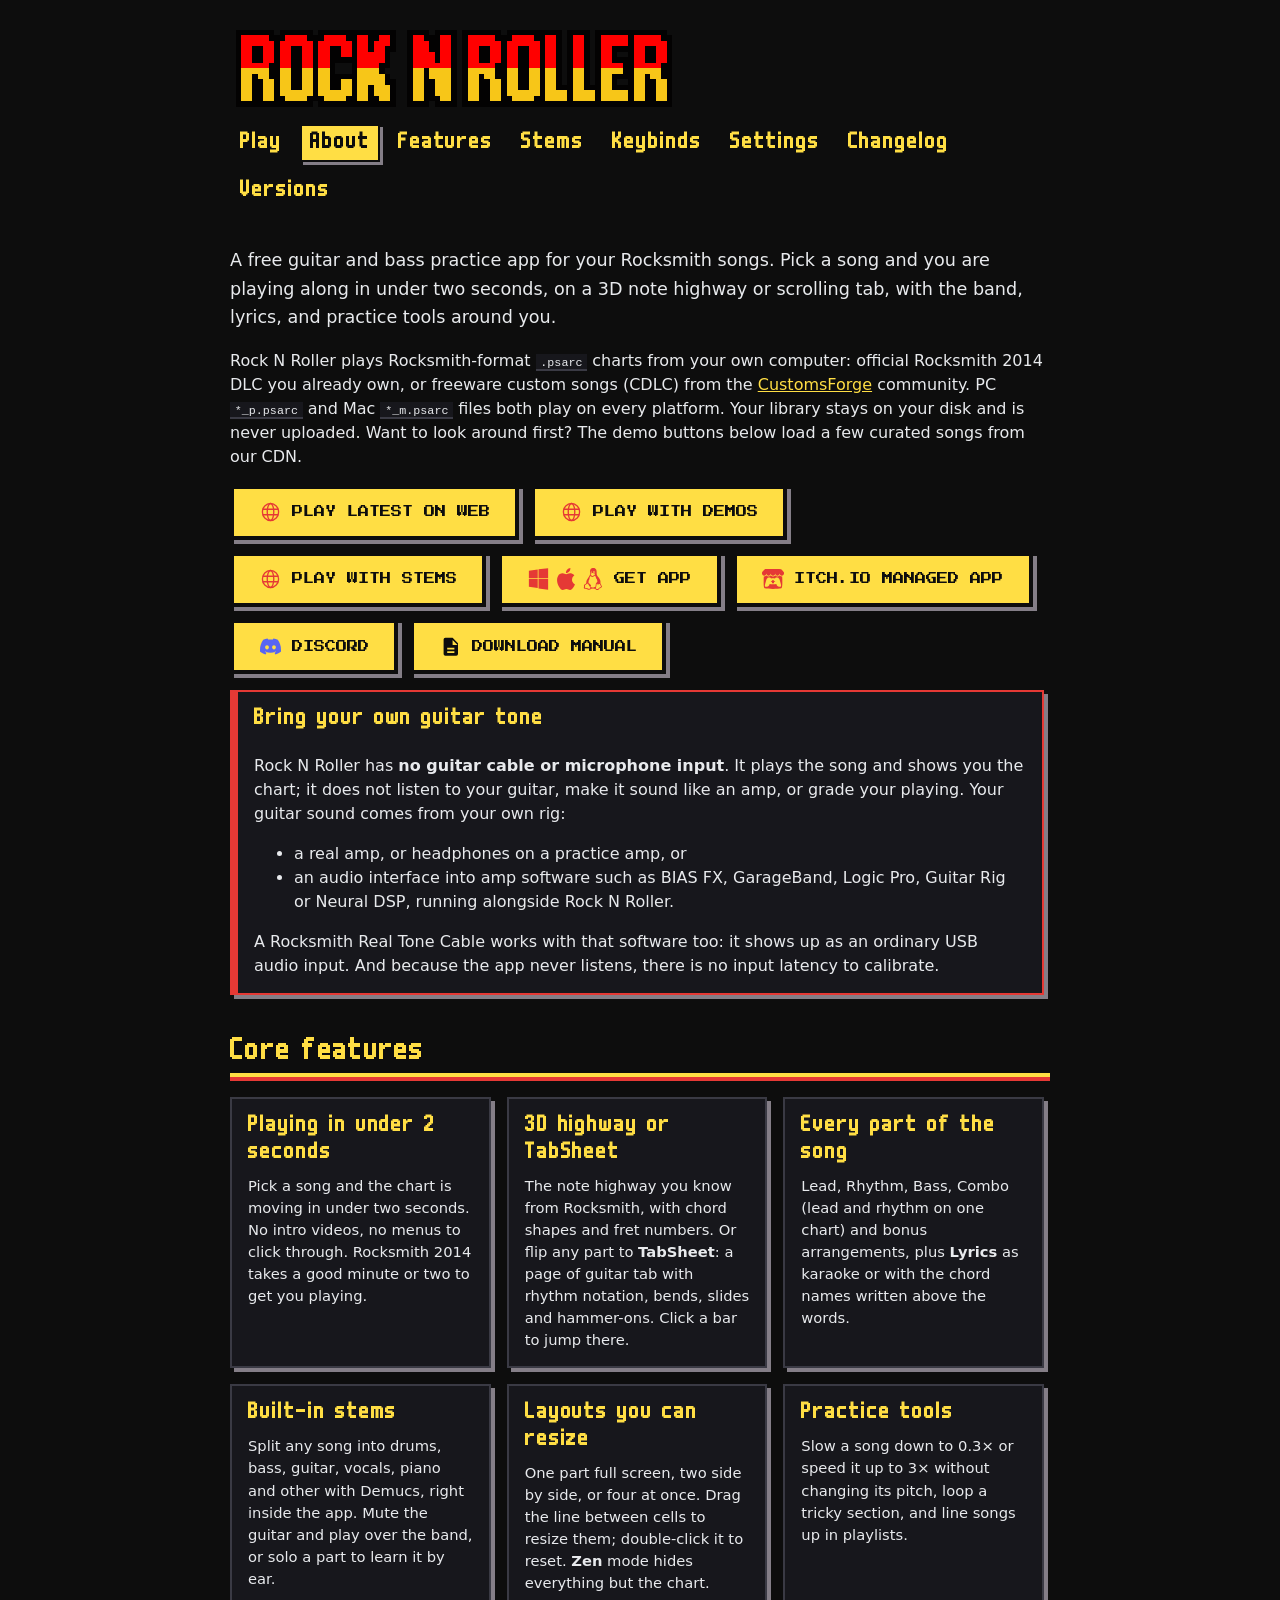
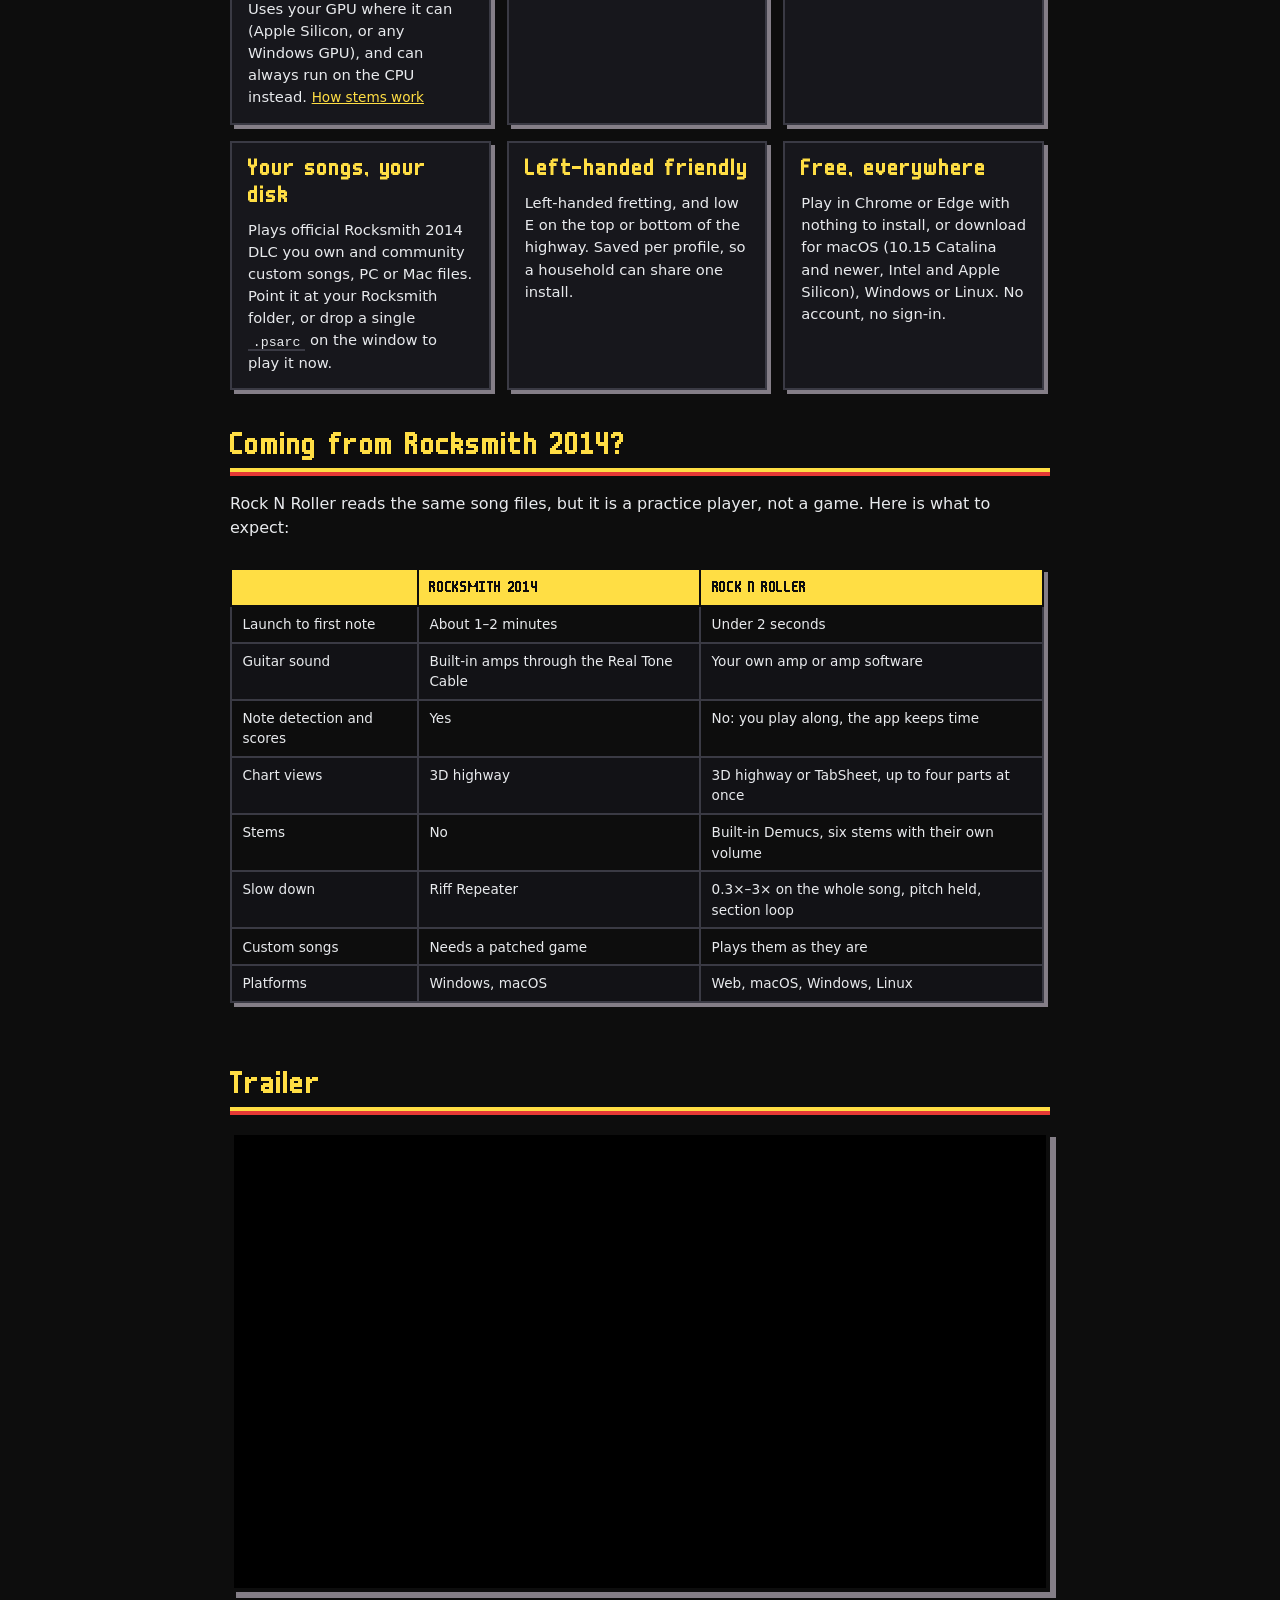
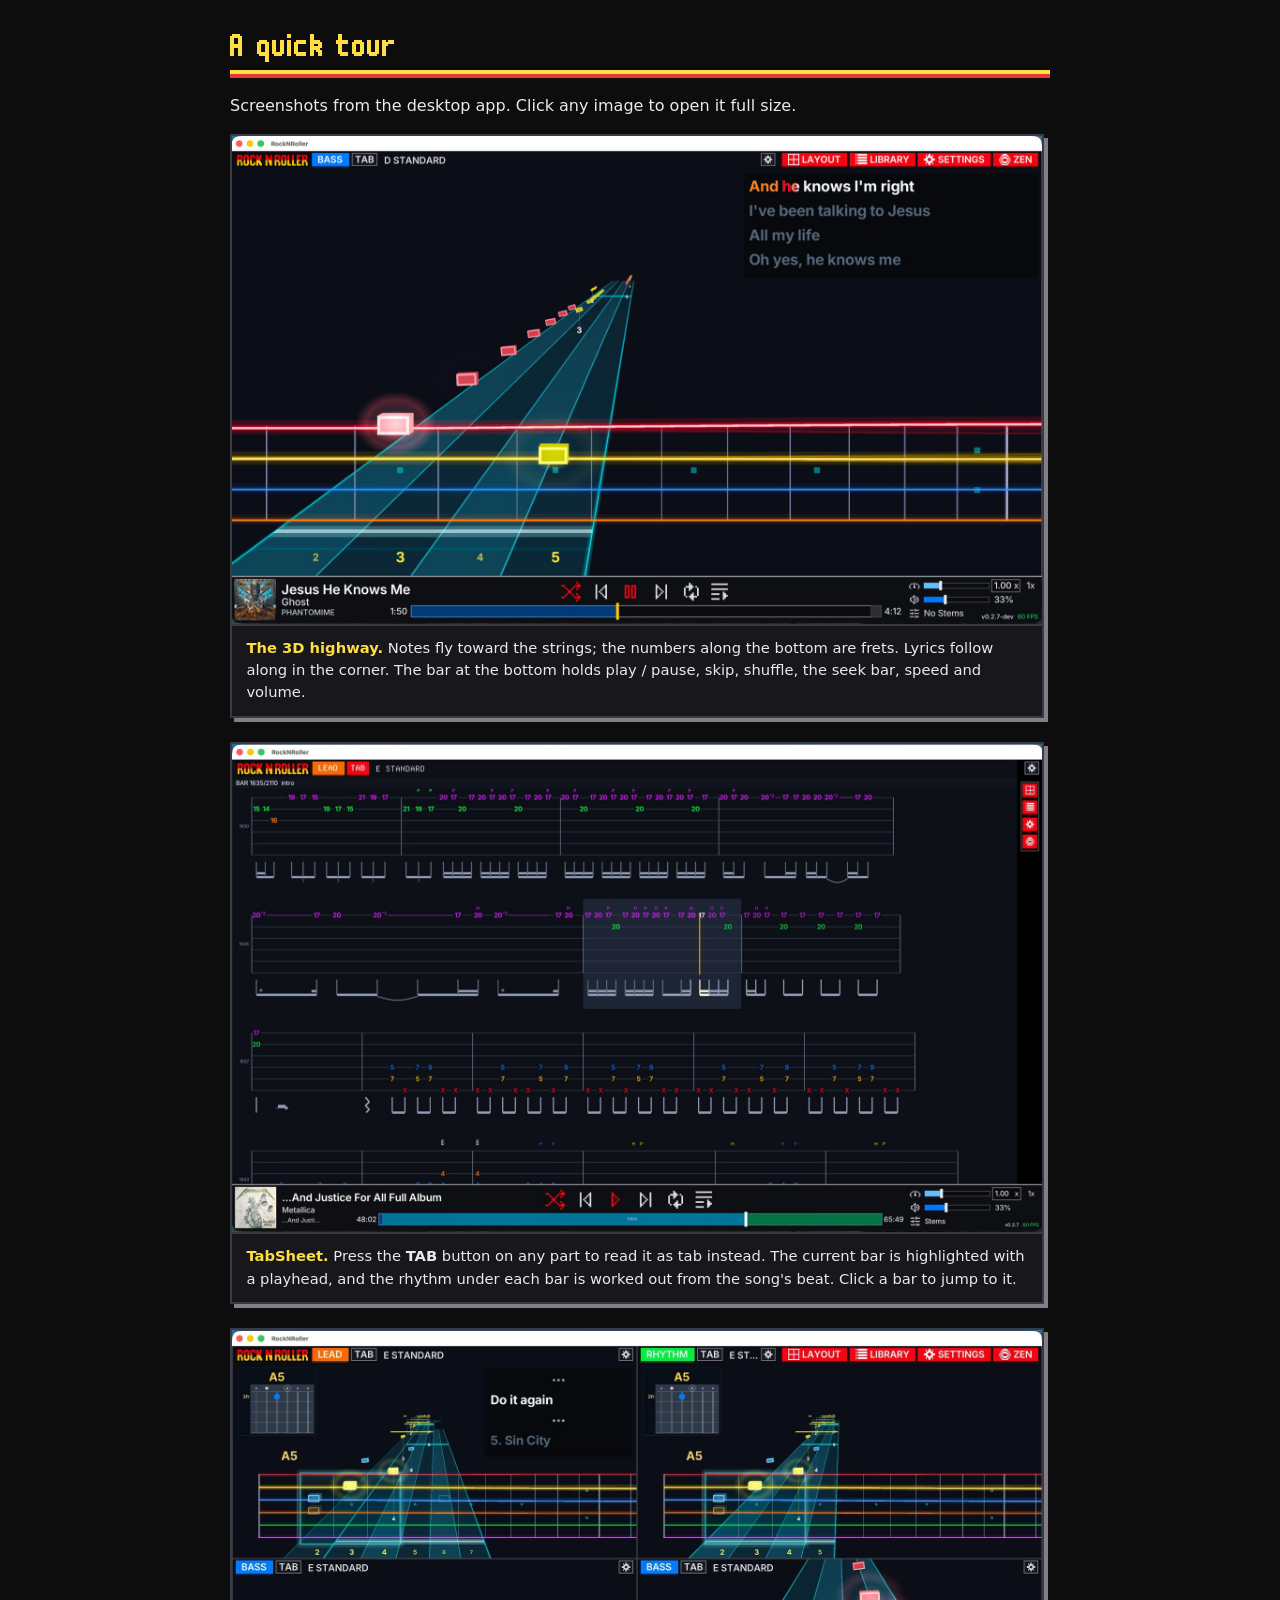
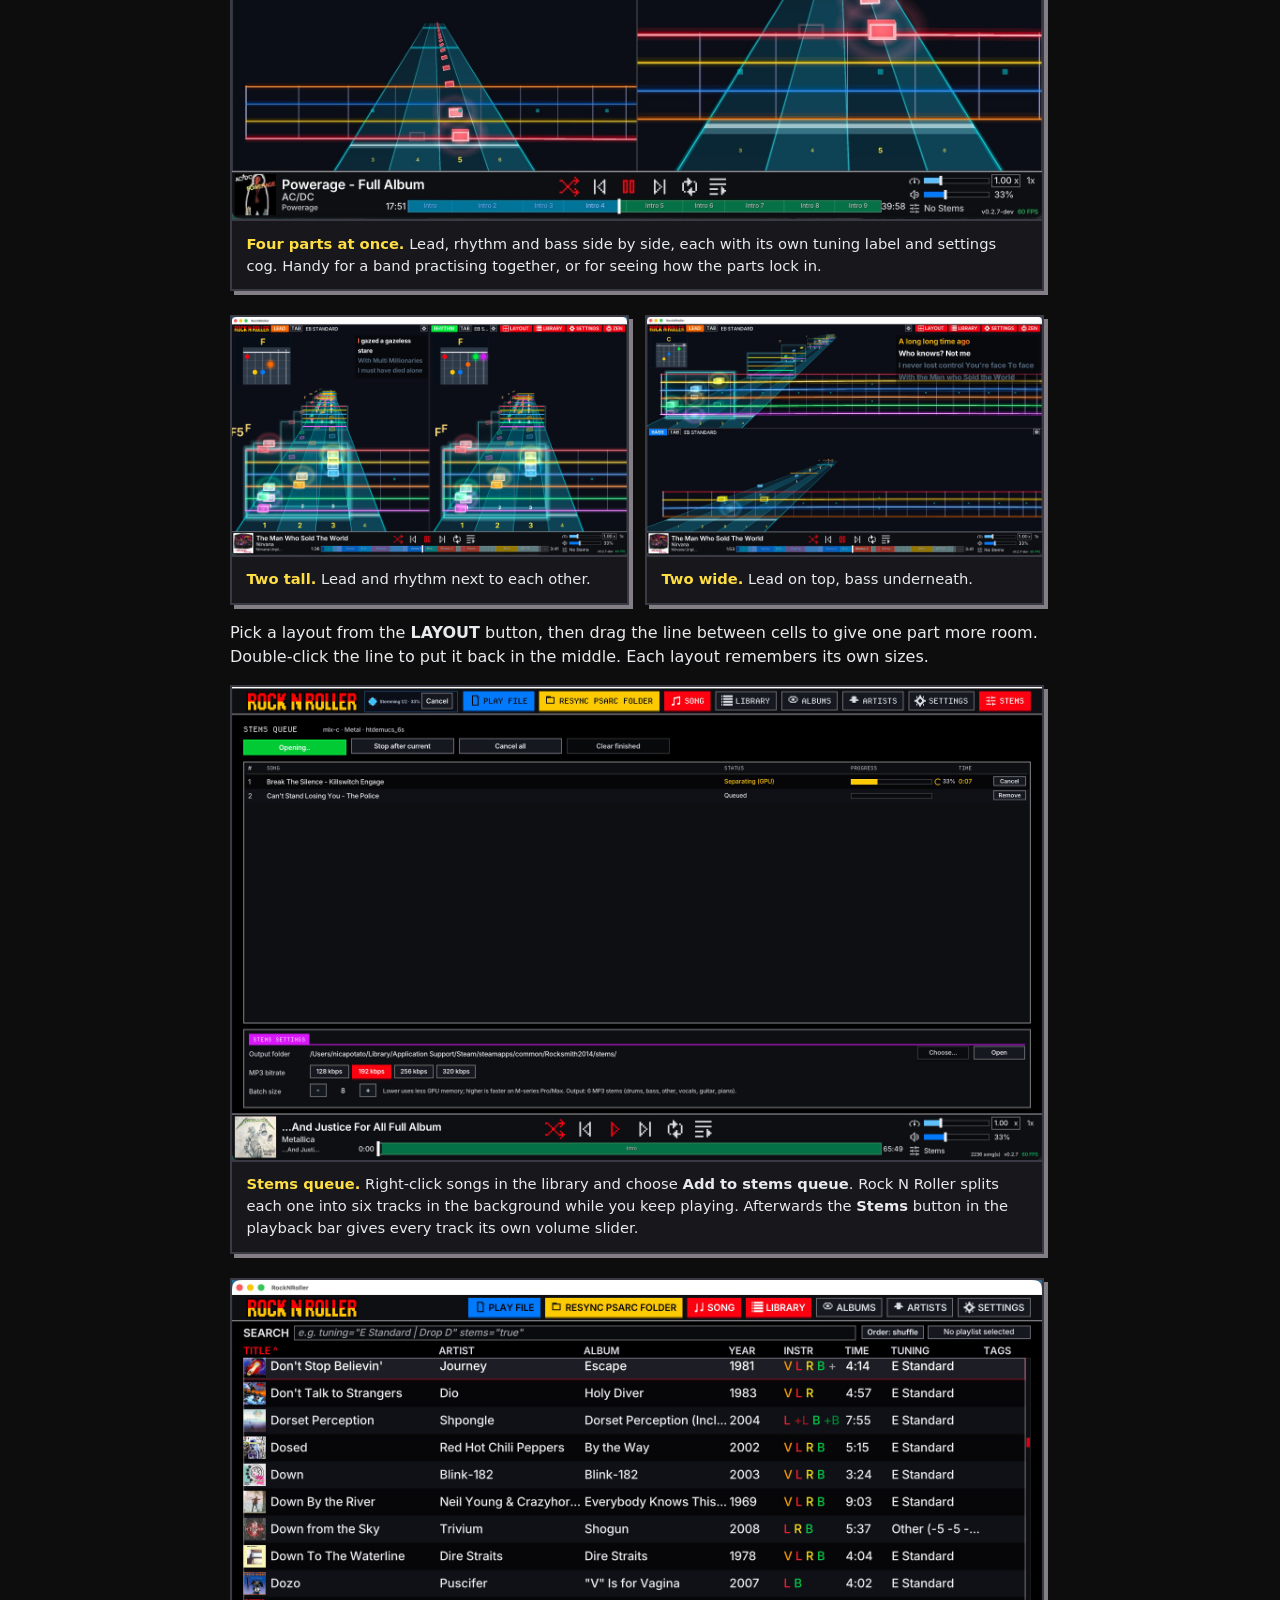
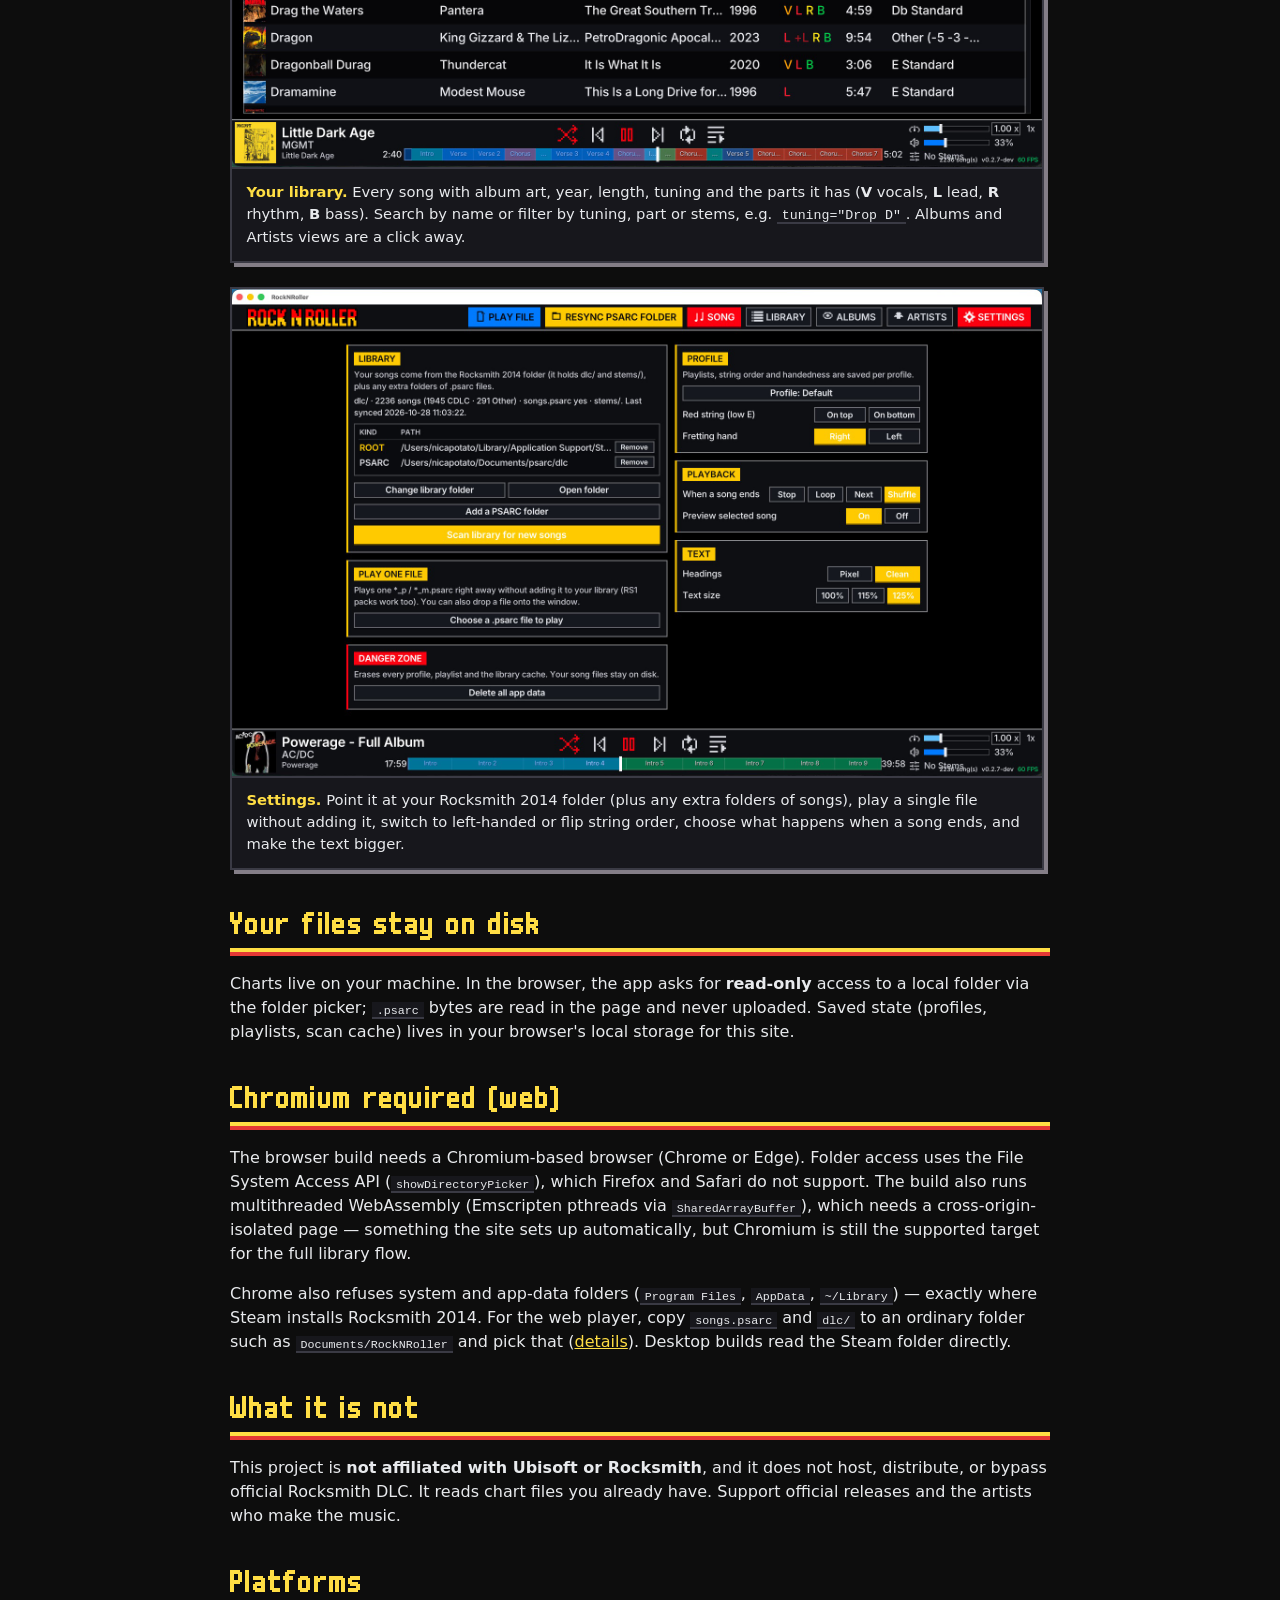
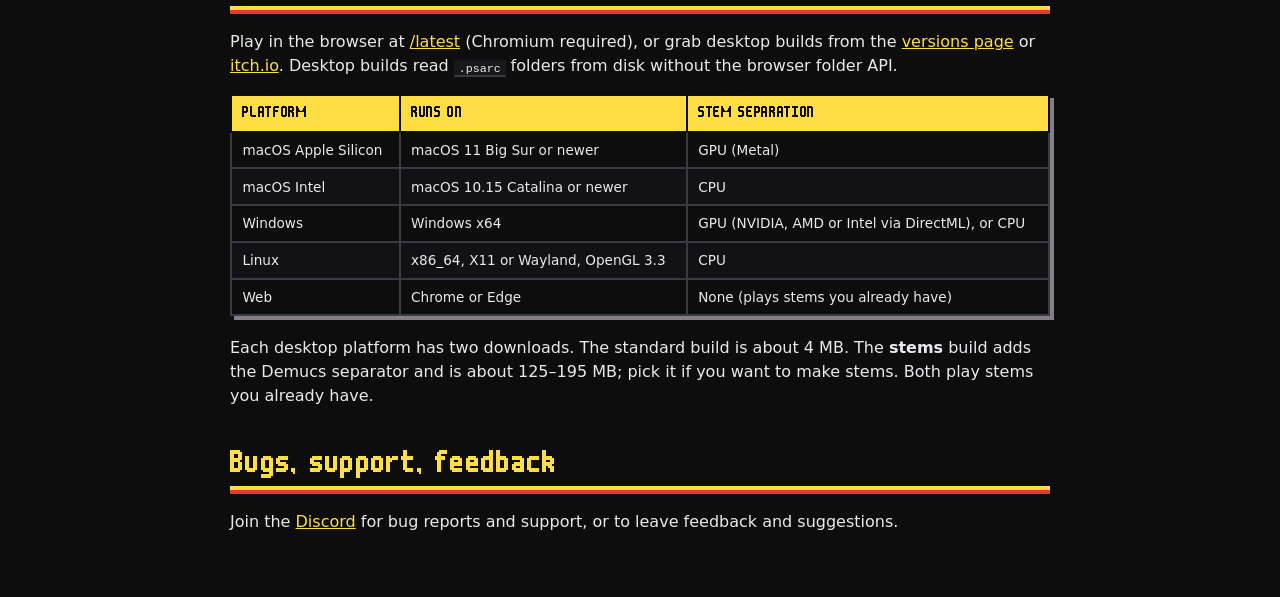
<file: index.html>
<!doctype html>
<html lang="en">
  <head>
    <meta charset="utf-8" />
    <meta name="viewport" content="width=device-width, initial-scale=1" />
    <title>Rock N Roller</title>
    <meta
      name="description"
      content="Free guitar and bass practice app for Rocksmith 2014 songs and CDLC: 3D highway, TabSheet, built-in Demucs stems, resizable layouts. Web, macOS, Windows, Linux."
    />
    <link rel="icon" type="image/png" href="/rocknroller-icon.png" />
    <link rel="preconnect" href="https://fonts.googleapis.com" />
    <link rel="preconnect" href="https://fonts.gstatic.com" crossorigin />
    <link
      href="https://fonts.googleapis.com/css2?family=Press+Start+2P&display=swap"
      rel="stylesheet"
    />
    <link rel="stylesheet" href="/assets/site.css" />
  </head>
  <body>
    <main class="page">
      <h1 class="page__title">
        <img
          class="page__logo"
          src="/rocknroller-logo.png"
          alt="Rock N Roller"
          width="810"
          height="160"
        />
      </h1>
      <nav class="page__nav">
        <a href="/latest/">Play</a>
        <a href="/" aria-current="page">About</a>
        <a href="/features/">Features</a>
        <a href="/demucs-stems/">Stems</a>
        <a href="/keybinds/">Keybinds</a>
        <a href="/configurations/">Settings</a>
        <a href="/changelog/">Changelog</a>
        <a href="/versions/">Versions</a>
      </nav>

      <p class="lede">
        A free guitar and bass practice app for your Rocksmith songs. Pick a
        song and you are playing along in under two seconds, on a 3D note
        highway or scrolling tab, with the band, lyrics, and practice tools
        around you.
      </p>
      <p>
        Rock N Roller plays Rocksmith-format <code>.psarc</code> charts from
        your own computer: official Rocksmith 2014 DLC you already own, or
        freeware custom songs (CDLC) from the
        <a href="https://customsforge.com" rel="noopener">CustomsForge</a>
        community. PC <code>*_p.psarc</code> and Mac <code>*_m.psarc</code>
        files both play on every platform. Your library stays on your disk and
        is never uploaded. Want to look around first? The demo buttons below
        load a few curated songs from our CDN.
      </p>

      <div class="btn-row">
        <a class="btn" href="/latest/">
          <img
            class="btn__icon"
            src="/assets/icons/web.svg"
            alt=""
            width="24"
            height="24"
          />
          Play latest on web
        </a>
        <a class="btn" href="/latest/?demo=songs">
          <img
            class="btn__icon"
            src="/assets/icons/web.svg"
            alt=""
            width="24"
            height="24"
          />
          Play with demos
        </a>
        <a class="btn" href="/latest/?demo=stems">
          <img
            class="btn__icon"
            src="/assets/icons/web.svg"
            alt=""
            width="24"
            height="24"
          />
          Play with stems
        </a>
        <a class="btn" href="/versions/">
          <span class="btn__icons" aria-hidden="true">
            <img
              class="btn__icon"
              src="/assets/icons/windows.svg"
              alt=""
              width="24"
              height="24"
            />
            <img
              class="btn__icon"
              src="/assets/icons/apple.svg"
              alt=""
              width="24"
              height="24"
            />
            <img
              class="btn__icon"
              src="/assets/icons/linux.svg"
              alt=""
              width="24"
              height="24"
            />
          </span>
          Get app
        </a>
        <a
          class="btn"
          href="https://nicapotato.itch.io/rocknroller"
          rel="noopener"
        >
          <img
            class="btn__icon"
            src="/assets/icons/itchdotio.svg"
            alt=""
            width="24"
            height="24"
          />
          Itch.io managed app
        </a>
        <a
          class="btn"
          href="https://discord.gg/RdxyMHs3XQ"
          rel="noopener"
        >
          <img
            class="btn__icon"
            src="/assets/icons/discord.svg"
            alt=""
            width="24"
            height="24"
          />
          Discord
        </a>
        <a class="btn" href="/rocknroller-manual.pdf" download="rocknroller-manual.pdf">
          <svg
            class="btn__icon"
            viewBox="0 0 24 24"
            width="24"
            height="24"
            aria-hidden="true"
            focusable="false"
          >
            <path
              fill="currentColor"
              d="M14 2H6a2 2 0 0 0-2 2v16a2 2 0 0 0 2 2h12a2 2 0 0 0 2-2V8zm0 2.5L19.5 10H14zM8 13h8v2H8zm0 4h8v2H8z"
            />
          </svg>
          Download manual
        </a>
      </div>

      <div class="callout">
        <p class="callout__title">Bring your own guitar tone</p>
        <p>
          Rock N Roller has <strong>no guitar cable or microphone input</strong>.
          It plays the song and shows you the chart; it does not listen to
          your guitar, make it sound like an amp, or grade your playing. Your
          guitar sound comes from your own rig:
        </p>
        <ul>
          <li>a real amp, or headphones on a practice amp, or</li>
          <li>
            an audio interface into amp software such as BIAS FX, GarageBand,
            Logic Pro, Guitar Rig or Neural DSP, running alongside Rock N
            Roller.
          </li>
        </ul>
        <p>
          A Rocksmith Real Tone Cable works with that software too: it shows
          up as an ordinary USB audio input. And because the app never
          listens, there is no input latency to calibrate.
        </p>
      </div>

      <h2 id="core-features">Core features</h2>
      <div class="feature-grid">
        <div class="feature-card">
          <h3>Playing in under 2 seconds</h3>
          <p>
            Pick a song and the chart is moving in under two seconds. No
            intro videos, no menus to click through. Rocksmith 2014 takes a
            good minute or two to get you playing.
          </p>
        </div>
        <div class="feature-card">
          <h3>3D highway or TabSheet</h3>
          <p>
            The note highway you know from Rocksmith, with chord shapes and
            fret numbers. Or flip any part to <strong>TabSheet</strong>: a
            page of guitar tab with rhythm notation, bends, slides and
            hammer-ons. Click a bar to jump there.
          </p>
        </div>
        <div class="feature-card">
          <h3>Every part of the song</h3>
          <p>
            Lead, Rhythm, Bass, Combo (lead and rhythm on one chart) and
            bonus arrangements, plus <strong>Lyrics</strong> as karaoke or
            with the chord names written above the words.
          </p>
        </div>
        <div class="feature-card">
          <h3>Built-in stems</h3>
          <p>
            Split any song into drums, bass, guitar, vocals, piano and other
            with Demucs, right inside the app. Mute the guitar and play over
            the band, or solo a part to learn it by ear.
          </p>
          <p>
            Uses your GPU where it can (Apple Silicon, or any Windows GPU),
            and can always run on the CPU instead.
            <a class="more" href="/demucs-stems/">How stems work</a>
          </p>
        </div>
        <div class="feature-card">
          <h3>Layouts you can resize</h3>
          <p>
            One part full screen, two side by side, or four at once. Drag the
            line between cells to resize them; double-click it to reset.
            <strong>Zen</strong> mode hides everything but the chart.
          </p>
        </div>
        <div class="feature-card">
          <h3>Practice tools</h3>
          <p>
            Slow a song down to 0.3× or speed it up to 3× without changing
            its pitch, loop a tricky section, and line songs up in playlists.
          </p>
        </div>
        <div class="feature-card">
          <h3>Your songs, your disk</h3>
          <p>
            Plays official Rocksmith 2014 DLC you own and community custom
            songs, PC or Mac files. Point it at your Rocksmith folder, or
            drop a single <code>.psarc</code> on the window to play it now.
          </p>
        </div>
        <div class="feature-card">
          <h3>Left-handed friendly</h3>
          <p>
            Left-handed fretting, and low E on the top or bottom of the
            highway. Saved per profile, so a household can share one install.
          </p>
        </div>
        <div class="feature-card">
          <h3>Free, everywhere</h3>
          <p>
            Play in Chrome or Edge with nothing to install, or download for
            macOS (10.15 Catalina and newer, Intel and Apple Silicon),
            Windows or Linux. No account, no sign-in.
          </p>
        </div>
      </div>

      <h2 id="vs-rocksmith">Coming from Rocksmith 2014?</h2>
      <p>
        Rock N Roller reads the same song files, but it is a practice player,
        not a game. Here is what to expect:
      </p>
      <div class="versions-scroll">
        <table class="specs">
          <thead>
            <tr>
              <th></th>
              <th>Rocksmith 2014</th>
              <th>Rock N Roller</th>
            </tr>
          </thead>
          <tbody>
            <tr>
              <td>Launch to first note</td>
              <td>About 1–2 minutes</td>
              <td>Under 2 seconds</td>
            </tr>
            <tr>
              <td>Guitar sound</td>
              <td>Built-in amps through the Real Tone Cable</td>
              <td>Your own amp or amp software</td>
            </tr>
            <tr>
              <td>Note detection and scores</td>
              <td>Yes</td>
              <td>No: you play along, the app keeps time</td>
            </tr>
            <tr>
              <td>Chart views</td>
              <td>3D highway</td>
              <td>3D highway or TabSheet, up to four parts at once</td>
            </tr>
            <tr>
              <td>Stems</td>
              <td>No</td>
              <td>Built-in Demucs, six stems with their own volume</td>
            </tr>
            <tr>
              <td>Slow down</td>
              <td>Riff Repeater</td>
              <td>0.3×–3× on the whole song, pitch held, section loop</td>
            </tr>
            <tr>
              <td>Custom songs</td>
              <td>Needs a patched game</td>
              <td>Plays them as they are</td>
            </tr>
            <tr>
              <td>Platforms</td>
              <td>Windows, macOS</td>
              <td>Web, macOS, Windows, Linux</td>
            </tr>
          </tbody>
        </table>
      </div>

      <h2>Trailer</h2>
      <div class="video-embed">
        <iframe
          src="https://www.youtube.com/embed/mZiZ-eMecio"
          title="RocknRoller PSARC CDLC Player Freeware - Beta 0.2.2"
          allow="accelerometer; autoplay; clipboard-write; encrypted-media; gyroscope; picture-in-picture; web-share"
          allowfullscreen
          referrerpolicy="strict-origin-when-cross-origin"
        ></iframe>
      </div>

      <h2 id="tour">A quick tour</h2>
      <p>
        Screenshots from the desktop app. Click any image to open it full
        size.
      </p>

      <figure class="shot">
        <a href="/assets/promo/full-layout.jpg">
          <img
            src="/assets/promo/full-layout.jpg"
            alt="One 3D bass highway filling the window, with karaoke lyrics in the top-right corner and the playback bar along the bottom"
            width="1728"
            height="1040"
            loading="lazy"
          />
        </a>
        <figcaption>
          <strong>The 3D highway.</strong> Notes fly toward the strings; the
          numbers along the bottom are frets. Lyrics follow along in the
          corner. The bar at the bottom holds play / pause, skip, shuffle, the
          seek bar, speed and volume.
        </figcaption>
      </figure>

      <figure class="shot">
        <a href="/assets/promo/tabsheet.jpg">
          <img
            src="/assets/promo/tabsheet.jpg"
            alt="TabSheet view: rows of guitar tab with coloured fret numbers, hammer-on and pull-off marks, and rhythm notation under each bar"
            width="1728"
            height="1042"
            loading="lazy"
          />
        </a>
        <figcaption>
          <strong>TabSheet.</strong> Press the <strong>TAB</strong> button on
          any part to read it as tab instead. The current bar is highlighted
          with a playhead, and the rhythm under each bar is worked out from
          the song's beat. Click a bar to jump to it.
        </figcaption>
      </figure>

      <figure class="shot">
        <a href="/assets/promo/4-cell-layout.jpg">
          <img
            src="/assets/promo/4-cell-layout.jpg"
            alt="Four highways in a two-by-two grid: lead, rhythm and two bass views, with chord diagrams and lyrics"
            width="1728"
            height="1043"
            loading="lazy"
          />
        </a>
        <figcaption>
          <strong>Four parts at once.</strong> Lead, rhythm and bass side by
          side, each with its own tuning label and settings cog. Handy for a
          band practising together, or for seeing how the parts lock in.
        </figcaption>
      </figure>

      <div class="shot-grid">
        <figure class="shot">
          <a href="/assets/promo/2-tall-layout.jpg">
            <img
              src="/assets/promo/2-tall-layout.jpg"
              alt="Two tall cells side by side: lead and rhythm highways with chord diagrams"
              width="1728"
              height="1040"
              loading="lazy"
            />
          </a>
          <figcaption>
            <strong>Two tall.</strong> Lead and rhythm next to each other.
          </figcaption>
        </figure>
        <figure class="shot">
          <a href="/assets/promo/2-wide-layout.jpg">
            <img
              src="/assets/promo/2-wide-layout.jpg"
              alt="Two wide cells stacked: lead highway with lyrics on top, bass highway below"
              width="1728"
              height="1038"
              loading="lazy"
            />
          </a>
          <figcaption>
            <strong>Two wide.</strong> Lead on top, bass underneath.
          </figcaption>
        </figure>
      </div>
      <p>
        Pick a layout from the <strong>LAYOUT</strong> button, then drag the
        line between cells to give one part more room. Double-click the line
        to put it back in the middle. Each layout remembers its own sizes.
      </p>

      <figure class="shot">
        <a href="/assets/promo/stems.jpg">
          <img
            src="/assets/promo/stems.jpg"
            alt="Stems queue screen: one song separating on the GPU at 33 percent, another queued, with output folder and MP3 bitrate settings below"
            width="1728"
            height="1008"
            loading="lazy"
          />
        </a>
        <figcaption>
          <strong>Stems queue.</strong> Right-click songs in the library and
          choose <strong>Add to stems queue</strong>. Rock N Roller splits
          each one into six tracks in the background while you keep playing.
          Afterwards the <strong>Stems</strong> button in the playback bar
          gives every track its own volume slider.
        </figcaption>
      </figure>

      <figure class="shot">
        <a href="/assets/promo/catalog.jpg">
          <img
            src="/assets/promo/catalog.jpg"
            alt="Song library: rows with album art, title, artist, album, year, available parts, length and tuning, under a search bar"
            width="1728"
            height="1040"
            loading="lazy"
          />
        </a>
        <figcaption>
          <strong>Your library.</strong> Every song with album art, year,
          length, tuning and the parts it has (<strong>V</strong> vocals,
          <strong>L</strong> lead, <strong>R</strong> rhythm,
          <strong>B</strong> bass). Search by name or filter by tuning, part
          or stems, e.g. <code>tuning="Drop D"</code>. Albums and Artists
          views are a click away.
        </figcaption>
      </figure>

      <figure class="shot">
        <a href="/assets/promo/settings.jpg">
          <img
            src="/assets/promo/settings.jpg"
            alt="Settings screen with Library, Play one file, Profile, Playback and Text panels"
            width="1728"
            height="1040"
            loading="lazy"
          />
        </a>
        <figcaption>
          <strong>Settings.</strong> Point it at your Rocksmith 2014 folder
          (plus any extra folders of songs), play a single file without
          adding it, switch to left-handed or flip string order, choose what
          happens when a song ends, and make the text bigger.
        </figcaption>
      </figure>

      <h2>Your files stay on disk</h2>
      <p>
        Charts live on your machine. In the browser, the app asks for
        <strong>read-only</strong> access to a local folder via the folder
        picker; <code>.psarc</code> bytes are read in the page and never
        uploaded. Saved state (profiles, playlists, scan cache) lives in your
        browser's local storage for this site.
      </p>

      <h2>Chromium required (web)</h2>
      <p>
        The browser build needs a Chromium-based browser (Chrome or Edge).
        Folder access uses the File System Access API
        (<code>showDirectoryPicker</code>), which Firefox and Safari do not
        support. The build also runs multithreaded WebAssembly (Emscripten
        pthreads via <code>SharedArrayBuffer</code>), which needs a
        cross-origin-isolated page — something the site sets up automatically,
        but Chromium is still the supported target for the full library flow.
      </p>
      <p>
        Chrome also refuses system and app-data folders
        (<code>Program Files</code>, <code>AppData</code>,
        <code>~/Library</code>) — exactly where Steam installs Rocksmith 2014.
        For the web player, copy <code>songs.psarc</code> and
        <code>dlc/</code> to an ordinary folder such as
        <code>Documents/RockNRoller</code> and pick that
        (<a href="/features/#web-blocked-folders">details</a>). Desktop builds
        read the Steam folder directly.
      </p>

      <h2>What it is not</h2>
      <p>
        This project is <strong>not affiliated with Ubisoft or Rocksmith</strong>,
        and it does not host, distribute, or bypass official Rocksmith DLC. It
        reads chart files you already have. Support official releases and the
        artists who make the music.
      </p>

      <h2>Platforms</h2>
      <p>
        Play in the browser at <a href="/latest/">/latest</a> (Chromium
        required), or grab desktop builds from the
        <a href="/versions/">versions page</a> or
        <a href="https://nicapotato.itch.io/rocknroller" rel="noopener">itch.io</a>.
        Desktop builds read <code>.psarc</code> folders from disk without the
        browser folder API.
      </p>
      <table class="specs">
        <thead>
          <tr>
            <th>Platform</th>
            <th>Runs on</th>
            <th>Stem separation</th>
          </tr>
        </thead>
        <tbody>
          <tr>
            <td>macOS Apple Silicon</td>
            <td>macOS 11 Big Sur or newer</td>
            <td>GPU (Metal)</td>
          </tr>
          <tr>
            <td>macOS Intel</td>
            <td>macOS 10.15 Catalina or newer</td>
            <td>CPU</td>
          </tr>
          <tr>
            <td>Windows</td>
            <td>Windows x64</td>
            <td>GPU (NVIDIA, AMD or Intel via DirectML), or CPU</td>
          </tr>
          <tr>
            <td>Linux</td>
            <td>x86_64, X11 or Wayland, OpenGL 3.3</td>
            <td>CPU</td>
          </tr>
          <tr>
            <td>Web</td>
            <td>Chrome or Edge</td>
            <td>None (plays stems you already have)</td>
          </tr>
        </tbody>
      </table>
      <p>
        Each desktop platform has two downloads. The standard build is about
        4&nbsp;MB. The <strong>stems</strong> build adds the Demucs separator
        and is about 125–195&nbsp;MB; pick it if you want to make stems. Both
        play stems you already have.
      </p>

      <h2>Bugs, support, feedback</h2>
      <p>
        Join the
        <a href="https://discord.gg/RdxyMHs3XQ" rel="noopener">Discord</a>
        for bug reports and support, or to leave feedback and suggestions.
      </p>

    </main>
    <script src="/assets/content-pages.js"></script>
    <!-- Cloudflare Web Analytics --><script type='module' src='https://static.cloudflareinsights.com/beacon.min.js' data-cf-beacon='{"token": "a7234cc8c2b3478aa4cf798bf9eefd95"}'></script><!-- End Cloudflare Web Analytics -->
  </body>
</html>
</file>
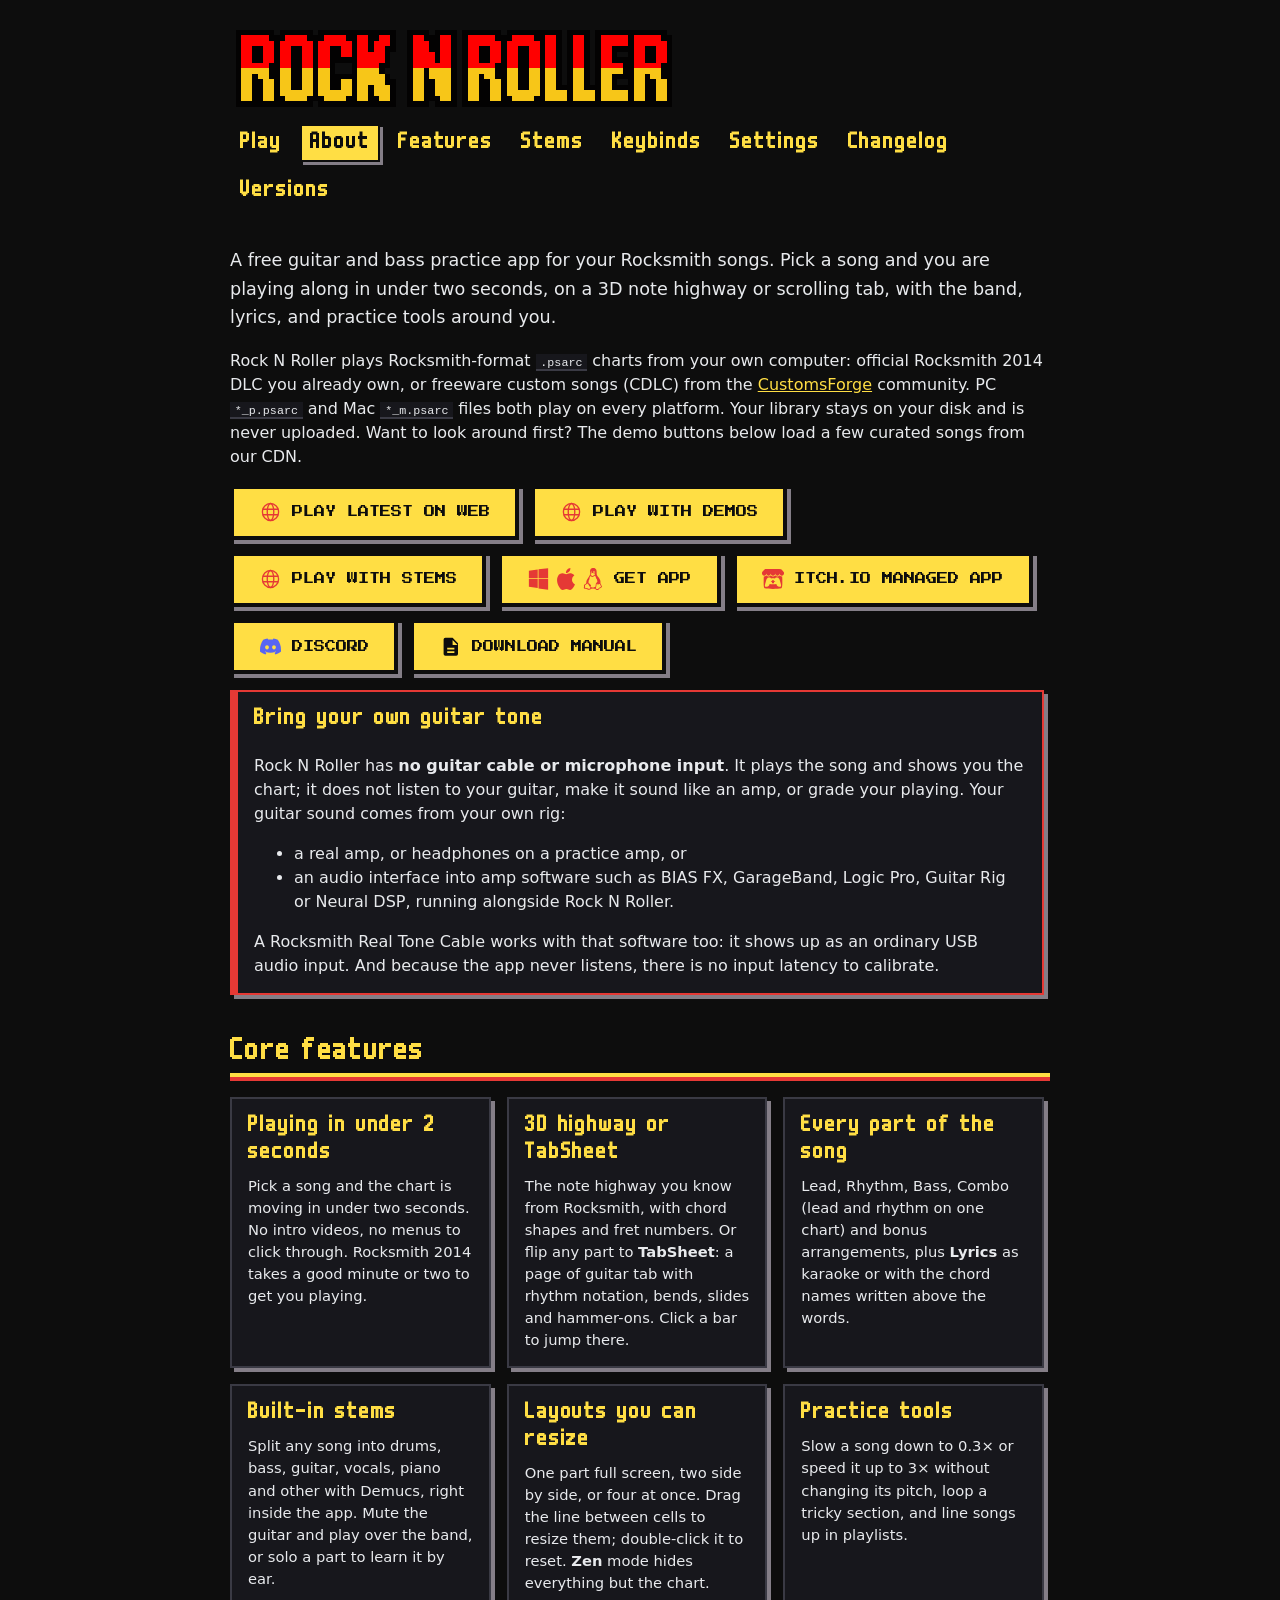
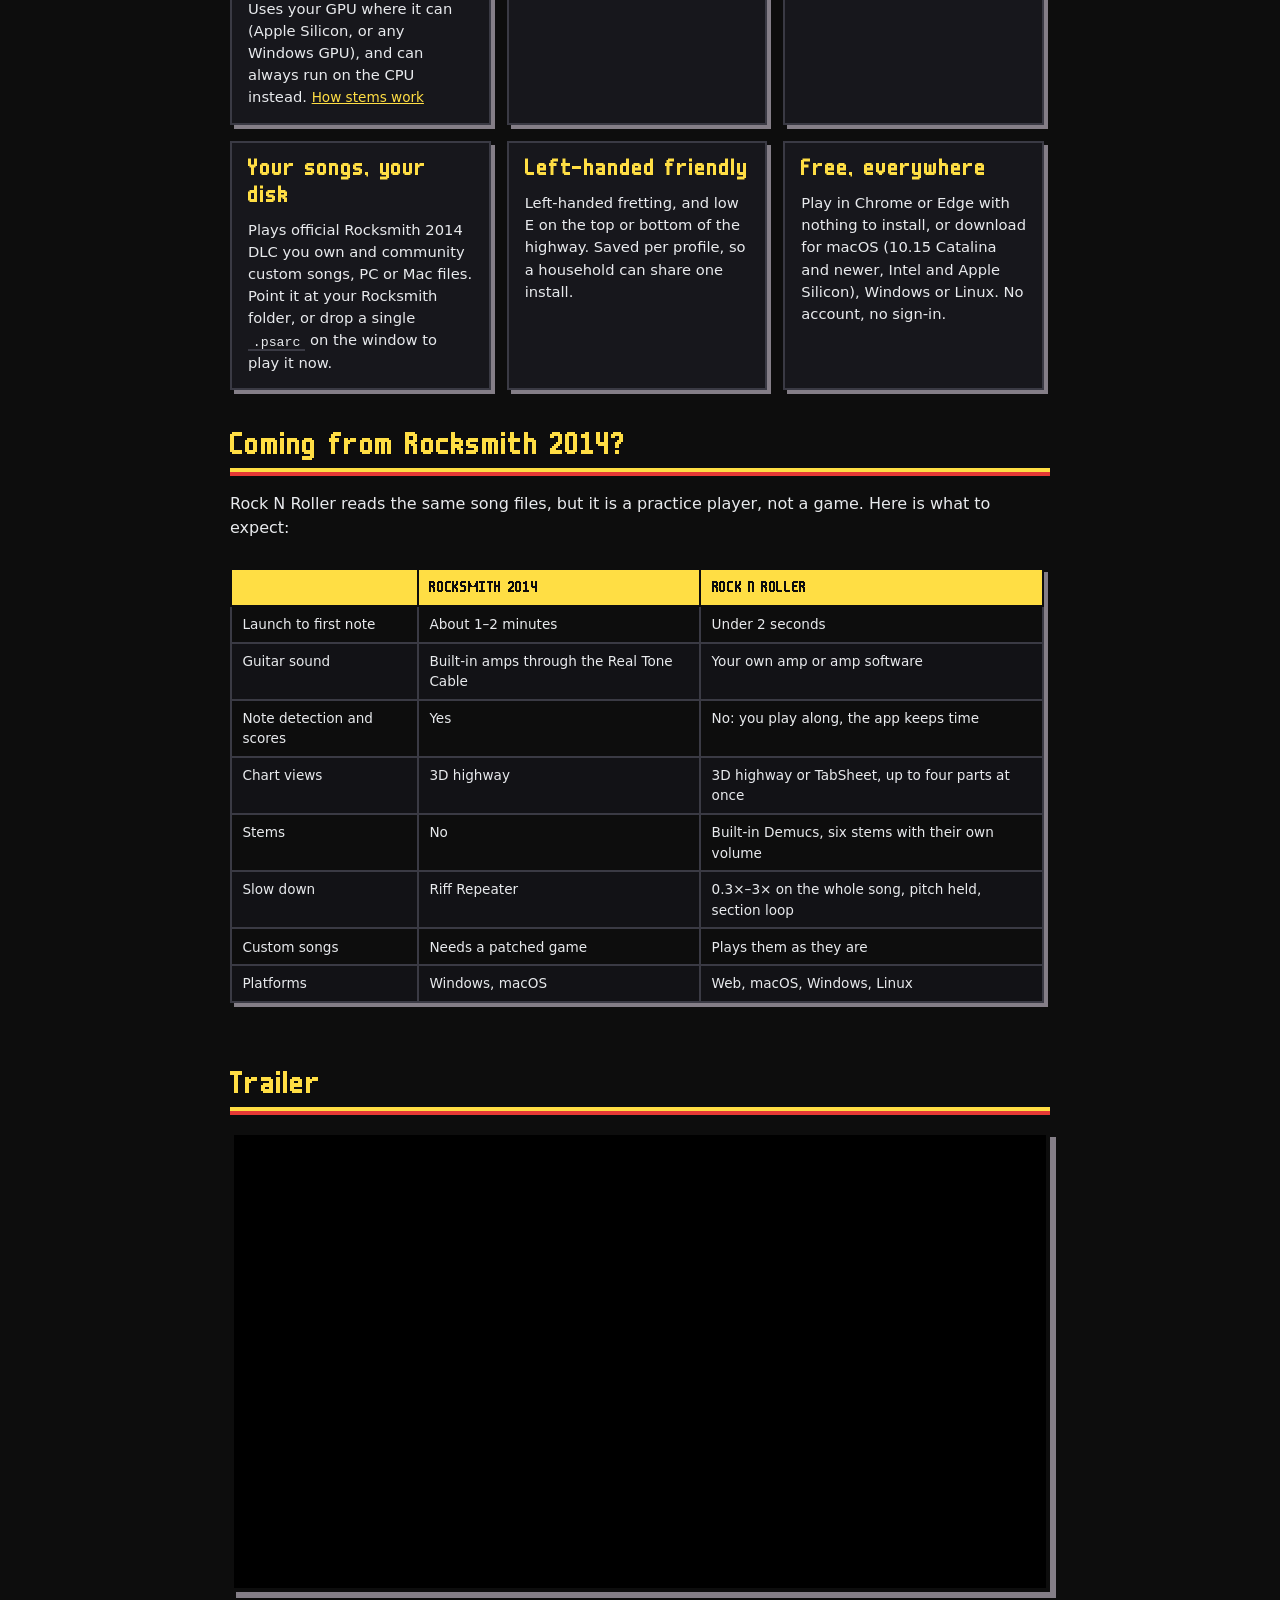
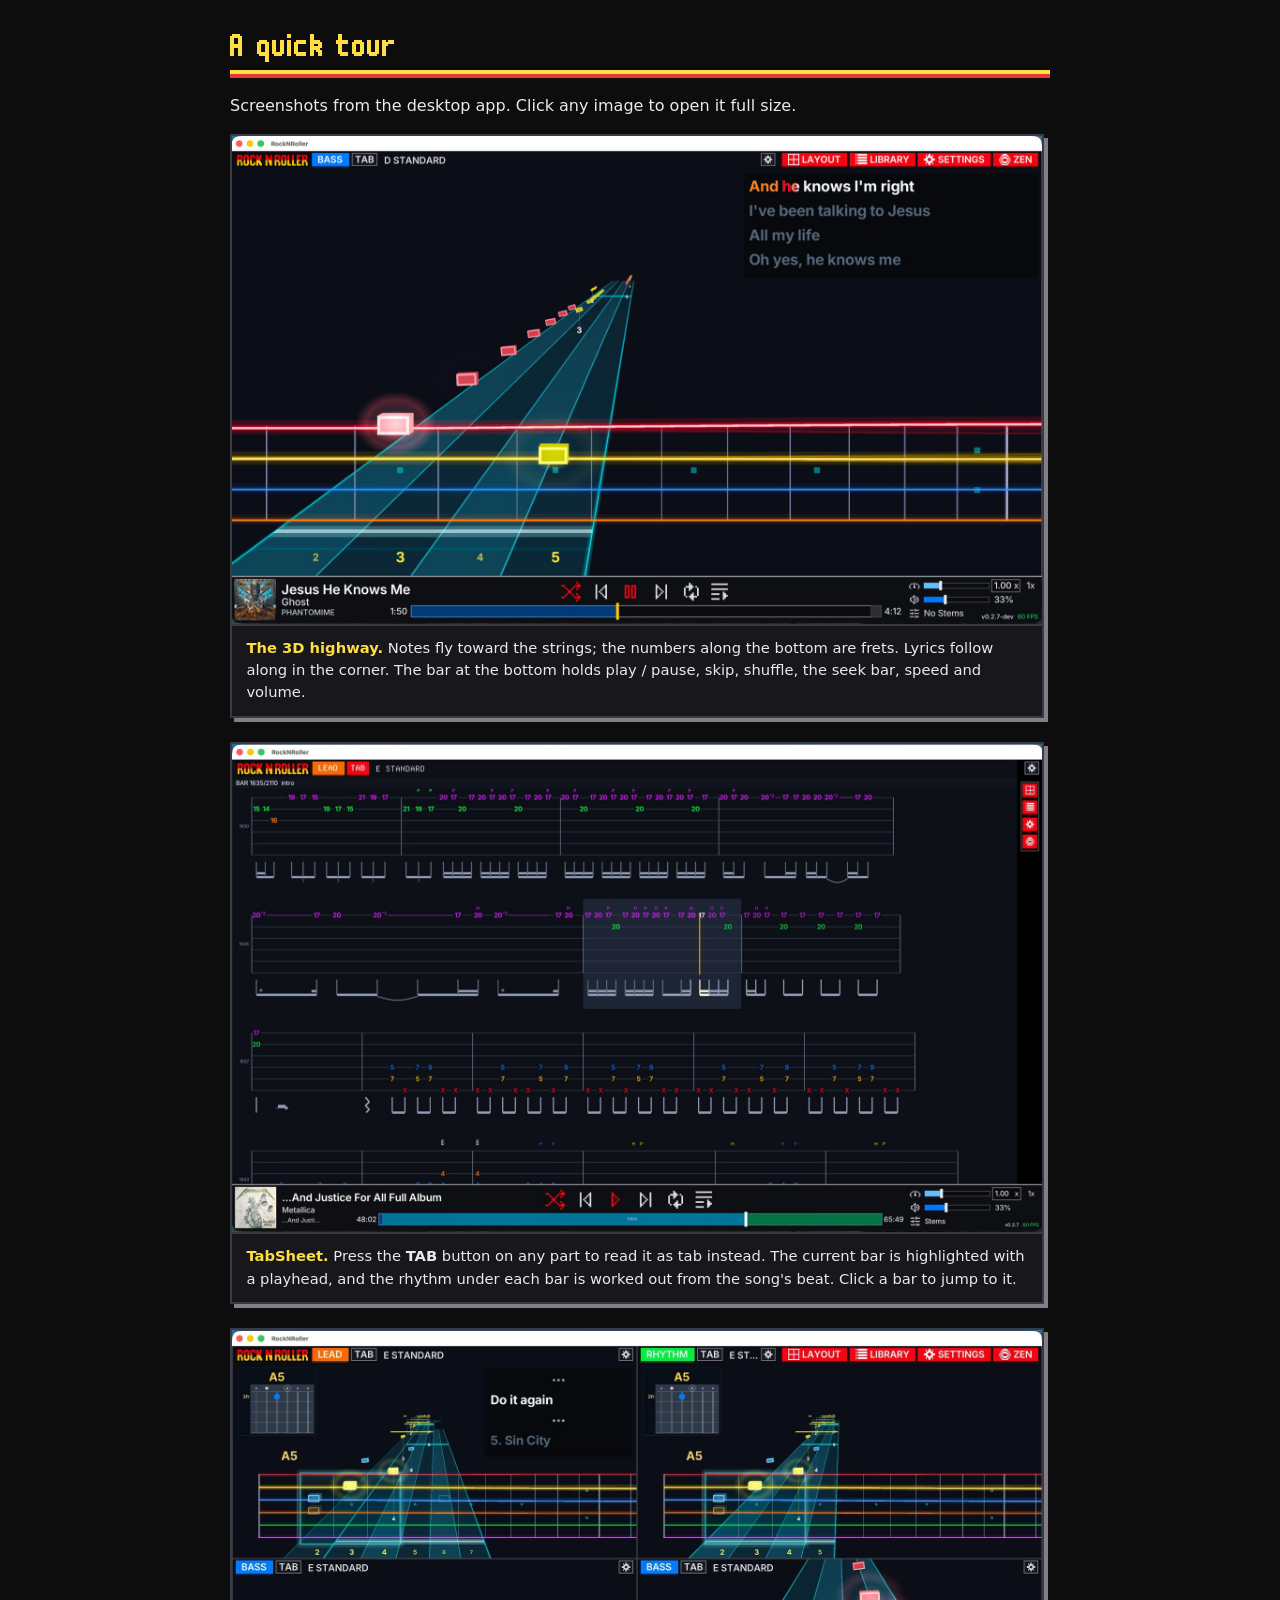
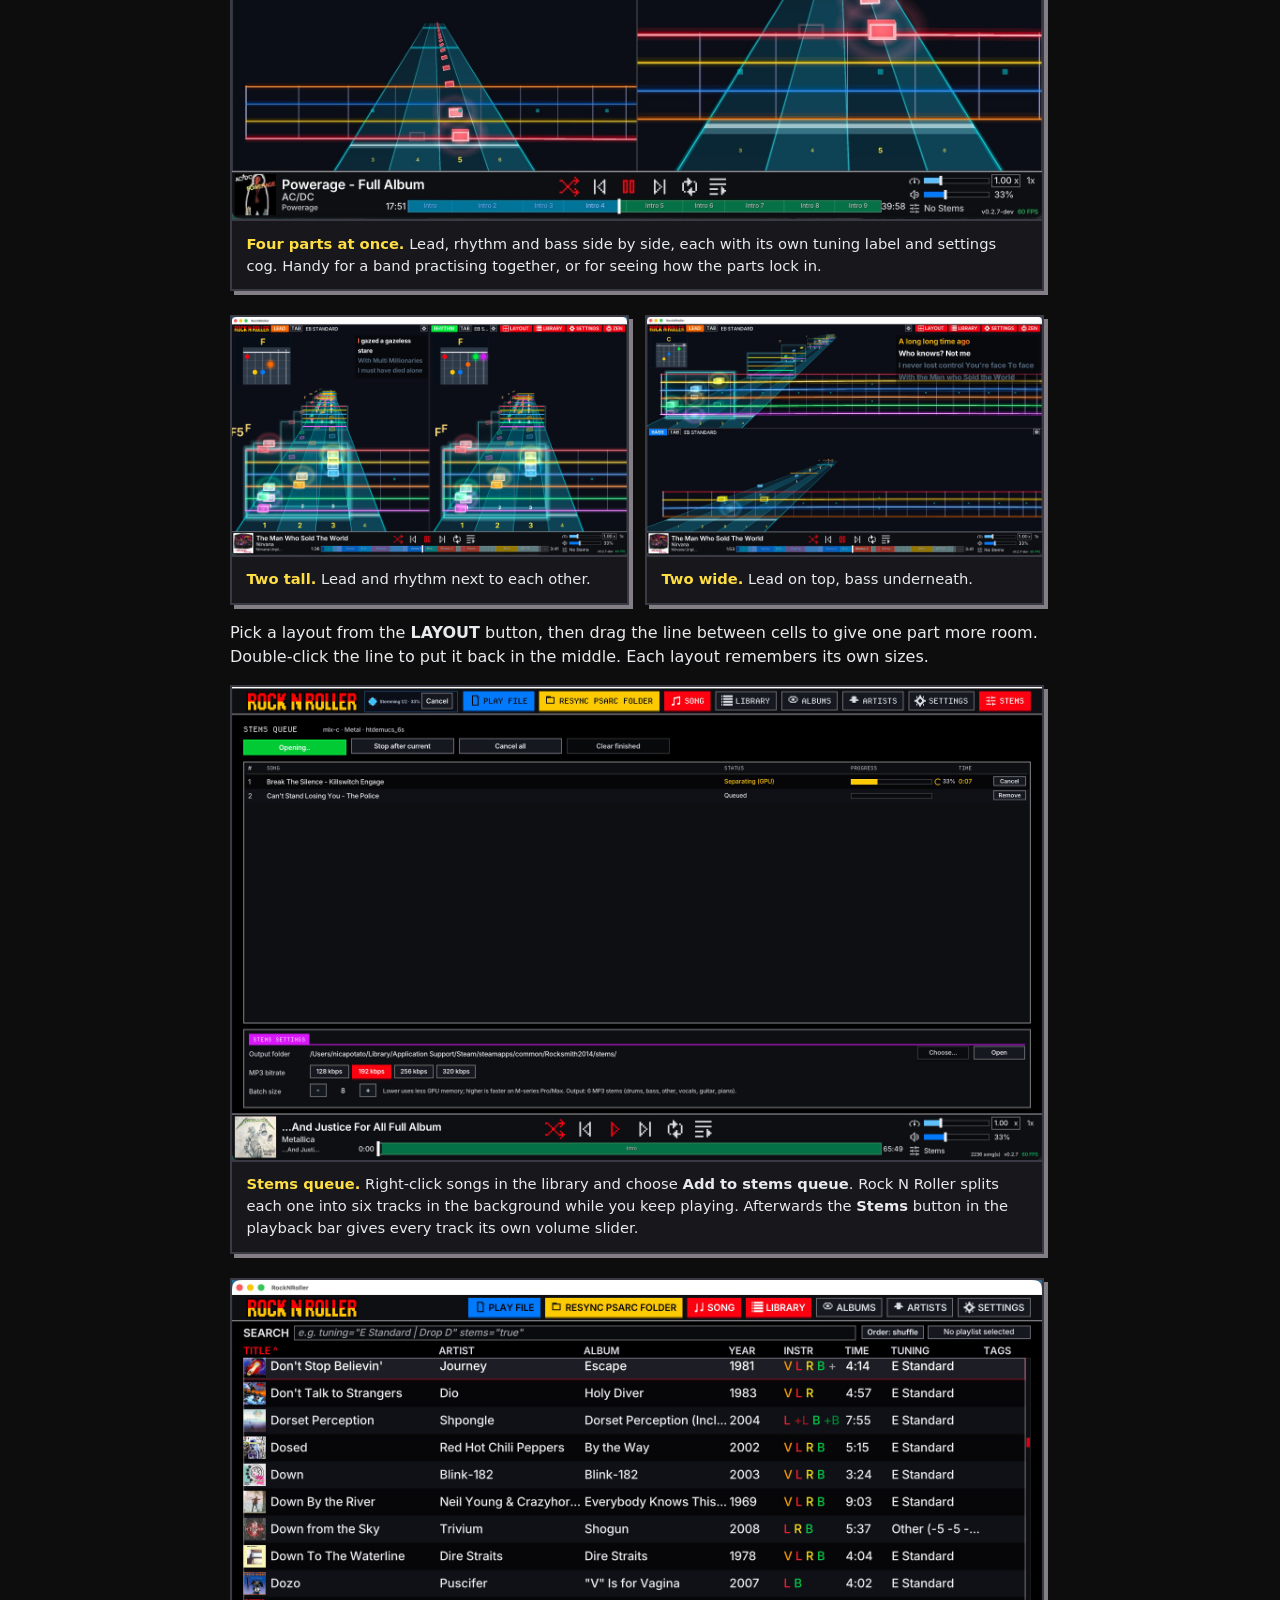
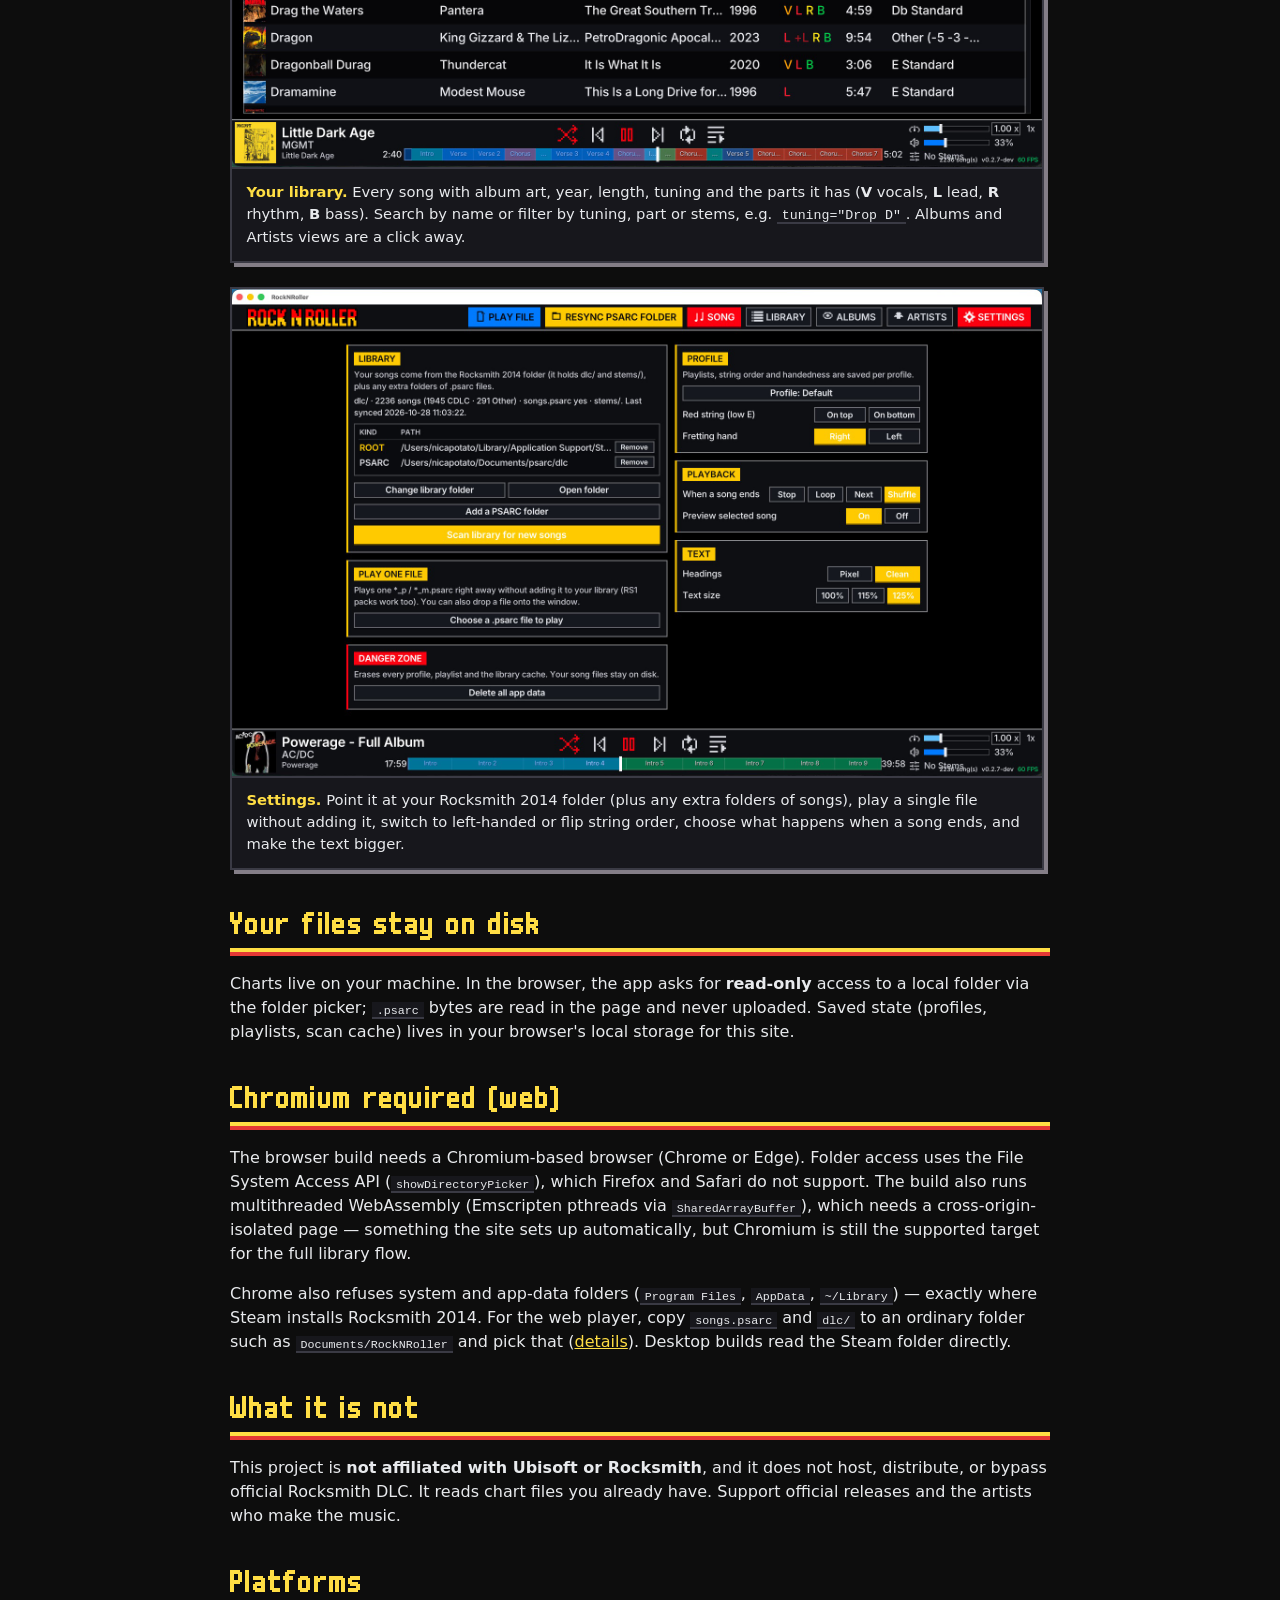
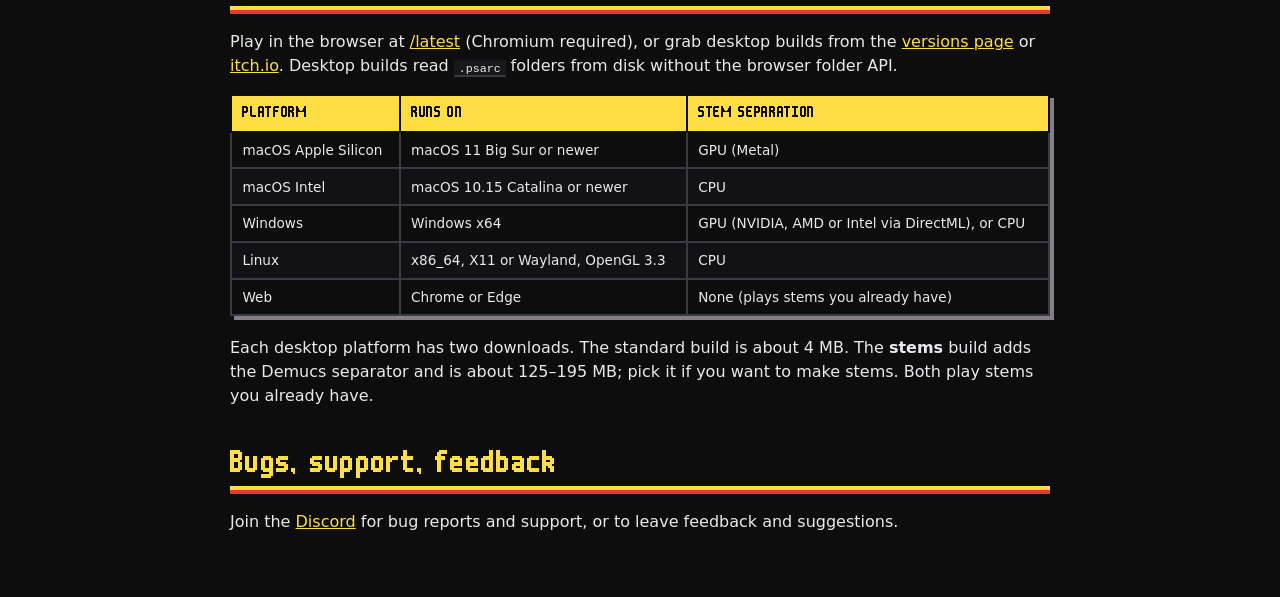
<file: about/index.html>
<!doctype html>
<html lang="en">
  <head>
    <meta charset="utf-8" />
    <meta http-equiv="refresh" content="0; url=/" />
    <title>Redirecting…</title>
    <script>
      window.location.replace("/");
    </script>
  </head>
  <body>
    <p style="color: #e8eaed; background: #0d0d0d; font-family: monospace; padding: 2rem">
      Redirecting to <a href="/" style="color: #ffde44">/</a>…
    </p>
  </body>
</html>
</file>
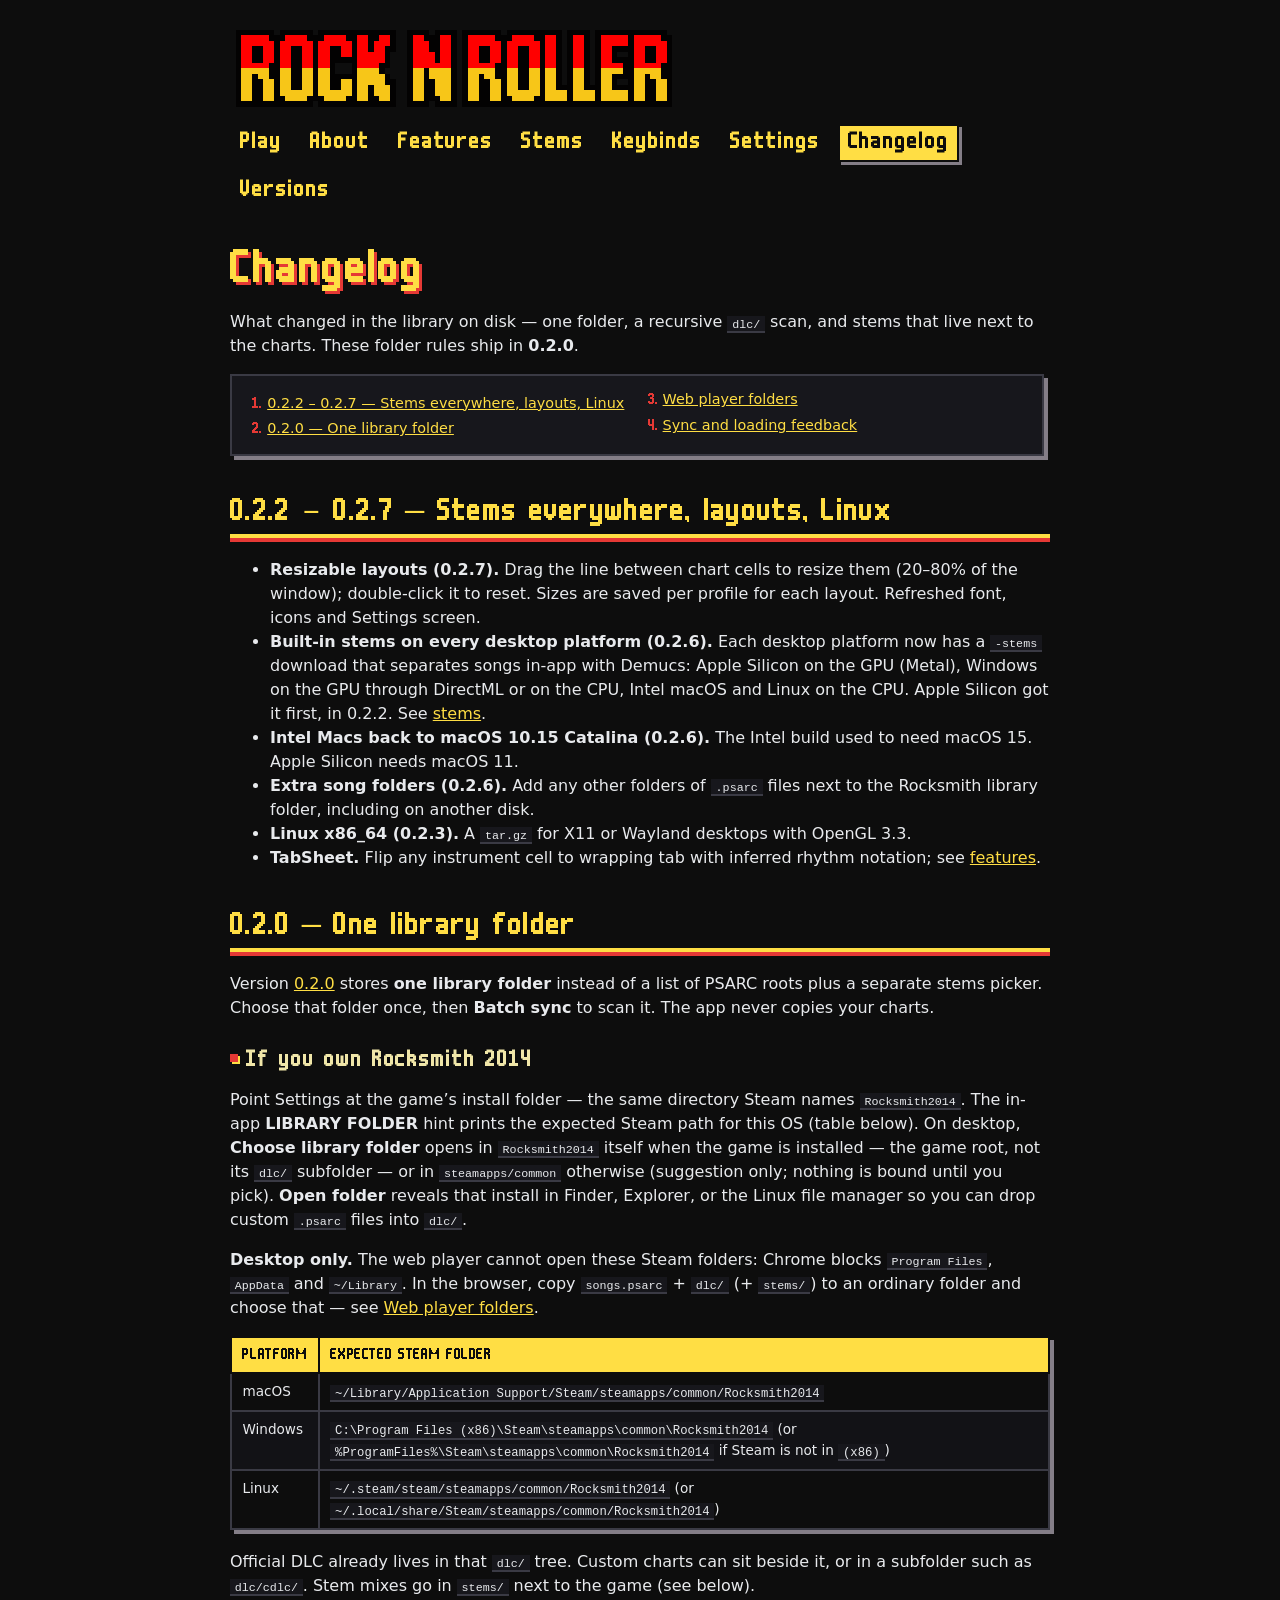
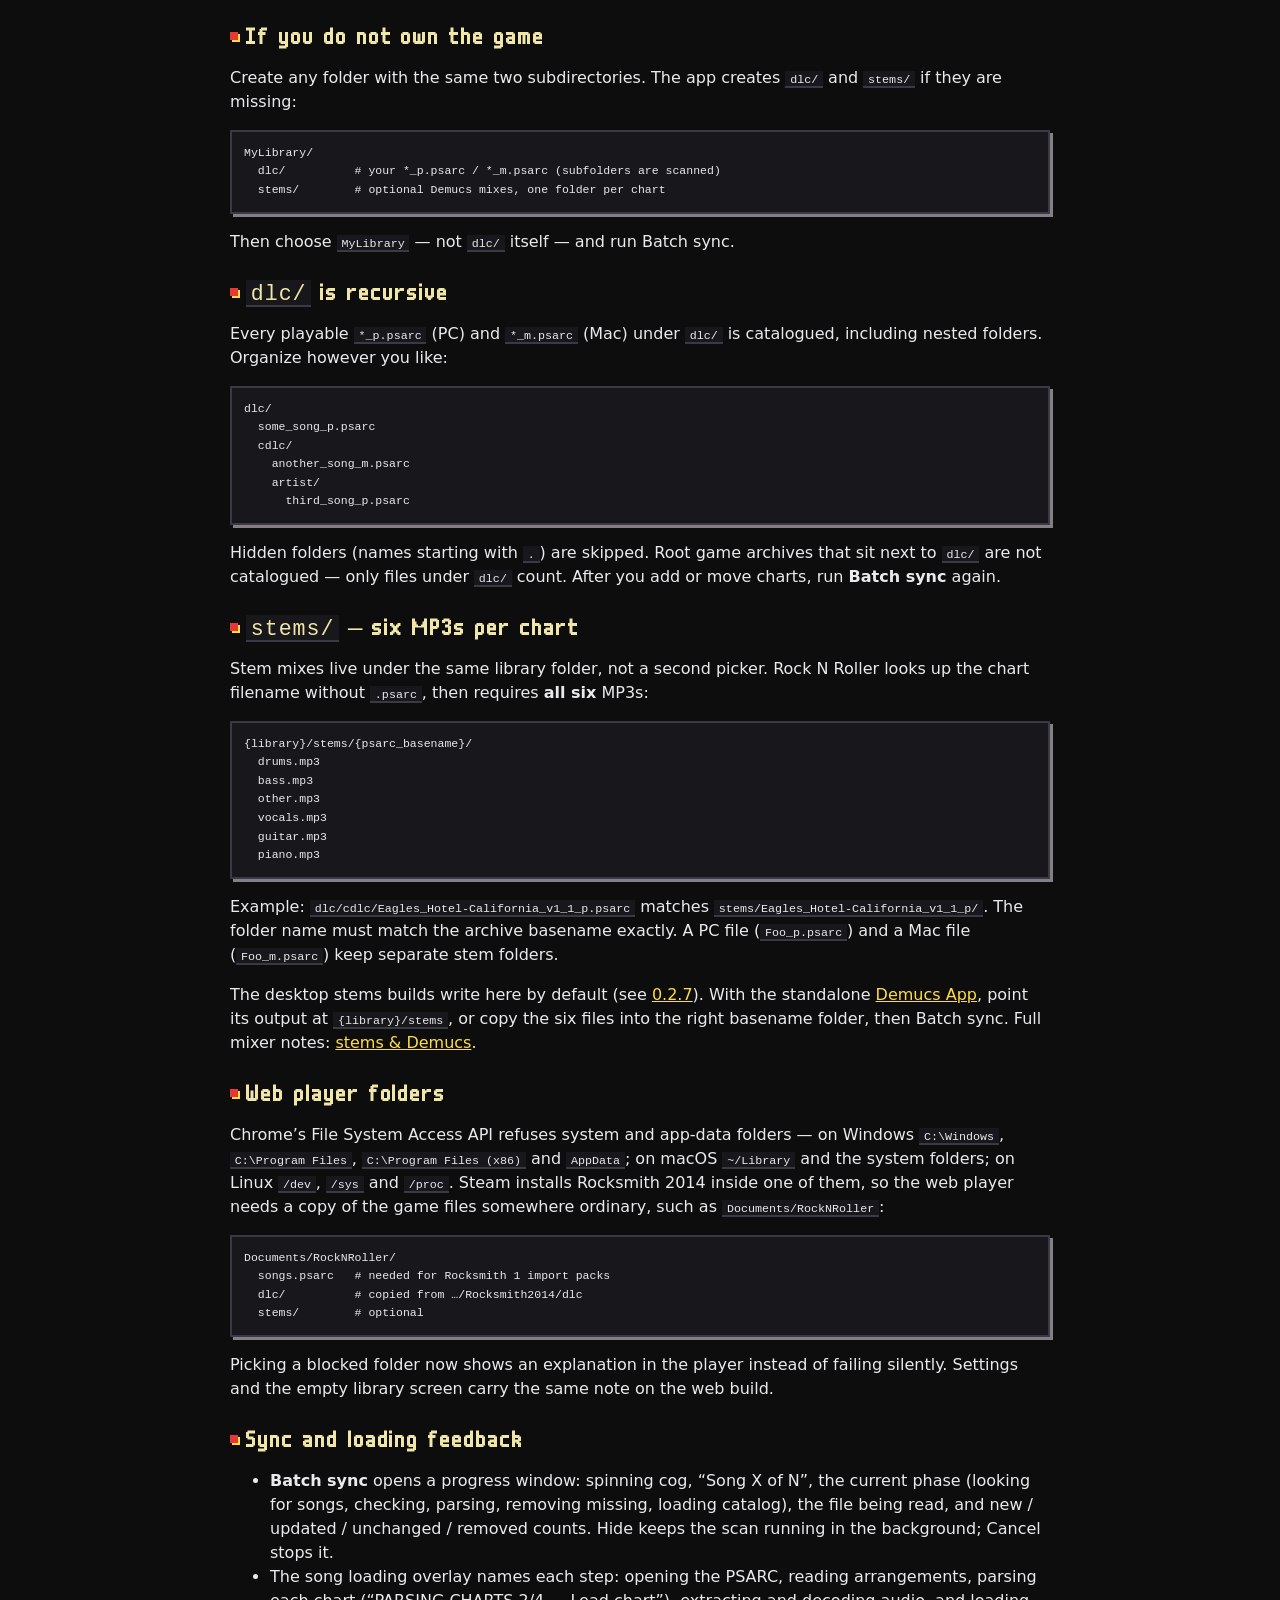
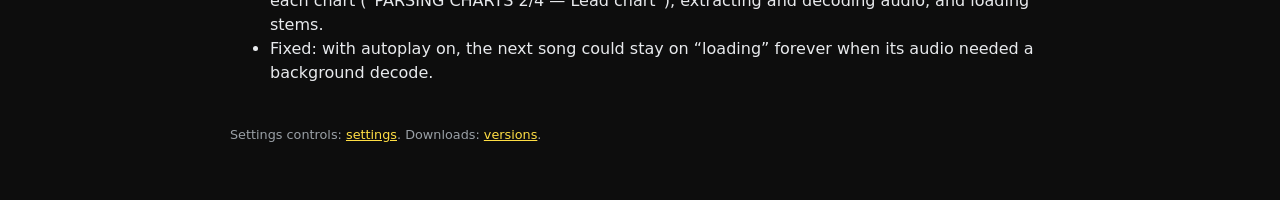
<file: changelog/index.html>
<!doctype html>
<html lang="en">
  <head>
    <meta charset="utf-8" />
    <meta name="viewport" content="width=device-width, initial-scale=1" />
    <title>Changelog — Rock N Roller</title>
    <meta
      name="description"
      content="Rock N Roller library folder: use a Rocksmith 2014 install, or any folder with dlc/ and stems/."
    />
    <link rel="icon" type="image/png" href="/rocknroller-icon.png" />
    <link rel="preconnect" href="https://fonts.googleapis.com" />
    <link rel="preconnect" href="https://fonts.gstatic.com" crossorigin />
    <link
      href="https://fonts.googleapis.com/css2?family=Press+Start+2P&display=swap"
      rel="stylesheet"
    />
    <link rel="stylesheet" href="/assets/site.css" />
  </head>
  <body>
    <main class="page">
      <h1 class="page__title">
        <img
          class="page__logo"
          src="/rocknroller-logo.png"
          alt="Rock N Roller"
          width="810"
          height="160"
        />
      </h1>
      <nav class="page__nav">
        <a href="/latest/">Play</a>
        <a href="/">About</a>
        <a href="/features/">Features</a>
        <a href="/demucs-stems/">Stems</a>
        <a href="/keybinds/">Keybinds</a>
        <a href="/configurations/">Settings</a>
        <a href="/changelog/" aria-current="page">Changelog</a>
        <a href="/versions/">Versions</a>
      </nav>

      <h1>Changelog</h1>
      <p>
        What changed in the library on disk — one folder, a recursive
        <code>dlc/</code> scan, and stems that live next to the charts.
        These folder rules ship in <strong>0.2.0</strong>.
      </p>

      <ol class="toc">
        <li><a href="#0.2.7">0.2.2 – 0.2.7 — Stems everywhere, layouts, Linux</a></li>
        <li><a href="#0.2.0">0.2.0 — One library folder</a></li>
        <li><a href="#web-folders">Web player folders</a></li>
        <li><a href="#sync-feedback">Sync and loading feedback</a></li>
      </ol>

      <h2 id="0.2.7">0.2.2 – 0.2.7 — Stems everywhere, layouts, Linux</h2>
      <ul>
        <li>
          <strong>Resizable layouts (0.2.7).</strong> Drag the line between
          chart cells to resize them (20–80% of the window); double-click it
          to reset. Sizes are saved per profile for each layout. Refreshed
          font, icons and Settings screen.
        </li>
        <li>
          <strong>Built-in stems on every desktop platform (0.2.6).</strong>
          Each desktop platform now has a <code>-stems</code> download that
          separates songs in-app with Demucs: Apple Silicon on the GPU
          (Metal), Windows on the GPU through DirectML or on the CPU, Intel
          macOS and Linux on the CPU. Apple Silicon got it first, in 0.2.2.
          See <a href="/demucs-stems/#built-in">stems</a>.
        </li>
        <li>
          <strong>Intel Macs back to macOS 10.15 Catalina (0.2.6).</strong>
          The Intel build used to need macOS 15. Apple Silicon needs
          macOS 11.
        </li>
        <li>
          <strong>Extra song folders (0.2.6).</strong> Add any other folders
          of <code>.psarc</code> files next to the Rocksmith library folder,
          including on another disk.
        </li>
        <li>
          <strong>Linux x86_64 (0.2.3).</strong> A <code>tar.gz</code> for
          X11 or Wayland desktops with OpenGL 3.3.
        </li>
        <li>
          <strong>TabSheet.</strong> Flip any instrument cell to wrapping tab
          with inferred rhythm notation; see
          <a href="/features/#tabsheet">features</a>.
        </li>
      </ul>

      <h2 id="0.2.0">0.2.0 — One library folder</h2>
      <p>
        Version <a href="/0.2.0/">0.2.0</a> stores
        <strong>one library folder</strong> instead of a list of PSARC roots
        plus a separate stems picker. Choose that folder once, then
        <strong>Batch sync</strong> to scan it. The app never copies your
        charts.
      </p>

      <h3 id="own-rs">If you own Rocksmith 2014</h3>
      <p>
        Point Settings at the game’s install folder — the same directory
        Steam names <code>Rocksmith2014</code>. The in-app
        <strong>LIBRARY FOLDER</strong> hint prints the expected Steam path
        for this OS (table below). On desktop, <strong>Choose library
        folder</strong> opens in <code>Rocksmith2014</code> itself when the
        game is installed — the game root, not its <code>dlc/</code>
        subfolder — or in <code>steamapps/common</code> otherwise
        (suggestion only; nothing is bound until you pick).
        <strong>Open folder</strong> reveals that install in Finder,
        Explorer, or the Linux file manager so you can drop custom <code>.psarc</code> files into
        <code>dlc/</code>.
      </p>
      <p>
        <strong>Desktop only.</strong> The web player cannot open these
        Steam folders: Chrome blocks <code>Program Files</code>,
        <code>AppData</code> and <code>~/Library</code>. In the browser, copy
        <code>songs.psarc</code> + <code>dlc/</code> (+ <code>stems/</code>)
        to an ordinary folder and choose that — see
        <a href="#web-folders">Web player folders</a>.
      </p>
      <table class="specs">
        <thead>
          <tr>
            <th>Platform</th>
            <th>Expected Steam folder</th>
          </tr>
        </thead>
        <tbody>
          <tr>
            <td>macOS</td>
            <td>
              <code>~/Library/Application Support/Steam/steamapps/common/Rocksmith2014</code>
            </td>
          </tr>
          <tr>
            <td>Windows</td>
            <td>
              <code>C:\Program Files (x86)\Steam\steamapps\common\Rocksmith2014</code>
              (or <code>%ProgramFiles%\Steam\steamapps\common\Rocksmith2014</code>
              if Steam is not in <code>(x86)</code>)
            </td>
          </tr>
          <tr>
            <td>Linux</td>
            <td>
              <code>~/.steam/steam/steamapps/common/Rocksmith2014</code>
              (or
              <code>~/.local/share/Steam/steamapps/common/Rocksmith2014</code>)
            </td>
          </tr>
        </tbody>
      </table>
      <p>
        Official DLC already lives in that <code>dlc/</code> tree. Custom
        charts can sit beside it, or in a subfolder such as
        <code>dlc/cdlc/</code>. Stem mixes go in <code>stems/</code> next to
        the game (see below).
      </p>

      <h3 id="own-folder">If you do not own the game</h3>
      <p>
        Create any folder with the same two subdirectories. The app creates
        <code>dlc/</code> and <code>stems/</code> if they are missing:
      </p>
      <pre class="codeblock"><code>MyLibrary/
  dlc/          # your *_p.psarc / *_m.psarc (subfolders are scanned)
  stems/        # optional Demucs mixes, one folder per chart</code></pre>
      <p>
        Then choose <code>MyLibrary</code> — not <code>dlc/</code> itself — and
        run Batch sync.
      </p>

      <h3 id="dlc"><code>dlc/</code> is recursive</h3>
      <p>
        Every playable <code>*_p.psarc</code> (PC) and
        <code>*_m.psarc</code> (Mac) under <code>dlc/</code> is catalogued,
        including nested folders. Organize however you like:
      </p>
      <pre class="codeblock"><code>dlc/
  some_song_p.psarc
  cdlc/
    another_song_m.psarc
    artist/
      third_song_p.psarc</code></pre>
      <p>
        Hidden folders (names starting with <code>.</code>) are skipped. Root
        game archives that sit next to <code>dlc/</code> are not catalogued —
        only files under <code>dlc/</code> count. After you add or move
        charts, run <strong>Batch sync</strong> again.
      </p>

      <h3 id="stems"><code>stems/</code> — six MP3s per chart</h3>
      <p>
        Stem mixes live under the same library folder, not a second picker.
        Rock N Roller looks up the chart filename without
        <code>.psarc</code>, then requires <strong>all six</strong> MP3s:
      </p>
      <pre class="codeblock"><code>{library}/stems/{psarc_basename}/
  drums.mp3
  bass.mp3
  other.mp3
  vocals.mp3
  guitar.mp3
  piano.mp3</code></pre>
      <p>
        Example: <code>dlc/cdlc/Eagles_Hotel-California_v1_1_p.psarc</code>
        matches
        <code>stems/Eagles_Hotel-California_v1_1_p/</code>. The folder name
        must match the archive basename exactly. A PC file
        (<code>Foo_p.psarc</code>) and a Mac file (<code>Foo_m.psarc</code>)
        keep separate stem folders.
      </p>
      <p>
        The desktop stems builds write here by default (see
        <a href="#0.2.7">0.2.7</a>). With the standalone
        <a href="https://nicapotato.itch.io/demucs-app" rel="noopener"
          >Demucs App</a
        >, point its output at <code>{library}/stems</code>, or copy the
        six files into the right basename folder, then Batch sync. Full mixer
        notes: <a href="/demucs-stems/">stems &amp; Demucs</a>.
      </p>

      <h3 id="web-folders">Web player folders</h3>
      <p>
        Chrome’s File System Access API refuses system and app-data
        folders — on Windows <code>C:\Windows</code>,
        <code>C:\Program Files</code>, <code>C:\Program Files (x86)</code>
        and <code>AppData</code>; on macOS <code>~/Library</code> and the
        system folders; on Linux <code>/dev</code>, <code>/sys</code> and
        <code>/proc</code>. Steam installs Rocksmith 2014 inside one of
        them, so the web player needs a copy of the game files somewhere
        ordinary, such as <code>Documents/RockNRoller</code>:
      </p>
      <pre class="codeblock"><code>Documents/RockNRoller/
  songs.psarc   # needed for Rocksmith 1 import packs
  dlc/          # copied from …/Rocksmith2014/dlc
  stems/        # optional</code></pre>
      <p>
        Picking a blocked folder now shows an explanation in the player
        instead of failing silently. Settings and the empty library screen
        carry the same note on the web build.
      </p>

      <h3 id="sync-feedback">Sync and loading feedback</h3>
      <ul>
        <li>
          <strong>Batch sync</strong> opens a progress window: spinning cog,
          “Song X of N”, the current phase (looking for songs, checking,
          parsing, removing missing, loading catalog), the file being read,
          and new / updated / unchanged / removed counts. Hide keeps the
          scan running in the background; Cancel stops it.
        </li>
        <li>
          The song loading overlay names each step: opening the PSARC,
          reading arrangements, parsing each chart (“PARSING CHARTS 2/4 —
          Lead chart”), extracting and decoding audio, and loading stems.
        </li>
        <li>
          Fixed: with autoplay on, the next song could stay on “loading”
          forever when its audio needed a background decode.
        </li>
      </ul>

      <p class="fineprint">
        Settings controls:
        <a href="/configurations/#library">settings</a>. Downloads:
        <a href="/versions/">versions</a>.
      </p>
    </main>
    <script src="/assets/content-pages.js"></script>
    <!-- Cloudflare Web Analytics --><script type='module' src='https://static.cloudflareinsights.com/beacon.min.js' data-cf-beacon='{"token": "a7234cc8c2b3478aa4cf798bf9eefd95"}'></script><!-- End Cloudflare Web Analytics -->
  </body>
</html>
</file>
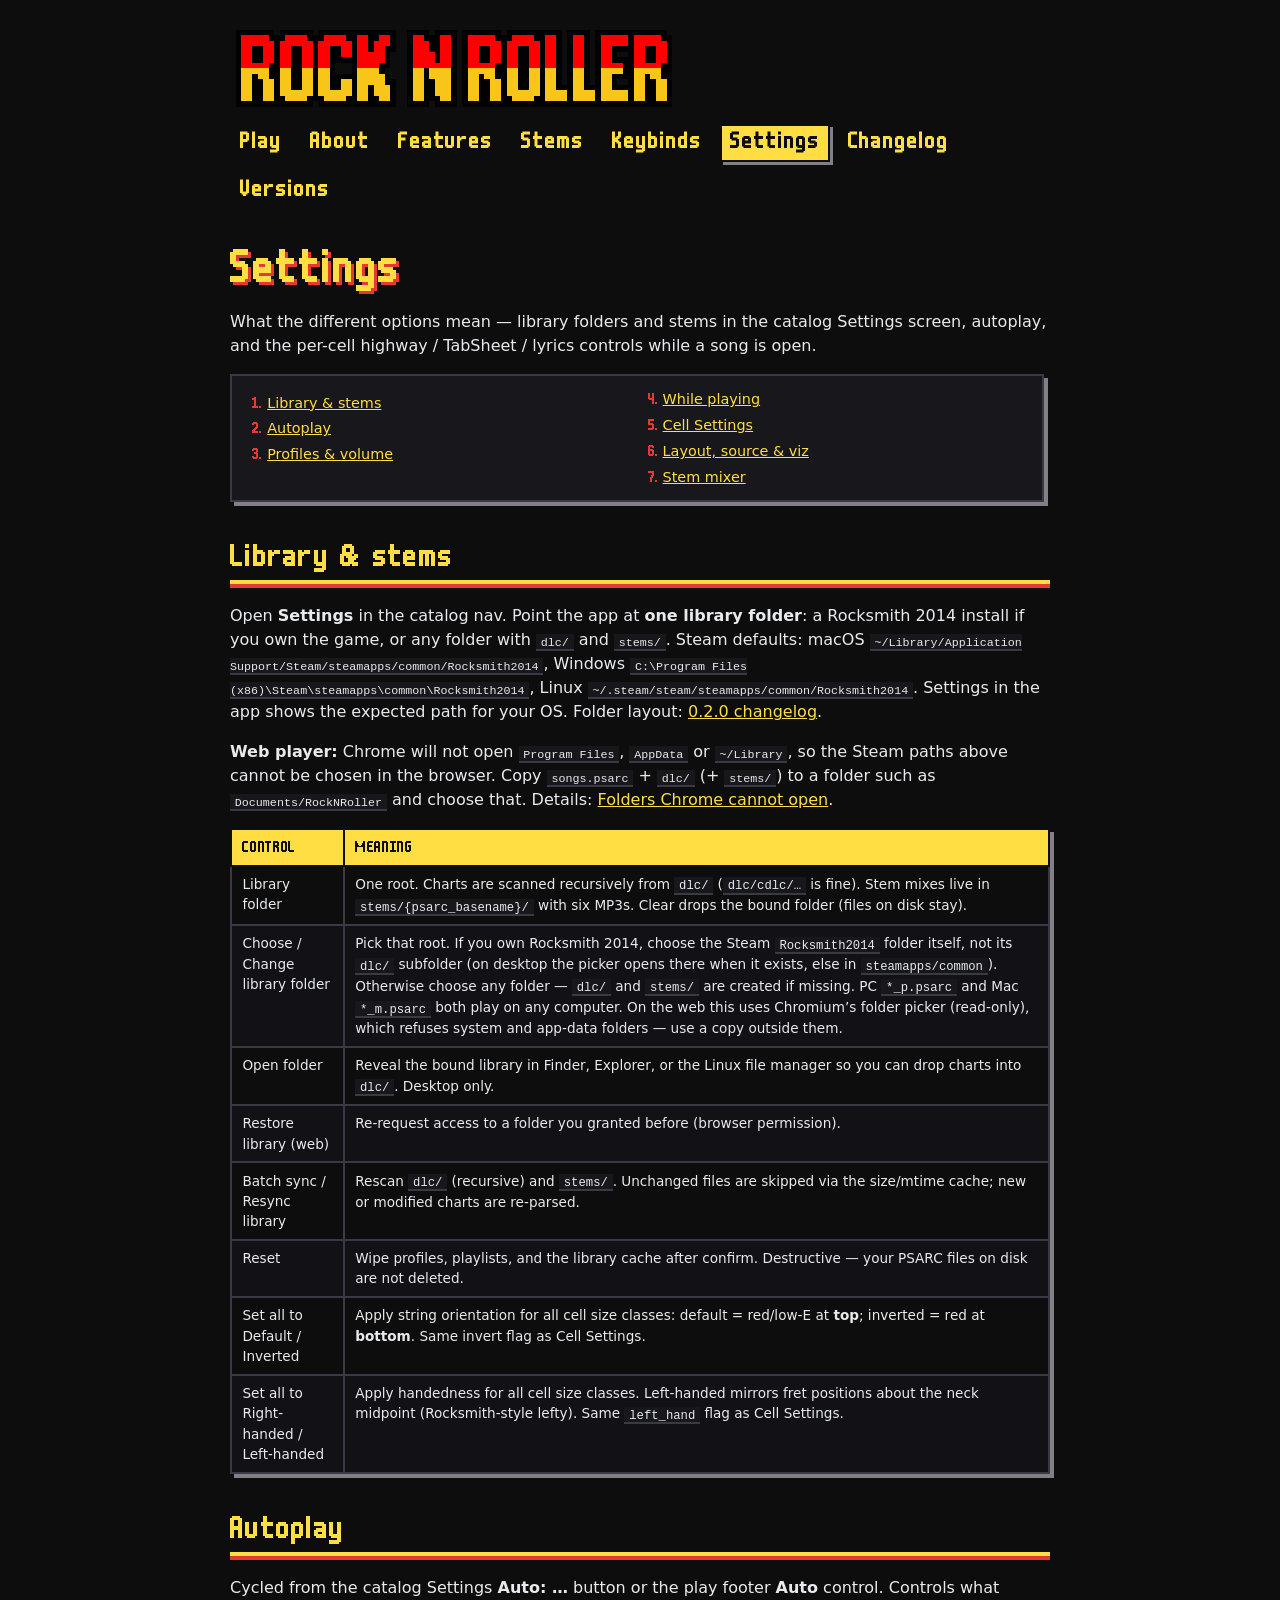
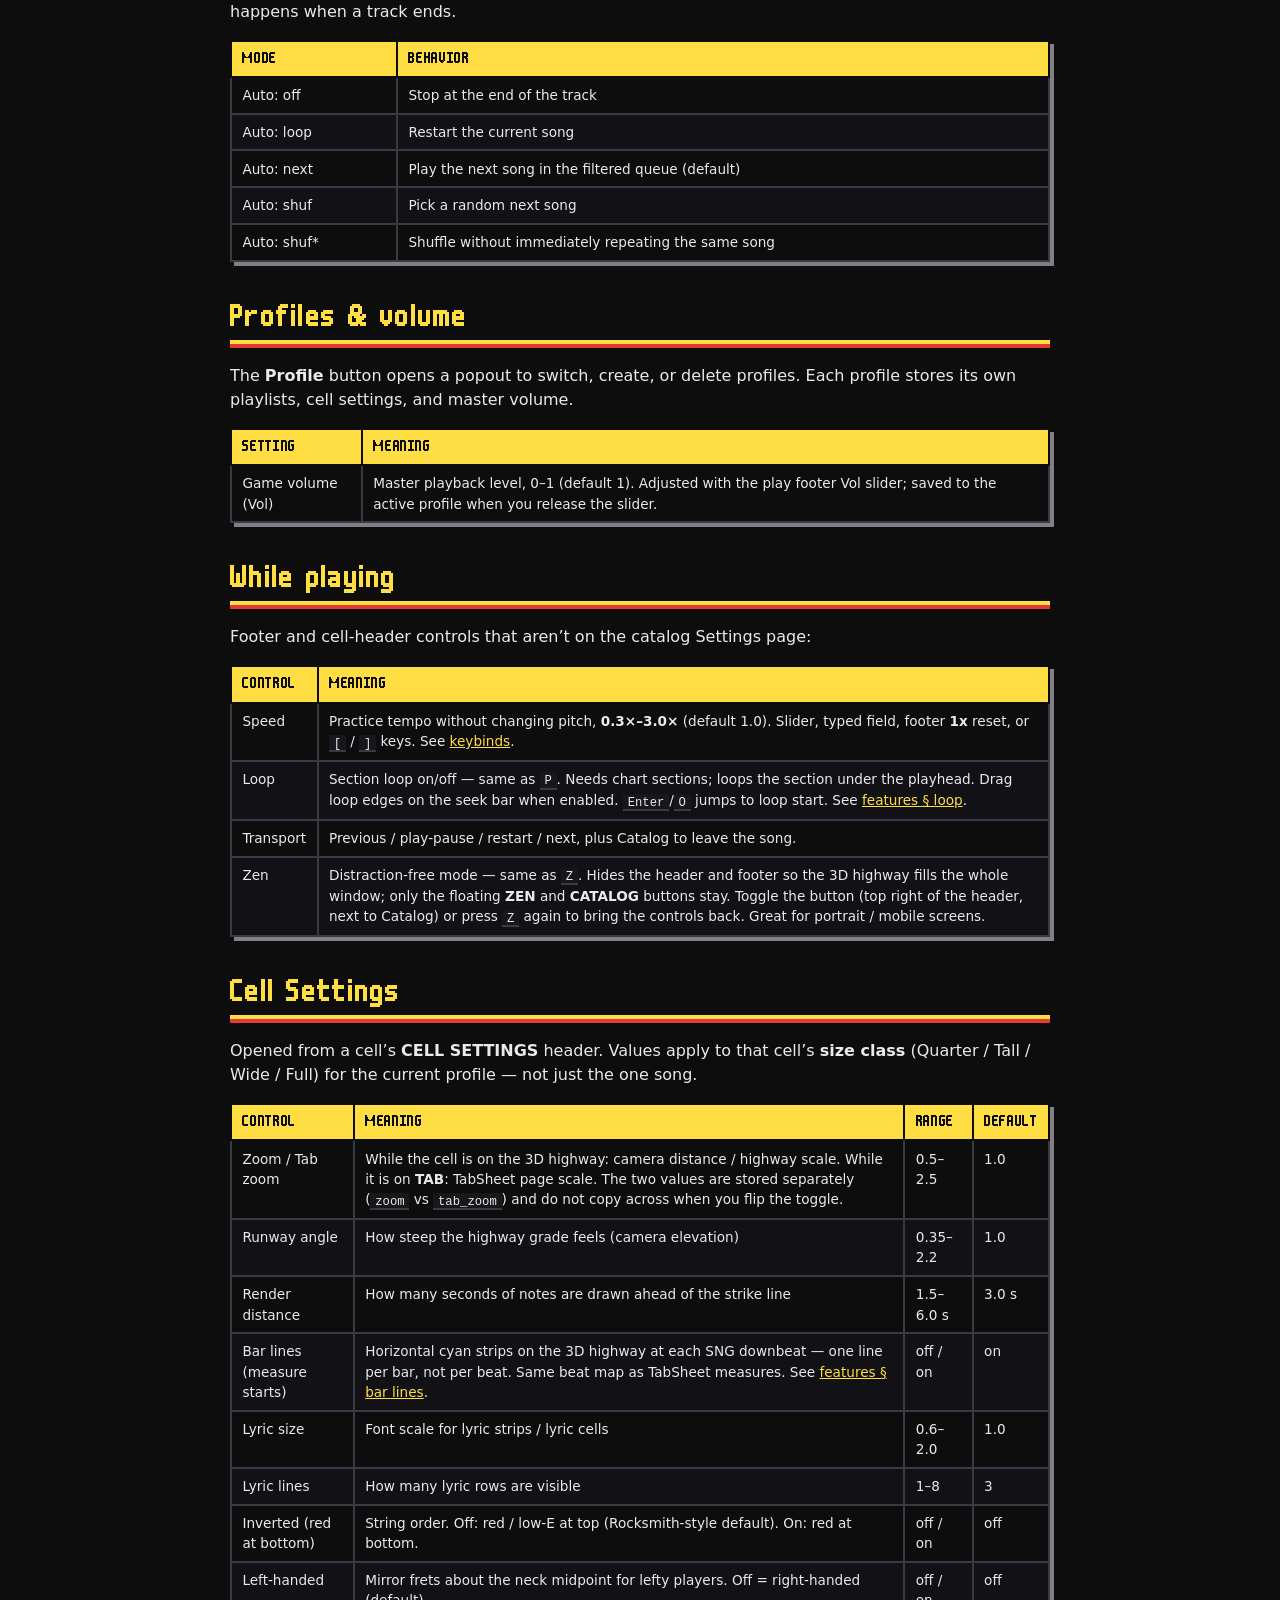
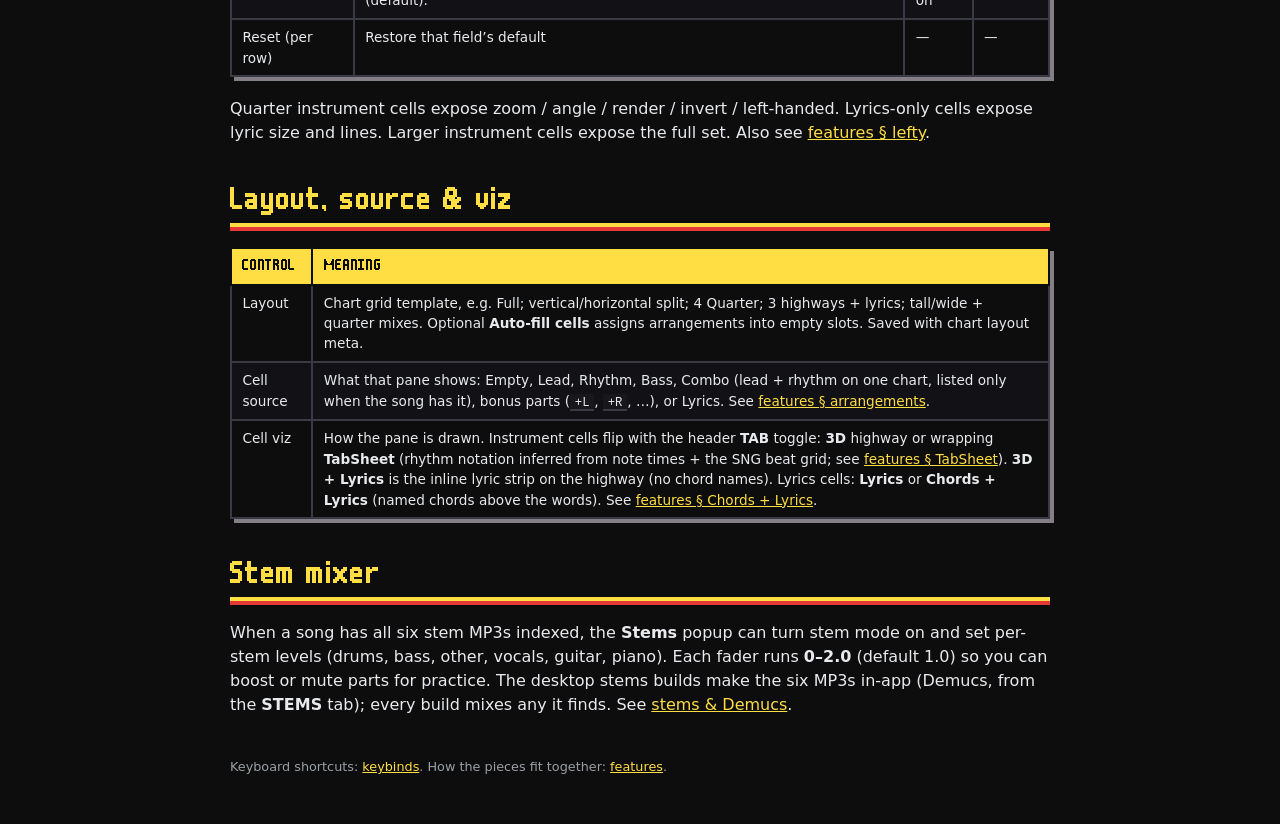
<file: configurations/index.html>
<!doctype html>
<html lang="en">
  <head>
    <meta charset="utf-8" />
    <meta name="viewport" content="width=device-width, initial-scale=1" />
    <title>Settings — Rock N Roller</title>
    <link rel="icon" type="image/png" href="/rocknroller-icon.png" />
    <link rel="preconnect" href="https://fonts.googleapis.com" />
    <link rel="preconnect" href="https://fonts.gstatic.com" crossorigin />
    <link
      href="https://fonts.googleapis.com/css2?family=Press+Start+2P&display=swap"
      rel="stylesheet"
    />
    <link rel="stylesheet" href="/assets/site.css" />
  </head>
  <body>
    <main class="page">
      <h1 class="page__title">
        <img
          class="page__logo"
          src="/rocknroller-logo.png"
          alt="Rock N Roller"
          width="810"
          height="160"
        />
      </h1>
      <nav class="page__nav">
        <a href="/latest/">Play</a>
        <a href="/">About</a>
        <a href="/features/">Features</a>
        <a href="/demucs-stems/">Stems</a>
        <a href="/keybinds/">Keybinds</a>
        <a href="/configurations/" aria-current="page">Settings</a>
        <a href="/changelog/">Changelog</a>
        <a href="/versions/">Versions</a>
      </nav>

      <h1>Settings</h1>
      <p>
        What the different options mean — library folders and stems in the
        catalog Settings screen, autoplay, and the per-cell highway /
        TabSheet / lyrics controls while a song is open.
      </p>

      <ol class="toc">
        <li><a href="#library">Library &amp; stems</a></li>
        <li><a href="#autoplay">Autoplay</a></li>
        <li><a href="#profiles">Profiles &amp; volume</a></li>
        <li><a href="#play">While playing</a></li>
        <li><a href="#cell">Cell Settings</a></li>
        <li><a href="#layout">Layout, source &amp; viz</a></li>
        <li><a href="#stems-mix">Stem mixer</a></li>
      </ol>

      <h2 id="library">Library &amp; stems</h2>
      <p>
        Open <strong>Settings</strong> in the catalog nav. Point the app at
        <strong>one library folder</strong>: a Rocksmith 2014 install if you
        own the game, or any folder with <code>dlc/</code> and
        <code>stems/</code>.         Steam defaults:
        macOS
        <code>~/Library/Application Support/Steam/steamapps/common/Rocksmith2014</code>,
        Windows
        <code>C:\Program Files (x86)\Steam\steamapps\common\Rocksmith2014</code>,
        Linux
        <code>~/.steam/steam/steamapps/common/Rocksmith2014</code>.
        Settings in the app shows the expected path for your OS. Folder
        layout:
        <a href="/changelog/#0.2.0">0.2.0 changelog</a>.
      </p>
      <p>
        <strong>Web player:</strong> Chrome will not open
        <code>Program Files</code>, <code>AppData</code> or
        <code>~/Library</code>, so the Steam paths above cannot be chosen in
        the browser. Copy <code>songs.psarc</code> + <code>dlc/</code> (+
        <code>stems/</code>) to a folder such as
        <code>Documents/RockNRoller</code> and choose that. Details:
        <a href="/features/#web-blocked-folders">Folders Chrome cannot
        open</a>.
      </p>
      <table class="specs">
        <thead>
          <tr>
            <th>Control</th>
            <th>Meaning</th>
          </tr>
        </thead>
        <tbody>
          <tr>
            <td>Library folder</td>
            <td>
              One root. Charts are scanned recursively from
              <code>dlc/</code> (<code>dlc/cdlc/…</code> is fine). Stem mixes
              live in <code>stems/{psarc_basename}/</code> with six MP3s.
              Clear drops the bound folder (files on disk stay).
            </td>
          </tr>
          <tr>
            <td>Choose / Change library folder</td>
            <td>
              Pick that root. If you own Rocksmith 2014, choose the Steam
              <code>Rocksmith2014</code> folder itself, not its
              <code>dlc/</code> subfolder (on desktop the picker opens there
              when it exists, else in <code>steamapps/common</code>).
              Otherwise choose any folder — <code>dlc/</code> and
              <code>stems/</code> are created if missing. PC
              <code>*_p.psarc</code> and Mac <code>*_m.psarc</code> both play
              on any computer. On the web this uses Chromium’s folder picker
              (read-only), which refuses system and app-data folders — use a
              copy outside them.
            </td>
          </tr>
          <tr>
            <td>Open folder</td>
            <td>
              Reveal the bound library in Finder, Explorer, or the Linux file manager so you can drop
              charts into <code>dlc/</code>. Desktop only.
            </td>
          </tr>
          <tr>
            <td>Restore library (web)</td>
            <td>
              Re-request access to a folder you granted before (browser
              permission).
            </td>
          </tr>
          <tr>
            <td>Batch sync / Resync library</td>
            <td>
              Rescan <code>dlc/</code> (recursive) and <code>stems/</code>.
              Unchanged files are skipped via the size/mtime cache; new or
              modified charts are re-parsed.
            </td>
          </tr>
          <tr>
            <td>Reset</td>
            <td>
              Wipe profiles, playlists, and the library cache after confirm.
              Destructive — your PSARC files on disk are not deleted.
            </td>
          </tr>
          <tr>
            <td>Set all to Default / Inverted</td>
            <td>
              Apply string orientation for all cell size classes: default =
              red/low-E at <strong>top</strong>; inverted = red at
              <strong>bottom</strong>. Same invert flag as Cell Settings.
            </td>
          </tr>
          <tr>
            <td>Set all to Right-handed / Left-handed</td>
            <td>
              Apply handedness for all cell size classes. Left-handed mirrors
              fret positions about the neck midpoint (Rocksmith-style lefty).
              Same <code>left_hand</code> flag as Cell Settings.
            </td>
          </tr>
        </tbody>
      </table>

      <h2 id="autoplay">Autoplay</h2>
      <p>
        Cycled from the catalog Settings <strong>Auto: …</strong> button or
        the play footer <strong>Auto</strong> control. Controls what happens
        when a track ends.
      </p>
      <table class="specs">
        <thead>
          <tr>
            <th>Mode</th>
            <th>Behavior</th>
          </tr>
        </thead>
        <tbody>
          <tr>
            <td>Auto: off</td>
            <td>Stop at the end of the track</td>
          </tr>
          <tr>
            <td>Auto: loop</td>
            <td>Restart the current song</td>
          </tr>
          <tr>
            <td>Auto: next</td>
            <td>Play the next song in the filtered queue (default)</td>
          </tr>
          <tr>
            <td>Auto: shuf</td>
            <td>Pick a random next song</td>
          </tr>
          <tr>
            <td>Auto: shuf*</td>
            <td>Shuffle without immediately repeating the same song</td>
          </tr>
        </tbody>
      </table>

      <h2 id="profiles">Profiles &amp; volume</h2>
      <p>
        The <strong>Profile</strong> button opens a popout to switch, create,
        or delete profiles. Each profile stores its own playlists, cell
        settings, and master volume.
      </p>
      <table class="specs">
        <thead>
          <tr>
            <th>Setting</th>
            <th>Meaning</th>
          </tr>
        </thead>
        <tbody>
          <tr>
            <td>Game volume (Vol)</td>
            <td>
              Master playback level, 0–1 (default 1). Adjusted with the play
              footer Vol slider; saved to the active profile when you release
              the slider.
            </td>
          </tr>
        </tbody>
      </table>

      <h2 id="play">While playing</h2>
      <p>
        Footer and cell-header controls that aren’t on the catalog Settings
        page:
      </p>
      <table class="specs">
        <thead>
          <tr>
            <th>Control</th>
            <th>Meaning</th>
          </tr>
        </thead>
        <tbody>
          <tr>
            <td>Speed</td>
            <td>
              Practice tempo without changing pitch, <strong>0.3×–3.0×</strong>
              (default 1.0). Slider, typed field, footer <strong>1x</strong>
              reset, or <code>[</code> / <code>]</code> keys. See
              <a href="/keybinds/">keybinds</a>.
            </td>
          </tr>
          <tr>
            <td>Loop</td>
            <td>
              Section loop on/off — same as <code>P</code>. Needs chart
              sections; loops the section under the playhead. Drag loop edges
              on the seek bar when enabled. <code>Enter</code>/<code>O</code>
              jumps to loop start. See <a href="/features/#loop">features § loop</a>.
            </td>
          </tr>
          <tr>
            <td>Transport</td>
            <td>
              Previous / play-pause / restart / next, plus Catalog to leave
              the song.
            </td>
          </tr>
          <tr>
            <td>Zen</td>
            <td>
              Distraction-free mode — same as <code>Z</code>. Hides the
              header and footer so the 3D highway fills the whole window;
              only the floating <strong>ZEN</strong> and
              <strong>CATALOG</strong> buttons stay. Toggle the button (top
              right of the header, next to Catalog) or press <code>Z</code>
              again to bring the controls back. Great for portrait / mobile
              screens.
            </td>
          </tr>
        </tbody>
      </table>

      <h2 id="cell">Cell Settings</h2>
      <p>
        Opened from a cell’s <strong>CELL SETTINGS</strong> header. Values
        apply to that cell’s <strong>size class</strong> (Quarter / Tall /
        Wide / Full) for the current profile — not just the one song.
      </p>
      <table class="specs">
        <thead>
          <tr>
            <th>Control</th>
            <th>Meaning</th>
            <th>Range</th>
            <th>Default</th>
          </tr>
        </thead>
        <tbody>
          <tr>
            <td>Zoom / Tab zoom</td>
            <td>
              While the cell is on the 3D highway: camera distance / highway
              scale. While it is on <strong>TAB</strong>: TabSheet page
              scale. The two values are stored separately
              (<code>zoom</code> vs <code>tab_zoom</code>) and do not copy
              across when you flip the toggle.
            </td>
            <td>0.5–2.5</td>
            <td>1.0</td>
          </tr>
          <tr>
            <td>Runway angle</td>
            <td>How steep the highway grade feels (camera elevation)</td>
            <td>0.35–2.2</td>
            <td>1.0</td>
          </tr>
          <tr>
            <td>Render distance</td>
            <td>How many seconds of notes are drawn ahead of the strike line</td>
            <td>1.5–6.0 s</td>
            <td>3.0 s</td>
          </tr>
          <tr>
            <td>Bar lines (measure starts)</td>
            <td>
              Horizontal cyan strips on the 3D highway at each SNG
              downbeat — one line per bar, not per beat. Same beat map
              as TabSheet measures. See
              <a href="/features/#highway-bars">features § bar lines</a>.
            </td>
            <td>off / on</td>
            <td>on</td>
          </tr>
          <tr>
            <td>Lyric size</td>
            <td>Font scale for lyric strips / lyric cells</td>
            <td>0.6–2.0</td>
            <td>1.0</td>
          </tr>
          <tr>
            <td>Lyric lines</td>
            <td>How many lyric rows are visible</td>
            <td>1–8</td>
            <td>3</td>
          </tr>
          <tr>
            <td>Inverted (red at bottom)</td>
            <td>
              String order. Off: red / low-E at top (Rocksmith-style default).
              On: red at bottom.
            </td>
            <td>off / on</td>
            <td>off</td>
          </tr>
          <tr>
            <td>Left-handed</td>
            <td>
              Mirror frets about the neck midpoint for lefty players. Off =
              right-handed (default).
            </td>
            <td>off / on</td>
            <td>off</td>
          </tr>
          <tr>
            <td>Reset (per row)</td>
            <td>Restore that field’s default</td>
            <td>—</td>
            <td>—</td>
          </tr>
        </tbody>
      </table>
      <p>
        Quarter instrument cells expose zoom / angle / render / invert /
        left-handed. Lyrics-only cells expose lyric size and lines. Larger
        instrument cells expose the full set. Also see
        <a href="/features/#lefty">features § lefty</a>.
      </p>

      <h2 id="layout">Layout, source &amp; viz</h2>
      <table class="specs">
        <thead>
          <tr>
            <th>Control</th>
            <th>Meaning</th>
          </tr>
        </thead>
        <tbody>
          <tr>
            <td>Layout</td>
            <td>
              Chart grid template, e.g. Full; vertical/horizontal split; 4
              Quarter; 3 highways + lyrics; tall/wide + quarter mixes. Optional
              <strong>Auto-fill cells</strong> assigns arrangements into empty
              slots. Saved with chart layout meta.
            </td>
          </tr>
          <tr>
            <td>Cell source</td>
            <td>
              What that pane shows: Empty, Lead, Rhythm, Bass, Combo
              (lead + rhythm on one chart, listed only when the song has
              it), bonus parts (<code>+L</code>, <code>+R</code>, …), or
              Lyrics. See
              <a href="/features/#arrangements">features § arrangements</a>.
            </td>
          </tr>
          <tr>
            <td>Cell viz</td>
            <td>
              How the pane is drawn. Instrument cells flip with the
              header <strong>TAB</strong> toggle: <strong>3D</strong>
              highway or wrapping <strong>TabSheet</strong> (rhythm
              notation inferred from note times + the SNG beat grid;
              see <a href="/features/#tabsheet">features § TabSheet</a>).
              <strong>3D + Lyrics</strong> is the inline lyric strip on
              the highway (no chord names). Lyrics cells:
              <strong>Lyrics</strong> or
              <strong>Chords + Lyrics</strong> (named chords above the
              words). See
              <a href="/features/#chords-lyrics">features § Chords + Lyrics</a>.
            </td>
          </tr>
        </tbody>
      </table>

      <h2 id="stems-mix">Stem mixer</h2>
      <p>
        When a song has all six stem MP3s indexed, the <strong>Stems</strong>
        popup can turn stem mode on and set per-stem levels
        (drums, bass, other, vocals, guitar, piano). Each fader runs
        <strong>0–2.0</strong> (default 1.0) so you can boost or mute parts
        for practice. The desktop stems builds make the six MP3s in-app
        (Demucs, from the <strong>STEMS</strong> tab); every build mixes any
        it finds. See <a href="/demucs-stems/">stems &amp; Demucs</a>.
      </p>

      <p class="fineprint">
        Keyboard shortcuts:
        <a href="/keybinds/">keybinds</a>. How the pieces fit together:
        <a href="/features/">features</a>.
      </p>
    </main>
    <script src="/assets/content-pages.js"></script>
    <!-- Cloudflare Web Analytics --><script type='module' src='https://static.cloudflareinsights.com/beacon.min.js' data-cf-beacon='{"token": "a7234cc8c2b3478aa4cf798bf9eefd95"}'></script><!-- End Cloudflare Web Analytics -->
  </body>
</html>
</file>
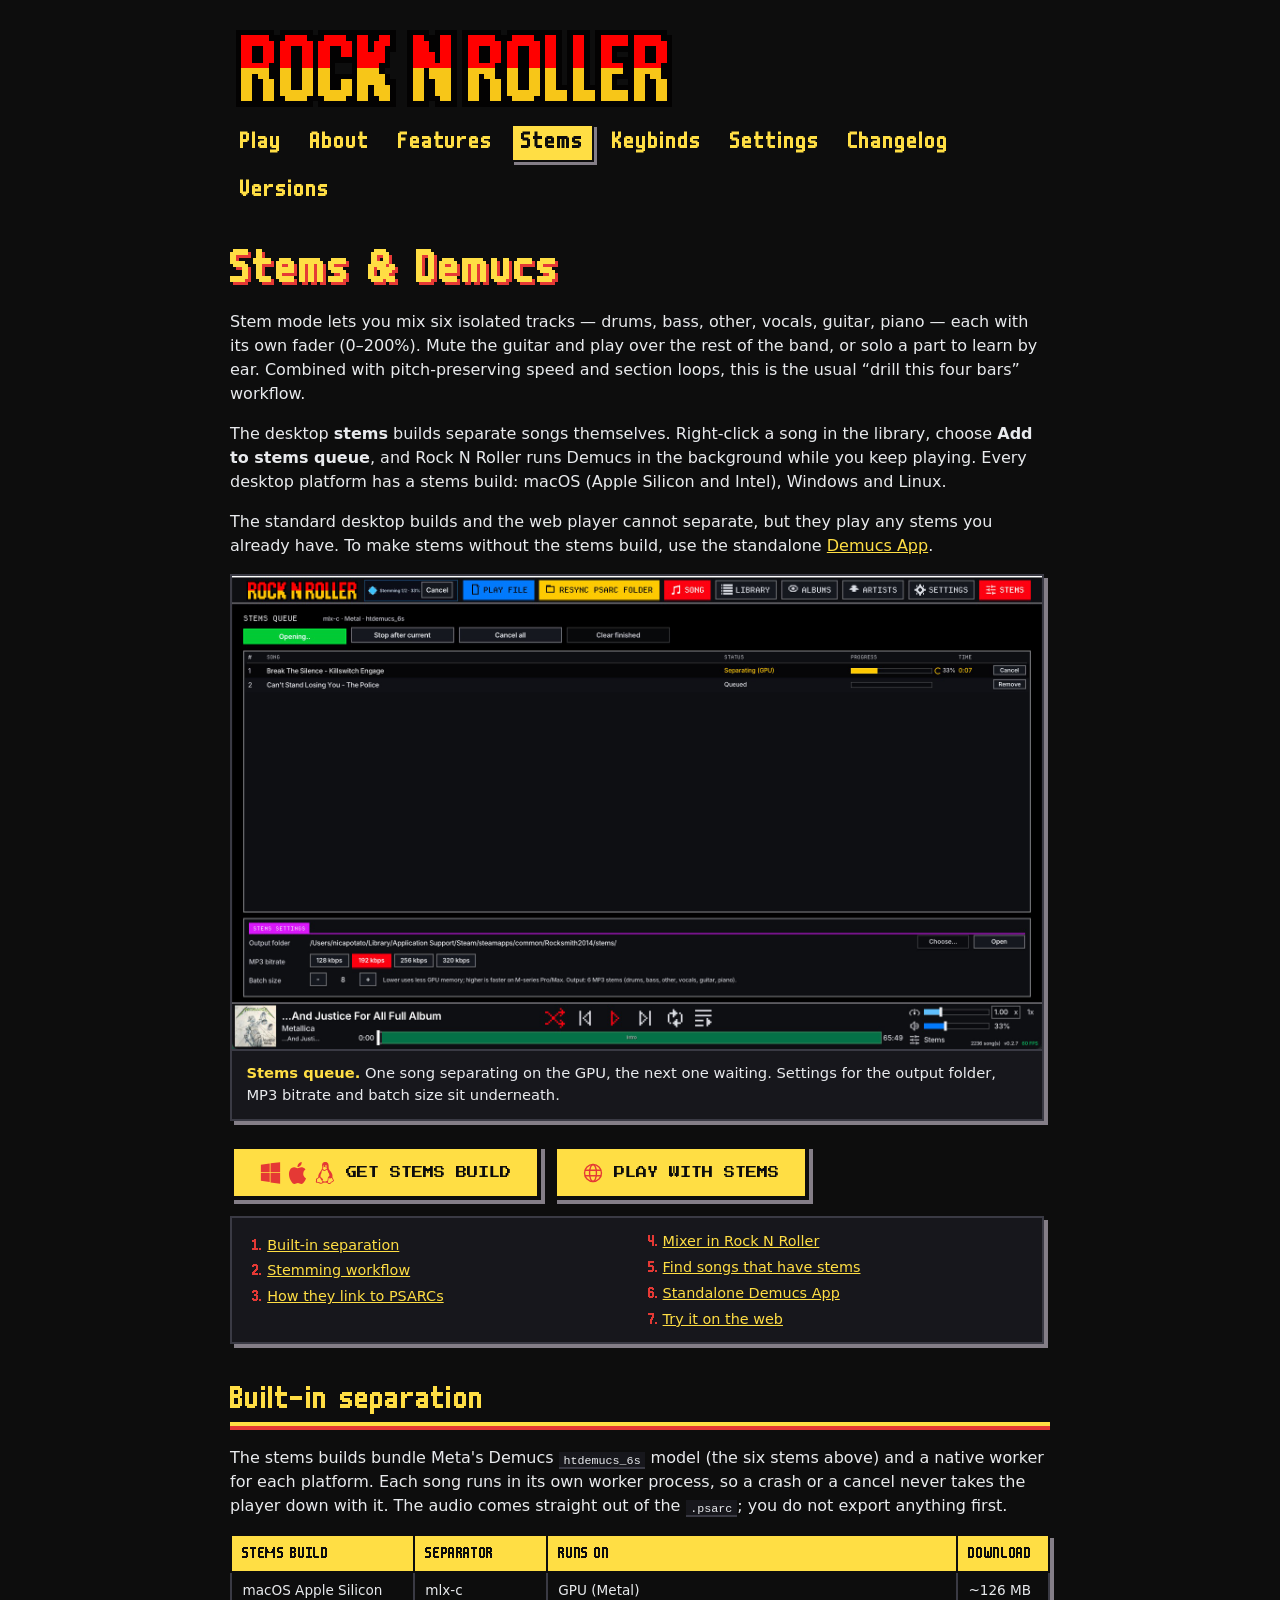
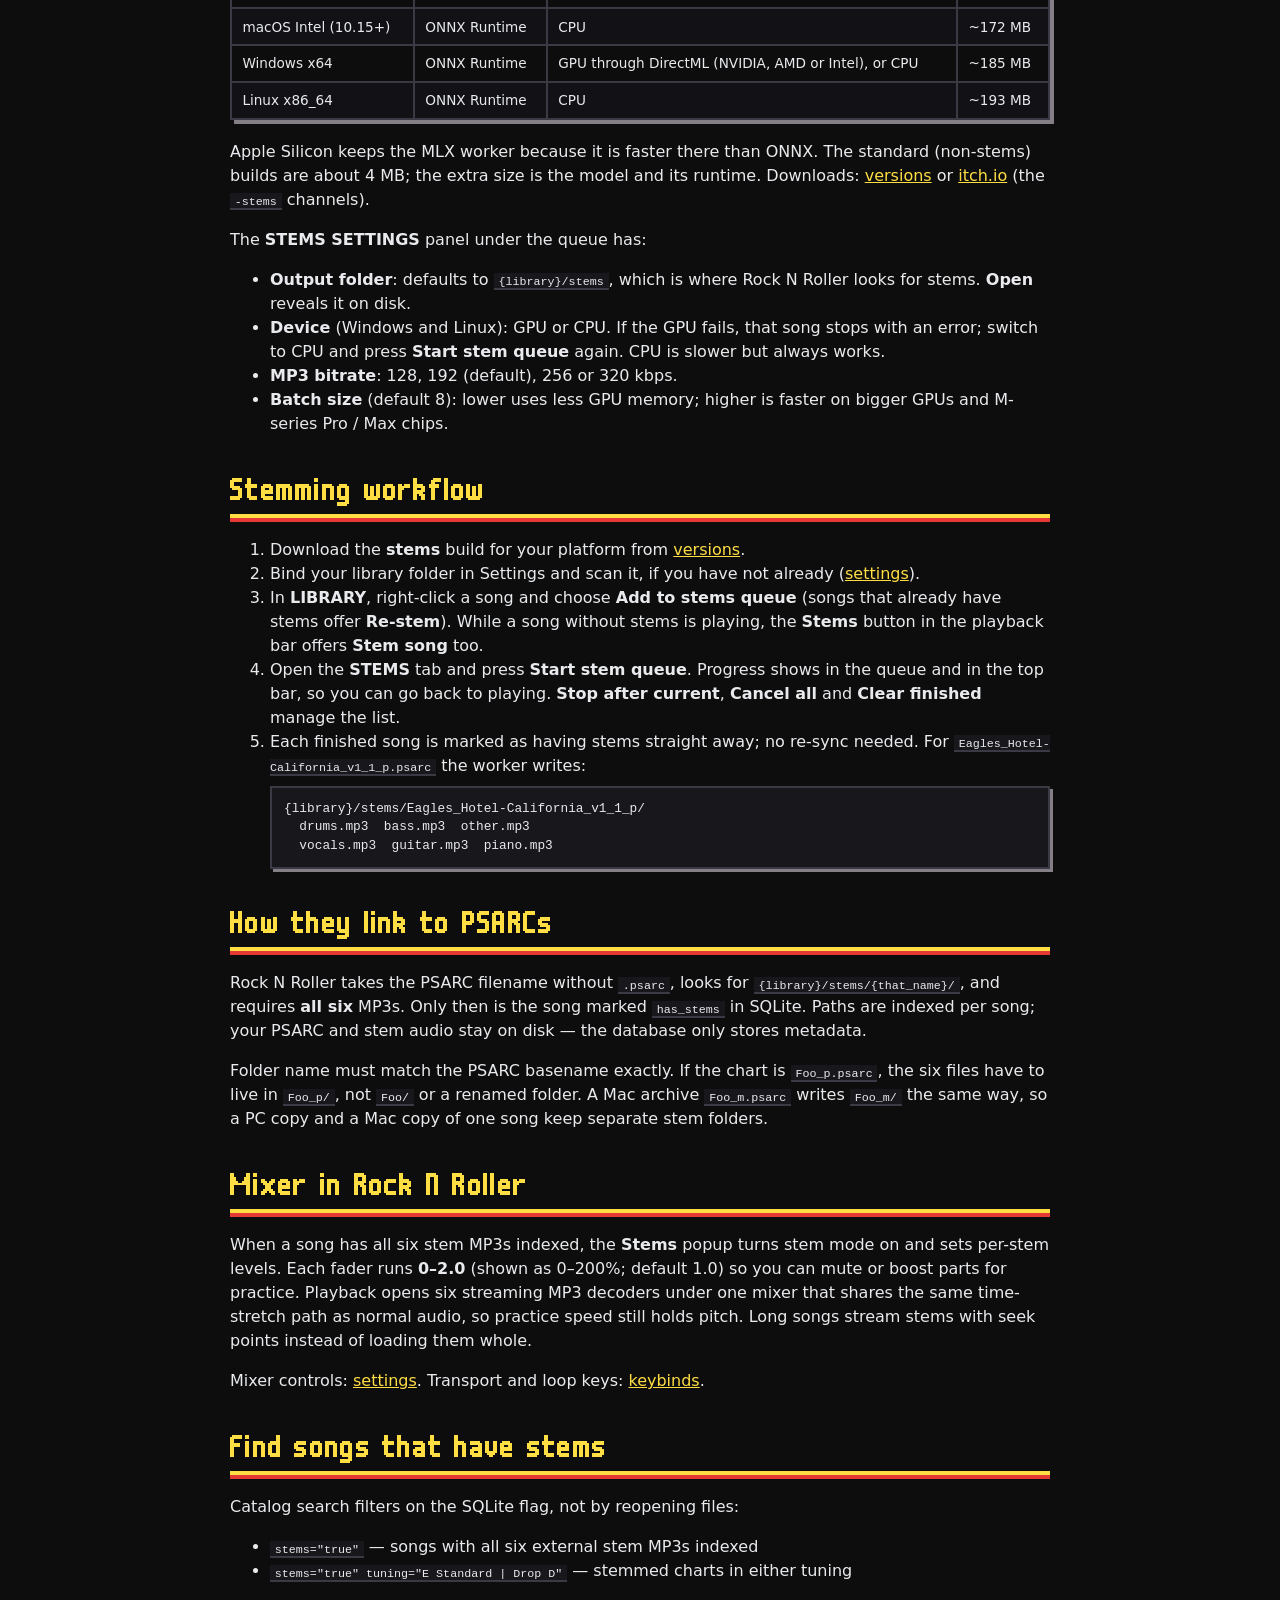
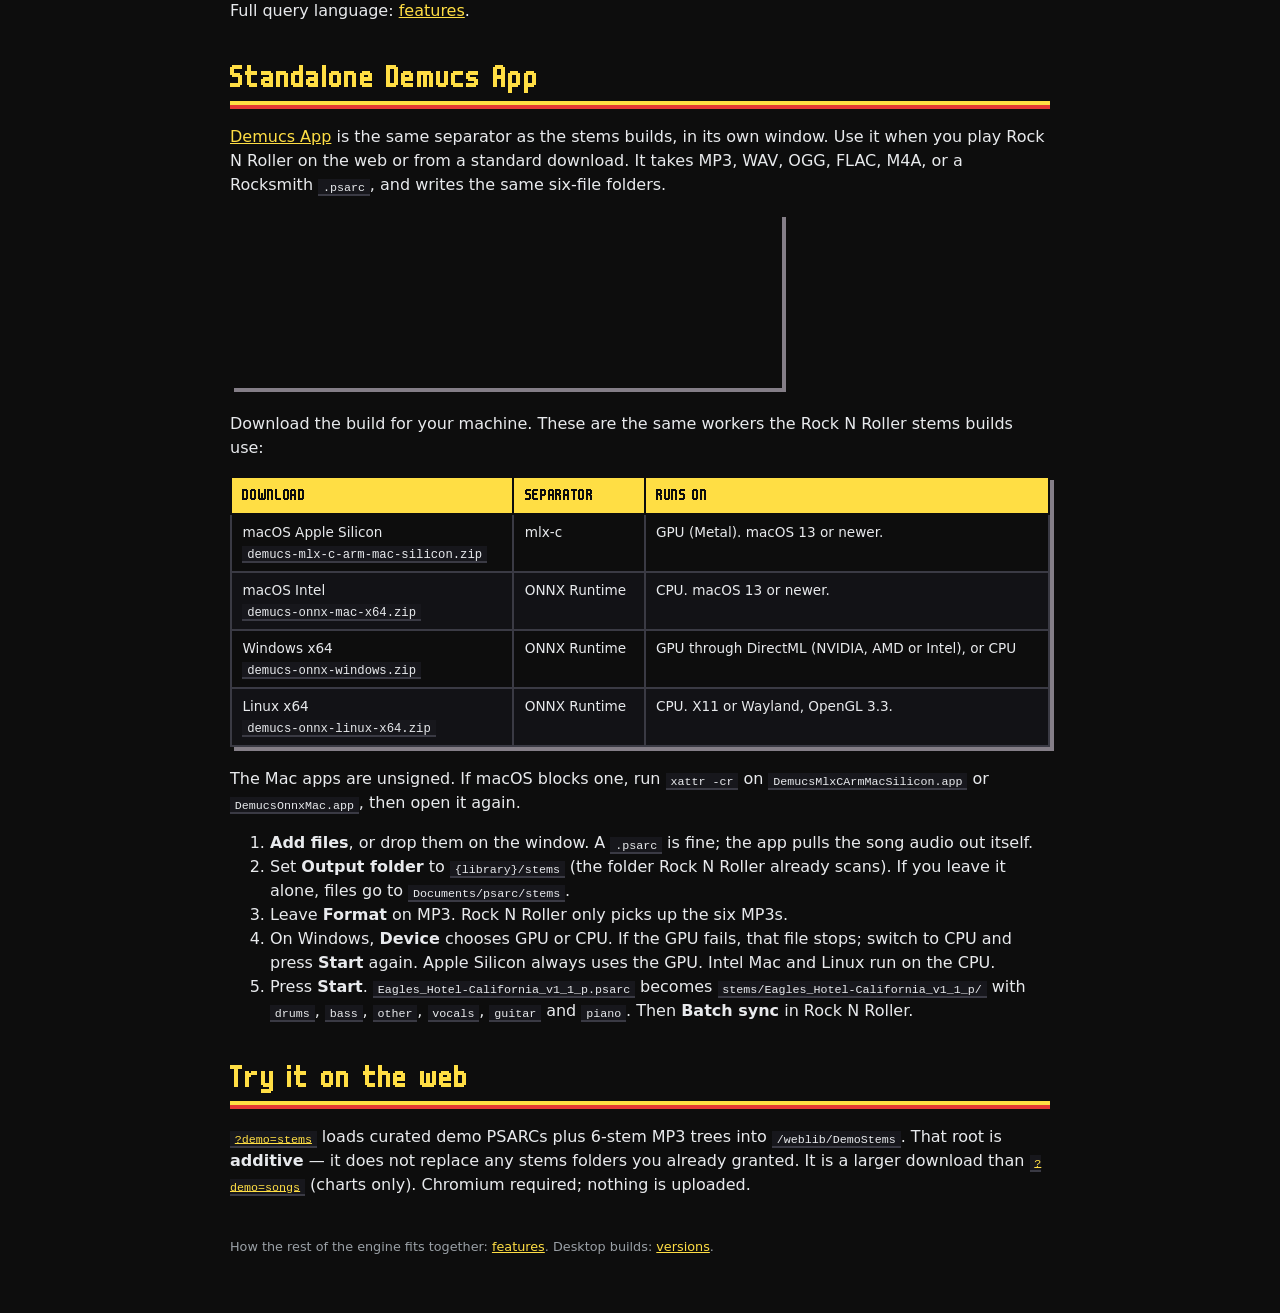
<file: demucs-stems/index.html>
<!doctype html>
<html lang="en">
  <head>
    <meta charset="utf-8" />
    <meta name="viewport" content="width=device-width, initial-scale=1" />
    <title>Stems &amp; Demucs — Rock N Roller</title>
    <meta
      name="description"
      content="Split Rocksmith songs into six Demucs stems inside Rock N Roller on macOS, Windows and Linux, then mix them while you play."
    />
    <link rel="icon" type="image/png" href="/rocknroller-icon.png" />
    <link rel="preconnect" href="https://fonts.googleapis.com" />
    <link rel="preconnect" href="https://fonts.gstatic.com" crossorigin />
    <link
      href="https://fonts.googleapis.com/css2?family=Press+Start+2P&display=swap"
      rel="stylesheet"
    />
    <link rel="stylesheet" href="/assets/site.css" />
  </head>
  <body>
    <main class="page">
      <h1 class="page__title">
        <img
          class="page__logo"
          src="/rocknroller-logo.png"
          alt="Rock N Roller"
          width="810"
          height="160"
        />
      </h1>
      <nav class="page__nav">
        <a href="/latest/">Play</a>
        <a href="/">About</a>
        <a href="/features/">Features</a>
        <a href="/demucs-stems/" aria-current="page">Stems</a>
        <a href="/keybinds/">Keybinds</a>
        <a href="/configurations/">Settings</a>
        <a href="/changelog/">Changelog</a>
        <a href="/versions/">Versions</a>
      </nav>

      <h1>Stems &amp; Demucs</h1>
      <p>
        Stem mode lets you mix six isolated tracks — drums, bass, other,
        vocals, guitar, piano — each with its own fader (0–200%). Mute the
        guitar and play over the rest of the band, or solo a part to learn by
        ear. Combined with pitch-preserving speed and section loops, this is
        the usual “drill this four bars” workflow.
      </p>
      <p>
        The desktop <strong>stems</strong> builds separate songs themselves.
        Right-click a song in the library, choose
        <strong>Add to stems queue</strong>, and Rock N Roller runs Demucs in
        the background while you keep playing. Every desktop platform has a
        stems build: macOS (Apple Silicon and Intel), Windows and Linux.
      </p>
      <p>
        The standard desktop builds and the web player cannot separate, but
        they play any stems you already have. To make stems without the
        stems build, use the standalone
        <a href="#standalone">Demucs App</a>.
      </p>

      <figure class="shot">
        <a href="/assets/promo/stems.jpg">
          <img
            src="/assets/promo/stems.jpg"
            alt="Stems queue screen: one song separating on the GPU at 33 percent, another queued, with output folder and MP3 bitrate settings below"
            width="1728"
            height="1008"
            loading="lazy"
          />
        </a>
        <figcaption>
          <strong>Stems queue.</strong> One song separating on the GPU, the
          next one waiting. Settings for the output folder, MP3 bitrate and
          batch size sit underneath.
        </figcaption>
      </figure>

      <div class="btn-row">
        <a class="btn" href="/versions/">
          <span class="btn__icons" aria-hidden="true">
            <img
              class="btn__icon"
              src="/assets/icons/windows.svg"
              alt=""
              width="24"
              height="24"
            />
            <img
              class="btn__icon"
              src="/assets/icons/apple.svg"
              alt=""
              width="24"
              height="24"
            />
            <img
              class="btn__icon"
              src="/assets/icons/linux.svg"
              alt=""
              width="24"
              height="24"
            />
          </span>
          Get stems build
        </a>
        <a class="btn" href="/latest/?demo=stems">
          <img
            class="btn__icon"
            src="/assets/icons/web.svg"
            alt=""
            width="24"
            height="24"
          />
          Play with stems
        </a>
      </div>

      <ol class="toc">
        <li><a href="#built-in">Built-in separation</a></li>
        <li><a href="#workflow">Stemming workflow</a></li>
        <li><a href="#layout">How they link to PSARCs</a></li>
        <li><a href="#mixer">Mixer in Rock N Roller</a></li>
        <li><a href="#search">Find songs that have stems</a></li>
        <li><a href="#standalone">Standalone Demucs App</a></li>
        <li><a href="#web">Try it on the web</a></li>
      </ol>

      <h2 id="built-in">Built-in separation</h2>
      <p>
        The stems builds bundle Meta's Demucs <code>htdemucs_6s</code> model
        (the six stems above) and a native worker for each platform. Each
        song runs in its own worker process, so a crash or a cancel never
        takes the player down with it. The audio comes straight out of the
        <code>.psarc</code>; you do not export anything first.
      </p>
      <table class="specs">
        <thead>
          <tr>
            <th>Stems build</th>
            <th>Separator</th>
            <th>Runs on</th>
            <th>Download</th>
          </tr>
        </thead>
        <tbody>
          <tr>
            <td>macOS Apple Silicon</td>
            <td>mlx-c</td>
            <td>GPU (Metal)</td>
            <td>~126&nbsp;MB</td>
          </tr>
          <tr>
            <td>macOS Intel (10.15+)</td>
            <td>ONNX Runtime</td>
            <td>CPU</td>
            <td>~172&nbsp;MB</td>
          </tr>
          <tr>
            <td>Windows x64</td>
            <td>ONNX Runtime</td>
            <td>
              GPU through DirectML (NVIDIA, AMD or Intel), or CPU
            </td>
            <td>~185&nbsp;MB</td>
          </tr>
          <tr>
            <td>Linux x86_64</td>
            <td>ONNX Runtime</td>
            <td>CPU</td>
            <td>~193&nbsp;MB</td>
          </tr>
        </tbody>
      </table>
      <p>
        Apple Silicon keeps the MLX worker because it is faster there than
        ONNX. The standard (non-stems) builds are about 4&nbsp;MB; the extra
        size is the model and its runtime. Downloads:
        <a href="/versions/">versions</a> or
        <a href="https://nicapotato.itch.io/rocknroller" rel="noopener">itch.io</a>
        (the <code>-stems</code> channels).
      </p>
      <p>
        The <strong>STEMS SETTINGS</strong> panel under the queue has:
      </p>
      <ul>
        <li>
          <strong>Output folder</strong>: defaults to
          <code>{library}/stems</code>, which is where Rock N Roller looks for
          stems. <strong>Open</strong> reveals it on disk.
        </li>
        <li>
          <strong>Device</strong> (Windows and Linux): GPU or CPU. If the GPU
          fails, that song stops with an error; switch to CPU and press
          <strong>Start stem queue</strong> again. CPU is slower but always
          works.
        </li>
        <li>
          <strong>MP3 bitrate</strong>: 128, 192 (default), 256 or 320&nbsp;kbps.
        </li>
        <li>
          <strong>Batch size</strong> (default 8): lower uses less GPU
          memory; higher is faster on bigger GPUs and M-series Pro / Max chips.
        </li>
      </ul>

      <h2 id="workflow">Stemming workflow</h2>
      <ol>
        <li>
          Download the <strong>stems</strong> build for your platform from
          <a href="/versions/">versions</a>.
        </li>
        <li>
          Bind your library folder in Settings and scan it, if you have not
          already (<a href="/configurations/#library">settings</a>).
        </li>
        <li>
          In <strong>LIBRARY</strong>, right-click a song and choose
          <strong>Add to stems queue</strong> (songs that already have stems
          offer <strong>Re-stem</strong>). While a song without stems is
          playing, the <strong>Stems</strong> button in the playback bar
          offers <strong>Stem song</strong> too.
        </li>
        <li>
          Open the <strong>STEMS</strong> tab and press
          <strong>Start stem queue</strong>. Progress shows in the queue and
          in the top bar, so you can go back to playing. <strong>Stop after
          current</strong>, <strong>Cancel all</strong> and
          <strong>Clear finished</strong> manage the list.
        </li>
        <li>
          Each finished song is marked as having stems straight away; no
          re-sync needed. For
          <code>Eagles_Hotel-California_v1_1_p.psarc</code> the worker writes:
          <pre class="codeblock">
{library}/stems/Eagles_Hotel-California_v1_1_p/
  drums.mp3  bass.mp3  other.mp3
  vocals.mp3  guitar.mp3  piano.mp3</pre>
        </li>
      </ol>

      <h2 id="layout">How they link to PSARCs</h2>
      <p>
        Rock N Roller takes the PSARC filename without <code>.psarc</code>,
        looks for <code>{library}/stems/{that_name}/</code>, and requires
        <strong>all six</strong> MP3s. Only then is the song marked
        <code>has_stems</code> in SQLite. Paths are indexed per song; your
        PSARC and stem audio stay on disk — the database only stores
        metadata.
      </p>
      <p>
        Folder name must match the PSARC basename exactly. If the chart is
        <code>Foo_p.psarc</code>, the six files have to live in
        <code>Foo_p/</code>, not <code>Foo/</code> or a renamed folder. A Mac
        archive <code>Foo_m.psarc</code> writes <code>Foo_m/</code> the same
        way, so a PC copy and a Mac copy of one song keep separate stem
        folders.
      </p>

      <h2 id="mixer">Mixer in Rock N Roller</h2>
      <p>
        When a song has all six stem MP3s indexed, the <strong>Stems</strong>
        popup turns stem mode on and sets per-stem levels. Each fader runs
        <strong>0–2.0</strong> (shown as 0–200%; default 1.0) so you can mute
        or boost parts for practice. Playback opens six streaming MP3 decoders
        under one mixer that shares the same time-stretch path as normal audio,
        so practice speed still holds pitch. Long songs stream stems with seek
        points instead of loading them whole.
      </p>
      <p>
        Mixer controls:
        <a href="/configurations/#stems-mix">settings</a>. Transport and loop
        keys: <a href="/keybinds/">keybinds</a>.
      </p>

      <h2 id="search">Find songs that have stems</h2>
      <p>
        Catalog search filters on the SQLite flag, not by reopening files:
      </p>
      <ul>
        <li>
          <code>stems="true"</code> — songs with all six external stem MP3s
          indexed
        </li>
        <li>
          <code>stems="true" tuning="E Standard | Drop D"</code> — stemmed
          charts in either tuning
        </li>
      </ul>
      <p>
        Full query language:
        <a href="/features/#search">features</a>.
      </p>

      <h2 id="standalone">Standalone Demucs App</h2>
      <p>
        <a href="https://nicapotato.itch.io/demucs-app" rel="noopener"
          >Demucs App</a
        >
        is the same separator as the stems builds, in its own window. Use it
        when you play Rock N Roller on the web or from a standard download.
        It takes MP3, WAV, OGG, FLAC, M4A, or a Rocksmith
        <code>.psarc</code>, and writes the same six-file folders.
      </p>
      <div class="itch-embed">
        <iframe
          title="Demucs App on itch.io"
          loading="lazy"
          frameborder="0"
          src="https://itch.io/embed/4869317?bg_color=0d0d0d&amp;fg_color=e8eaed&amp;link_color=ffde44&amp;border_color=0d0d0d"
          width="552"
          height="167"
          ><a href="https://nicapotato.itch.io/demucs-app">Demucs App by nicapotato</a></iframe
        >
      </div>
      <p>
        Download the build for your machine. These are the same workers the
        Rock N Roller stems builds use:
      </p>
      <table class="specs">
        <thead>
          <tr>
            <th>Download</th>
            <th>Separator</th>
            <th>Runs on</th>
          </tr>
        </thead>
        <tbody>
          <tr>
            <td>
              macOS Apple Silicon<br />
              <code>demucs-mlx-c-arm-mac-silicon.zip</code>
            </td>
            <td>mlx-c</td>
            <td>GPU (Metal). macOS 13 or newer.</td>
          </tr>
          <tr>
            <td>
              macOS Intel<br />
              <code>demucs-onnx-mac-x64.zip</code>
            </td>
            <td>ONNX Runtime</td>
            <td>CPU. macOS 13 or newer.</td>
          </tr>
          <tr>
            <td>
              Windows x64<br />
              <code>demucs-onnx-windows.zip</code>
            </td>
            <td>ONNX Runtime</td>
            <td>GPU through DirectML (NVIDIA, AMD or Intel), or CPU</td>
          </tr>
          <tr>
            <td>
              Linux x64<br />
              <code>demucs-onnx-linux-x64.zip</code>
            </td>
            <td>ONNX Runtime</td>
            <td>CPU. X11 or Wayland, OpenGL 3.3.</td>
          </tr>
        </tbody>
      </table>
      <p>
        The Mac apps are unsigned. If macOS blocks one, run
        <code>xattr -cr</code> on
        <code>DemucsMlxCArmMacSilicon.app</code> or
        <code>DemucsOnnxMac.app</code>, then open it again.
      </p>
      <ol>
        <li>
          <strong>Add files</strong>, or drop them on the window. A
          <code>.psarc</code> is fine; the app pulls the song audio out itself.
        </li>
        <li>
          Set <strong>Output folder</strong> to
          <code>{library}/stems</code> (the folder Rock N Roller already
          scans). If you leave it alone, files go to
          <code>Documents/psarc/stems</code>.
        </li>
        <li>
          Leave <strong>Format</strong> on MP3. Rock N Roller only picks up
          the six MP3s.
        </li>
        <li>
          On Windows, <strong>Device</strong> chooses GPU or CPU. If the GPU
          fails, that file stops; switch to CPU and press <strong>Start</strong>
          again. Apple Silicon always uses the GPU. Intel Mac and Linux run
          on the CPU.
        </li>
        <li>
          Press <strong>Start</strong>.
          <code>Eagles_Hotel-California_v1_1_p.psarc</code> becomes
          <code>stems/Eagles_Hotel-California_v1_1_p/</code> with
          <code>drums</code>, <code>bass</code>, <code>other</code>,
          <code>vocals</code>, <code>guitar</code> and <code>piano</code>.
          Then <strong>Batch sync</strong> in Rock N Roller.
        </li>
      </ol>

      <h2 id="web">Try it on the web</h2>
      <p>
        <a href="/latest/?demo=stems"><code>?demo=stems</code></a> loads curated
        demo PSARCs plus 6-stem MP3 trees into
        <code>/weblib/DemoStems</code>. That root is
        <strong>additive</strong> — it does not replace any stems folders you
        already granted. It is a larger download than
        <a href="/latest/?demo=songs"><code>?demo=songs</code></a> (charts
        only). Chromium required; nothing is uploaded.
      </p>

      <p class="fineprint">
        How the rest of the engine fits together:
        <a href="/features/">features</a>. Desktop builds:
        <a href="/versions/">versions</a>.
      </p>
    </main>
    <script src="/assets/content-pages.js"></script>
    <!-- Cloudflare Web Analytics --><script type='module' src='https://static.cloudflareinsights.com/beacon.min.js' data-cf-beacon='{"token": "a7234cc8c2b3478aa4cf798bf9eefd95"}'></script><!-- End Cloudflare Web Analytics -->
  </body>
</html>
</file>
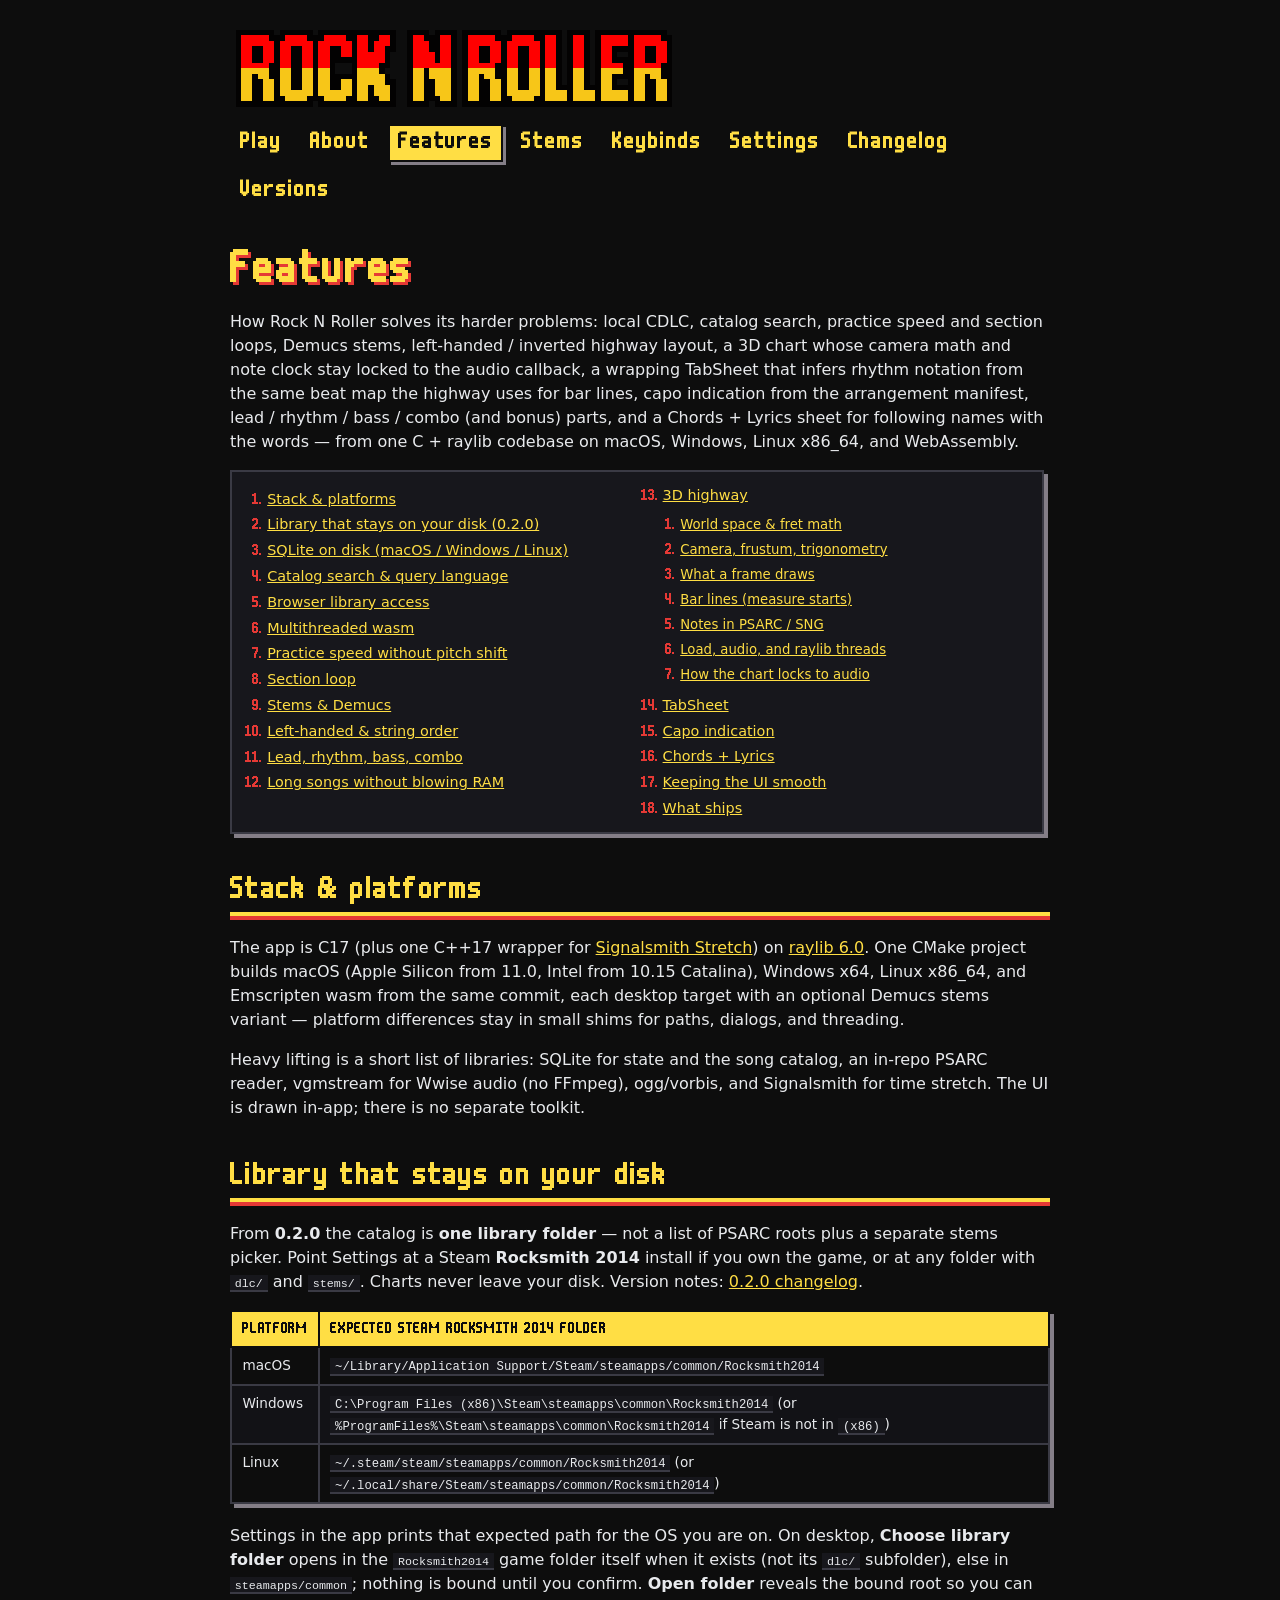
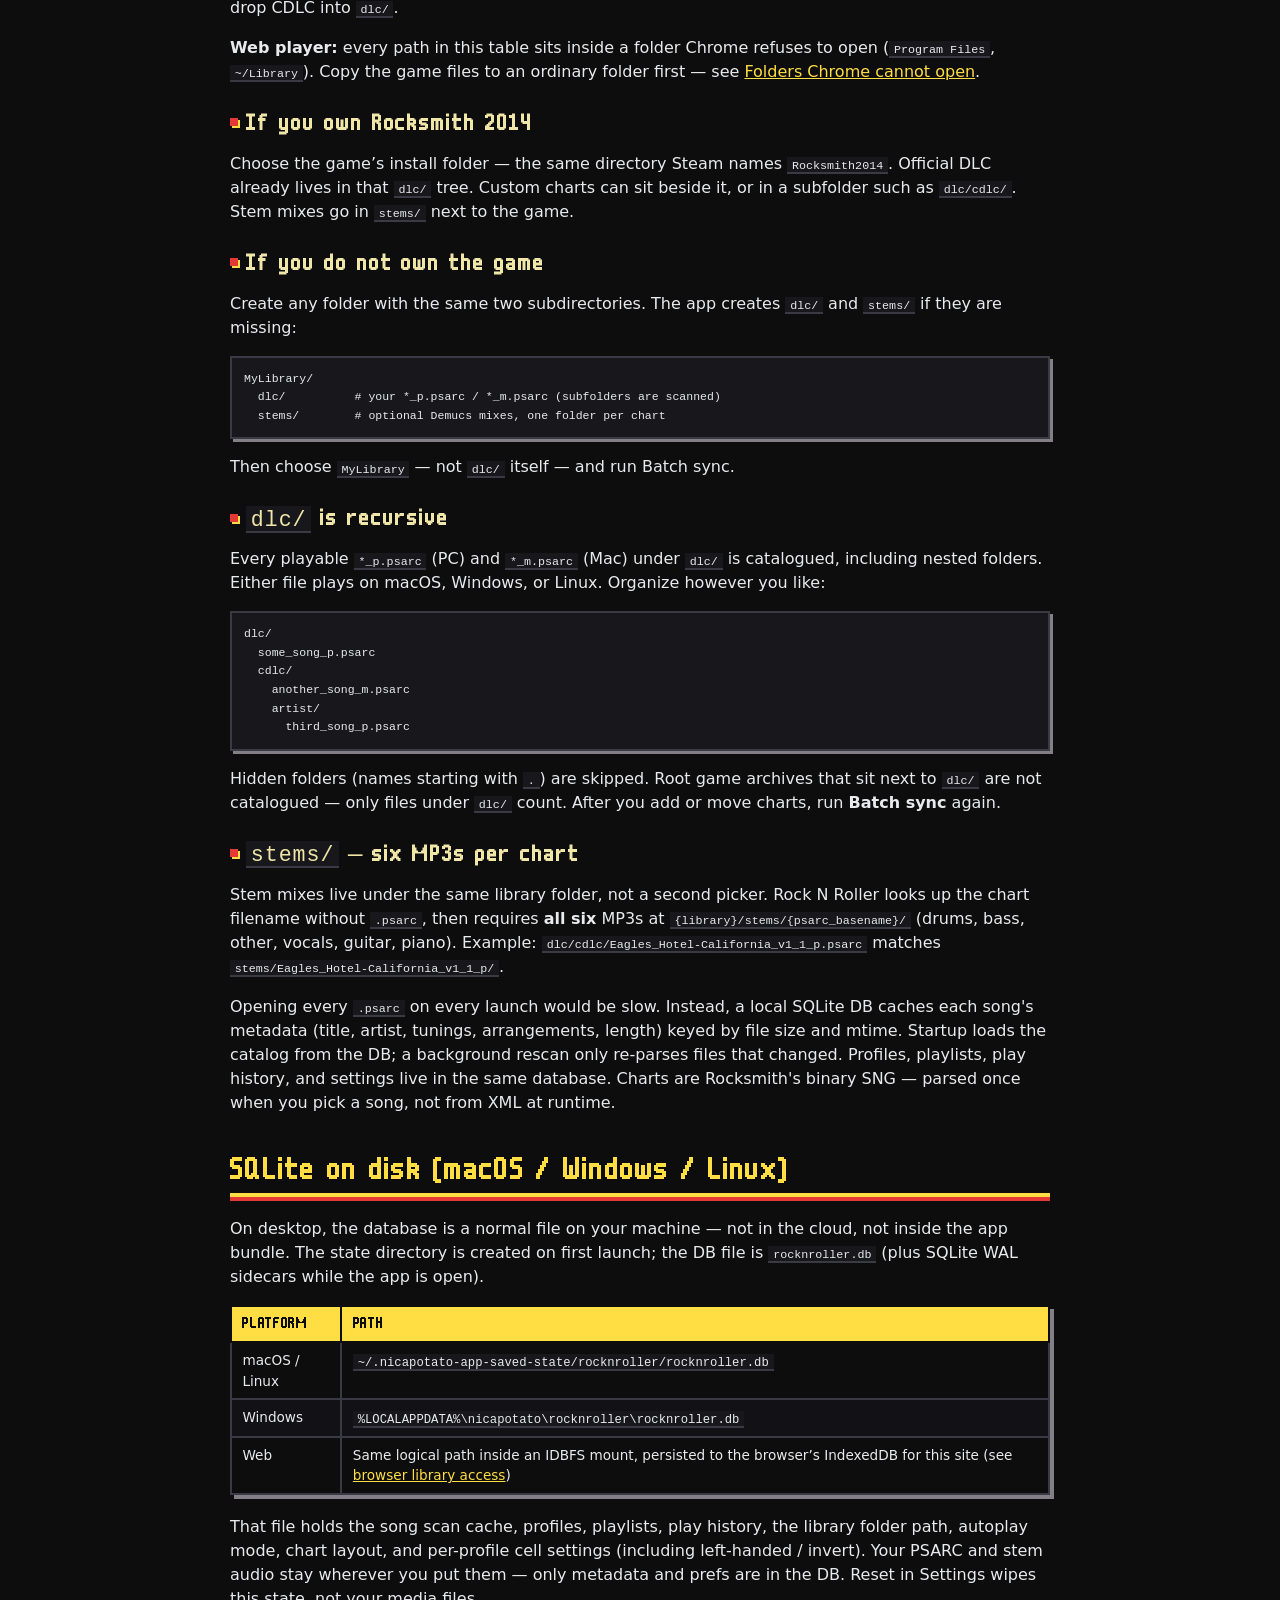
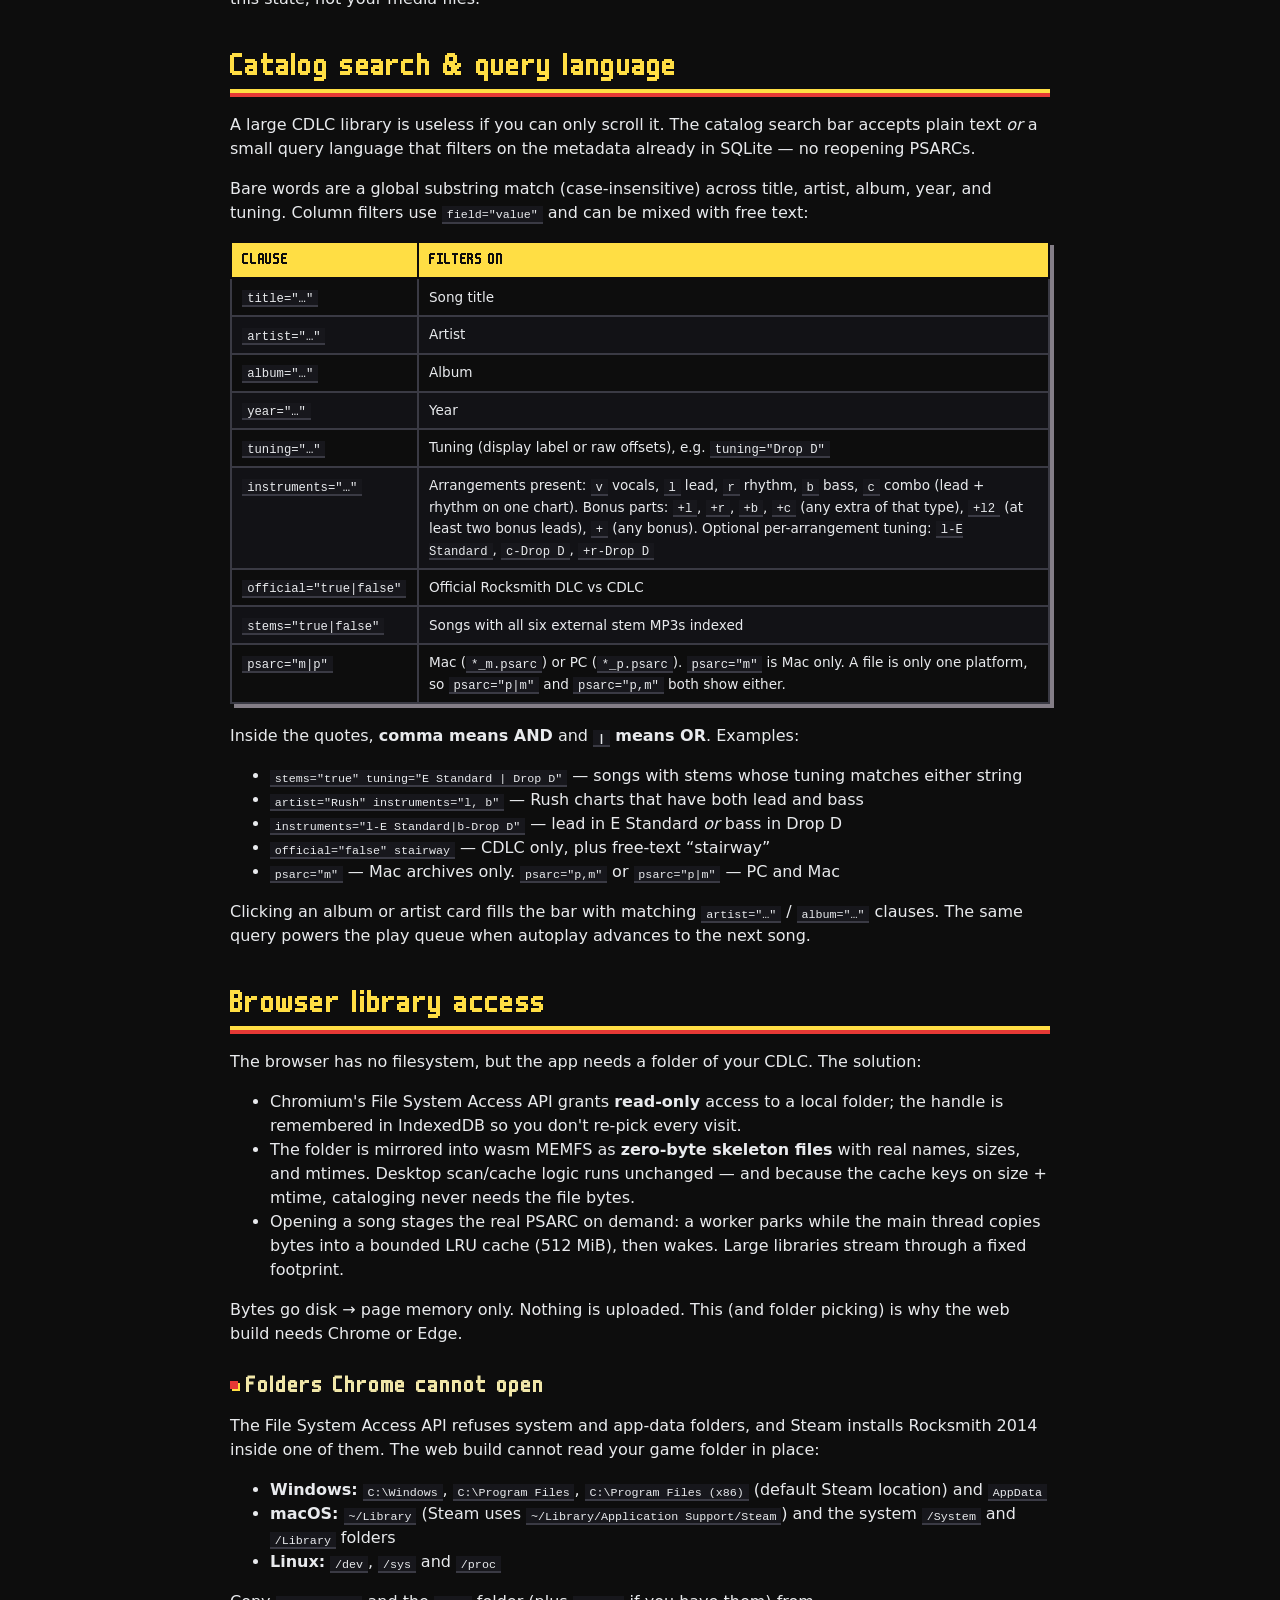
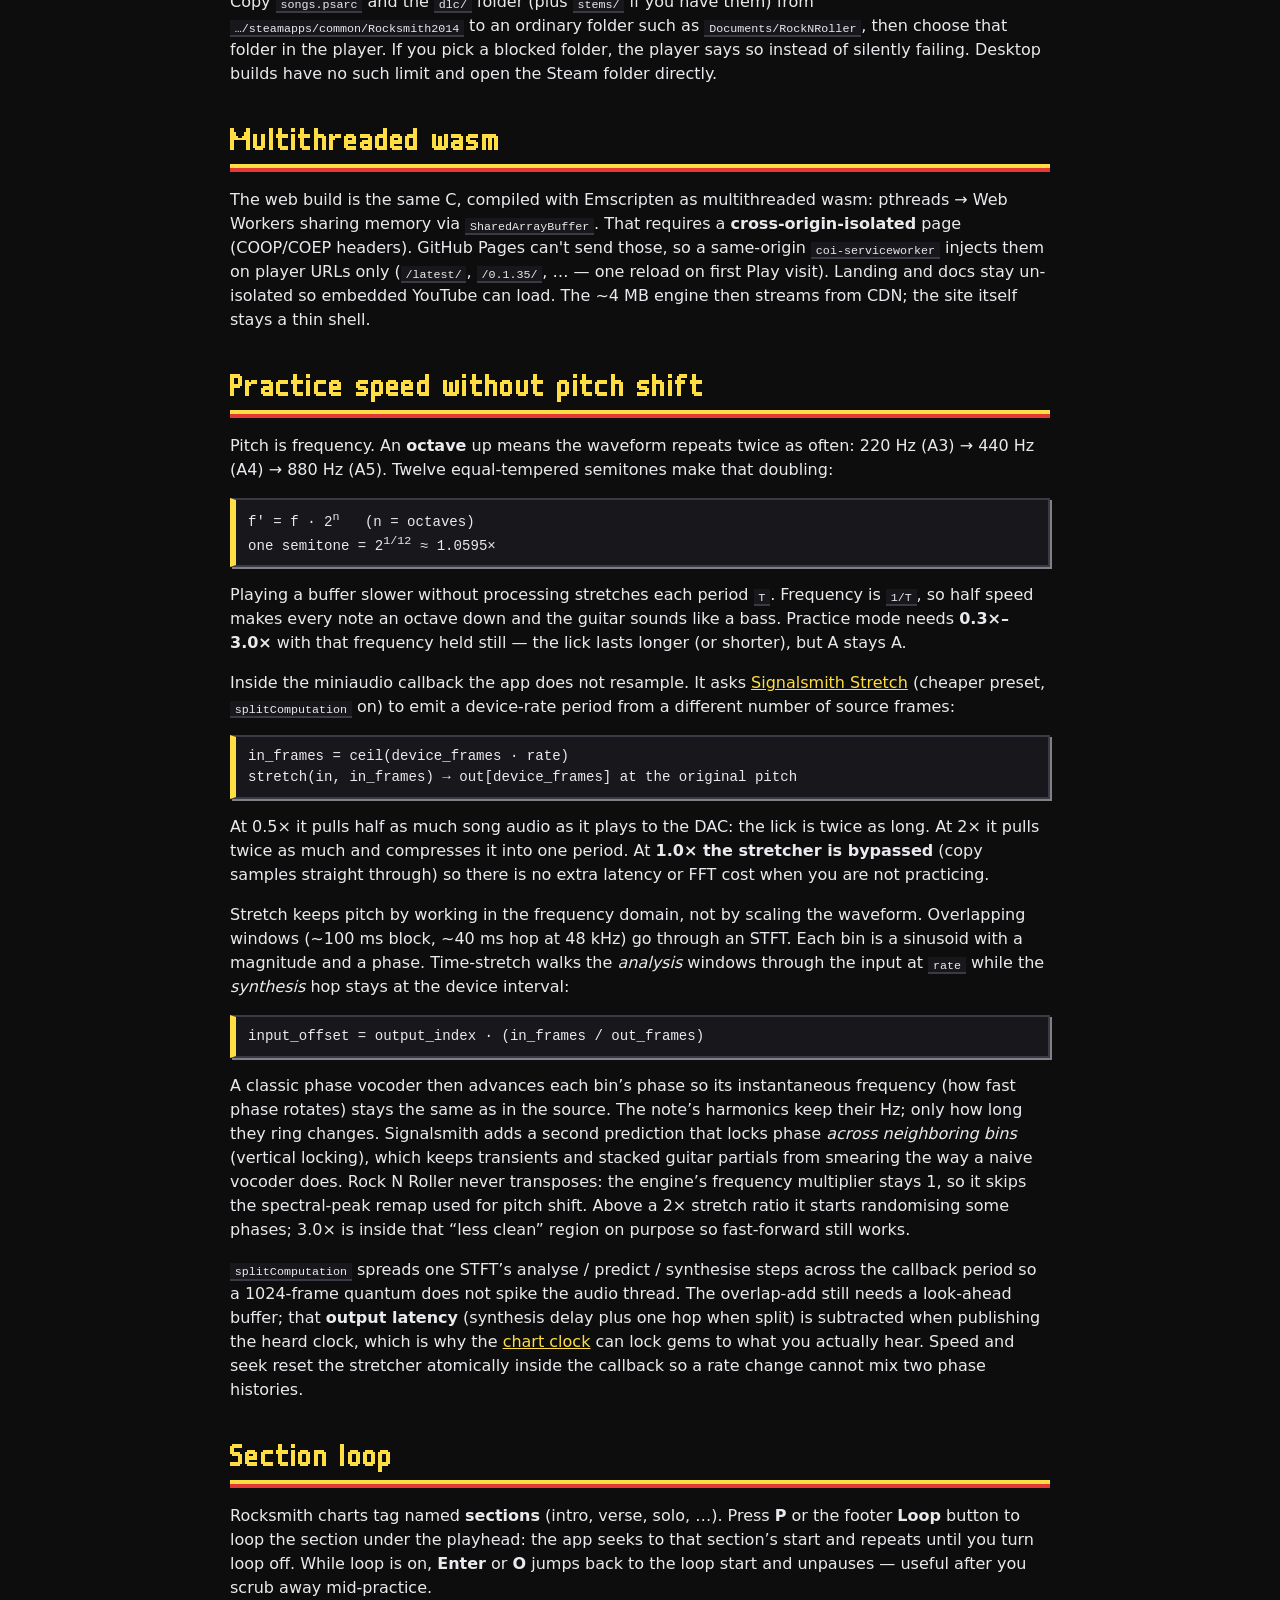
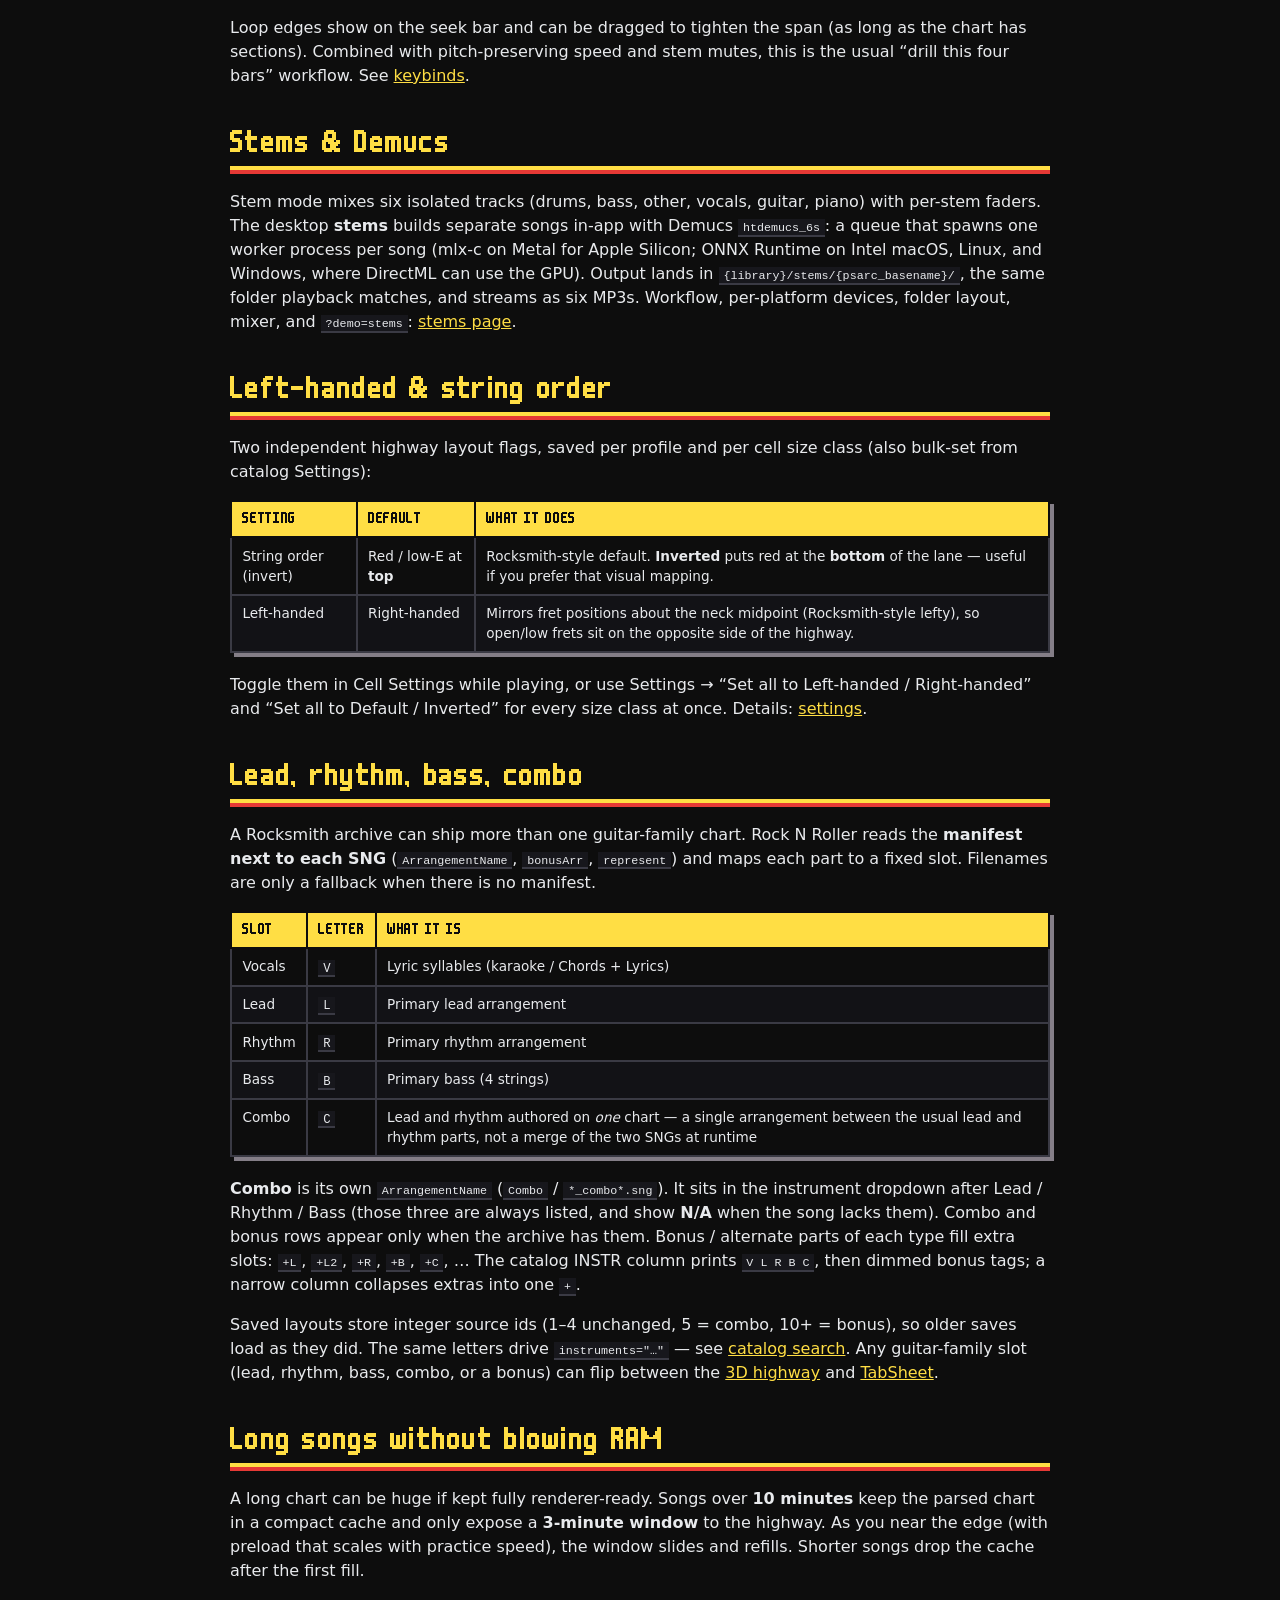
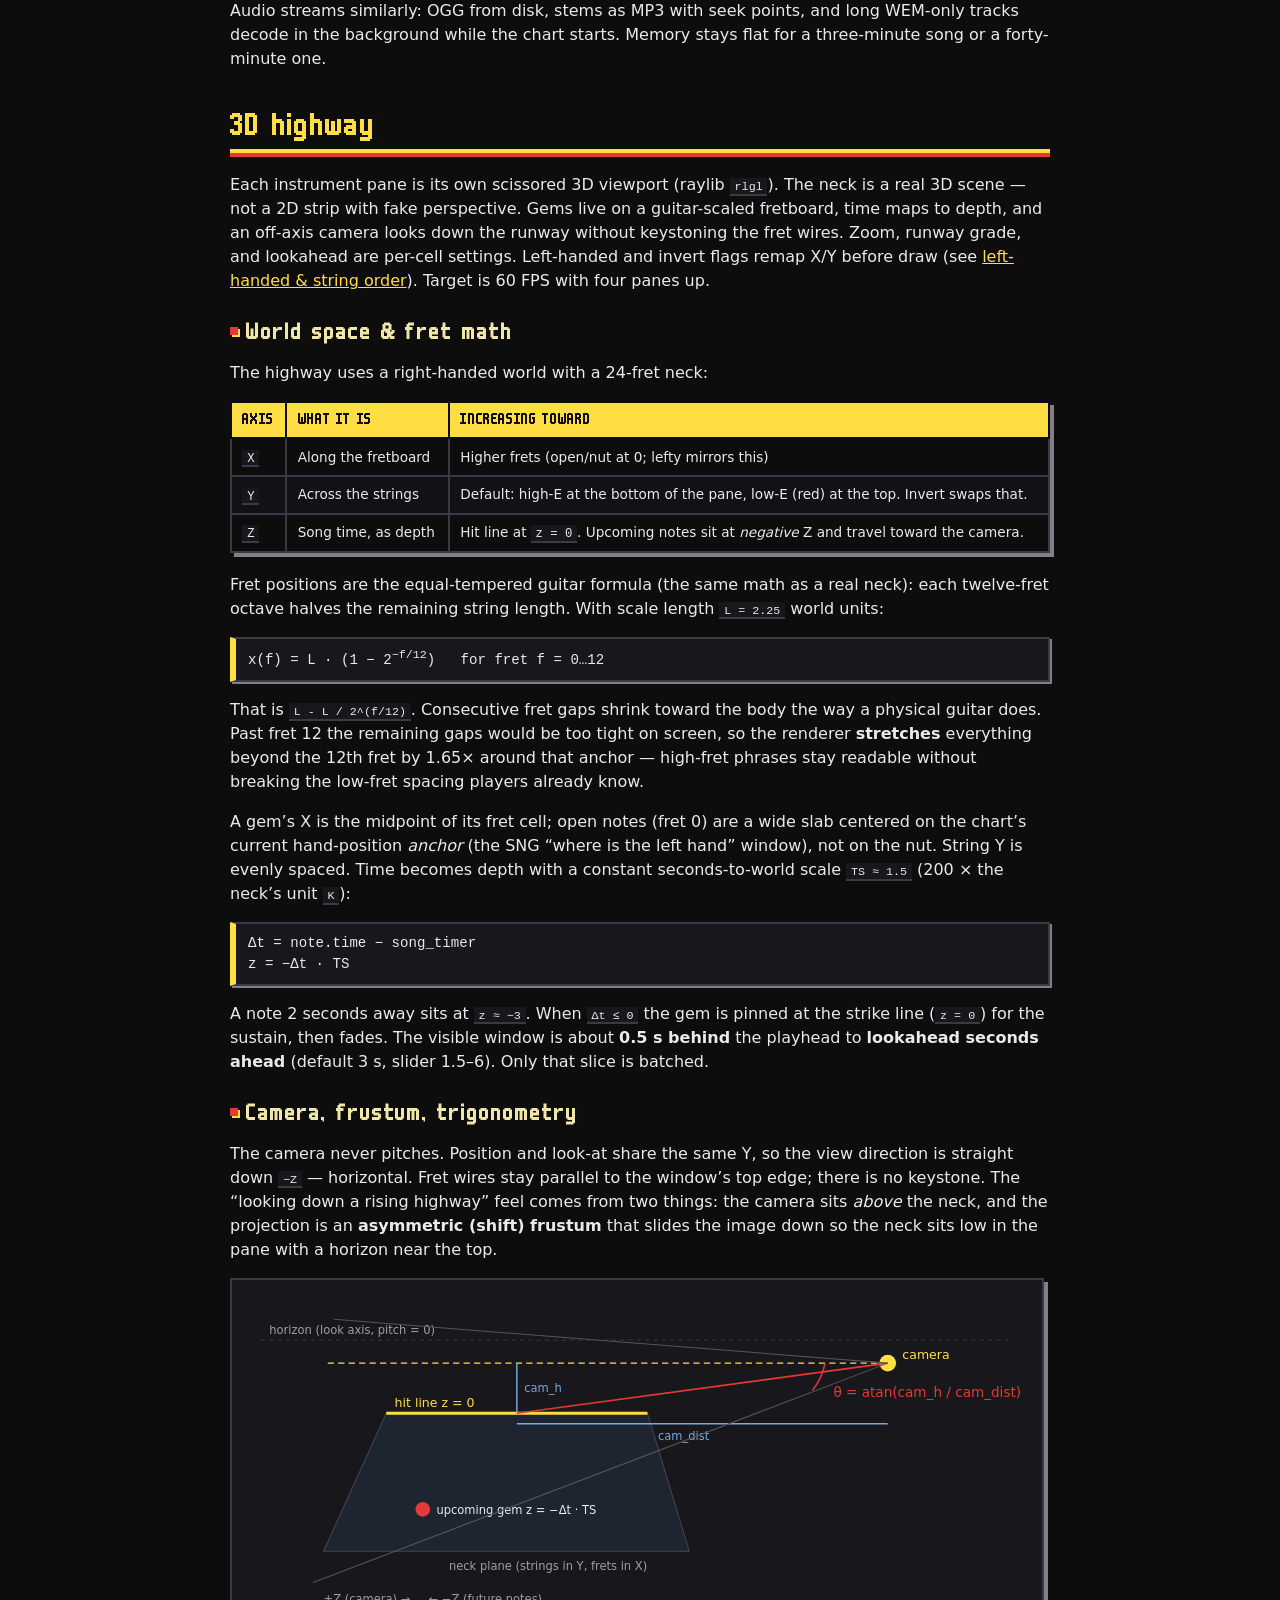
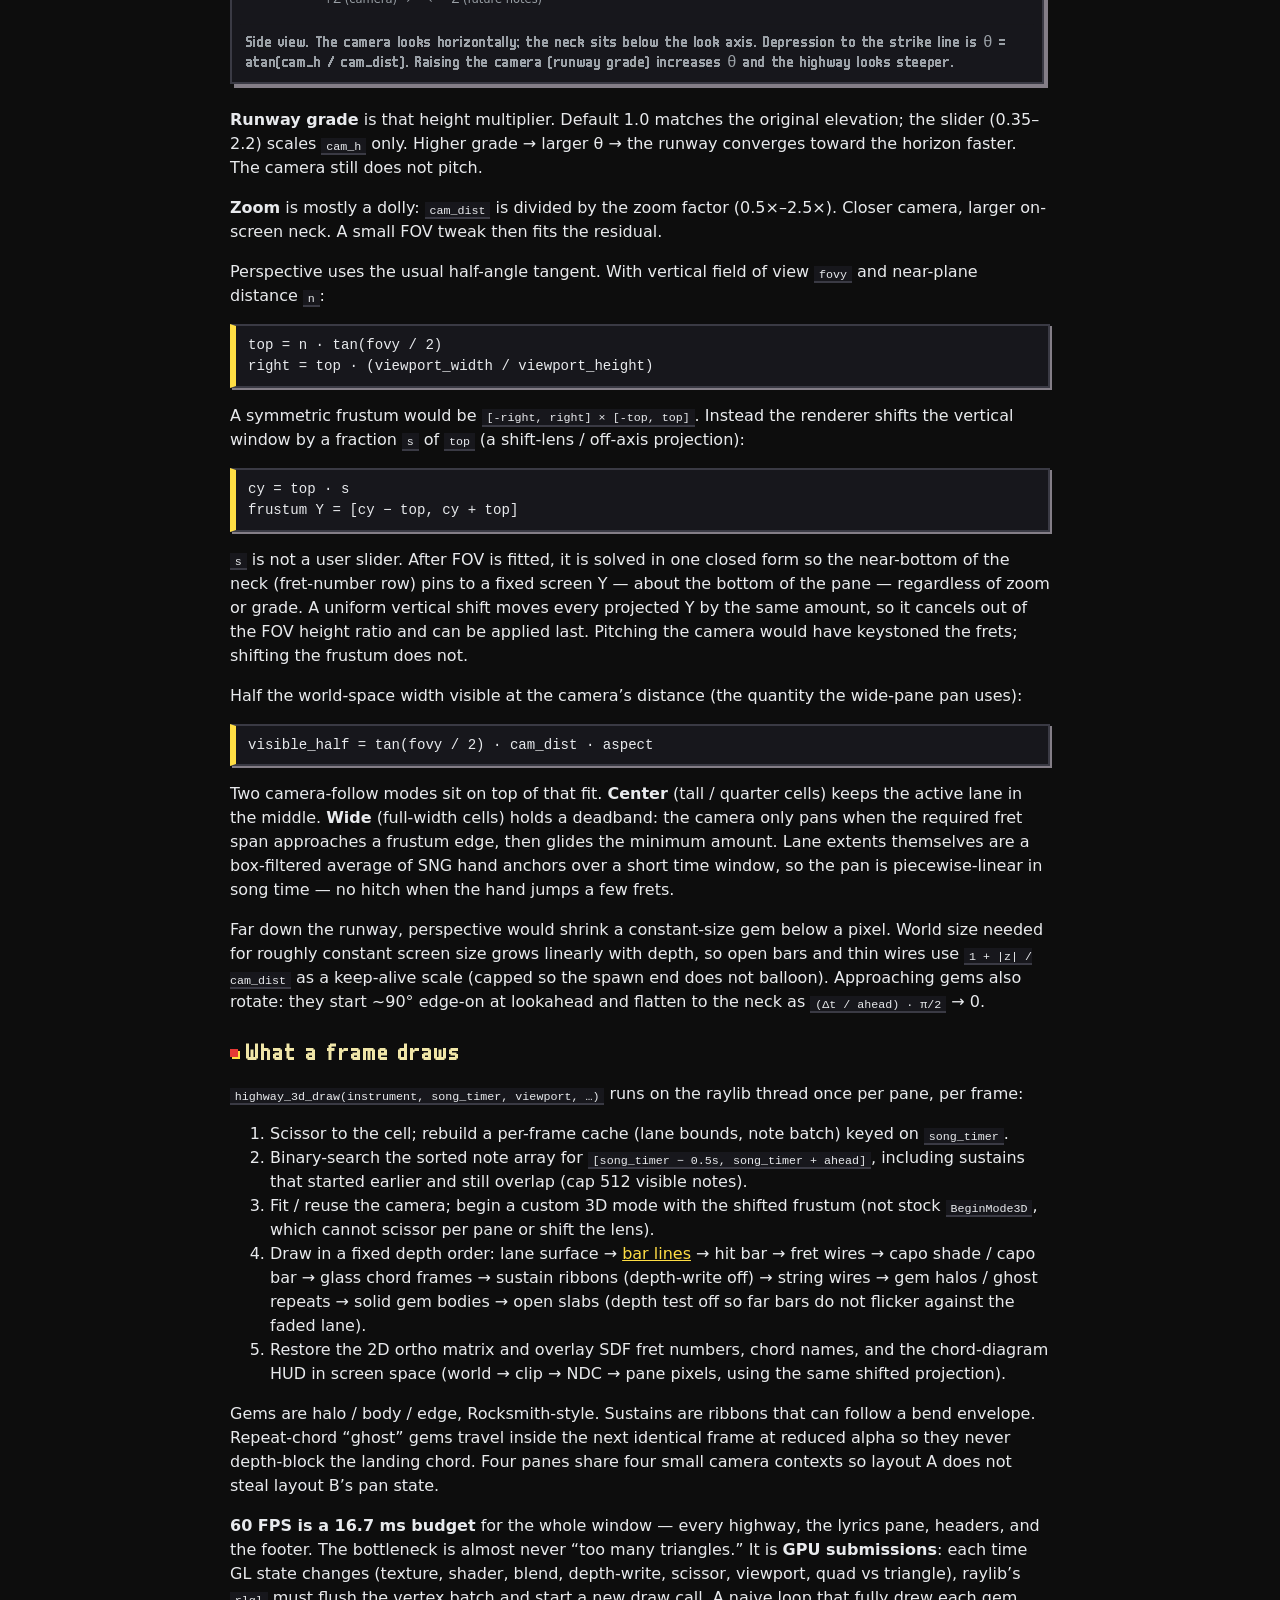
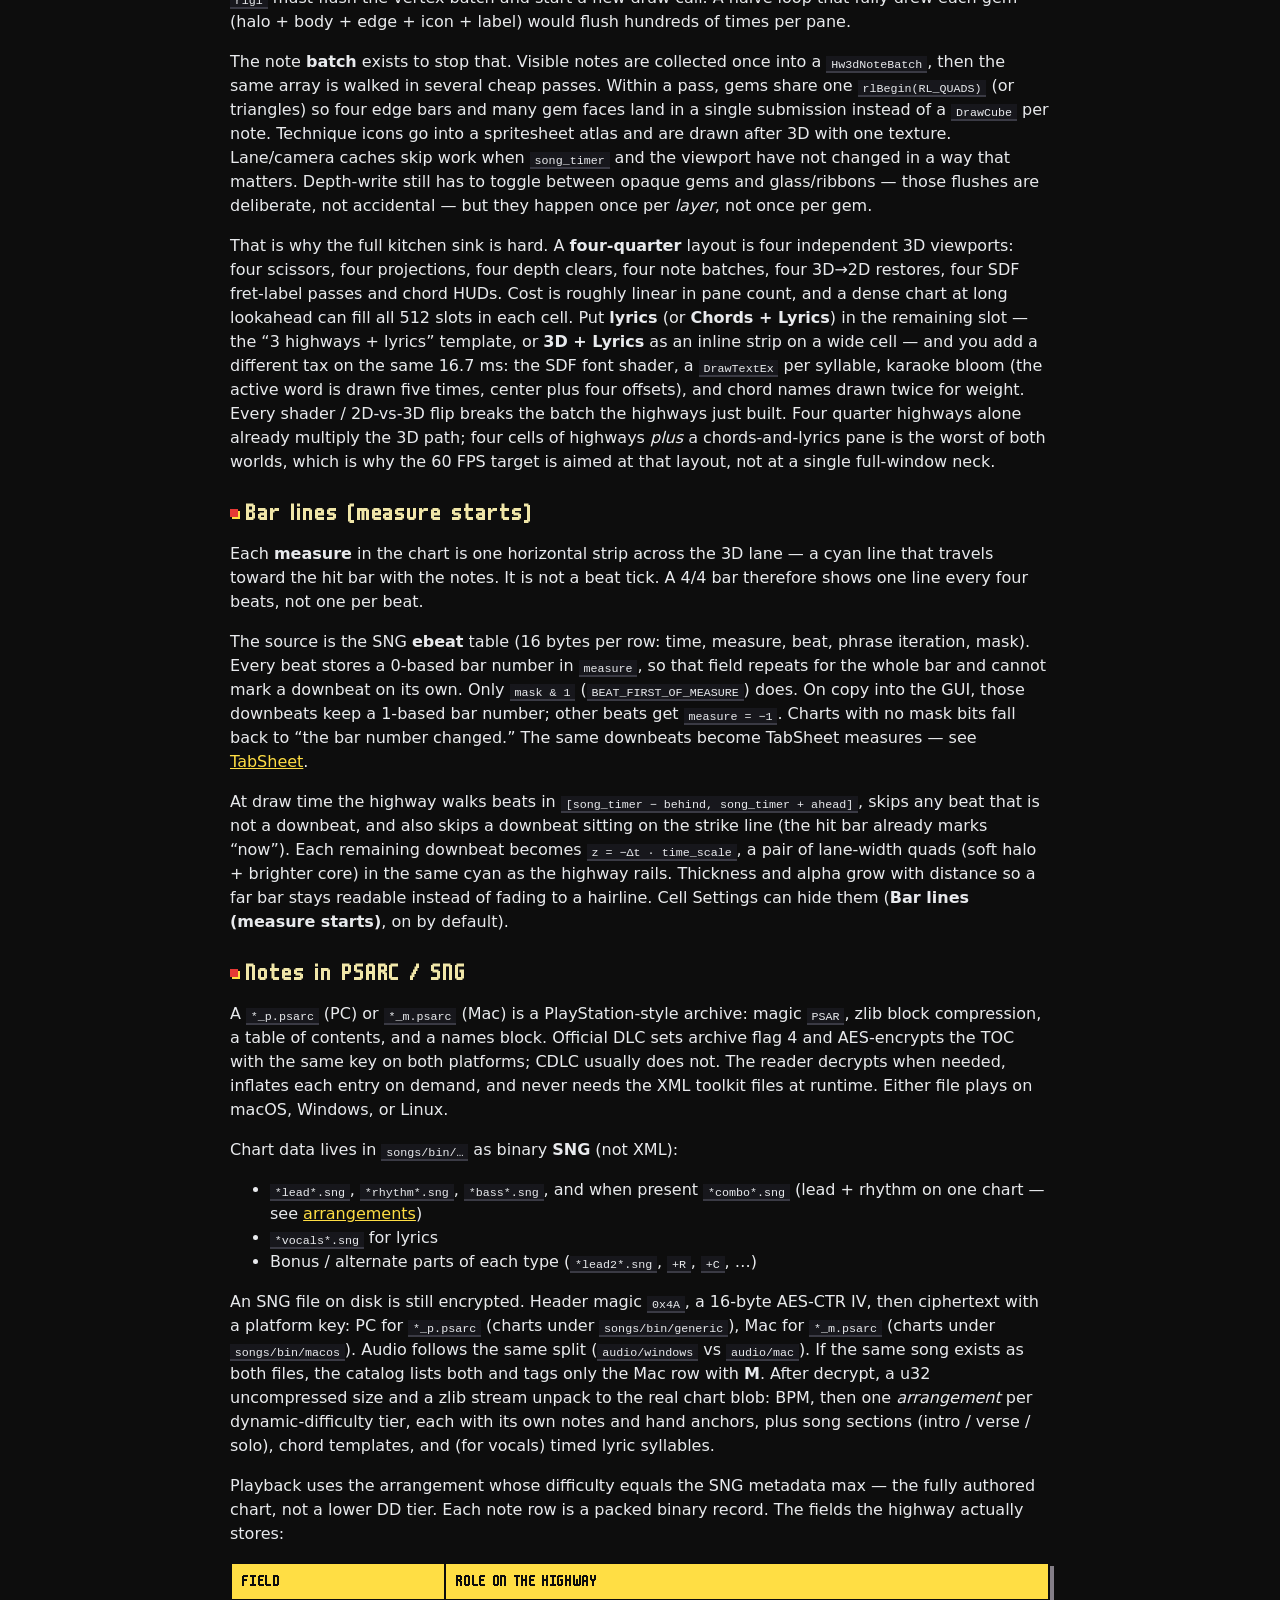
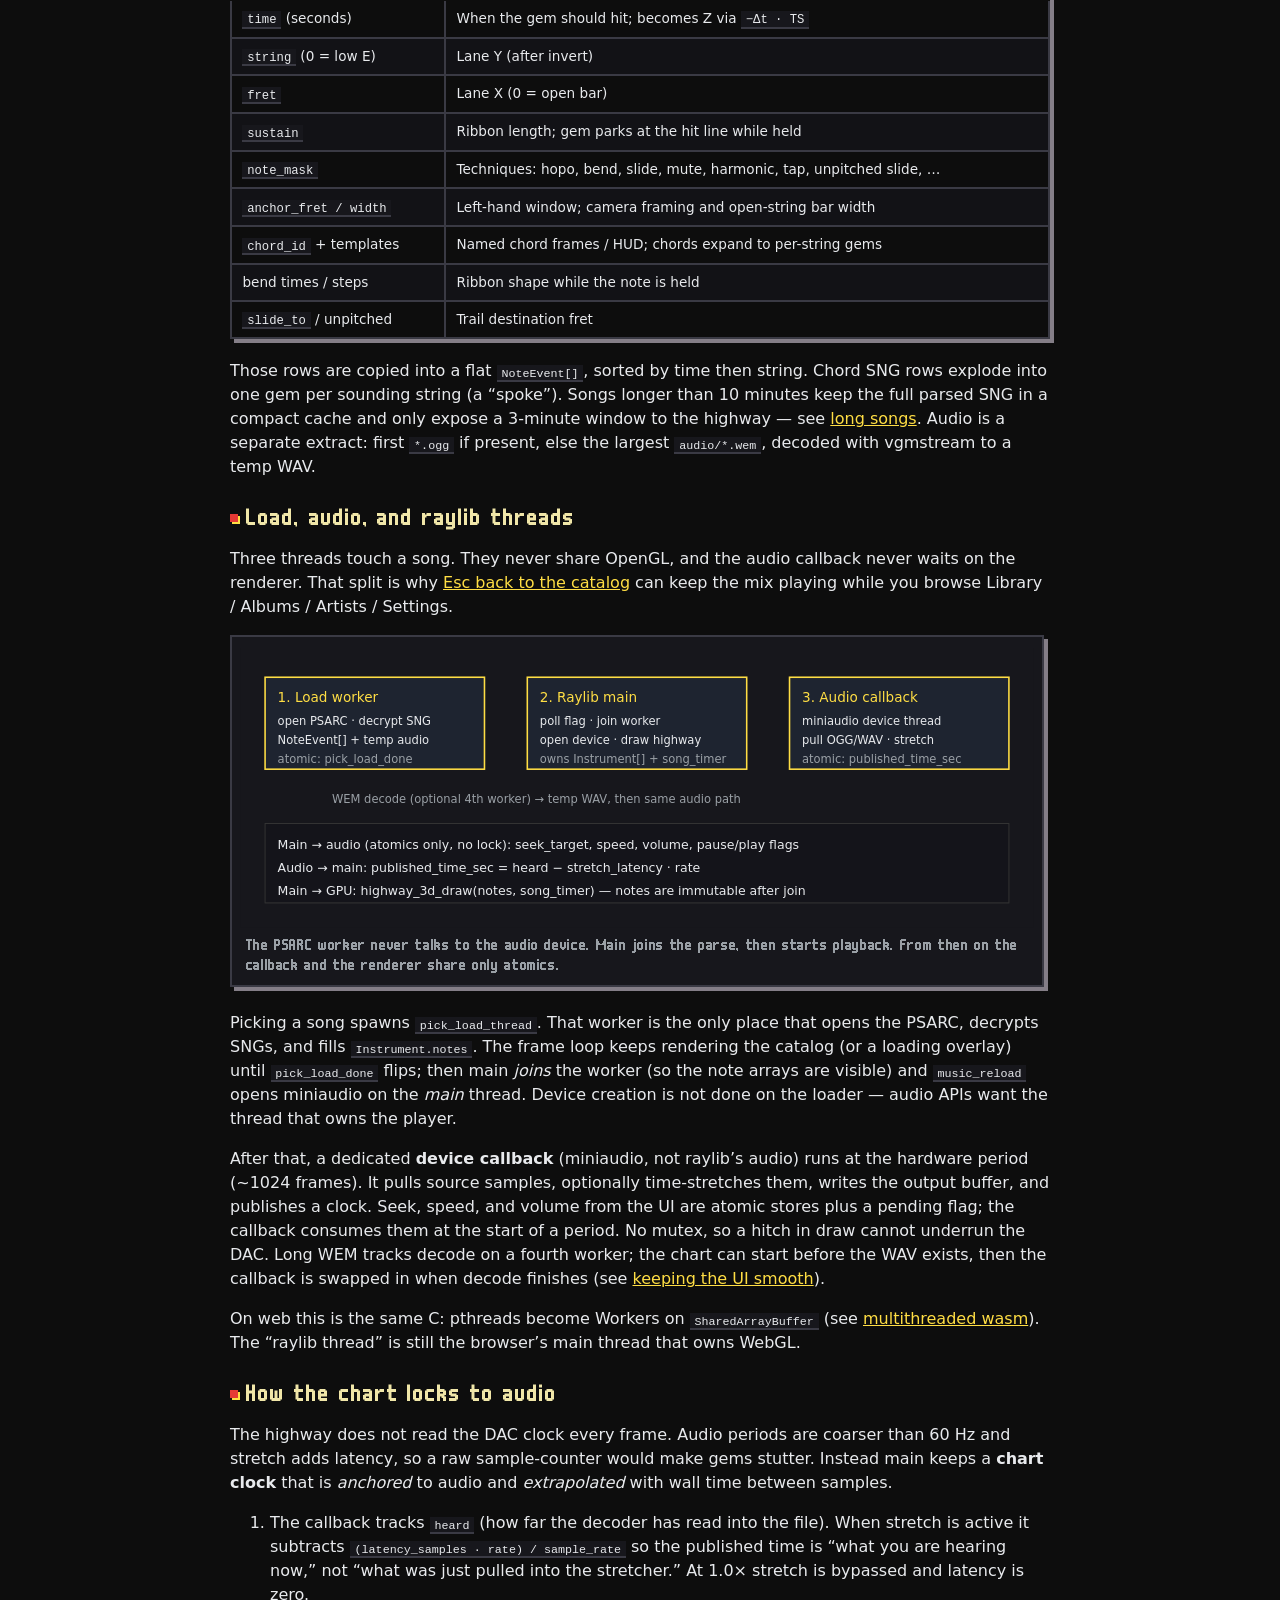
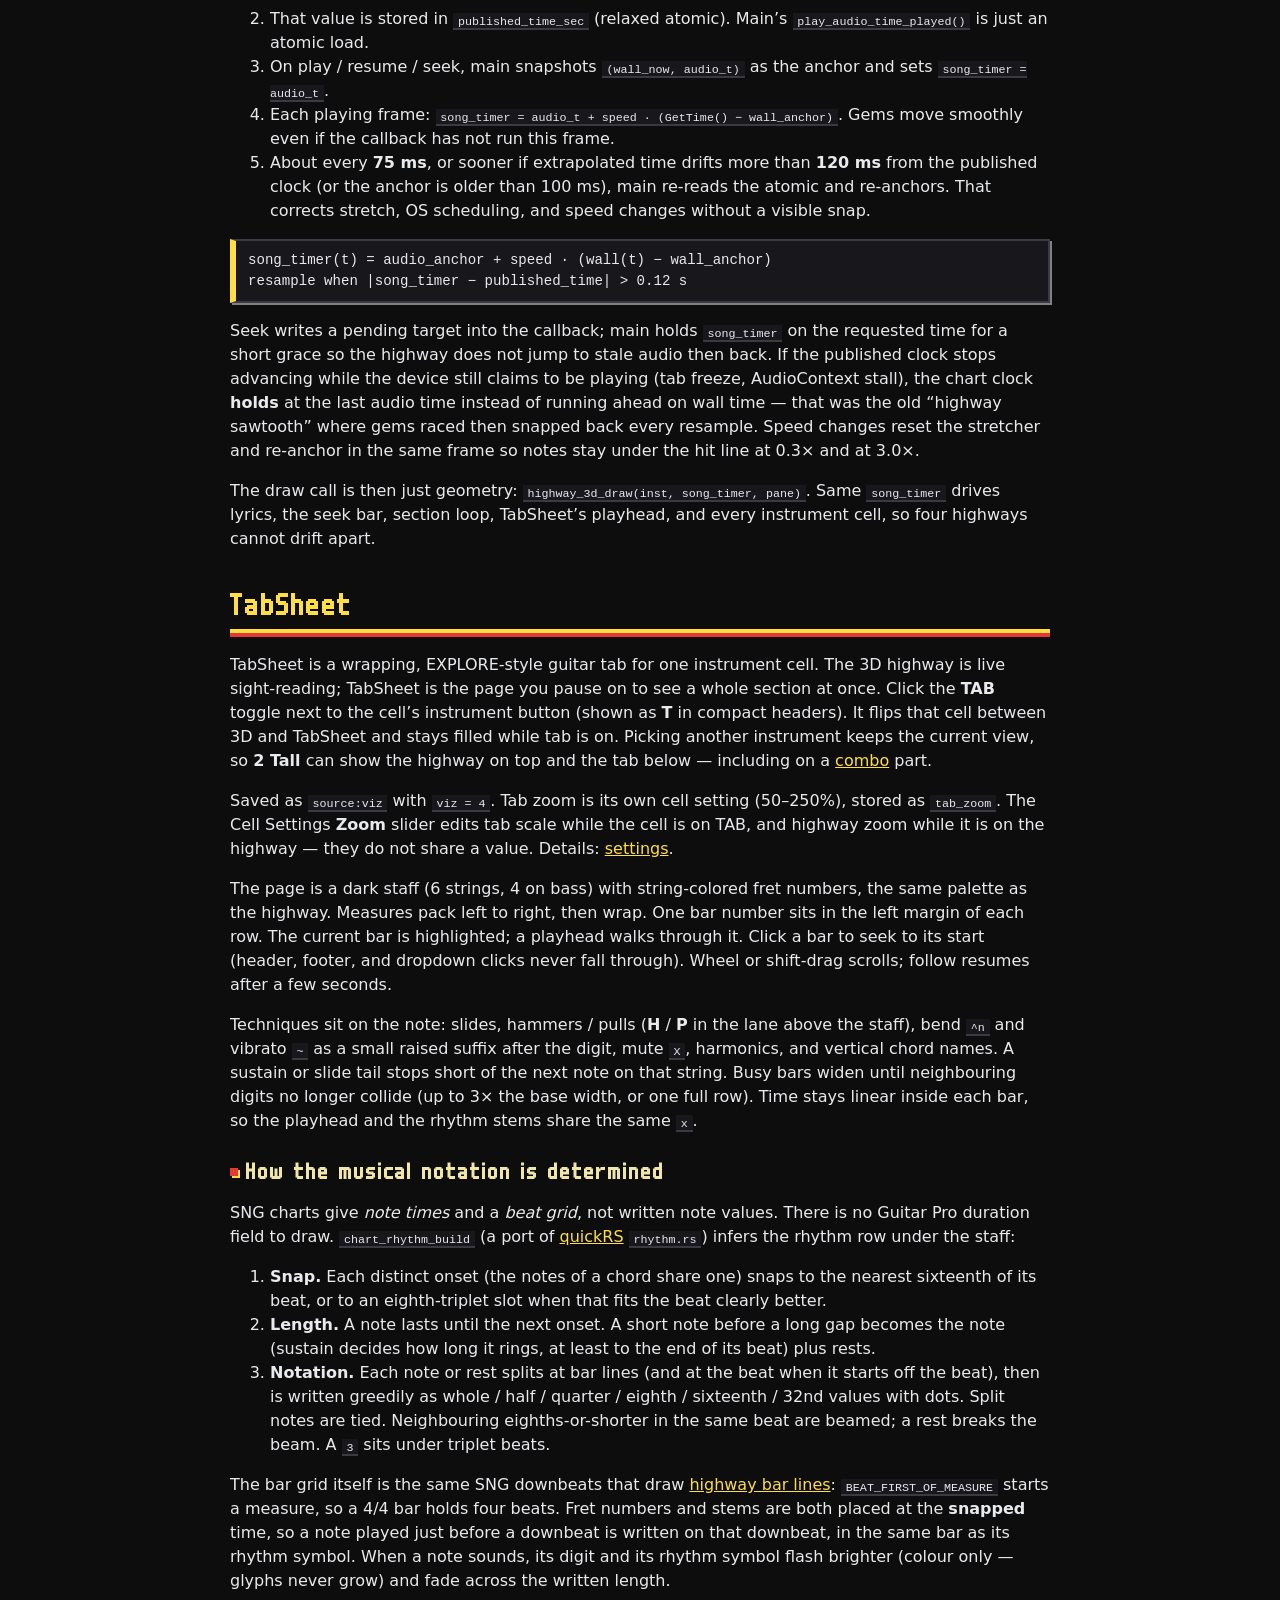
<file: features/index.html>
<!doctype html>
<html lang="en">
  <head>
    <meta charset="utf-8" />
    <meta name="viewport" content="width=device-width, initial-scale=1" />
    <title>Features — Rock N Roller</title>
    <link rel="icon" type="image/png" href="/rocknroller-icon.png" />
    <link rel="preconnect" href="https://fonts.googleapis.com" />
    <link rel="preconnect" href="https://fonts.gstatic.com" crossorigin />
    <link
      href="https://fonts.googleapis.com/css2?family=Press+Start+2P&display=swap"
      rel="stylesheet"
    />
    <link rel="stylesheet" href="/assets/site.css" />
  </head>
  <body>
    <main class="page">
      <h1 class="page__title">
        <img
          class="page__logo"
          src="/rocknroller-logo.png"
          alt="Rock N Roller"
          width="810"
          height="160"
        />
      </h1>
      <nav class="page__nav">
        <a href="/latest/">Play</a>
        <a href="/">About</a>
        <a href="/features/" aria-current="page">Features</a>
        <a href="/demucs-stems/">Stems</a>
        <a href="/keybinds/">Keybinds</a>
        <a href="/configurations/">Settings</a>
        <a href="/changelog/">Changelog</a>
        <a href="/versions/">Versions</a>
      </nav>

      <h1>Features</h1>
      <p>
        How Rock N Roller solves its harder problems: local CDLC, catalog
        search, practice speed and section loops, Demucs stems, left-handed /
        inverted highway layout, a 3D chart whose camera math and note clock
        stay locked to the audio callback, a wrapping TabSheet that infers
        rhythm notation from the same beat map the highway uses for bar
        lines, capo indication from the arrangement manifest, lead / rhythm /
        bass / combo (and bonus) parts, and a Chords + Lyrics sheet for
        following names with the words — from one C + raylib codebase on macOS,
        Windows, Linux x86_64, and WebAssembly.
      </p>

      <ol class="toc">
        <li><a href="#stack">Stack &amp; platforms</a></li>
        <li><a href="#library">Library that stays on your disk (0.2.0)</a></li>
        <li><a href="#sqlite">SQLite on disk (macOS / Windows / Linux)</a></li>
        <li><a href="#search">Catalog search &amp; query language</a></li>
        <li><a href="#web-files">Browser library access</a></li>
        <li><a href="#wasm">Multithreaded wasm</a></li>
        <li><a href="#speed">Practice speed without pitch shift</a></li>
        <li><a href="#loop">Section loop</a></li>
        <li><a href="/demucs-stems/">Stems &amp; Demucs</a></li>
        <li><a href="#lefty">Left-handed &amp; string order</a></li>
        <li><a href="#arrangements">Lead, rhythm, bass, combo</a></li>
        <li><a href="#long-songs">Long songs without blowing RAM</a></li>
        <li>
          <a href="#highway">3D highway</a>
          <ol>
            <li><a href="#highway-world">World space &amp; fret math</a></li>
            <li><a href="#highway-trig">Camera, frustum, trigonometry</a></li>
            <li><a href="#highway-draw">What a frame draws</a></li>
            <li><a href="#highway-bars">Bar lines (measure starts)</a></li>
            <li><a href="#highway-psarc">Notes in PSARC / SNG</a></li>
            <li><a href="#highway-threads">Load, audio, and raylib threads</a></li>
            <li><a href="#highway-sync">How the chart locks to audio</a></li>
          </ol>
        </li>
        <li><a href="#tabsheet">TabSheet</a></li>
        <li><a href="#capo">Capo indication</a></li>
        <li><a href="#chords-lyrics">Chords + Lyrics</a></li>
        <li><a href="#threading">Keeping the UI smooth</a></li>
        <li><a href="#size">What ships</a></li>
      </ol>

      <h2 id="stack">Stack &amp; platforms</h2>
      <p>
        The app is C17 (plus one C++17 wrapper for
        <a href="https://signalsmith-audio.co.uk/code/stretch/" rel="noopener">Signalsmith Stretch</a>)
        on <a href="https://www.raylib.com" rel="noopener">raylib 6.0</a>.
        One CMake project builds macOS (Apple Silicon from 11.0, Intel from
        10.15 Catalina), Windows x64, Linux x86_64, and Emscripten wasm from
        the same commit, each desktop target with an optional Demucs stems
        variant — platform differences stay
        in small shims for paths, dialogs, and threading.
      </p>
      <p>
        Heavy lifting is a short list of libraries: SQLite for state and the
        song catalog, an in-repo PSARC reader, vgmstream for Wwise audio
        (no FFmpeg), ogg/vorbis, and Signalsmith for time stretch. The UI is
        drawn in-app; there is no separate toolkit.
      </p>

      <h2 id="library">Library that stays on your disk</h2>
      <p>
        From <strong>0.2.0</strong> the catalog is <strong>one library
        folder</strong> — not a list of PSARC roots plus a separate stems
        picker. Point Settings at a Steam <strong>Rocksmith 2014</strong>
        install if you own the game, or at any folder with
        <code>dlc/</code> and <code>stems/</code>. Charts never leave your
        disk. Version notes:
        <a href="/changelog/#0.2.0">0.2.0 changelog</a>.
      </p>
      <table class="specs">
        <thead>
          <tr>
            <th>Platform</th>
            <th>Expected Steam Rocksmith 2014 folder</th>
          </tr>
        </thead>
        <tbody>
          <tr>
            <td>macOS</td>
            <td>
              <code>~/Library/Application Support/Steam/steamapps/common/Rocksmith2014</code>
            </td>
          </tr>
          <tr>
            <td>Windows</td>
            <td>
              <code>C:\Program Files (x86)\Steam\steamapps\common\Rocksmith2014</code>
              (or <code>%ProgramFiles%\Steam\steamapps\common\Rocksmith2014</code>
              if Steam is not in <code>(x86)</code>)
            </td>
          </tr>
          <tr>
            <td>Linux</td>
            <td>
              <code>~/.steam/steam/steamapps/common/Rocksmith2014</code>
              (or
              <code>~/.local/share/Steam/steamapps/common/Rocksmith2014</code>)
            </td>
          </tr>
        </tbody>
      </table>
      <p>
        Settings in the app prints that expected path for the OS you are
        on. On desktop, <strong>Choose library folder</strong> opens in the
        <code>Rocksmith2014</code> game folder itself when it exists (not
        its <code>dlc/</code> subfolder), else in
        <code>steamapps/common</code>; nothing is bound until you confirm.
        <strong>Open folder</strong> reveals the bound root so you can drop
        CDLC into <code>dlc/</code>.
      </p>
      <p>
        <strong>Web player:</strong> every path in this table sits inside a
        folder Chrome refuses to open (<code>Program Files</code>,
        <code>~/Library</code>). Copy the game files to an ordinary folder
        first — see <a href="#web-blocked-folders">Folders Chrome cannot
        open</a>.
      </p>
      <h3 id="library-own">If you own Rocksmith 2014</h3>
      <p>
        Choose the game’s install folder — the same directory Steam names
        <code>Rocksmith2014</code>. Official DLC already lives in that
        <code>dlc/</code> tree. Custom charts can sit beside it, or in a
        subfolder such as <code>dlc/cdlc/</code>. Stem mixes go in
        <code>stems/</code> next to the game.
      </p>
      <h3 id="library-custom">If you do not own the game</h3>
      <p>
        Create any folder with the same two subdirectories. The app creates
        <code>dlc/</code> and <code>stems/</code> if they are missing:
      </p>
      <pre class="codeblock"><code>MyLibrary/
  dlc/          # your *_p.psarc / *_m.psarc (subfolders are scanned)
  stems/        # optional Demucs mixes, one folder per chart</code></pre>
      <p>
        Then choose <code>MyLibrary</code> — not <code>dlc/</code> itself —
        and run Batch sync.
      </p>
      <h3 id="library-dlc"><code>dlc/</code> is recursive</h3>
      <p>
        Every playable <code>*_p.psarc</code> (PC) and
        <code>*_m.psarc</code> (Mac) under <code>dlc/</code> is catalogued,
        including nested folders. Either file plays on macOS, Windows, or Linux.
        Organize however you like:
      </p>
      <pre class="codeblock"><code>dlc/
  some_song_p.psarc
  cdlc/
    another_song_m.psarc
    artist/
      third_song_p.psarc</code></pre>
      <p>
        Hidden folders (names starting with <code>.</code>) are skipped.
        Root game archives that sit next to <code>dlc/</code> are not
        catalogued — only files under <code>dlc/</code> count. After you
        add or move charts, run <strong>Batch sync</strong> again.
      </p>
      <h3 id="library-stems"><code>stems/</code> — six MP3s per chart</h3>
      <p>
        Stem mixes live under the same library folder, not a second picker.
        Rock N Roller looks up the chart filename without
        <code>.psarc</code>, then requires <strong>all six</strong> MP3s
        at <code>{library}/stems/{psarc_basename}/</code> (drums, bass,
        other, vocals, guitar, piano). Example:
        <code>dlc/cdlc/Eagles_Hotel-California_v1_1_p.psarc</code> matches
        <code>stems/Eagles_Hotel-California_v1_1_p/</code>.
      </p>
      <p>
        Opening every <code>.psarc</code> on every launch would be slow. Instead,
        a local SQLite DB caches each song's metadata (title, artist, tunings,
        arrangements, length) keyed by file size and mtime. Startup loads the
        catalog from the DB; a background rescan only re-parses files that
        changed. Profiles, playlists, play history, and settings live in the
        same database. Charts are Rocksmith's binary SNG — parsed once when you
        pick a song, not from XML at runtime.
      </p>

      <h2 id="sqlite">SQLite on disk (macOS / Windows / Linux)</h2>
      <p>
        On desktop, the database is a normal file on your machine — not in the
        cloud, not inside the app bundle. The state directory is created on
        first launch; the DB file is <code>rocknroller.db</code> (plus SQLite
        WAL sidecars while the app is open).
      </p>
      <table class="specs">
        <thead>
          <tr>
            <th>Platform</th>
            <th>Path</th>
          </tr>
        </thead>
        <tbody>
          <tr>
            <td>macOS / Linux</td>
            <td>
              <code>~/.nicapotato-app-saved-state/rocknroller/rocknroller.db</code>
            </td>
          </tr>
          <tr>
            <td>Windows</td>
            <td>
              <code>%LOCALAPPDATA%\nicapotato\rocknroller\rocknroller.db</code>
            </td>
          </tr>
          <tr>
            <td>Web</td>
            <td>
              Same logical path inside an IDBFS mount, persisted to the
              browser’s IndexedDB for this site (see
              <a href="#web-files">browser library access</a>)
            </td>
          </tr>
        </tbody>
      </table>
      <p>
        That file holds the song scan cache, profiles, playlists, play history,
        the library folder path, autoplay mode, chart layout, and
        per-profile cell settings (including left-handed / invert). Your PSARC
        and stem audio stay wherever you put them — only metadata and prefs are
        in the DB. Reset in Settings wipes this state, not your media files.
      </p>

      <h2 id="search">Catalog search &amp; query language</h2>
      <p>
        A large CDLC library is useless if you can only scroll it. The catalog
        search bar accepts plain text <em>or</em> a small query language that
        filters on the metadata already in SQLite — no reopening PSARCs.
      </p>
      <p>
        Bare words are a global substring match (case-insensitive) across
        title, artist, album, year, and tuning. Column filters use
        <code>field="value"</code> and can be mixed with free text:
      </p>
      <table class="specs">
        <thead>
          <tr>
            <th>Clause</th>
            <th>Filters on</th>
          </tr>
        </thead>
        <tbody>
          <tr>
            <td><code>title="…"</code></td>
            <td>Song title</td>
          </tr>
          <tr>
            <td><code>artist="…"</code></td>
            <td>Artist</td>
          </tr>
          <tr>
            <td><code>album="…"</code></td>
            <td>Album</td>
          </tr>
          <tr>
            <td><code>year="…"</code></td>
            <td>Year</td>
          </tr>
          <tr>
            <td><code>tuning="…"</code></td>
            <td>
              Tuning (display label or raw offsets), e.g.
              <code>tuning="Drop D"</code>
            </td>
          </tr>
          <tr>
            <td><code>instruments="…"</code></td>
            <td>
              Arrangements present: <code>v</code> vocals, <code>l</code> lead,
              <code>r</code> rhythm, <code>b</code> bass, <code>c</code> combo
              (lead + rhythm on one chart). Bonus parts: <code>+l</code>,
              <code>+r</code>, <code>+b</code>, <code>+c</code> (any extra of
              that type), <code>+l2</code> (at least two bonus leads),
              <code>+</code> (any bonus). Optional per-arrangement tuning:
              <code>l-E Standard</code>, <code>c-Drop D</code>,
              <code>+r-Drop D</code>
            </td>
          </tr>
          <tr>
            <td><code>official="true|false"</code></td>
            <td>Official Rocksmith DLC vs CDLC</td>
          </tr>
          <tr>
            <td><code>stems="true|false"</code></td>
            <td>Songs with all six external stem MP3s indexed</td>
          </tr>
          <tr>
            <td><code>psarc="m|p"</code></td>
            <td>
              Mac (<code>*_m.psarc</code>) or PC (<code>*_p.psarc</code>).
              <code>psarc="m"</code> is Mac only. A file is only one platform,
              so <code>psarc="p|m"</code> and <code>psarc="p,m"</code> both
              show either.
            </td>
          </tr>
        </tbody>
      </table>
      <p>
        Inside the quotes, <strong>comma means AND</strong> and
        <strong><code>|</code> means OR</strong>. Examples:
      </p>
      <ul>
        <li>
          <code>stems="true" tuning="E Standard | Drop D"</code> — songs with
          stems whose tuning matches either string
        </li>
        <li>
          <code>artist="Rush" instruments="l, b"</code> — Rush charts that have
          both lead and bass
        </li>
        <li>
          <code>instruments="l-E Standard|b-Drop D"</code> — lead in E Standard
          <em>or</em> bass in Drop D
        </li>
        <li>
          <code>official="false" stairway</code> — CDLC only, plus free-text
          “stairway”
        </li>
        <li>
          <code>psarc="m"</code> — Mac archives only. <code>psarc="p,m"</code>
          or <code>psarc="p|m"</code> — PC and Mac
        </li>
      </ul>
      <p>
        Clicking an album or artist card fills the bar with matching
        <code>artist="…"</code> / <code>album="…"</code> clauses. The same
        query powers the play queue when autoplay advances to the next song.
      </p>

      <h2 id="web-files">Browser library access</h2>
      <p>
        The browser has no filesystem, but the app needs a folder of your CDLC.
        The solution:
      </p>
      <ul>
        <li>
          Chromium's File System Access API grants <strong>read-only</strong>
          access to a local folder; the handle is remembered in IndexedDB so
          you don't re-pick every visit.
        </li>
        <li>
          The folder is mirrored into wasm MEMFS as
          <strong>zero-byte skeleton files</strong> with real names, sizes, and
          mtimes. Desktop scan/cache logic runs unchanged — and because the
          cache keys on size + mtime, cataloging never needs the file bytes.
        </li>
        <li>
          Opening a song stages the real PSARC on demand: a worker parks while
          the main thread copies bytes into a bounded LRU cache (512&nbsp;MiB),
          then wakes. Large libraries stream through a fixed footprint.
        </li>
      </ul>
      <p>
        Bytes go disk → page memory only. Nothing is uploaded. This (and
        folder picking) is why the web build needs Chrome or Edge.
      </p>

      <h3 id="web-blocked-folders">Folders Chrome cannot open</h3>
      <p>
        The File System Access API refuses system and app-data folders, and
        Steam installs Rocksmith 2014 inside one of them. The web build cannot
        read your game folder in place:
      </p>
      <ul>
        <li>
          <strong>Windows:</strong> <code>C:\Windows</code>,
          <code>C:\Program Files</code>, <code>C:\Program Files (x86)</code>
          (default Steam location) and <code>AppData</code>
        </li>
        <li>
          <strong>macOS:</strong> <code>~/Library</code> (Steam uses
          <code>~/Library/Application Support/Steam</code>) and the system
          <code>/System</code> and <code>/Library</code> folders
        </li>
        <li>
          <strong>Linux:</strong> <code>/dev</code>, <code>/sys</code> and
          <code>/proc</code>
        </li>
      </ul>
      <p>
        Copy <code>songs.psarc</code> and the <code>dlc/</code> folder (plus
        <code>stems/</code> if you have them) from
        <code>…/steamapps/common/Rocksmith2014</code> to an ordinary folder
        such as <code>Documents/RockNRoller</code>, then choose that folder in
        the player. If you pick a blocked folder, the player says so instead of
        silently failing. Desktop builds have no such limit and open the Steam
        folder directly.
      </p>

      <h2 id="wasm">Multithreaded wasm</h2>
      <p>
        The web build is the same C, compiled with Emscripten as multithreaded
        wasm: pthreads → Web Workers sharing memory via
        <code>SharedArrayBuffer</code>. That requires a
        <strong>cross-origin-isolated</strong> page (COOP/COEP headers). GitHub
        Pages can't send those, so a same-origin
        <code>coi-serviceworker</code> injects them on player URLs only
        (<code>/latest/</code>, <code>/0.1.35/</code>, … — one reload on first
        Play visit). Landing and docs stay un-isolated so embedded YouTube
        can load. The ~4&nbsp;MB engine then streams from CDN; the site itself
        stays a thin shell.
      </p>

      <h2 id="speed">Practice speed without pitch shift</h2>
      <p>
        Pitch is frequency. An <strong>octave</strong> up means the waveform
        repeats twice as often: 220&nbsp;Hz (A3) → 440&nbsp;Hz (A4) →
        880&nbsp;Hz (A5). Twelve equal-tempered semitones make that doubling:
      </p>
      <p class="formula">
        f′ = f · 2<sup>n</sup> &nbsp; (n = octaves)<br />
        one semitone = 2<sup>1/12</sup> ≈ 1.0595×
      </p>
      <p>
        Playing a buffer slower without processing stretches each period
        <code>T</code>. Frequency is <code>1/T</code>, so half speed makes
        every note an octave down and the guitar sounds like a bass. Practice
        mode needs <strong>0.3×–3.0×</strong> with that frequency held
        still — the lick lasts longer (or shorter), but A stays A.
      </p>
      <p>
        Inside the miniaudio callback the app does not resample. It asks
        <a href="https://signalsmith-audio.co.uk/code/stretch/" rel="noopener"
          >Signalsmith Stretch</a>
        (cheaper preset, <code>splitComputation</code> on) to emit a
        device-rate period from a different number of source frames:
      </p>
      <p class="formula">
        in_frames = ceil(device_frames · rate)<br />
        stretch(in, in_frames) → out[device_frames] at the original pitch
      </p>
      <p>
        At 0.5× it pulls half as much song audio as it plays to the DAC: the
        lick is twice as long. At 2× it pulls twice as much and compresses it
        into one period. At <strong>1.0× the stretcher is bypassed</strong>
        (copy samples straight through) so there is no extra latency or FFT
        cost when you are not practicing.
      </p>
      <p>
        Stretch keeps pitch by working in the frequency domain, not by
        scaling the waveform. Overlapping windows (~100&nbsp;ms block,
        ~40&nbsp;ms hop at 48&nbsp;kHz) go through an STFT. Each bin is a
        sinusoid with a magnitude and a phase. Time-stretch walks the
        <em>analysis</em> windows through the input at
        <code>rate</code> while the <em>synthesis</em> hop stays at the
        device interval:
      </p>
      <p class="formula">
        input_offset = output_index · (in_frames / out_frames)
      </p>
      <p>
        A classic phase vocoder then advances each bin’s phase so its
        instantaneous frequency (how fast phase rotates) stays the same as
        in the source. The note’s harmonics keep their Hz; only how long
        they ring changes. Signalsmith adds a second prediction that locks
        phase <em>across neighboring bins</em> (vertical locking), which
        keeps transients and stacked guitar partials from smearing the way a
        naive vocoder does. Rock N Roller never transposes: the engine’s
        frequency multiplier stays 1, so it skips the spectral-peak remap
        used for pitch shift. Above a 2× stretch ratio it starts
        randomising some phases; 3.0× is inside that “less clean” region on
        purpose so fast-forward still works.
      </p>
      <p>
        <code>splitComputation</code> spreads one STFT’s analyse / predict /
        synthesise steps across the callback period so a 1024-frame quantum
        does not spike the audio thread. The overlap-add still needs a
        look-ahead buffer; that
        <strong>output latency</strong> (synthesis delay plus one hop when
        split) is subtracted when publishing the heard clock, which is why
        the <a href="#highway-sync">chart clock</a> can lock gems to what
        you actually hear. Speed and seek reset the stretcher atomically
        inside the callback so a rate change cannot mix two phase histories.
      </p>

      <h2 id="loop">Section loop</h2>
      <p>
        Rocksmith charts tag named <strong>sections</strong> (intro, verse,
        solo, …). Press <strong>P</strong> or the footer <strong>Loop</strong>
        button to loop the section under the playhead: the app seeks to that
        section’s start and repeats until you turn loop off. While loop is on,
        <strong>Enter</strong> or <strong>O</strong> jumps back to the loop
        start and unpauses — useful after you scrub away mid-practice.
      </p>
      <p>
        Loop edges show on the seek bar and can be dragged to tighten the
        span (as long as the chart has sections). Combined with pitch-preserving
        speed and stem mutes, this is the usual “drill this four bars” workflow.
        See <a href="/keybinds/">keybinds</a>.
      </p>

      <h2 id="stems">Stems &amp; Demucs</h2>
      <p>
        Stem mode mixes six isolated tracks (drums, bass, other, vocals,
        guitar, piano) with per-stem faders. The desktop
        <strong>stems</strong> builds separate songs in-app with Demucs
        <code>htdemucs_6s</code>: a queue that spawns one worker process per
        song (mlx-c on Metal for Apple Silicon; ONNX Runtime on Intel macOS,
        Linux, and Windows, where DirectML can use the GPU). Output lands in
        <code>{library}/stems/{psarc_basename}/</code>, the same folder
        playback matches, and streams as six MP3s. Workflow, per-platform
        devices, folder layout, mixer, and <code>?demo=stems</code>:
        <a href="/demucs-stems/">stems page</a>.
      </p>

      <h2 id="lefty">Left-handed &amp; string order</h2>
      <p>
        Two independent highway layout flags, saved per profile and per cell
        size class (also bulk-set from catalog Settings):
      </p>
      <table class="specs">
        <thead>
          <tr>
            <th>Setting</th>
            <th>Default</th>
            <th>What it does</th>
          </tr>
        </thead>
        <tbody>
          <tr>
            <td>String order (invert)</td>
            <td>Red / low-E at <strong>top</strong></td>
            <td>
              Rocksmith-style default. <strong>Inverted</strong> puts red at
              the <strong>bottom</strong> of the lane — useful if you prefer
              that visual mapping.
            </td>
          </tr>
          <tr>
            <td>Left-handed</td>
            <td>Right-handed</td>
            <td>
              Mirrors fret positions about the neck midpoint (Rocksmith-style
              lefty), so open/low frets sit on the opposite side of the highway.
            </td>
          </tr>
        </tbody>
      </table>
      <p>
        Toggle them in Cell Settings while playing, or use Settings →
        “Set all to Left-handed / Right-handed” and “Set all to Default /
        Inverted” for every size class at once. Details:
        <a href="/configurations/#cell">settings</a>.
      </p>

      <h2 id="arrangements">Lead, rhythm, bass, combo</h2>
      <p>
        A Rocksmith archive can ship more than one guitar-family chart.
        Rock N Roller reads the <strong>manifest next to each SNG</strong>
        (<code>ArrangementName</code>, <code>bonusArr</code>,
        <code>represent</code>) and maps each part to a fixed slot. Filenames
        are only a fallback when there is no manifest.
      </p>
      <table class="specs">
        <thead>
          <tr>
            <th>Slot</th>
            <th>Letter</th>
            <th>What it is</th>
          </tr>
        </thead>
        <tbody>
          <tr>
            <td>Vocals</td>
            <td><code>V</code></td>
            <td>Lyric syllables (karaoke / Chords + Lyrics)</td>
          </tr>
          <tr>
            <td>Lead</td>
            <td><code>L</code></td>
            <td>Primary lead arrangement</td>
          </tr>
          <tr>
            <td>Rhythm</td>
            <td><code>R</code></td>
            <td>Primary rhythm arrangement</td>
          </tr>
          <tr>
            <td>Bass</td>
            <td><code>B</code></td>
            <td>Primary bass (4 strings)</td>
          </tr>
          <tr>
            <td>Combo</td>
            <td><code>C</code></td>
            <td>
              Lead and rhythm authored on <em>one</em> chart — a single
              arrangement between the usual lead and rhythm parts, not a
              merge of the two SNGs at runtime
            </td>
          </tr>
        </tbody>
      </table>
      <p>
        <strong>Combo</strong> is its own <code>ArrangementName</code>
        (<code>Combo</code> / <code>*_combo*.sng</code>). It sits in the
        instrument dropdown after Lead / Rhythm / Bass (those three are
        always listed, and show <strong>N/A</strong> when the song lacks
        them). Combo and bonus rows appear only when the archive has them.
        Bonus / alternate parts of each type fill extra slots:
        <code>+L</code>, <code>+L2</code>, <code>+R</code>, <code>+B</code>,
        <code>+C</code>, … The catalog INSTR column prints
        <code>V L R B C</code>, then dimmed bonus tags; a narrow column
        collapses extras into one <code>+</code>.
      </p>
      <p>
        Saved layouts store integer source ids (1–4 unchanged, 5 = combo,
        10+ = bonus), so older saves load as they did. The same letters
        drive <code>instruments="…"</code> — see
        <a href="#search">catalog search</a>. Any guitar-family slot
        (lead, rhythm, bass, combo, or a bonus) can flip between the
        <a href="#highway">3D highway</a> and
        <a href="#tabsheet">TabSheet</a>.
      </p>

      <h2 id="long-songs">Long songs without blowing RAM</h2>
      <p>
        A long chart can be huge if kept fully renderer-ready. Songs over
        <strong>10 minutes</strong> keep the parsed chart in a compact cache
        and only expose a <strong>3-minute window</strong> to the highway. As
        you near the edge (with preload that scales with practice speed), the
        window slides and refills. Shorter songs drop the cache after the
        first fill.
      </p>
      <p>
        Audio streams similarly: OGG from disk, stems as MP3 with seek points,
        and long WEM-only tracks decode in the background while the chart
        starts. Memory stays flat for a three-minute song or a forty-minute
        one.
      </p>

      <h2 id="highway">3D highway</h2>
      <p>
        Each instrument pane is its own scissored 3D viewport (raylib
        <code>rlgl</code>). The neck is a real 3D scene — not a 2D strip with
        fake perspective. Gems live on a guitar-scaled fretboard, time maps to
        depth, and an off-axis camera looks down the runway without keystoning
        the fret wires. Zoom, runway grade, and lookahead are per-cell
        settings. Left-handed and invert flags remap X/Y before draw (see
        <a href="#lefty">left-handed &amp; string order</a>). Target is
        60&nbsp;FPS with four panes up.
      </p>

      <h3 id="highway-world">World space &amp; fret math</h3>
      <p>
        The highway uses a right-handed world with a 24-fret neck:
      </p>
      <table class="specs">
        <thead>
          <tr>
            <th>Axis</th>
            <th>What it is</th>
            <th>Increasing toward</th>
          </tr>
        </thead>
        <tbody>
          <tr>
            <td><code>X</code></td>
            <td>Along the fretboard</td>
            <td>Higher frets (open/nut at 0; lefty mirrors this)</td>
          </tr>
          <tr>
            <td><code>Y</code></td>
            <td>Across the strings</td>
            <td>
              Default: high-E at the bottom of the pane, low-E (red) at the
              top. Invert swaps that.
            </td>
          </tr>
          <tr>
            <td><code>Z</code></td>
            <td>Song time, as depth</td>
            <td>
              Hit line at <code>z = 0</code>. Upcoming notes sit at
              <em>negative</em> Z and travel toward the camera.
            </td>
          </tr>
        </tbody>
      </table>
      <p>
        Fret positions are the equal-tempered guitar formula (the same math as
        a real neck): each twelve-fret octave halves the remaining string
        length. With scale length <code>L = 2.25</code> world units:
      </p>
      <p class="formula">
        x(f) = L · (1 − 2<sup>−f/12</sup>) &nbsp; for fret f = 0…12
      </p>
      <p>
        That is <code>L - L / 2^(f/12)</code>. Consecutive fret gaps shrink
        toward the body the way a physical guitar does. Past fret 12 the
        remaining gaps would be too tight on screen, so the renderer
        <strong>stretches</strong> everything beyond the 12th fret by 1.65×
        around that anchor — high-fret phrases stay readable without breaking
        the low-fret spacing players already know.
      </p>
      <p>
        A gem’s X is the midpoint of its fret cell; open notes (fret 0) are a
        wide slab centered on the chart’s current hand-position
        <em>anchor</em> (the SNG “where is the left hand” window), not on the
        nut. String Y is evenly spaced. Time becomes depth with a constant
        seconds-to-world scale <code>TS ≈ 1.5</code> (200 × the neck’s unit
        <code>K</code>):
      </p>
      <p class="formula">
        Δt = note.time − song_timer<br />
        z = −Δt · TS
      </p>
      <p>
        A note 2 seconds away sits at <code>z ≈ −3</code>. When
        <code>Δt ≤ 0</code> the gem is pinned at the strike line
        (<code>z = 0</code>) for the sustain, then fades. The visible window
        is about <strong>0.5&nbsp;s behind</strong> the playhead to
        <strong>lookahead seconds ahead</strong> (default 3&nbsp;s, slider
        1.5–6). Only that slice is batched.
      </p>

      <h3 id="highway-trig">Camera, frustum, trigonometry</h3>
      <p>
        The camera never pitches. Position and look-at share the same Y, so
        the view direction is straight down <code>−Z</code> — horizontal. Fret
        wires stay parallel to the window’s top edge; there is no keystone.
        The “looking down a rising highway” feel comes from two things:
        the camera sits <em>above</em> the neck, and the projection is an
        <strong>asymmetric (shift) frustum</strong> that slides the image
        down so the neck sits low in the pane with a horizon near the top.
      </p>
      <figure class="hw-fig">
        <svg viewBox="0 0 760 320" role="img" aria-labelledby="hw-cam-title hw-cam-desc">
          <title id="hw-cam-title">Side view of the 3D highway camera</title>
          <desc id="hw-cam-desc">
            Camera sits at positive Z, elevated by cam_h above the neck,
            looking horizontally toward negative Z. The hit line is at z=0.
            Upcoming notes recede into −Z. Depression angle to the strike
            line is atan(cam_h / cam_dist).
          </desc>
          <rect width="760" height="320" fill="#17171c"/>
          <!-- horizon -->
          <line x1="20" y1="48" x2="740" y2="48" stroke="#333" stroke-dasharray="4 4"/>
          <text x="28" y="42" fill="#9aa0a6" font-size="11" font-family="ui-sans-serif,system-ui,sans-serif">horizon (look axis, pitch = 0)</text>
          <!-- neck plane receding -->
          <polygon points="80,250 430,250 390,118 140,118" fill="#1e2430" stroke="#445" stroke-width="1"/>
          <text x="200" y="268" fill="#9aa0a6" font-size="11" font-family="ui-sans-serif,system-ui,sans-serif">neck plane (strings in Y, frets in X)</text>
          <!-- hit line -->
          <line x1="140" y1="118" x2="390" y2="118" stroke="#ffde44" stroke-width="3"/>
          <text x="148" y="112" fill="#ffde44" font-size="12" font-family="ui-sans-serif,system-ui,sans-serif">hit line z = 0</text>
          <!-- upcoming gem -->
          <circle cx="175" cy="210" r="7" fill="#e53935"/>
          <text x="188" y="214" fill="#e8eaed" font-size="11" font-family="ui-sans-serif,system-ui,sans-serif">upcoming gem  z = −Δt · TS</text>
          <!-- camera -->
          <circle cx="620" cy="70" r="8" fill="#ffde44"/>
          <text x="634" y="66" fill="#ffde44" font-size="12" font-family="ui-sans-serif,system-ui,sans-serif">camera</text>
          <!-- look axis -->
          <line x1="620" y1="70" x2="80" y2="70" stroke="#ffde44" stroke-width="1.2" stroke-dasharray="6 4"/>
          <!-- drop to hit -->
          <line x1="265" y1="70" x2="265" y2="118" stroke="#7ad" stroke-width="1.4"/>
          <text x="272" y="98" fill="#7ad" font-size="11" font-family="ui-sans-serif,system-ui,sans-serif">cam_h</text>
          <!-- cam_dist -->
          <line x1="265" y1="128" x2="620" y2="128" stroke="#7ad" stroke-width="1.4"/>
          <text x="400" y="144" fill="#7ad" font-size="11" font-family="ui-sans-serif,system-ui,sans-serif">cam_dist</text>
          <!-- hypotenuse / view to hit -->
          <line x1="620" y1="70" x2="265" y2="118" stroke="#e53935" stroke-width="1.5"/>
          <!-- angle arc -->
          <path d="M 560 70 A 60 60 0 0 1 548 96" fill="none" stroke="#e53935" stroke-width="1.5"/>
          <text x="568" y="102" fill="#e53935" font-size="13" font-family="ui-sans-serif,system-ui,sans-serif">θ = atan(cam_h / cam_dist)</text>
          <!-- frustum hint -->
          <line x1="620" y1="70" x2="90" y2="28" stroke="#555" stroke-width="1"/>
          <line x1="620" y1="70" x2="70" y2="280" stroke="#555" stroke-width="1"/>
          <text x="80" y="300" fill="#9aa0a6" font-size="11" font-family="ui-sans-serif,system-ui,sans-serif">+Z (camera) → &nbsp;&nbsp;&nbsp; ← −Z (future notes)</text>
        </svg>
        <figcaption>
          Side view. The camera looks horizontally; the neck sits below the
          look axis. Depression to the strike line is
          θ = atan(cam_h / cam_dist). Raising the camera (runway grade)
          increases θ and the highway looks steeper.
        </figcaption>
      </figure>
      <p>
        <strong>Runway grade</strong> is that height multiplier. Default 1.0
        matches the original elevation; the slider (0.35–2.2) scales
        <code>cam_h</code> only. Higher grade → larger θ → the runway
        converges toward the horizon faster. The camera still does not pitch.
      </p>
      <p>
        <strong>Zoom</strong> is mostly a dolly: <code>cam_dist</code> is
        divided by the zoom factor (0.5×–2.5×). Closer camera, larger
        on-screen neck. A small FOV tweak then fits the residual.
      </p>
      <p>
        Perspective uses the usual half-angle tangent. With vertical field of
        view <code>fovy</code> and near-plane distance <code>n</code>:
      </p>
      <p class="formula">
        top = n · tan(fovy / 2)<br />
        right = top · (viewport_width / viewport_height)
      </p>
      <p>
        A symmetric frustum would be
        <code>[-right, right] × [-top, top]</code>. Instead the renderer
        shifts the vertical window by a fraction <code>s</code> of
        <code>top</code> (a shift-lens / off-axis projection):
      </p>
      <p class="formula">
        cy = top · s<br />
        frustum Y = [cy − top, cy + top]
      </p>
      <p>
        <code>s</code> is not a user slider. After FOV is fitted, it is
        solved in one closed form so the near-bottom of the neck (fret-number
        row) pins to a fixed screen Y — about the bottom of the pane —
        regardless of zoom or grade. A uniform vertical shift moves every
        projected Y by the same amount, so it cancels out of the FOV height
        ratio and can be applied last. Pitching the camera would have
        keystoned the frets; shifting the frustum does not.
      </p>
      <p>
        Half the world-space width visible at the camera’s distance (the
        quantity the wide-pane pan uses):
      </p>
      <p class="formula">
        visible_half = tan(fovy / 2) · cam_dist · aspect
      </p>
      <p>
        Two camera-follow modes sit on top of that fit. <strong>Center</strong>
        (tall / quarter cells) keeps the active lane in the middle.
        <strong>Wide</strong> (full-width cells) holds a deadband: the camera
        only pans when the required fret span approaches a frustum edge, then
        glides the minimum amount. Lane extents themselves are a
        box-filtered average of SNG hand anchors over a short time window, so
        the pan is piecewise-linear in song time — no hitch when the hand
        jumps a few frets.
      </p>
      <p>
        Far down the runway, perspective would shrink a constant-size gem
        below a pixel. World size needed for roughly constant screen size
        grows linearly with depth, so open bars and thin wires use
        <code>1 + |z| / cam_dist</code> as a keep-alive scale (capped so the
        spawn end does not balloon). Approaching gems also rotate: they start
        ~90° edge-on at lookahead and flatten to the neck as
        <code>(Δt / ahead) · π/2</code> → 0.
      </p>

      <h3 id="highway-draw">What a frame draws</h3>
      <p>
        <code>highway_3d_draw(instrument, song_timer, viewport, …)</code>
        runs on the raylib thread once per pane, per frame:
      </p>
      <ol>
        <li>
          Scissor to the cell; rebuild a per-frame cache (lane bounds, note
          batch) keyed on <code>song_timer</code>.
        </li>
        <li>
          Binary-search the sorted note array for
          <code>[song_timer − 0.5s, song_timer + ahead]</code>, including
          sustains that started earlier and still overlap (cap 512 visible
          notes).
        </li>
        <li>
          Fit / reuse the camera; begin a custom 3D mode with the shifted
          frustum (not stock <code>BeginMode3D</code>, which cannot scissor
          per pane or shift the lens).
        </li>
        <li>
          Draw in a fixed depth order: lane surface →
          <a href="#highway-bars">bar lines</a> → hit bar → fret wires →
          capo shade / capo bar → glass chord frames → sustain ribbons
          (depth-write off) → string wires → gem halos / ghost repeats →
          solid gem bodies → open slabs (depth test off so far bars do not
          flicker against the faded lane).
        </li>
        <li>
          Restore the 2D ortho matrix and overlay SDF fret numbers, chord
          names, and the chord-diagram HUD in screen space
          (world → clip → NDC → pane pixels, using the same shifted
          projection).
        </li>
      </ol>
      <p>
        Gems are halo / body / edge, Rocksmith-style. Sustains are ribbons
        that can follow a bend envelope. Repeat-chord “ghost” gems travel
        inside the next identical frame at reduced alpha so they never
        depth-block the landing chord. Four panes share four small camera
        contexts so layout A does not steal layout B’s pan state.
      </p>
      <p>
        <strong>60&nbsp;FPS is a 16.7&nbsp;ms budget</strong> for the whole
        window — every highway, the lyrics pane, headers, and the footer.
        The bottleneck is almost never “too many triangles.” It is
        <strong>GPU submissions</strong>: each time GL state changes
        (texture, shader, blend, depth-write, scissor, viewport, quad vs
        triangle), raylib’s <code>rlgl</code> must flush the vertex batch
        and start a new draw call. A naive loop that fully drew each gem
        (halo + body + edge + icon + label) would flush hundreds of times
        per pane.
      </p>
      <p>
        The note <strong>batch</strong> exists to stop that. Visible notes
        are collected once into a <code>Hw3dNoteBatch</code>, then the same
        array is walked in several cheap passes. Within a pass, gems share
        one <code>rlBegin(RL_QUADS)</code> (or triangles) so four edge bars
        and many gem faces land in a single submission instead of a
        <code>DrawCube</code> per note. Technique icons go into a spritesheet
        atlas and are drawn after 3D with one texture. Lane/camera caches
        skip work when <code>song_timer</code> and the viewport have not
        changed in a way that matters. Depth-write still has to toggle
        between opaque gems and glass/ribbons — those flushes are
        deliberate, not accidental — but they happen once per
        <em>layer</em>, not once per gem.
      </p>
      <p>
        That is why the full kitchen sink is hard. A
        <strong>four-quarter</strong> layout is four independent 3D
        viewports: four scissors, four projections, four depth clears, four
        note batches, four 3D→2D restores, four SDF fret-label passes and
        chord HUDs. Cost is roughly linear in pane count, and a dense chart
        at long lookahead can fill all 512 slots in each cell. Put
        <strong>lyrics</strong> (or <strong>Chords + Lyrics</strong>) in the
        remaining slot — the “3 highways + lyrics” template, or
        <strong>3D + Lyrics</strong> as an inline strip on a wide cell —
        and you add a different tax on the same 16.7&nbsp;ms: the SDF font
        shader, a <code>DrawTextEx</code> per syllable, karaoke bloom (the
        active word is drawn five times, center plus four offsets), and
        chord names drawn twice for weight. Every shader / 2D-vs-3D flip
        breaks the batch the highways just built. Four quarter highways
        alone already multiply the 3D path; four cells of highways
        <em>plus</em> a chords-and-lyrics pane is the worst of both worlds,
        which is why the 60&nbsp;FPS target is aimed at that layout, not
        at a single full-window neck.
      </p>

      <h3 id="highway-bars">Bar lines (measure starts)</h3>
      <p>
        Each <strong>measure</strong> in the chart is one horizontal strip
        across the 3D lane — a cyan line that travels toward the hit bar
        with the notes. It is not a beat tick. A 4/4 bar therefore shows
        one line every four beats, not one per beat.
      </p>
      <p>
        The source is the SNG <strong>ebeat</strong> table (16 bytes per
        row: time, measure, beat, phrase iteration, mask). Every beat
        stores a 0-based bar number in <code>measure</code>, so that field
        repeats for the whole bar and cannot mark a downbeat on its own.
        Only <code>mask &amp; 1</code>
        (<code>BEAT_FIRST_OF_MEASURE</code>) does. On copy into the GUI,
        those downbeats keep a 1-based bar number; other beats get
        <code>measure = −1</code>. Charts with no mask bits fall back to
        “the bar number changed.” The same downbeats become TabSheet
        measures — see <a href="#tabsheet">TabSheet</a>.
      </p>
      <p>
        At draw time the highway walks beats in
        <code>[song_timer − behind, song_timer + ahead]</code>, skips any
        beat that is not a downbeat, and also skips a downbeat sitting on
        the strike line (the hit bar already marks “now”). Each remaining
        downbeat becomes <code>z = −Δt · time_scale</code>, a pair of
        lane-width quads (soft halo + brighter core) in the same cyan as
        the highway rails. Thickness and alpha grow with distance so a
        far bar stays readable instead of fading to a hairline. Cell
        Settings can hide them
        (<strong>Bar lines (measure starts)</strong>, on by default).
      </p>

      <h3 id="highway-psarc">Notes in PSARC / SNG</h3>
      <p>
        A <code>*_p.psarc</code> (PC) or <code>*_m.psarc</code> (Mac) is a
        PlayStation-style archive: magic <code>PSAR</code>, zlib block
        compression, a table of contents, and a names block. Official DLC sets
        archive flag 4 and AES-encrypts the TOC with the same key on both
        platforms; CDLC usually does not. The reader decrypts when needed,
        inflates each entry on demand, and never needs the XML toolkit files
        at runtime. Either file plays on macOS, Windows, or Linux.
      </p>
      <p>
        Chart data lives in <code>songs/bin/…</code> as binary
        <strong>SNG</strong> (not XML):
      </p>
      <ul>
        <li>
          <code>*lead*.sng</code>, <code>*rhythm*.sng</code>,
          <code>*bass*.sng</code>, and when present
          <code>*combo*.sng</code> (lead + rhythm on one chart — see
          <a href="#arrangements">arrangements</a>)
        </li>
        <li><code>*vocals*.sng</code> for lyrics</li>
        <li>
          Bonus / alternate parts of each type
          (<code>*lead2*.sng</code>, <code>+R</code>, <code>+C</code>, …)
        </li>
      </ul>
      <p>
        An SNG file on disk is still encrypted. Header magic <code>0x4A</code>,
        a 16-byte AES-CTR IV, then ciphertext with a platform key: PC for
        <code>*_p.psarc</code> (charts under <code>songs/bin/generic</code>),
        Mac for <code>*_m.psarc</code> (charts under
        <code>songs/bin/macos</code>). Audio follows the same split
        (<code>audio/windows</code> vs <code>audio/mac</code>). If the same
        song exists as both files, the catalog lists both and tags only the
        Mac row with <strong>M</strong>. After decrypt, a u32 uncompressed
        size and a zlib stream unpack to the real chart blob: BPM, then one
        <em>arrangement</em> per dynamic-difficulty tier, each with its own
        notes and hand anchors, plus song sections (intro / verse / solo),
        chord templates, and (for vocals) timed lyric syllables.
      </p>
      <p>
        Playback uses the arrangement whose difficulty equals the SNG
        metadata max — the fully authored chart, not a lower DD tier. Each
        note row is a packed binary record. The fields the highway actually
        stores:
      </p>
      <table class="specs">
        <thead>
          <tr>
            <th>Field</th>
            <th>Role on the highway</th>
          </tr>
        </thead>
        <tbody>
          <tr>
            <td><code>time</code> (seconds)</td>
            <td>When the gem should hit; becomes Z via <code>−Δt · TS</code></td>
          </tr>
          <tr>
            <td><code>string</code> (0 = low E)</td>
            <td>Lane Y (after invert)</td>
          </tr>
          <tr>
            <td><code>fret</code></td>
            <td>Lane X (0 = open bar)</td>
          </tr>
          <tr>
            <td><code>sustain</code></td>
            <td>Ribbon length; gem parks at the hit line while held</td>
          </tr>
          <tr>
            <td><code>note_mask</code></td>
            <td>
              Techniques: hopo, bend, slide, mute, harmonic, tap, unpitched
              slide, …
            </td>
          </tr>
          <tr>
            <td><code>anchor_fret / width</code></td>
            <td>Left-hand window; camera framing and open-string bar width</td>
          </tr>
          <tr>
            <td><code>chord_id</code> + templates</td>
            <td>Named chord frames / HUD; chords expand to per-string gems</td>
          </tr>
          <tr>
            <td>bend times / steps</td>
            <td>Ribbon shape while the note is held</td>
          </tr>
          <tr>
            <td><code>slide_to</code> / unpitched</td>
            <td>Trail destination fret</td>
          </tr>
        </tbody>
      </table>
      <p>
        Those rows are copied into a flat <code>NoteEvent[]</code>, sorted by
        time then string. Chord SNG rows explode into one gem per sounding
        string (a “spoke”). Songs longer than 10 minutes keep the full parsed
        SNG in a compact cache and only expose a 3-minute window to the
        highway — see <a href="#long-songs">long songs</a>. Audio is a
        separate extract: first <code>*.ogg</code> if present, else the
        largest <code>audio/*.wem</code>, decoded with vgmstream to a temp
        WAV.
      </p>

      <h3 id="highway-threads">Load, audio, and raylib threads</h3>
      <p>
        Three threads touch a song. They never share OpenGL, and the audio
        callback never waits on the renderer. That split is why
        <a href="#threading">Esc back to the catalog</a> can keep the mix
        playing while you browse Library / Albums / Artists / Settings.
      </p>
      <figure class="hw-fig">
        <svg viewBox="0 0 760 268" role="img" aria-labelledby="hw-th-title hw-th-desc">
          <title id="hw-th-title">PSARC load, audio callback, and raylib main thread</title>
          <desc id="hw-th-desc">
            Load worker parses PSARC and SNG then sets an atomic done flag.
            Main thread joins, opens the audio device, and each frame reads
            published song time. The miniaudio callback pulls samples and
            stores published_time_sec with atomics.
          </desc>
          <rect width="760" height="268" fill="#17171c"/>
          <rect x="24" y="28" width="210" height="88" fill="#1e2430" stroke="#ffde44" stroke-width="1.5"/>
          <text x="36" y="52" fill="#ffde44" font-size="13" font-family="ui-sans-serif,system-ui,sans-serif">1. Load worker</text>
          <text x="36" y="74" fill="#e8eaed" font-size="11" font-family="ui-sans-serif,system-ui,sans-serif">open PSARC · decrypt SNG</text>
          <text x="36" y="92" fill="#e8eaed" font-size="11" font-family="ui-sans-serif,system-ui,sans-serif">NoteEvent[] + temp audio</text>
          <text x="36" y="110" fill="#9aa0a6" font-size="11" font-family="ui-sans-serif,system-ui,sans-serif">atomic: pick_load_done</text>

          <rect x="275" y="28" width="210" height="88" fill="#1e2430" stroke="#ffde44" stroke-width="1.5"/>
          <text x="287" y="52" fill="#ffde44" font-size="13" font-family="ui-sans-serif,system-ui,sans-serif">2. Raylib main</text>
          <text x="287" y="74" fill="#e8eaed" font-size="11" font-family="ui-sans-serif,system-ui,sans-serif">poll flag · join worker</text>
          <text x="287" y="92" fill="#e8eaed" font-size="11" font-family="ui-sans-serif,system-ui,sans-serif">open device · draw highway</text>
          <text x="287" y="110" fill="#9aa0a6" font-size="11" font-family="ui-sans-serif,system-ui,sans-serif">owns Instrument[] + song_timer</text>

          <rect x="526" y="28" width="210" height="88" fill="#1e2430" stroke="#ffde44" stroke-width="1.5"/>
          <text x="538" y="52" fill="#ffde44" font-size="13" font-family="ui-sans-serif,system-ui,sans-serif">3. Audio callback</text>
          <text x="538" y="74" fill="#e8eaed" font-size="11" font-family="ui-sans-serif,system-ui,sans-serif">miniaudio device thread</text>
          <text x="538" y="92" fill="#e8eaed" font-size="11" font-family="ui-sans-serif,system-ui,sans-serif">pull OGG/WAV · stretch</text>
          <text x="538" y="110" fill="#9aa0a6" font-size="11" font-family="ui-sans-serif,system-ui,sans-serif">atomic: published_time_sec</text>

          <text x="88" y="148" fill="#9aa0a6" font-size="11" font-family="ui-sans-serif,system-ui,sans-serif">WEM decode (optional 4th worker) → temp WAV, then same audio path</text>

          <rect x="24" y="168" width="712" height="76" fill="#14141a" stroke="#333"/>
          <text x="36" y="192" fill="#e8eaed" font-size="12" font-family="ui-sans-serif,system-ui,sans-serif">Main → audio (atomics only, no lock): seek_target, speed, volume, pause/play flags</text>
          <text x="36" y="214" fill="#e8eaed" font-size="12" font-family="ui-sans-serif,system-ui,sans-serif">Audio → main: published_time_sec = heard − stretch_latency · rate</text>
          <text x="36" y="236" fill="#e8eaed" font-size="12" font-family="ui-sans-serif,system-ui,sans-serif">Main → GPU: highway_3d_draw(notes, song_timer) — notes are immutable after join</text>
        </svg>
        <figcaption>
          The PSARC worker never talks to the audio device. Main joins the
          parse, then starts playback. From then on the callback and the
          renderer share only atomics.
        </figcaption>
      </figure>
      <p>
        Picking a song spawns <code>pick_load_thread</code>. That worker is
        the only place that opens the PSARC, decrypts SNGs, and fills
        <code>Instrument.notes</code>. The frame loop keeps rendering the
        catalog (or a loading overlay) until
        <code>pick_load_done</code> flips; then main <em>joins</em> the
        worker (so the note arrays are visible) and
        <code>music_reload</code> opens miniaudio on the <em>main</em>
        thread. Device creation is not done on the loader — audio APIs want
        the thread that owns the player.
      </p>
      <p>
        After that, a dedicated <strong>device callback</strong> (miniaudio,
        not raylib’s audio) runs at the hardware period (~1024 frames). It
        pulls source samples, optionally time-stretches them, writes the
        output buffer, and publishes a clock. Seek, speed, and volume from
        the UI are atomic stores plus a pending flag; the callback consumes
        them at the start of a period. No mutex, so a hitch in draw cannot
        underrun the DAC. Long WEM tracks decode on a fourth worker; the
        chart can start before the WAV exists, then the callback is swapped
        in when decode finishes (see <a href="#threading">keeping the UI
        smooth</a>).
      </p>
      <p>
        On web this is the same C: pthreads become Workers on
        <code>SharedArrayBuffer</code> (see <a href="#wasm">multithreaded
        wasm</a>). The “raylib thread” is still the browser’s main thread
        that owns WebGL.
      </p>

      <h3 id="highway-sync">How the chart locks to audio</h3>
      <p>
        The highway does not read the DAC clock every frame. Audio periods
        are coarser than 60&nbsp;Hz and stretch adds latency, so a raw
        sample-counter would make gems stutter. Instead main keeps a
        <strong>chart clock</strong> that is <em>anchored</em> to audio and
        <em>extrapolated</em> with wall time between samples.
      </p>
      <ol>
        <li>
          The callback tracks <code>heard</code> (how far the decoder has
          read into the file). When stretch is active it subtracts
          <code>(latency_samples · rate) / sample_rate</code> so the
          published time is “what you are hearing now,” not “what was just
          pulled into the stretcher.” At 1.0× stretch is bypassed and
          latency is zero.
        </li>
        <li>
          That value is stored in <code>published_time_sec</code> (relaxed
          atomic). Main’s <code>play_audio_time_played()</code> is just an
          atomic load.
        </li>
        <li>
          On play / resume / seek, main snapshots
          <code>(wall_now, audio_t)</code> as the anchor and sets
          <code>song_timer = audio_t</code>.
        </li>
        <li>
          Each playing frame:
          <code>song_timer = audio_t + speed · (GetTime() − wall_anchor)</code>.
          Gems move smoothly even if the callback has not run this frame.
        </li>
        <li>
          About every <strong>75&nbsp;ms</strong>, or sooner if extrapolated
          time drifts more than <strong>120&nbsp;ms</strong> from the
          published clock (or the anchor is older than 100&nbsp;ms), main
          re-reads the atomic and re-anchors. That corrects stretch,
          OS scheduling, and speed changes without a visible snap.
        </li>
      </ol>
      <p class="formula">
        song_timer(t) = audio_anchor + speed · (wall(t) − wall_anchor)<br />
        resample when |song_timer − published_time| &gt; 0.12 s
      </p>
      <p>
        Seek writes a pending target into the callback; main holds
        <code>song_timer</code> on the requested time for a short grace so
        the highway does not jump to stale audio then back. If the published
        clock stops advancing while the device still claims to be playing
        (tab freeze, AudioContext stall), the chart clock
        <strong>holds</strong> at the last audio time instead of running
        ahead on wall time — that was the old “highway sawtooth” where gems
        raced then snapped back every resample. Speed changes reset the
        stretcher and re-anchor in the same frame so notes stay under the
        hit line at 0.3× and at 3.0×.
      </p>
      <p>
        The draw call is then just geometry:
        <code>highway_3d_draw(inst, song_timer, pane)</code>. Same
        <code>song_timer</code> drives lyrics, the seek bar, section loop,
        TabSheet’s playhead, and every instrument cell, so four highways
        cannot drift apart.
      </p>

      <h2 id="tabsheet">TabSheet</h2>
      <p>
        TabSheet is a wrapping, EXPLORE-style guitar tab for one instrument
        cell. The 3D highway is live sight-reading; TabSheet is the page you
        pause on to see a whole section at once. Click the
        <strong>TAB</strong> toggle next to the cell’s instrument button
        (shown as <strong>T</strong> in compact headers). It flips that
        cell between 3D and TabSheet and stays filled while tab is on.
        Picking another instrument keeps the current view, so
        <strong>2 Tall</strong> can show the highway on top and the tab
        below — including on a <a href="#arrangements">combo</a> part.
      </p>
      <p>
        Saved as <code>source:viz</code> with <code>viz = 4</code>. Tab
        zoom is its own cell setting (50–250%), stored as
        <code>tab_zoom</code>. The Cell Settings <strong>Zoom</strong>
        slider edits tab scale while the cell is on TAB, and highway zoom
        while it is on the highway — they do not share a value. Details:
        <a href="/configurations/#cell">settings</a>.
      </p>
      <p>
        The page is a dark staff (6 strings, 4 on bass) with
        string-colored fret numbers, the same palette as the highway.
        Measures pack left to right, then wrap. One bar number sits in
        the left margin of each row. The current bar is highlighted; a
        playhead walks through it. Click a bar to seek to its start
        (header, footer, and dropdown clicks never fall through). Wheel
        or shift-drag scrolls; follow resumes after a few seconds.
      </p>
      <p>
        Techniques sit on the note: slides, hammers / pulls
        (<strong>H</strong> / <strong>P</strong> in the lane above the
        staff), bend <code>^n</code> and vibrato <code>~</code> as a
        small raised suffix after the digit, mute <code>X</code>,
        harmonics, and vertical chord names. A sustain or slide tail
        stops short of the next note on that string. Busy bars widen
        until neighbouring digits no longer collide (up to 3× the base
        width, or one full row). Time stays linear inside each bar, so
        the playhead and the rhythm stems share the same
        <code>x</code>.
      </p>

      <h3 id="tabsheet-rhythm">How the musical notation is determined</h3>
      <p>
        SNG charts give <em>note times</em> and a <em>beat grid</em>, not
        written note values. There is no Guitar Pro duration field to
        draw. <code>chart_rhythm_build</code> (a port of
        <a href="https://github.com/arpan2711/quickRS-player" rel="noopener">quickRS</a>
        <code>rhythm.rs</code>) infers the rhythm row under the staff:
      </p>
      <ol>
        <li>
          <strong>Snap.</strong> Each distinct onset (the notes of a
          chord share one) snaps to the nearest sixteenth of its beat,
          or to an eighth-triplet slot when that fits the beat clearly
          better.
        </li>
        <li>
          <strong>Length.</strong> A note lasts until the next onset. A
          short note before a long gap becomes the note (sustain decides
          how long it rings, at least to the end of its beat) plus
          rests.
        </li>
        <li>
          <strong>Notation.</strong> Each note or rest splits at bar
          lines (and at the beat when it starts off the beat), then is
          written greedily as whole / half / quarter / eighth /
          sixteenth / 32nd values with dots. Split notes are tied.
          Neighbouring eighths-or-shorter in the same beat are beamed;
          a rest breaks the beam. A <code>3</code> sits under triplet
          beats.
        </li>
      </ol>
      <p>
        The bar grid itself is the same SNG downbeats that draw
        <a href="#highway-bars">highway bar lines</a>:
        <code>BEAT_FIRST_OF_MEASURE</code> starts a measure, so a 4/4
        bar holds four beats. Fret numbers and stems are both placed at
        the <strong>snapped</strong> time, so a note played just before
        a downbeat is written on that downbeat, in the same bar as its
        rhythm symbol. When a note sounds, its digit and its rhythm
        symbol flash brighter (colour only — glyphs never grow) and fade
        across the written length.
      </p>

      <h2 id="capo">Capo indication</h2>
      <p>
        Capo fret comes from the arrangement manifest
        (<code>CapoFret</code>), per part — a bonus chart can differ
        from the primary. <code>0</code> means none. Sync stores the
        song-level value on the catalog row so the library can show it
        without reopening the PSARC.
      </p>
      <p>
        In the catalog a capo song gets a purple
        <strong>C<em>n</em></strong> pill (e.g. <code>C4</code>) next to
        the official / stems / Mac tags. On the 3D highway the same
        purple marks the neck: the stretch from the nut to the capo is
        shaded, a bar sits 72% of the way across that fret, and a
        <strong>CAPO n</strong> label rides the bar in screen space.
        Open-string pulses stop at the capo fret instead of the nut, so
        a ringing open string does not cross the clamp.
      </p>
      <p>
        TabSheet still prints the chart’s authored fret numbers (Rocksmith
        already writes them relative to the capo). The catalog pill and
        the highway bar are how you see that a clamp is on.
      </p>

      <h2 id="chords-lyrics">Chords + Lyrics</h2>
      <p>
        A lyrics pane can show the chart’s named chords sitting on the words —
        Ultimate Guitar-style changes, timed to the same vocal line cache the
        karaoke panel already uses. This is a <strong>Lyrics cell</strong>
        viz, not the 3D highway: glass chord frames on the neck stay their
        usual pale rim; only the sheet’s alphanumeric names are color-coded.
      </p>
      <p>
        Pick a layout that has a lyrics slot (e.g. 3 highways + lyrics, or
        Full with the cell source set to Lyrics). In that cell’s header, set
        viz to <strong>Chords + Lyrics</strong> (the other lyrics option is
        the plain karaoke panel). Lyric size and lyric-line count still come
        from <a href="/configurations/#cell">Cell Settings</a>.
      </p>
      <p>
        Names are the chart’s chord-template labels (e.g.
        <code>A7sus4</code>), emitted on each change and restated after a
        stretch of silence so a verse does not stay unlabeled after a break.
        The chord track prefers the <strong>rhythm</strong> arrangement, then
        <strong>lead</strong>. If the song has no named chords (or no rhythm /
        lead notes), the pane falls back to the regular lyrics panel.
      </p>
      <p>
        Each lyric row gets a chord band above the words. A change anchors
        above the first word that starts at or after that time; a chord in
        the second before a line’s first word is a pickup at the line start.
        Colors are kept apart from karaoke (yellow past / red sweep / white
        upcoming):
      </p>
      <table class="specs">
        <thead>
          <tr>
            <th>Chord name</th>
            <th>Color</th>
            <th>Meaning</th>
          </tr>
        </thead>
        <tbody>
          <tr>
            <td>Upcoming</td>
            <td>Sky blue</td>
            <td>Not yet sounding</td>
          </tr>
          <tr>
            <td>Active</td>
            <td>Bright green</td>
            <td>The last named chord whose time has passed</td>
          </tr>
          <tr>
            <td>Past</td>
            <td>Dim slate</td>
            <td>Already superseded</td>
          </tr>
        </tbody>
      </table>
      <p>
        Instrument cells can still use <strong>3D + Lyrics</strong> for an
        inline strip on the highway; that strip is lyrics only. Layout and
        viz details: <a href="/configurations/#layout">settings</a>.
      </p>

      <h2 id="threading">Keeping the UI smooth</h2>
      <p>
        The main thread renders; workers handle library sync, song load, WEM
        decode, stem mixer open, and album art. They finish via atomic flags
        the frame loop polls — no blocking joins on the hot path. Speed, seek,
        and volume cross into the audio callback with atomics only, so the UI
        can't stall playback. The same model runs on web as the pthread pool
        above. How those three threads hand a song to the 3D highway (PSARC
        parse → device callback → chart clock) is under
        <a href="#highway-threads">3D highway</a>.
      </p>
      <p>
        The callback is also why you can leave a chart and keep hearing it.
        <strong>Esc</strong> (or the catalog control) only drops the 3D
        chrome — the play session stays live, the catalog footer still seeks /
        pauses / changes speed, and you can switch
        <strong>Library</strong>, <strong>Albums</strong>,
        <strong>Artists</strong>, and <strong>Settings</strong> without pausing
        the DAC. Search, album cards, and settings are raylib-thread work;
        they never wait on audio.
      </p>
      <p>
        Picking a different song spawns <code>pick_load_thread</code> for the
        PSARC / SNG parse. Until that worker flips
        <code>pick_load_done</code> and main calls
        <code>music_reload</code>, the previous mix keeps playing. Long WEM
        tracks then decode on a fourth worker
        (<strong>DECODING AUDIO…</strong>) so a forty-minute chart does not
        hitch the catalog at 60&nbsp;FPS.
      </p>

      <h2 id="size">What ships</h2>
      <p>
        Desktop is roughly an <strong>8&nbsp;MB</strong> binary; the web
        package is about <strong>1.8&nbsp;MB zipped</strong> (~4&nbsp;MB wasm
        + JS + a ~420&nbsp;KB preload of fonts/shaders/logo — songs never
        ride along). That size is mostly “link only what Rocksmith content
        needs” and keep assets out of the download, not a separate size
        project.
      </p>
    </main>
    <script src="/assets/content-pages.js"></script>
    <!-- Cloudflare Web Analytics --><script type='module' src='https://static.cloudflareinsights.com/beacon.min.js' data-cf-beacon='{"token": "a7234cc8c2b3478aa4cf798bf9eefd95"}'></script><!-- End Cloudflare Web Analytics -->
  </body>
</html>
</file>
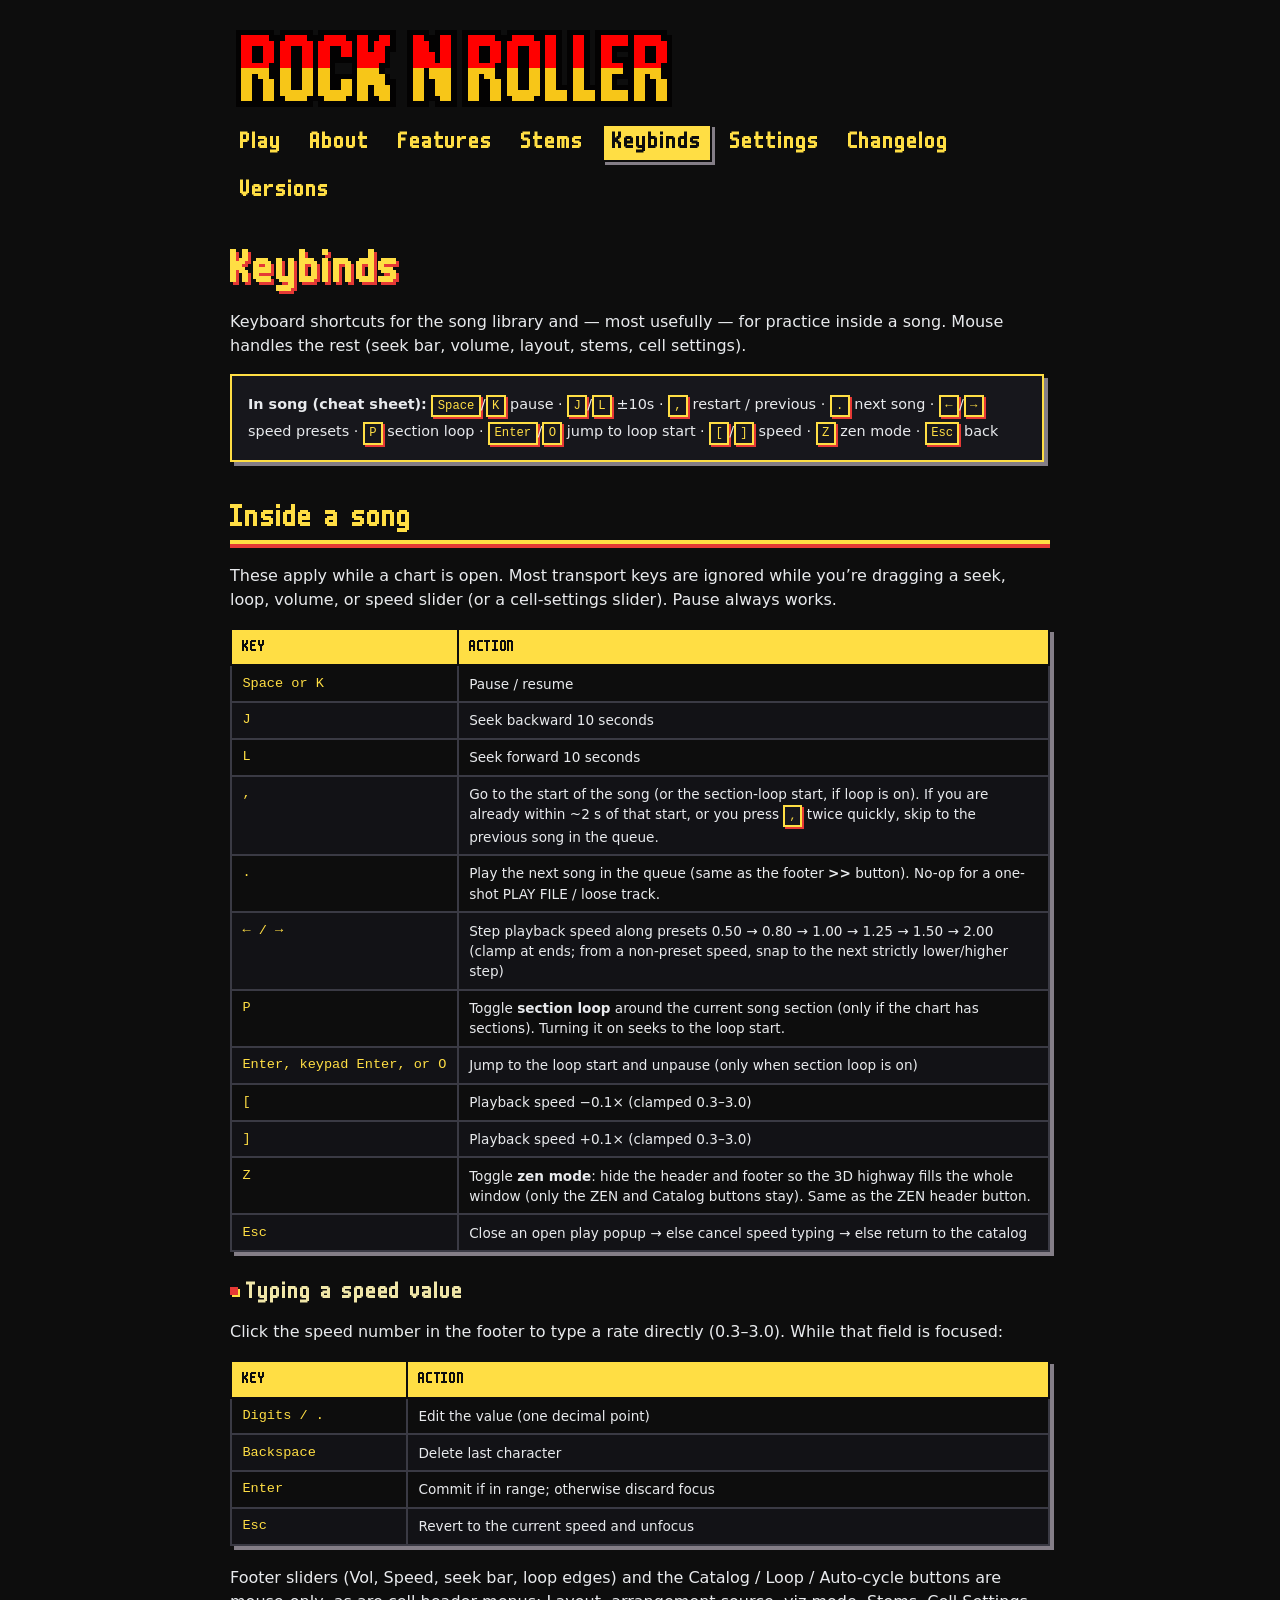
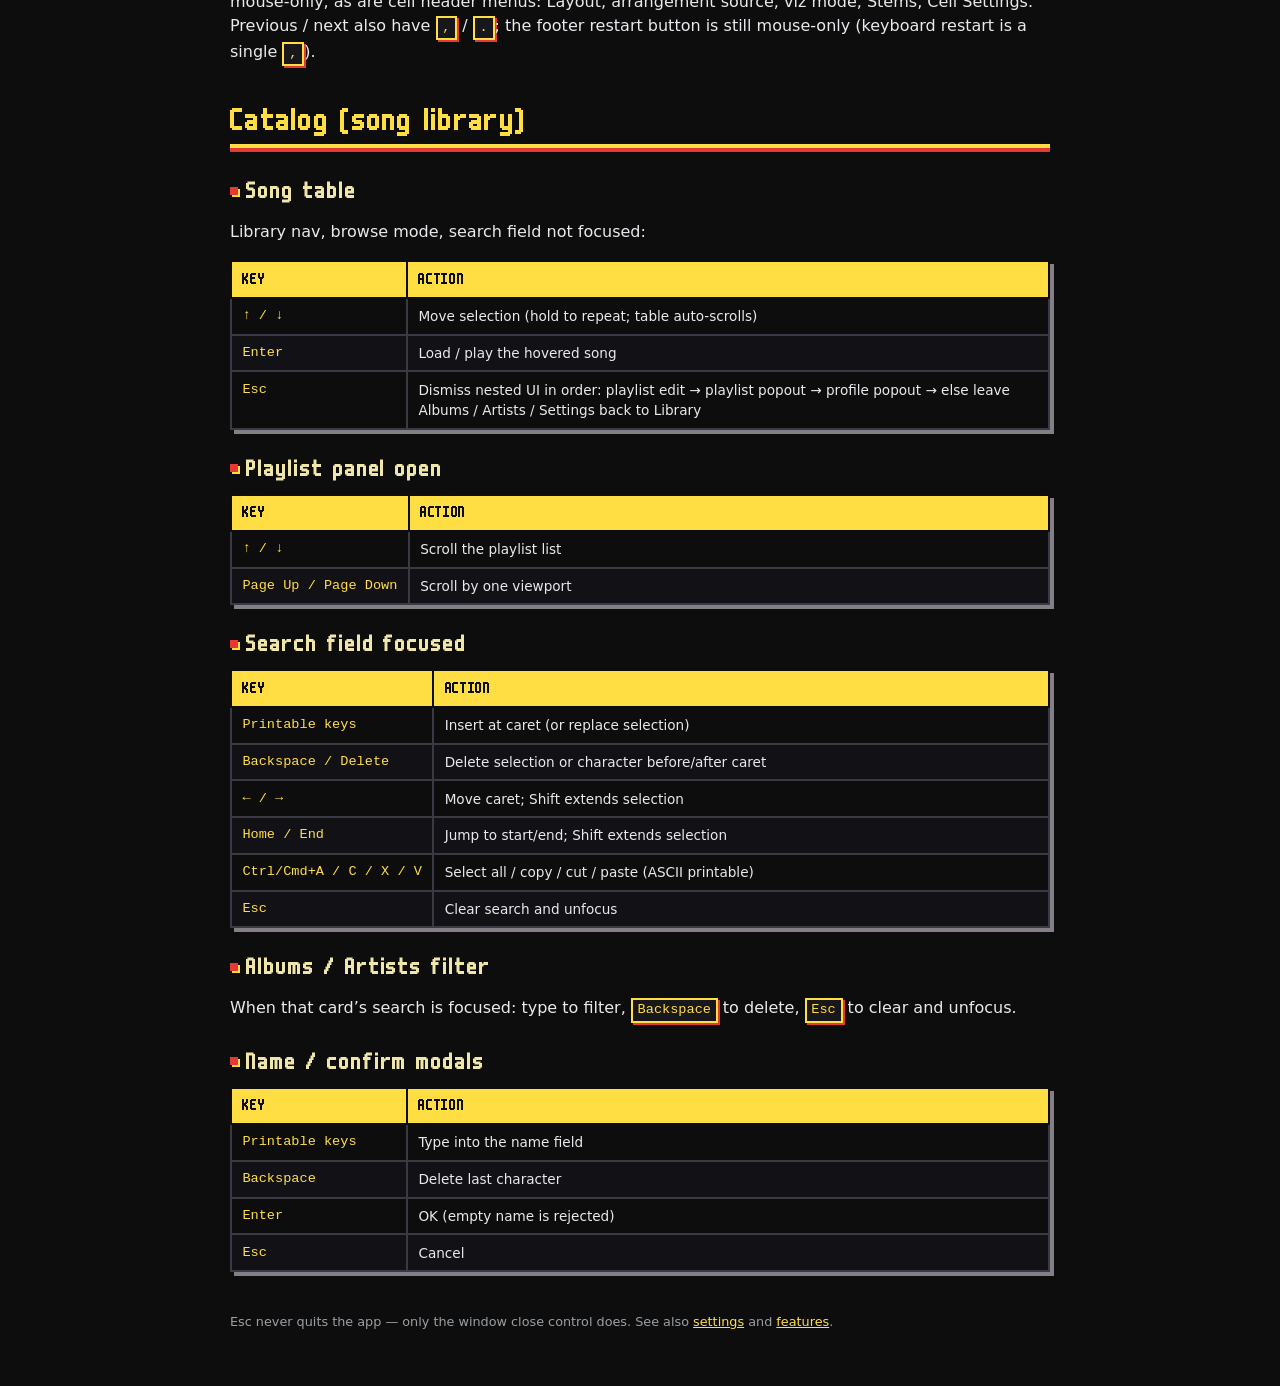
<file: keybinds/index.html>
<!doctype html>
<html lang="en">
  <head>
    <meta charset="utf-8" />
    <meta name="viewport" content="width=device-width, initial-scale=1" />
    <title>Keybinds — Rock N Roller</title>
    <link rel="icon" type="image/png" href="/rocknroller-icon.png" />
    <link rel="preconnect" href="https://fonts.googleapis.com" />
    <link rel="preconnect" href="https://fonts.gstatic.com" crossorigin />
    <link
      href="https://fonts.googleapis.com/css2?family=Press+Start+2P&display=swap"
      rel="stylesheet"
    />
    <link rel="stylesheet" href="/assets/site.css" />
  </head>
  <body>
    <main class="page">
      <h1 class="page__title">
        <img
          class="page__logo"
          src="/rocknroller-logo.png"
          alt="Rock N Roller"
          width="810"
          height="160"
        />
      </h1>
      <nav class="page__nav">
        <a href="/latest/">Play</a>
        <a href="/">About</a>
        <a href="/features/">Features</a>
        <a href="/demucs-stems/">Stems</a>
        <a href="/keybinds/" aria-current="page">Keybinds</a>
        <a href="/configurations/">Settings</a>
        <a href="/changelog/">Changelog</a>
        <a href="/versions/">Versions</a>
      </nav>

      <h1>Keybinds</h1>
      <p>
        Keyboard shortcuts for the song library and — most usefully — for
        practice inside a song. Mouse handles the rest (seek bar, volume,
        layout, stems, cell settings).
      </p>

      <div class="cheat">
        <strong>In song (cheat sheet):</strong>
        <kbd>Space</kbd>/<kbd>K</kbd> pause ·
        <kbd>J</kbd>/<kbd>L</kbd> ±10s ·
        <kbd>,</kbd> restart / previous ·
        <kbd>.</kbd> next song ·
        <kbd>←</kbd>/<kbd>→</kbd> speed presets ·
        <kbd>P</kbd> section loop ·
        <kbd>Enter</kbd>/<kbd>O</kbd> jump to loop start ·
        <kbd>[</kbd>/<kbd>]</kbd> speed ·
        <kbd>Z</kbd> zen mode ·
        <kbd>Esc</kbd> back
      </div>

      <h2 id="play">Inside a song</h2>
      <p>
        These apply while a chart is open. Most transport keys are ignored
        while you’re dragging a seek, loop, volume, or speed slider (or a
        cell-settings slider). Pause always works.
      </p>
      <table class="specs">
        <thead>
          <tr>
            <th>Key</th>
            <th>Action</th>
          </tr>
        </thead>
        <tbody>
          <tr>
            <td class="k">Space or K</td>
            <td>Pause / resume</td>
          </tr>
          <tr>
            <td class="k">J</td>
            <td>Seek backward 10 seconds</td>
          </tr>
          <tr>
            <td class="k">L</td>
            <td>Seek forward 10 seconds</td>
          </tr>
          <tr>
            <td class="k">,</td>
            <td>
              Go to the start of the song (or the section-loop start, if loop
              is on). If you are already within ~2&nbsp;s of that start, or
              you press <kbd>,</kbd> twice quickly, skip to the previous
              song in the queue.
            </td>
          </tr>
          <tr>
            <td class="k">.</td>
            <td>
              Play the next song in the queue (same as the footer
              <strong>&gt;&gt;</strong> button). No-op for a one-shot
              PLAY FILE / loose track.
            </td>
          </tr>
          <tr>
            <td class="k">← / →</td>
            <td>
              Step playback speed along presets
              0.50 → 0.80 → 1.00 → 1.25 → 1.50 → 2.00
              (clamp at ends; from a non-preset speed, snap to the next
              strictly lower/higher step)
            </td>
          </tr>
          <tr>
            <td class="k">P</td>
            <td>
              Toggle <strong>section loop</strong> around the current song
              section (only if the chart has sections). Turning it on seeks to
              the loop start.
            </td>
          </tr>
          <tr>
            <td class="k">Enter, keypad Enter, or O</td>
            <td>
              Jump to the loop start and unpause (only when section loop is
              on)
            </td>
          </tr>
          <tr>
            <td class="k">[</td>
            <td>Playback speed −0.1× (clamped 0.3–3.0)</td>
          </tr>
          <tr>
            <td class="k">]</td>
            <td>Playback speed +0.1× (clamped 0.3–3.0)</td>
          </tr>
          <tr>
            <td class="k">Z</td>
            <td>
              Toggle <strong>zen mode</strong>: hide the header and footer so
              the 3D highway fills the whole window (only the ZEN and Catalog
              buttons stay). Same as the ZEN header button.
            </td>
          </tr>
          <tr>
            <td class="k">Esc</td>
            <td>
              Close an open play popup → else cancel speed typing → else
              return to the catalog
            </td>
          </tr>
        </tbody>
      </table>

      <h3>Typing a speed value</h3>
      <p>
        Click the speed number in the footer to type a rate directly
        (0.3–3.0). While that field is focused:
      </p>
      <table class="specs">
        <thead>
          <tr>
            <th>Key</th>
            <th>Action</th>
          </tr>
        </thead>
        <tbody>
          <tr>
            <td class="k">Digits / .</td>
            <td>Edit the value (one decimal point)</td>
          </tr>
          <tr>
            <td class="k">Backspace</td>
            <td>Delete last character</td>
          </tr>
          <tr>
            <td class="k">Enter</td>
            <td>Commit if in range; otherwise discard focus</td>
          </tr>
          <tr>
            <td class="k">Esc</td>
            <td>Revert to the current speed and unfocus</td>
          </tr>
        </tbody>
      </table>
      <p>
        Footer sliders (Vol, Speed, seek bar, loop edges) and the Catalog /
        Loop / Auto-cycle buttons are mouse-only, as are cell header menus:
        Layout, arrangement source, viz mode, Stems, Cell Settings. Previous /
        next also have <kbd>,</kbd> / <kbd>.</kbd>; the footer restart
        button is still mouse-only (keyboard restart is a single
        <kbd>,</kbd>).
      </p>

      <h2 id="catalog">Catalog (song library)</h2>
      <h3>Song table</h3>
      <p>
        Library nav, browse mode, search field not focused:
      </p>
      <table class="specs">
        <thead>
          <tr>
            <th>Key</th>
            <th>Action</th>
          </tr>
        </thead>
        <tbody>
          <tr>
            <td class="k">↑ / ↓</td>
            <td>Move selection (hold to repeat; table auto-scrolls)</td>
          </tr>
          <tr>
            <td class="k">Enter</td>
            <td>Load / play the hovered song</td>
          </tr>
          <tr>
            <td class="k">Esc</td>
            <td>
              Dismiss nested UI in order: playlist edit → playlist popout →
              profile popout → else leave Albums / Artists / Settings back to
              Library
            </td>
          </tr>
        </tbody>
      </table>

      <h3>Playlist panel open</h3>
      <table class="specs">
        <thead>
          <tr>
            <th>Key</th>
            <th>Action</th>
          </tr>
        </thead>
        <tbody>
          <tr>
            <td class="k">↑ / ↓</td>
            <td>Scroll the playlist list</td>
          </tr>
          <tr>
            <td class="k">Page Up / Page Down</td>
            <td>Scroll by one viewport</td>
          </tr>
        </tbody>
      </table>

      <h3>Search field focused</h3>
      <table class="specs">
        <thead>
          <tr>
            <th>Key</th>
            <th>Action</th>
          </tr>
        </thead>
        <tbody>
          <tr>
            <td class="k">Printable keys</td>
            <td>Insert at caret (or replace selection)</td>
          </tr>
          <tr>
            <td class="k">Backspace / Delete</td>
            <td>Delete selection or character before/after caret</td>
          </tr>
          <tr>
            <td class="k">← / →</td>
            <td>Move caret; Shift extends selection</td>
          </tr>
          <tr>
            <td class="k">Home / End</td>
            <td>Jump to start/end; Shift extends selection</td>
          </tr>
          <tr>
            <td class="k">Ctrl/Cmd+A / C / X / V</td>
            <td>Select all / copy / cut / paste (ASCII printable)</td>
          </tr>
          <tr>
            <td class="k">Esc</td>
            <td>Clear search and unfocus</td>
          </tr>
        </tbody>
      </table>

      <h3>Albums / Artists filter</h3>
      <p>
        When that card’s search is focused: type to filter,
        <kbd style="color: var(--rnr-yellow)">Backspace</kbd> to delete,
        <kbd style="color: var(--rnr-yellow)">Esc</kbd> to clear and unfocus.
      </p>

      <h3>Name / confirm modals</h3>
      <table class="specs">
        <thead>
          <tr>
            <th>Key</th>
            <th>Action</th>
          </tr>
        </thead>
        <tbody>
          <tr>
            <td class="k">Printable keys</td>
            <td>Type into the name field</td>
          </tr>
          <tr>
            <td class="k">Backspace</td>
            <td>Delete last character</td>
          </tr>
          <tr>
            <td class="k">Enter</td>
            <td>OK (empty name is rejected)</td>
          </tr>
          <tr>
            <td class="k">Esc</td>
            <td>Cancel</td>
          </tr>
        </tbody>
      </table>

      <p class="fineprint">
        Esc never quits the app — only the window close control does.
        See also <a href="/configurations/">settings</a> and
        <a href="/features/">features</a>.
      </p>
    </main>
    <script src="/assets/content-pages.js"></script>
    <!-- Cloudflare Web Analytics --><script type='module' src='https://static.cloudflareinsights.com/beacon.min.js' data-cf-beacon='{"token": "a7234cc8c2b3478aa4cf798bf9eefd95"}'></script><!-- End Cloudflare Web Analytics -->
  </body>
</html>
</file>
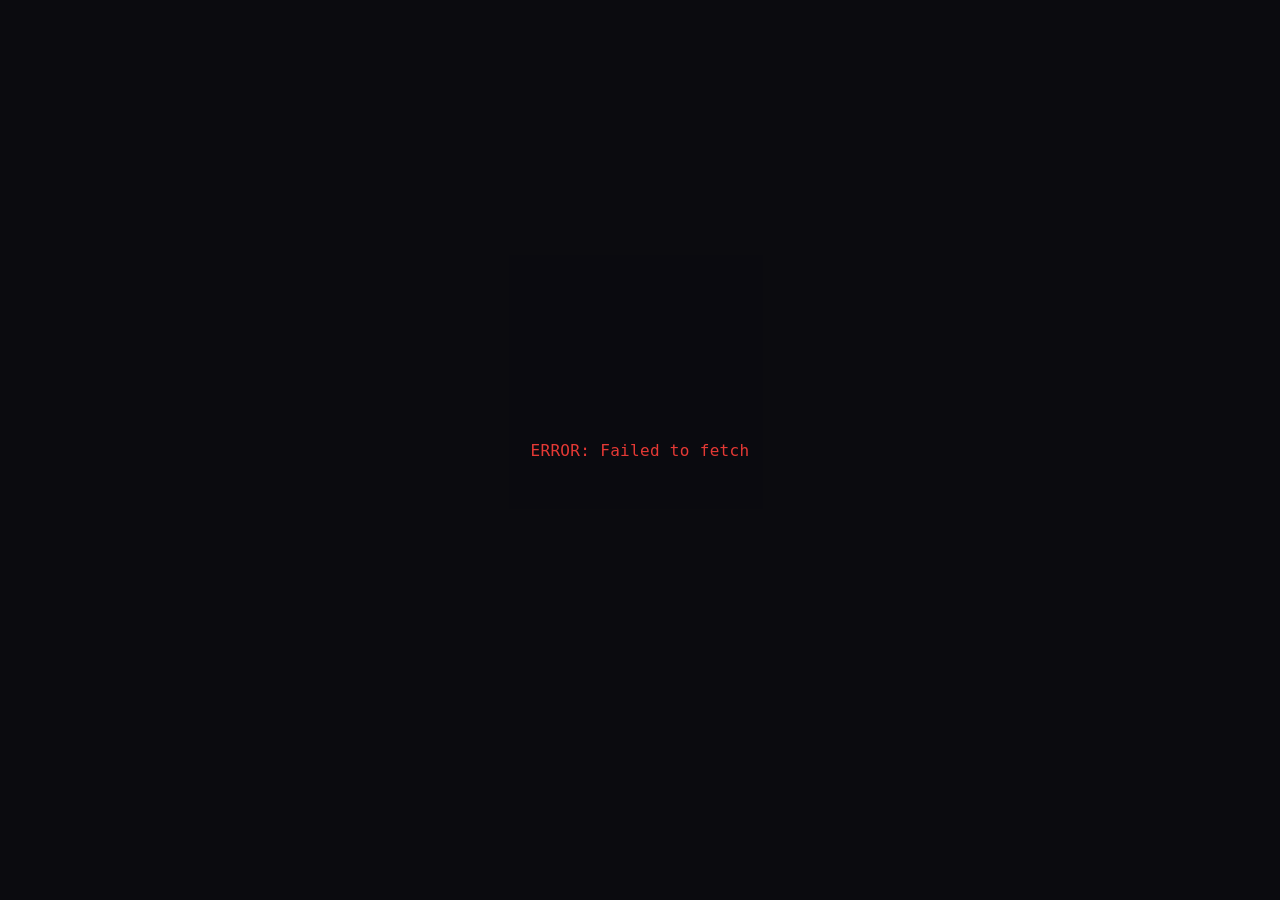
<file: latest/index.html>
<!doctype html>
<html lang="en">
  <head>
    <meta charset="utf-8" />
    <meta name="viewport" content="width=device-width, initial-scale=1" />
    <title>RockNRoller — latest</title>
    <link rel="icon" type="image/png" href="/rocknroller-icon.png" />
    <link rel="stylesheet" href="/assets/wasm-loading-wave.css" />
    <style>
      html,
      body {
        margin: 0;
        padding: 0;
        width: 100%;
        height: 100%;
        background: #0b0b0f;
        overflow: hidden;
      }
      #canvas {
        display: block;
        width: 100%;
        height: 100%;
        outline: none;
        touch-action: none;
        -webkit-user-select: none;
        user-select: none;
      }
      #status {
        position: absolute;
        inset: 0;
        z-index: 20;
        display: flex;
        align-items: center;
        justify-content: center;
        margin: 0;
        padding: 1.25rem;
        box-sizing: border-box;
        text-align: center;
        color: #eee;
        font-family: monospace;
        font-size: 16px;
        letter-spacing: 0.02em;
        pointer-events: none;
        background: rgba(11, 11, 15, 0.72);
      }
      #status:empty {
        display: none;
      }
      #status.player-status--error {
        color: #e53935;
        pointer-events: auto;
        background: rgba(11, 11, 15, 0.88);
      }
    </style>
  </head>
  <body>
    <!-- COOP/COEP via service worker: GitHub Pages cannot set response headers,
         and SharedArrayBuffer (pthreads) needs them. Root path = origin-wide
         scope. First visit reloads once after registration. -->
    <script src="/coi-serviceworker.min.js"></script>
    <div id="loading"><div class="loading-wave" id="loading-wave" aria-hidden="true"></div><div id="loading-progress" aria-live="polite"></div></div>
    <div id="status"></div>
    <canvas id="canvas" oncontextmenu="event.preventDefault()" tabindex="-1"></canvas>
    <script>
      window.RNR_VERSION = "latest";
    </script>
    <script src="/assets/wasm-loading-wave.js"></script>
    <script src="/assets/player.js"></script>
    <!-- Cloudflare Web Analytics --><script type='module' src='https://static.cloudflareinsights.com/beacon.min.js' data-cf-beacon='{"token": "a7234cc8c2b3478aa4cf798bf9eefd95"}'></script><!-- End Cloudflare Web Analytics -->
  </body>
</html>
</file>
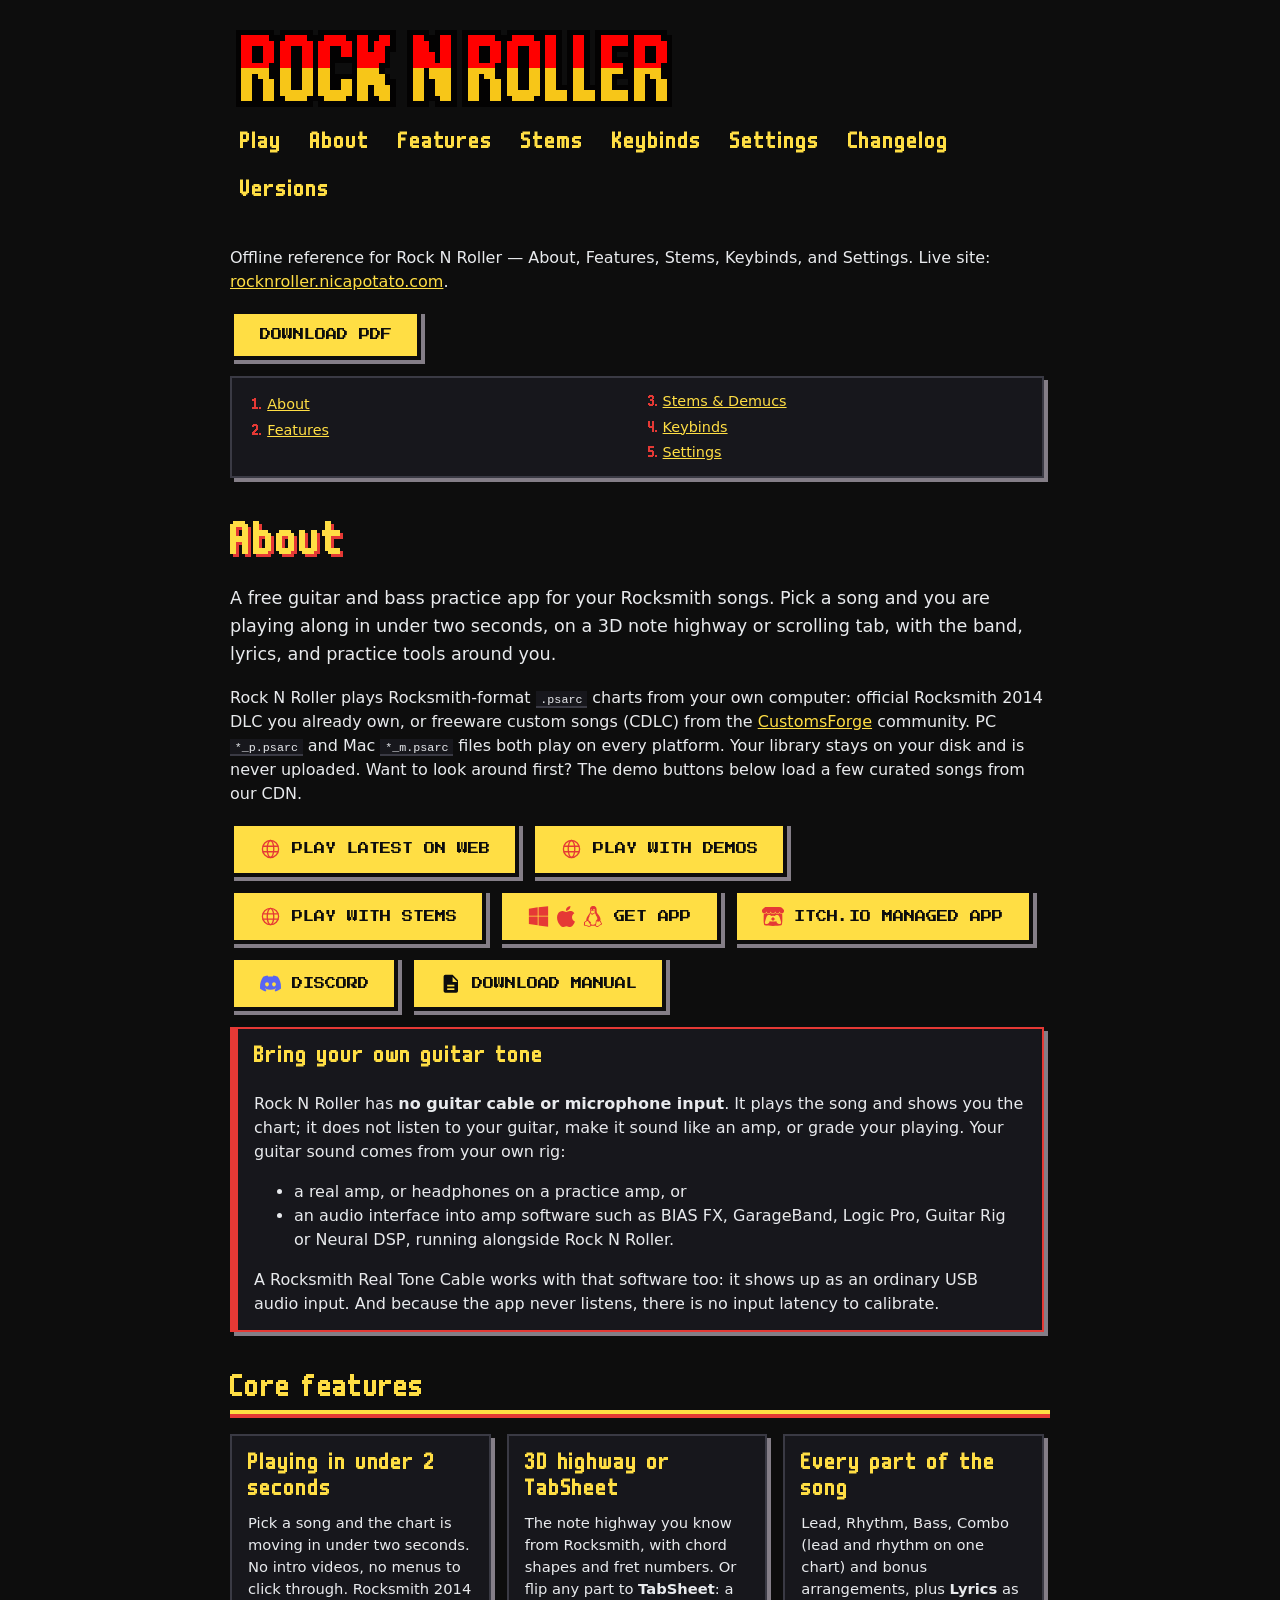
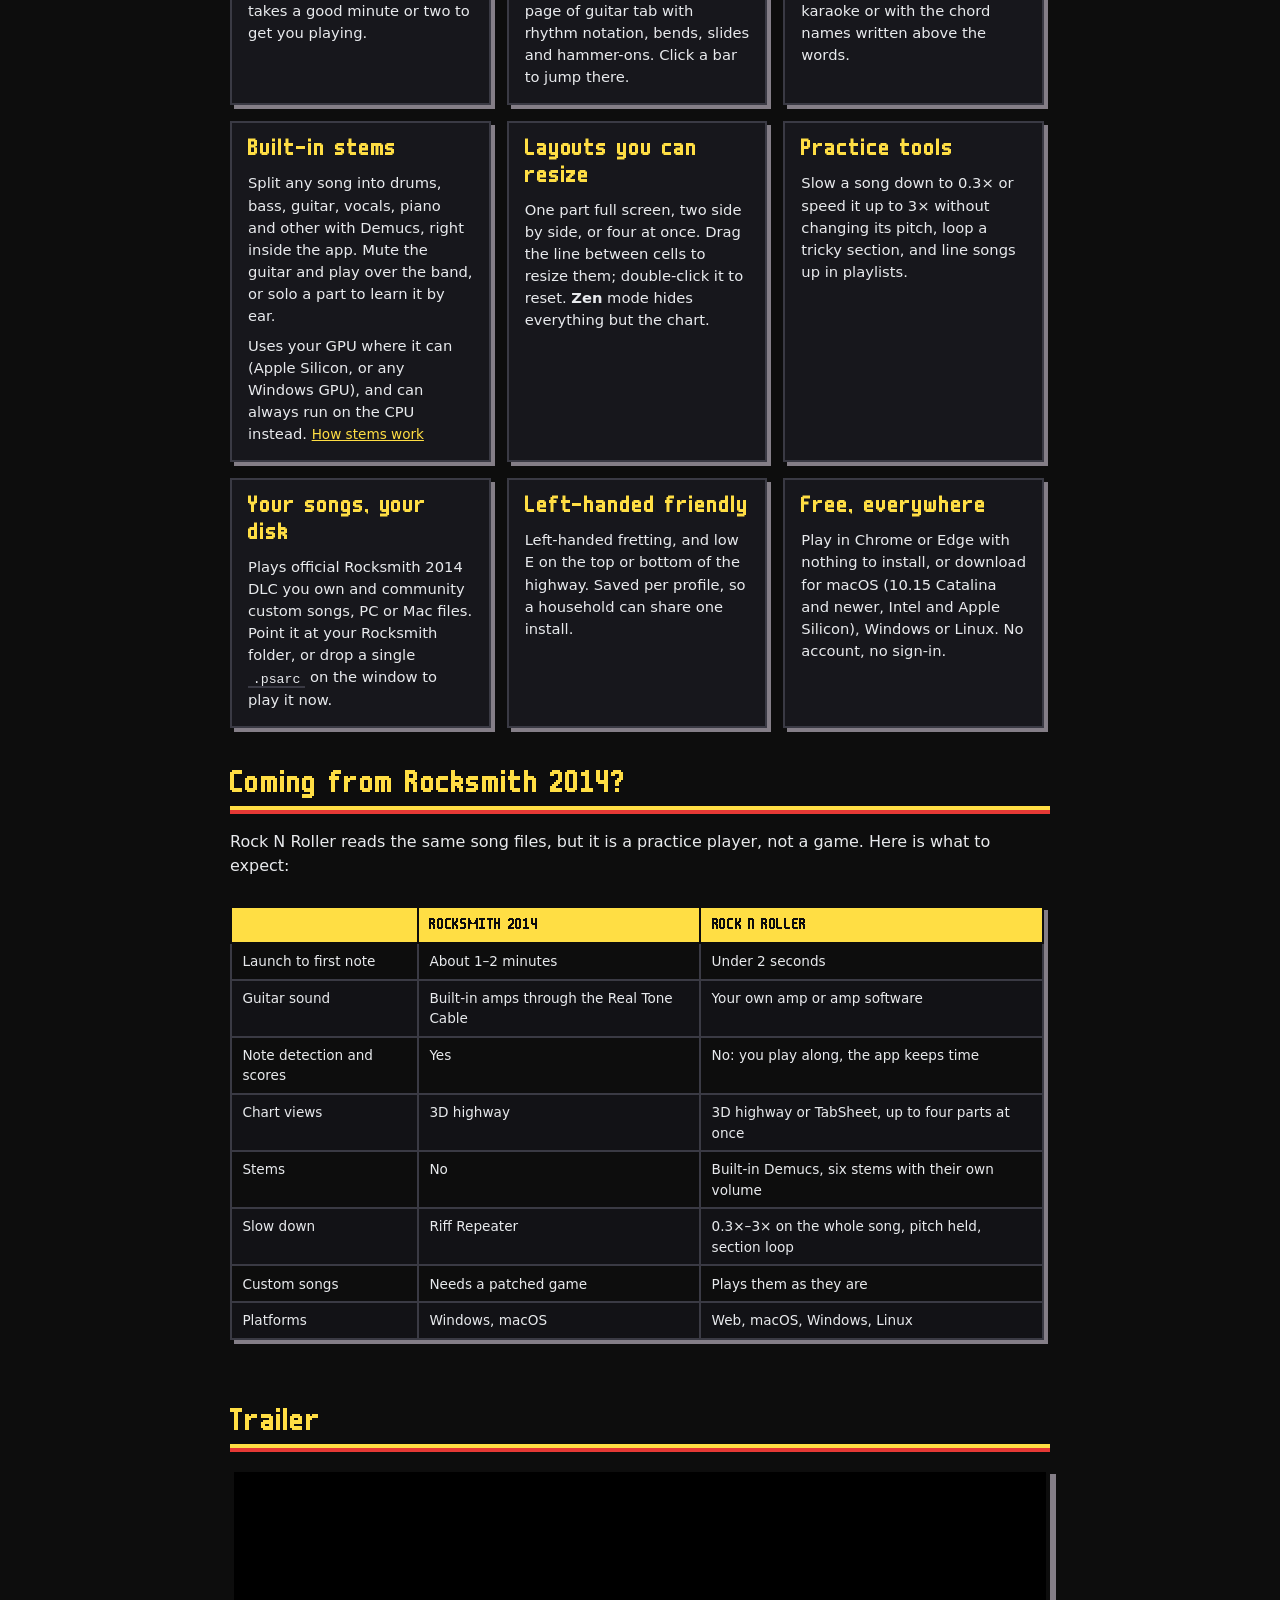
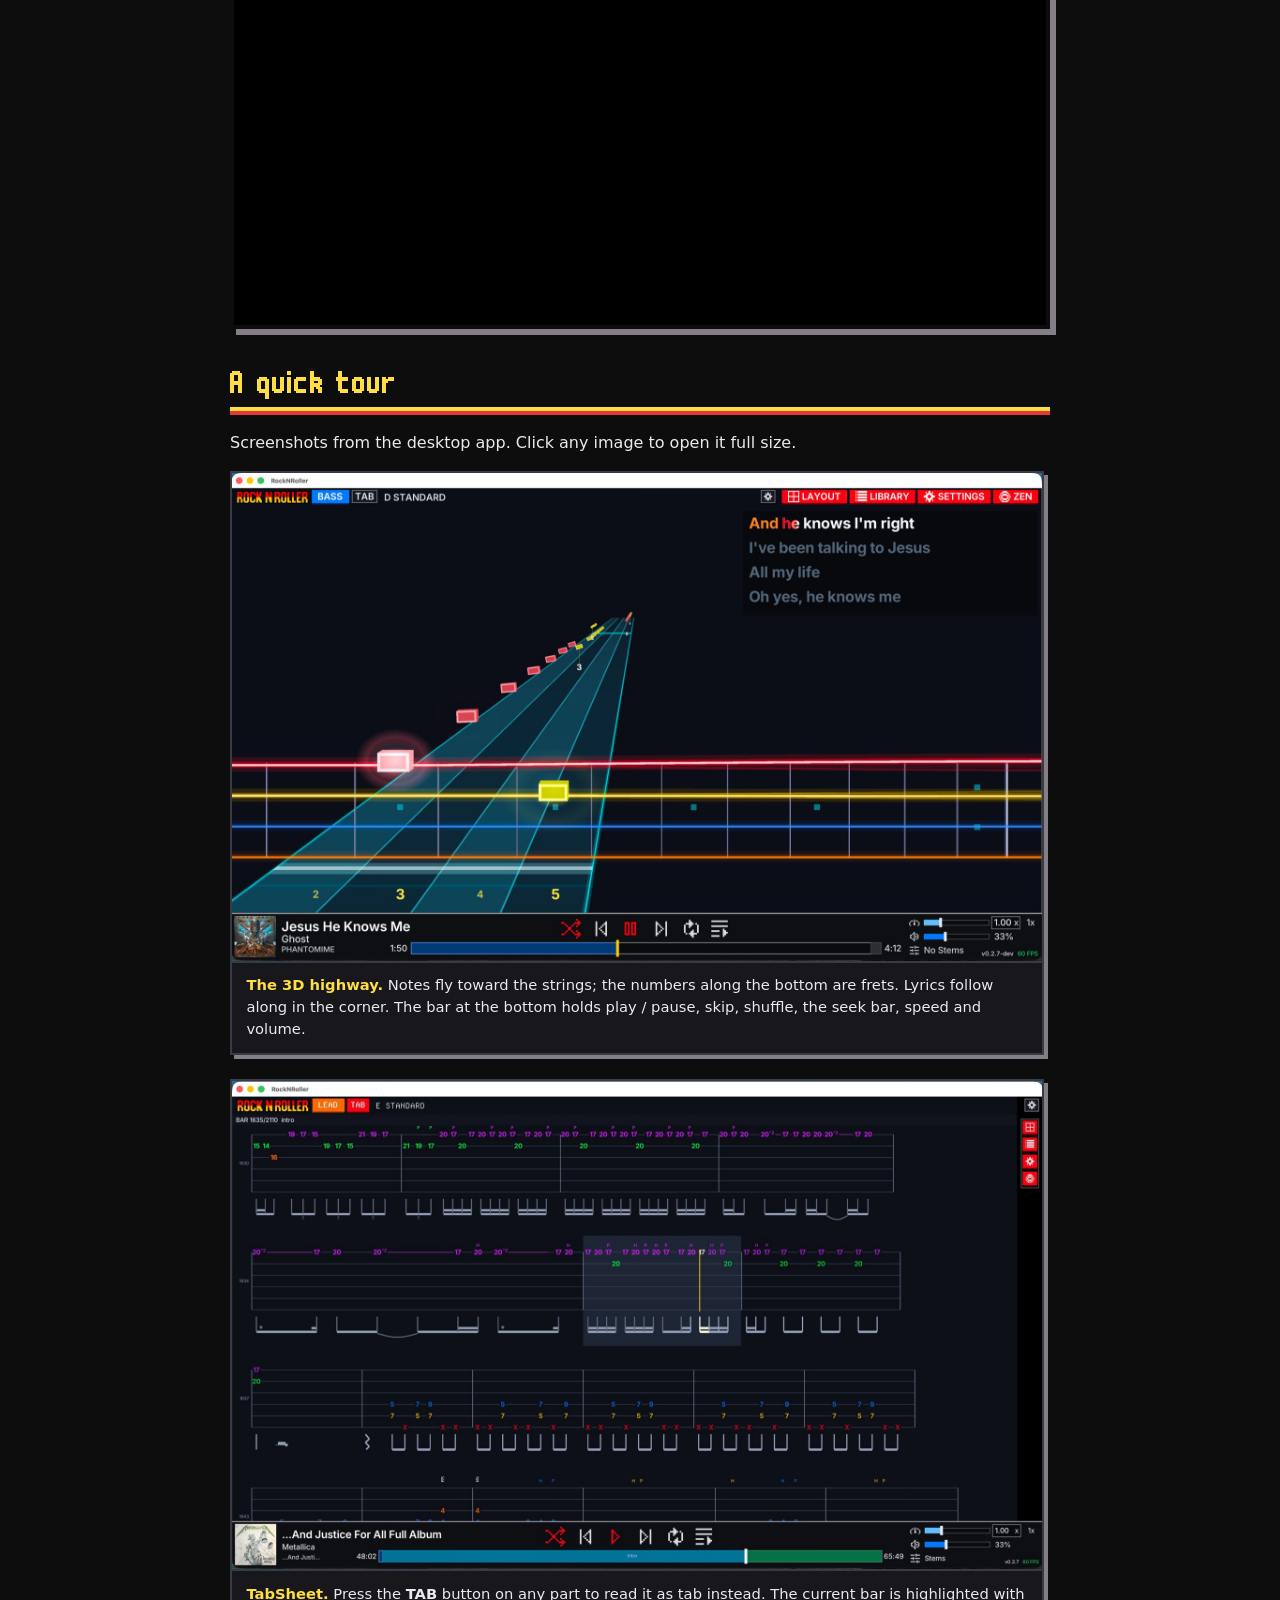
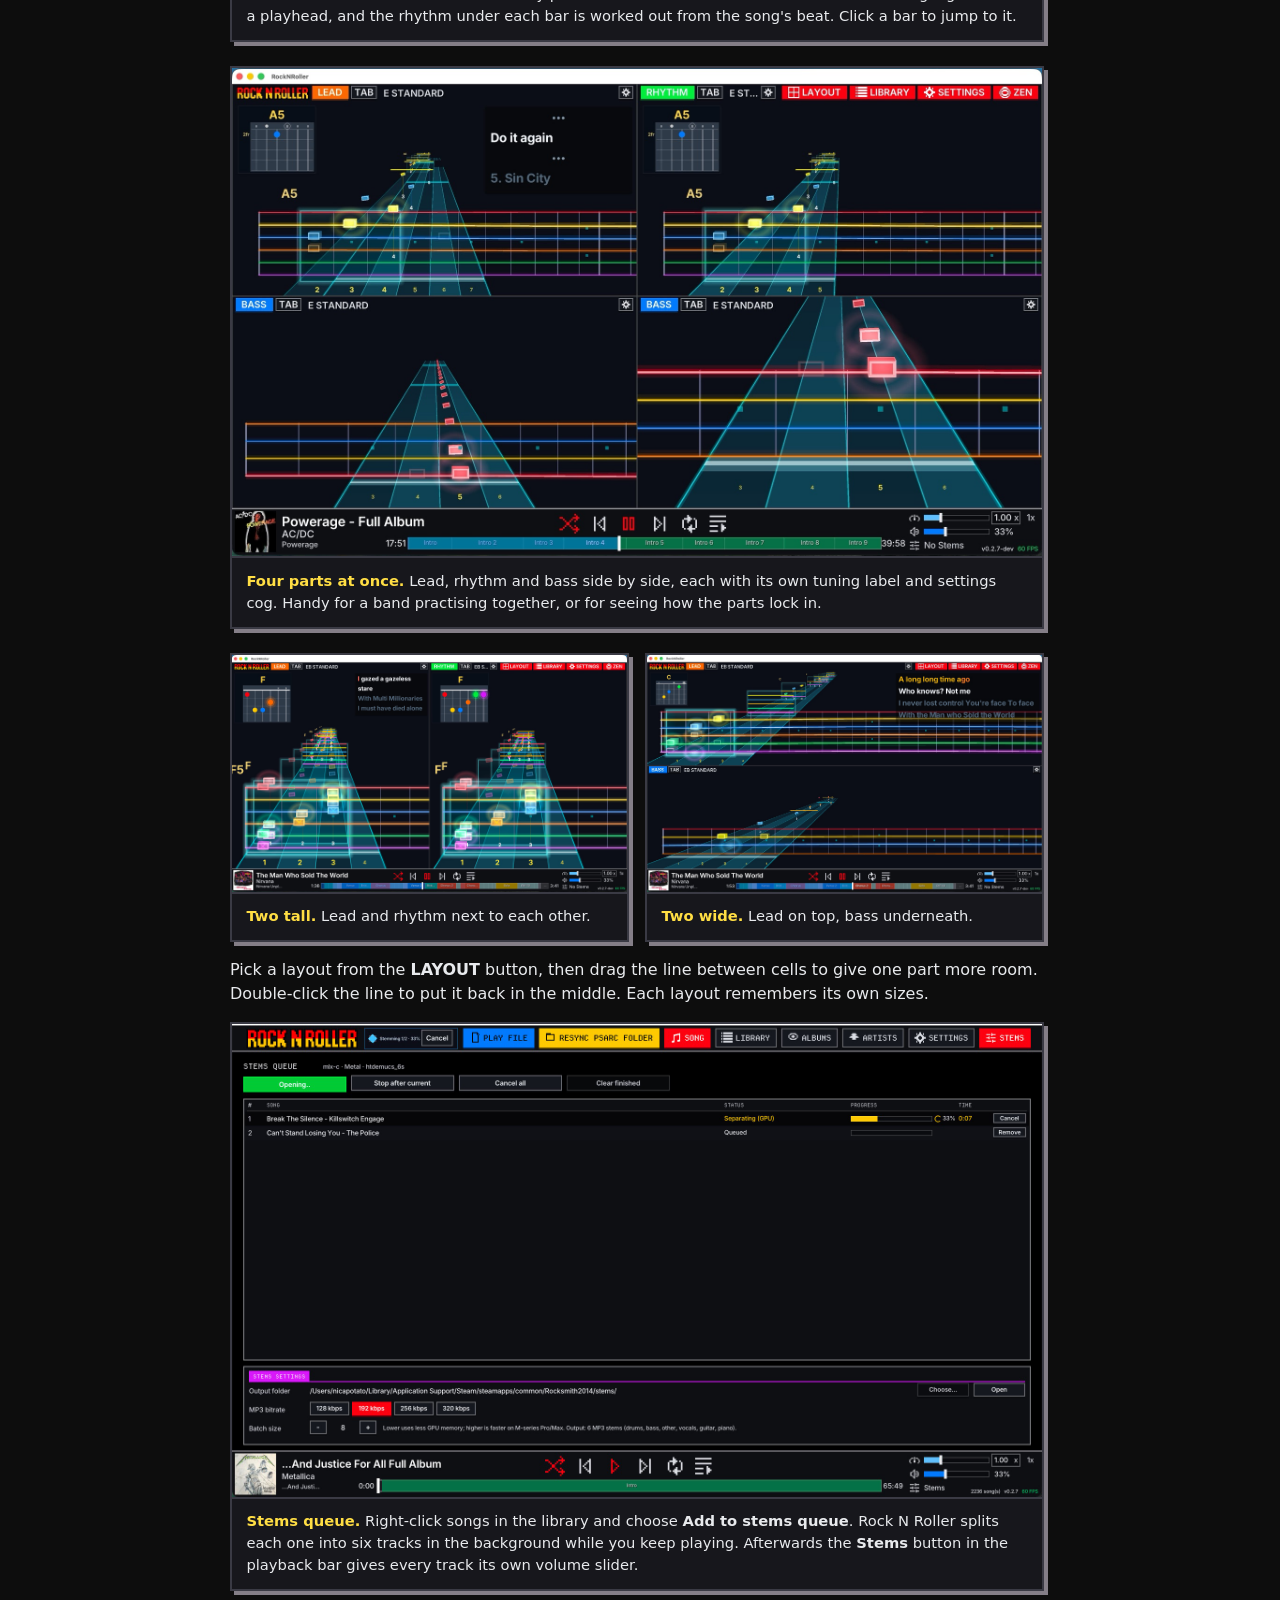
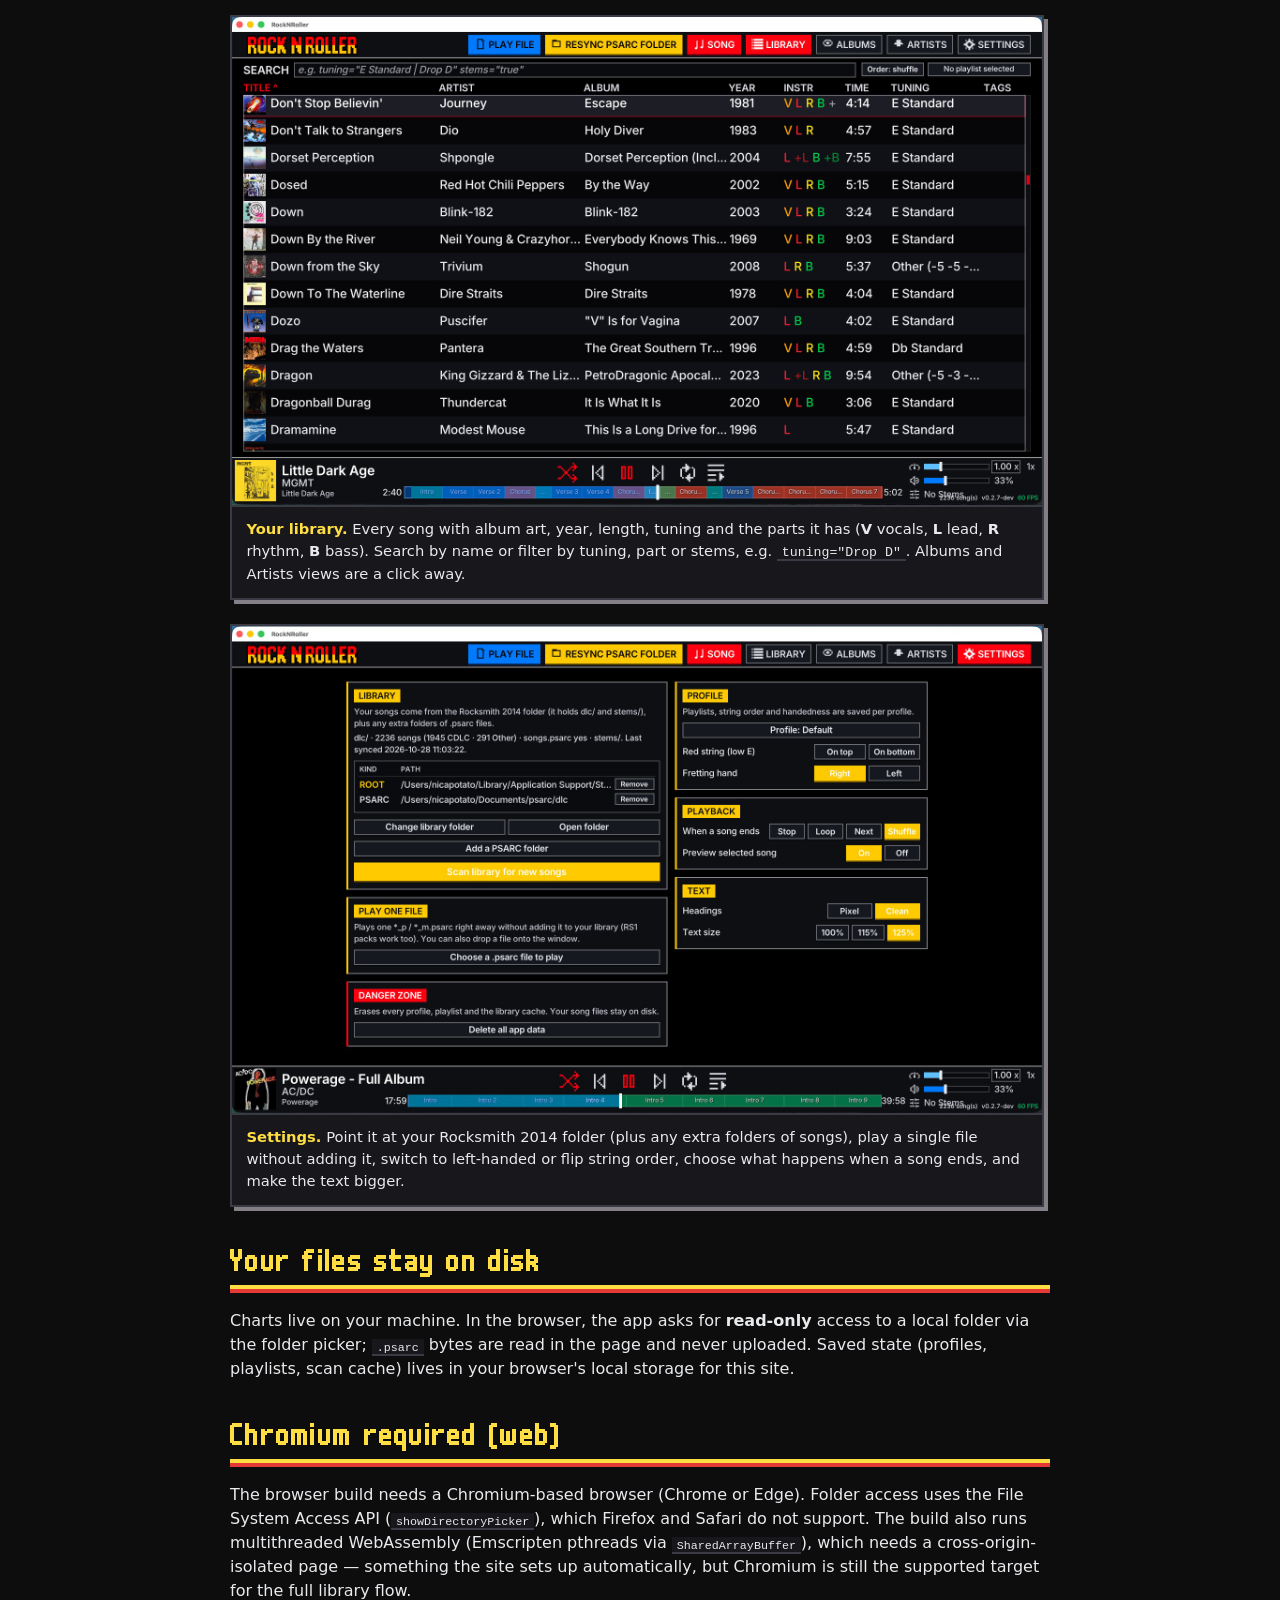
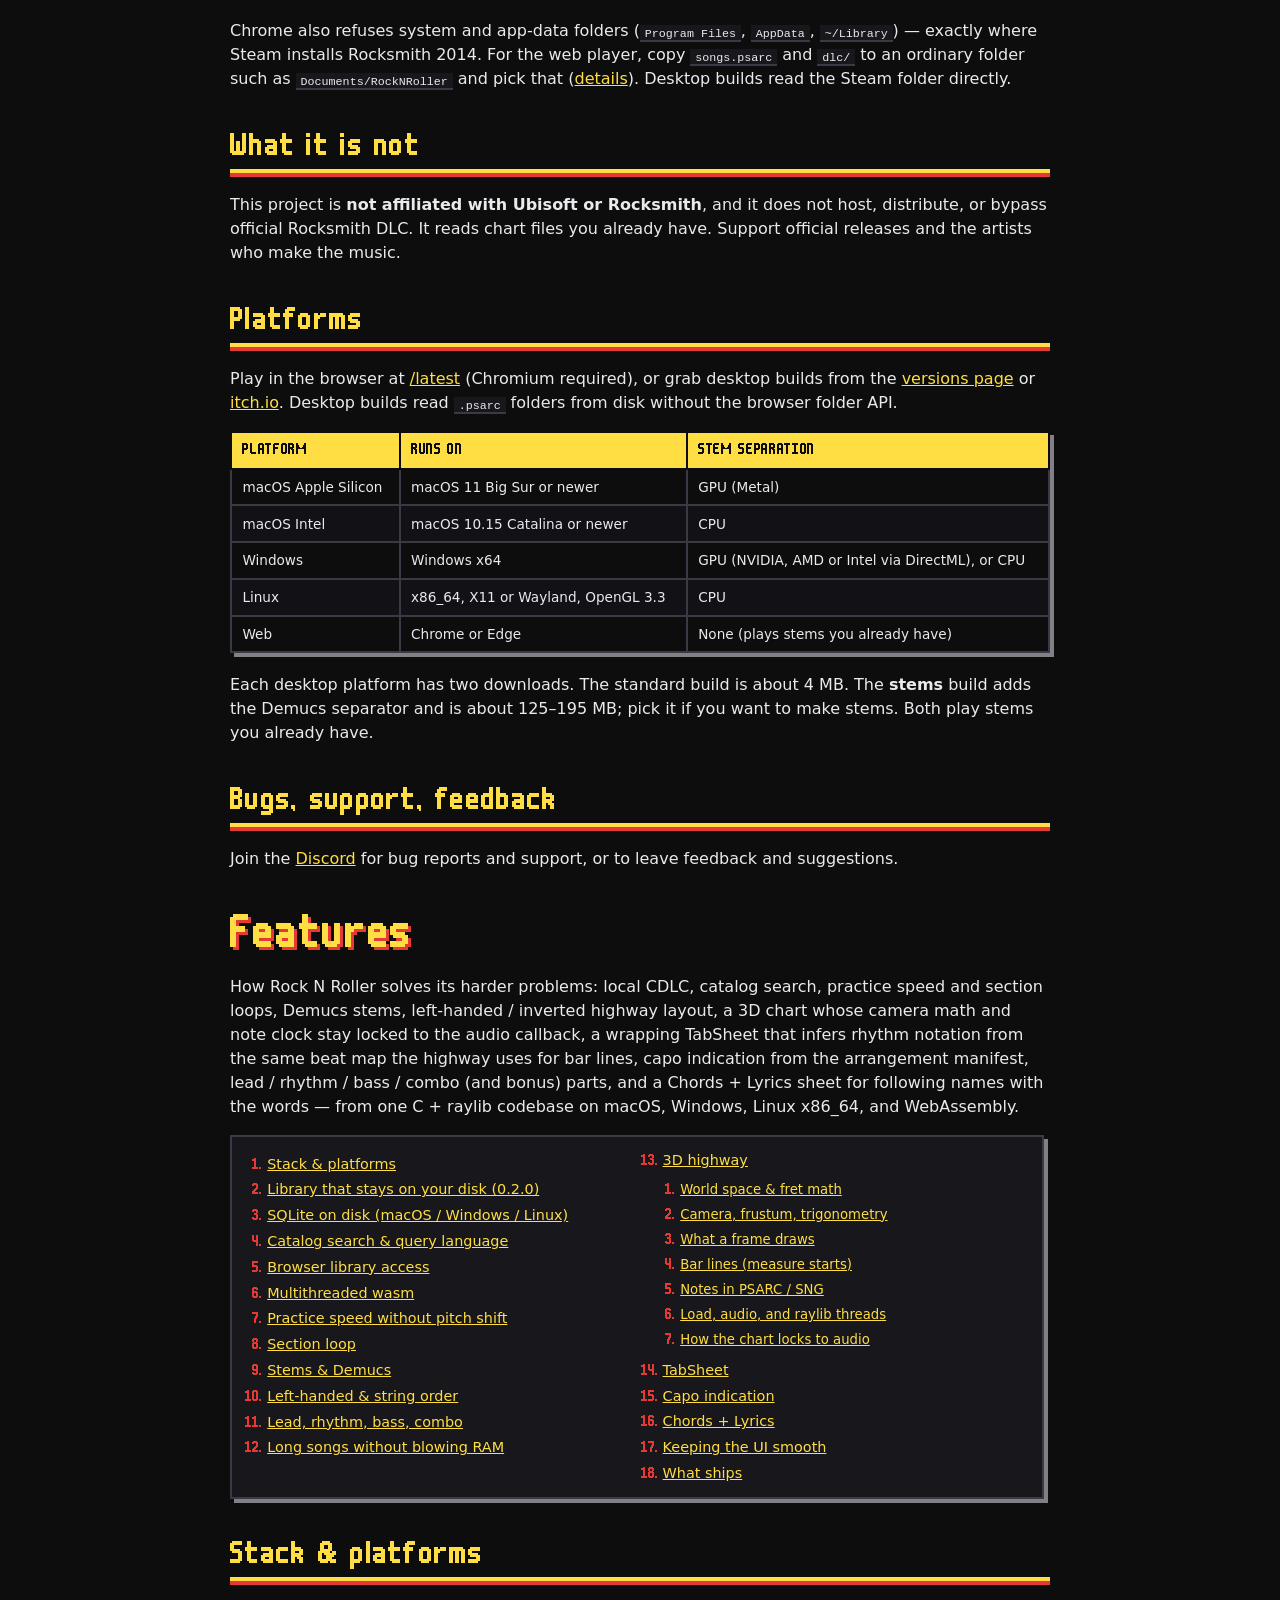
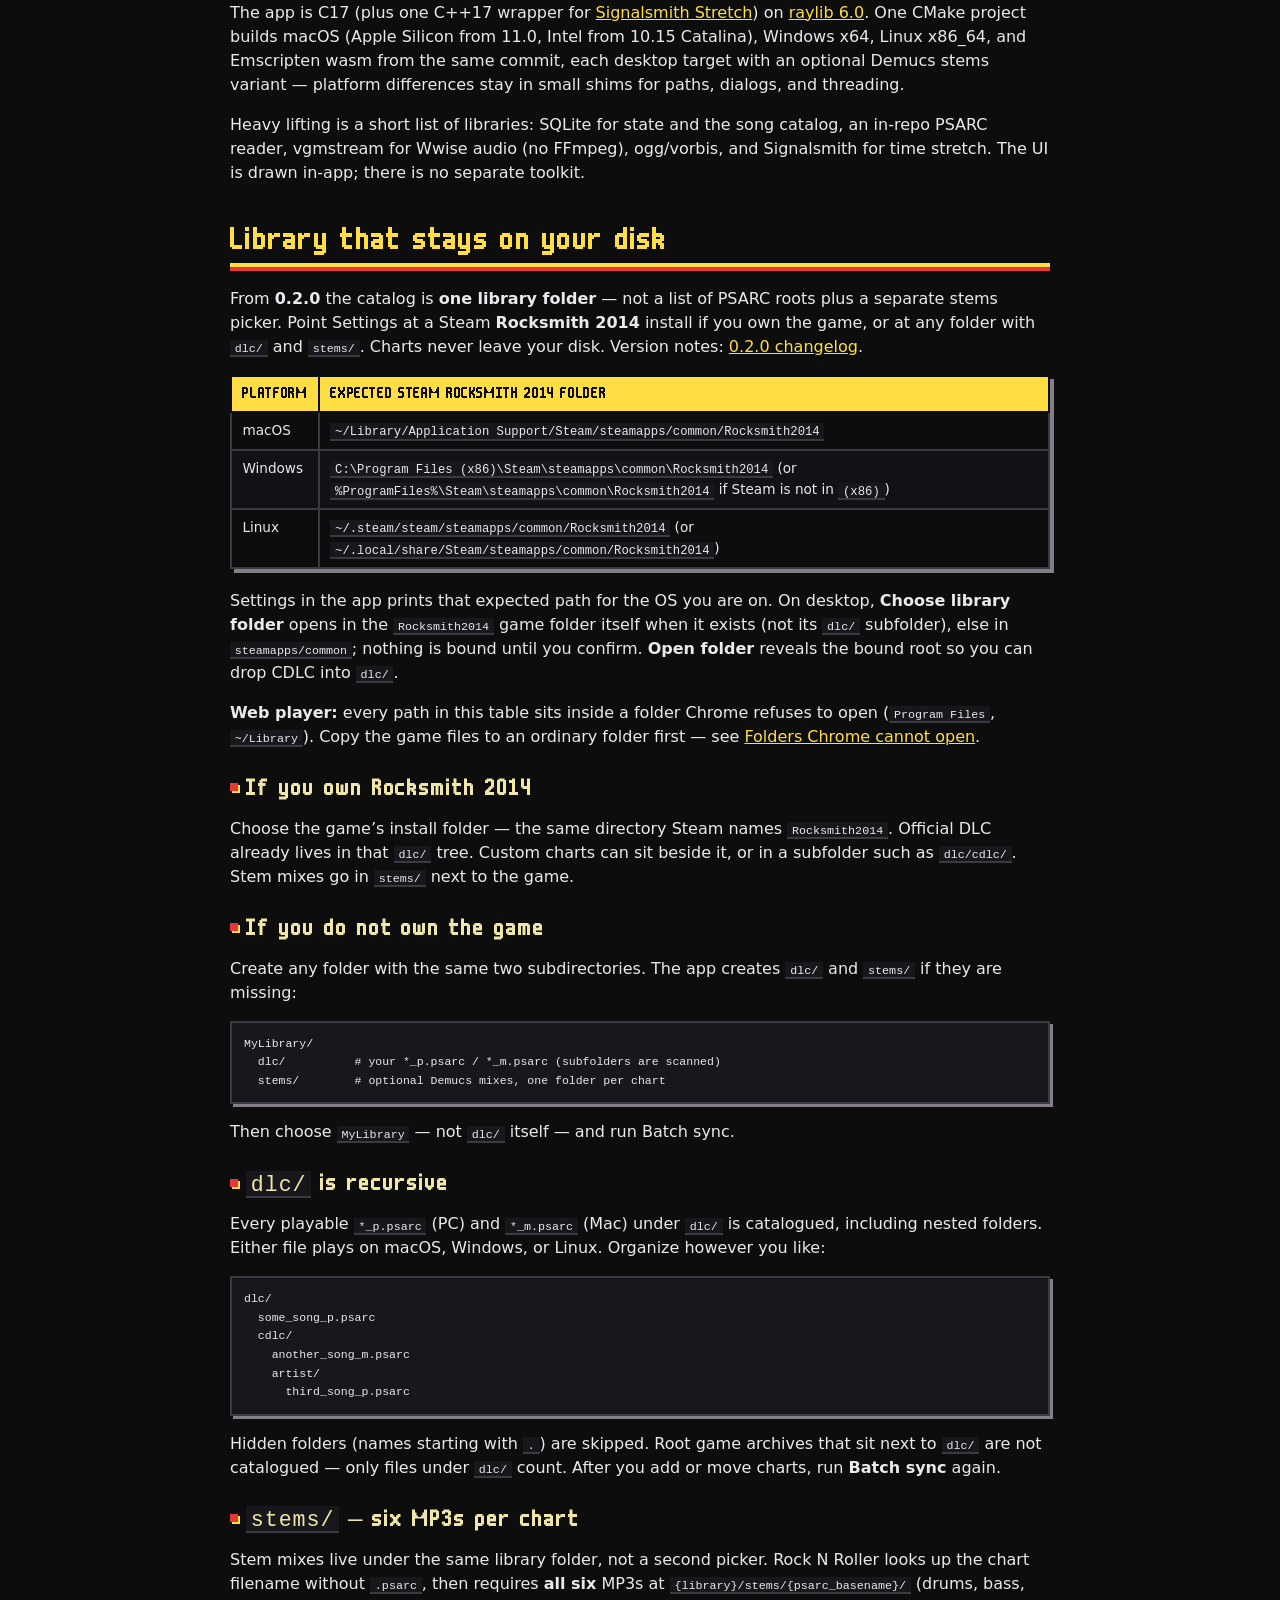
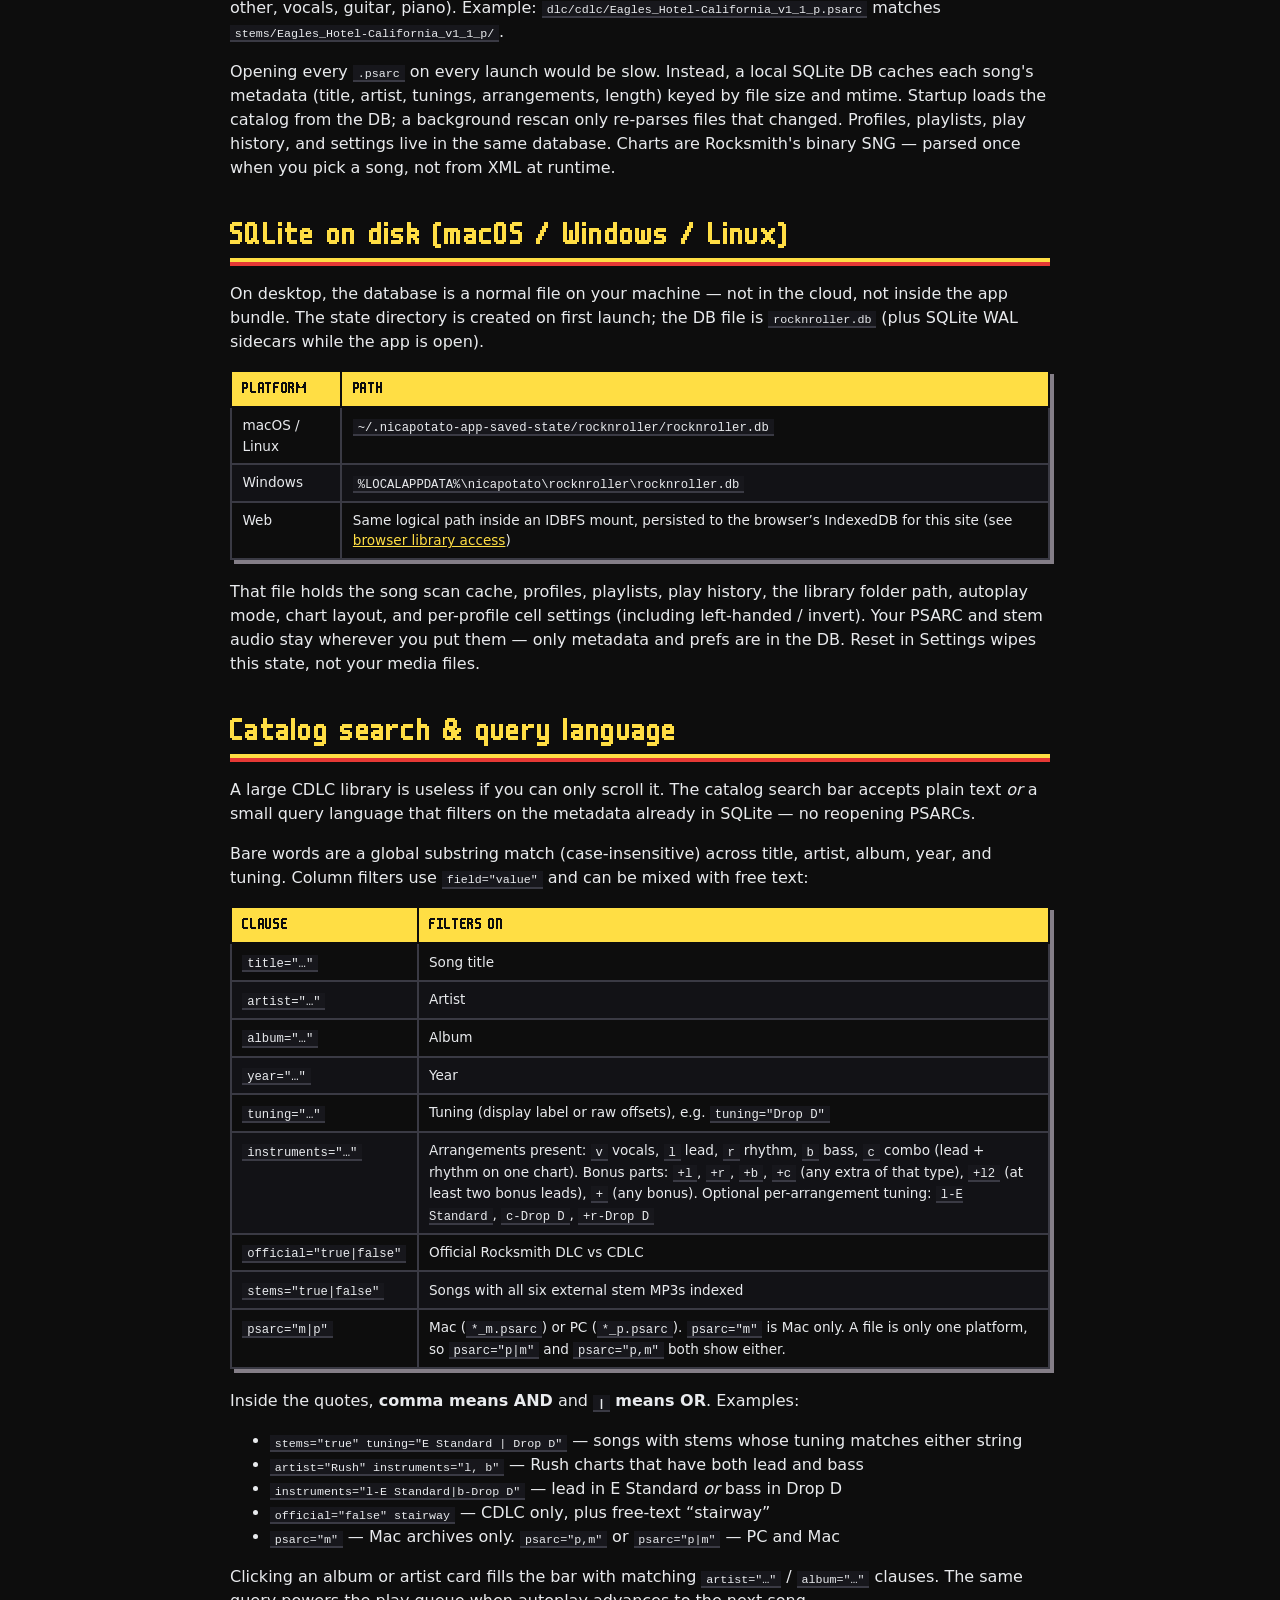
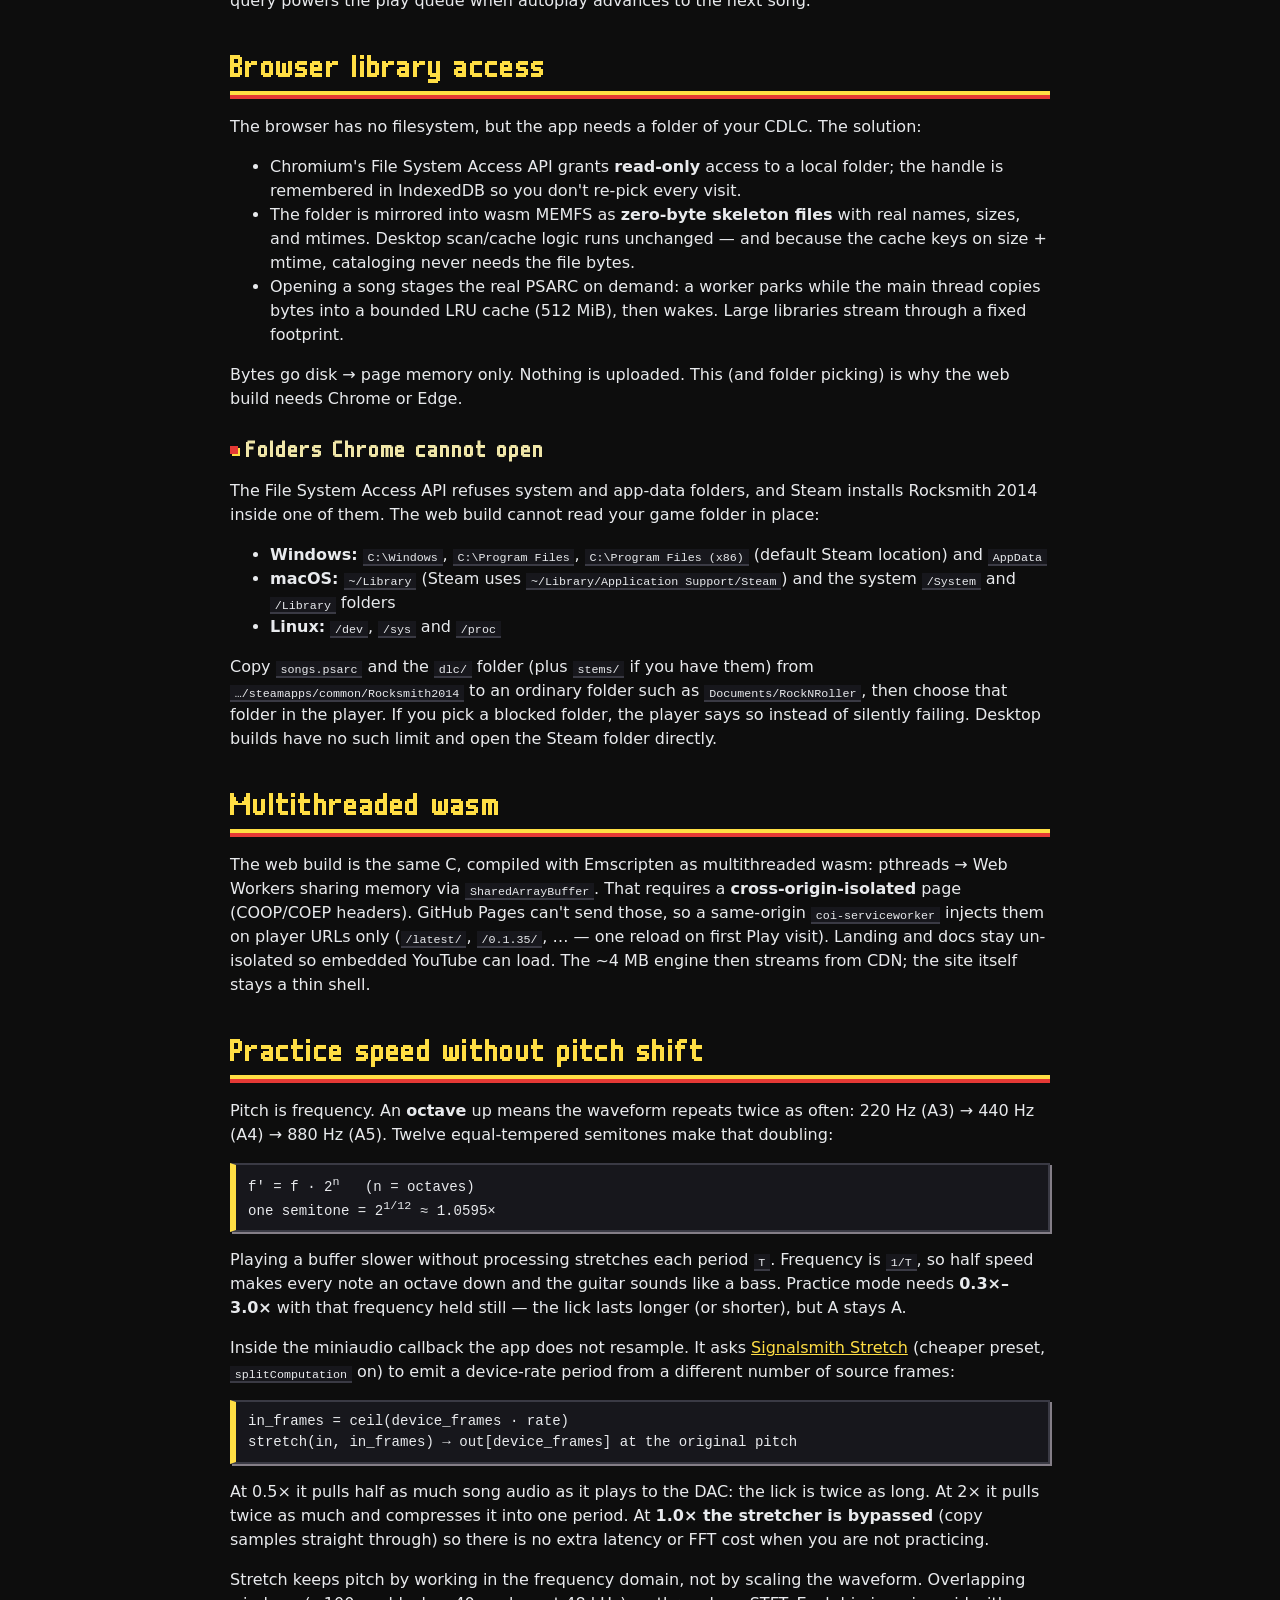
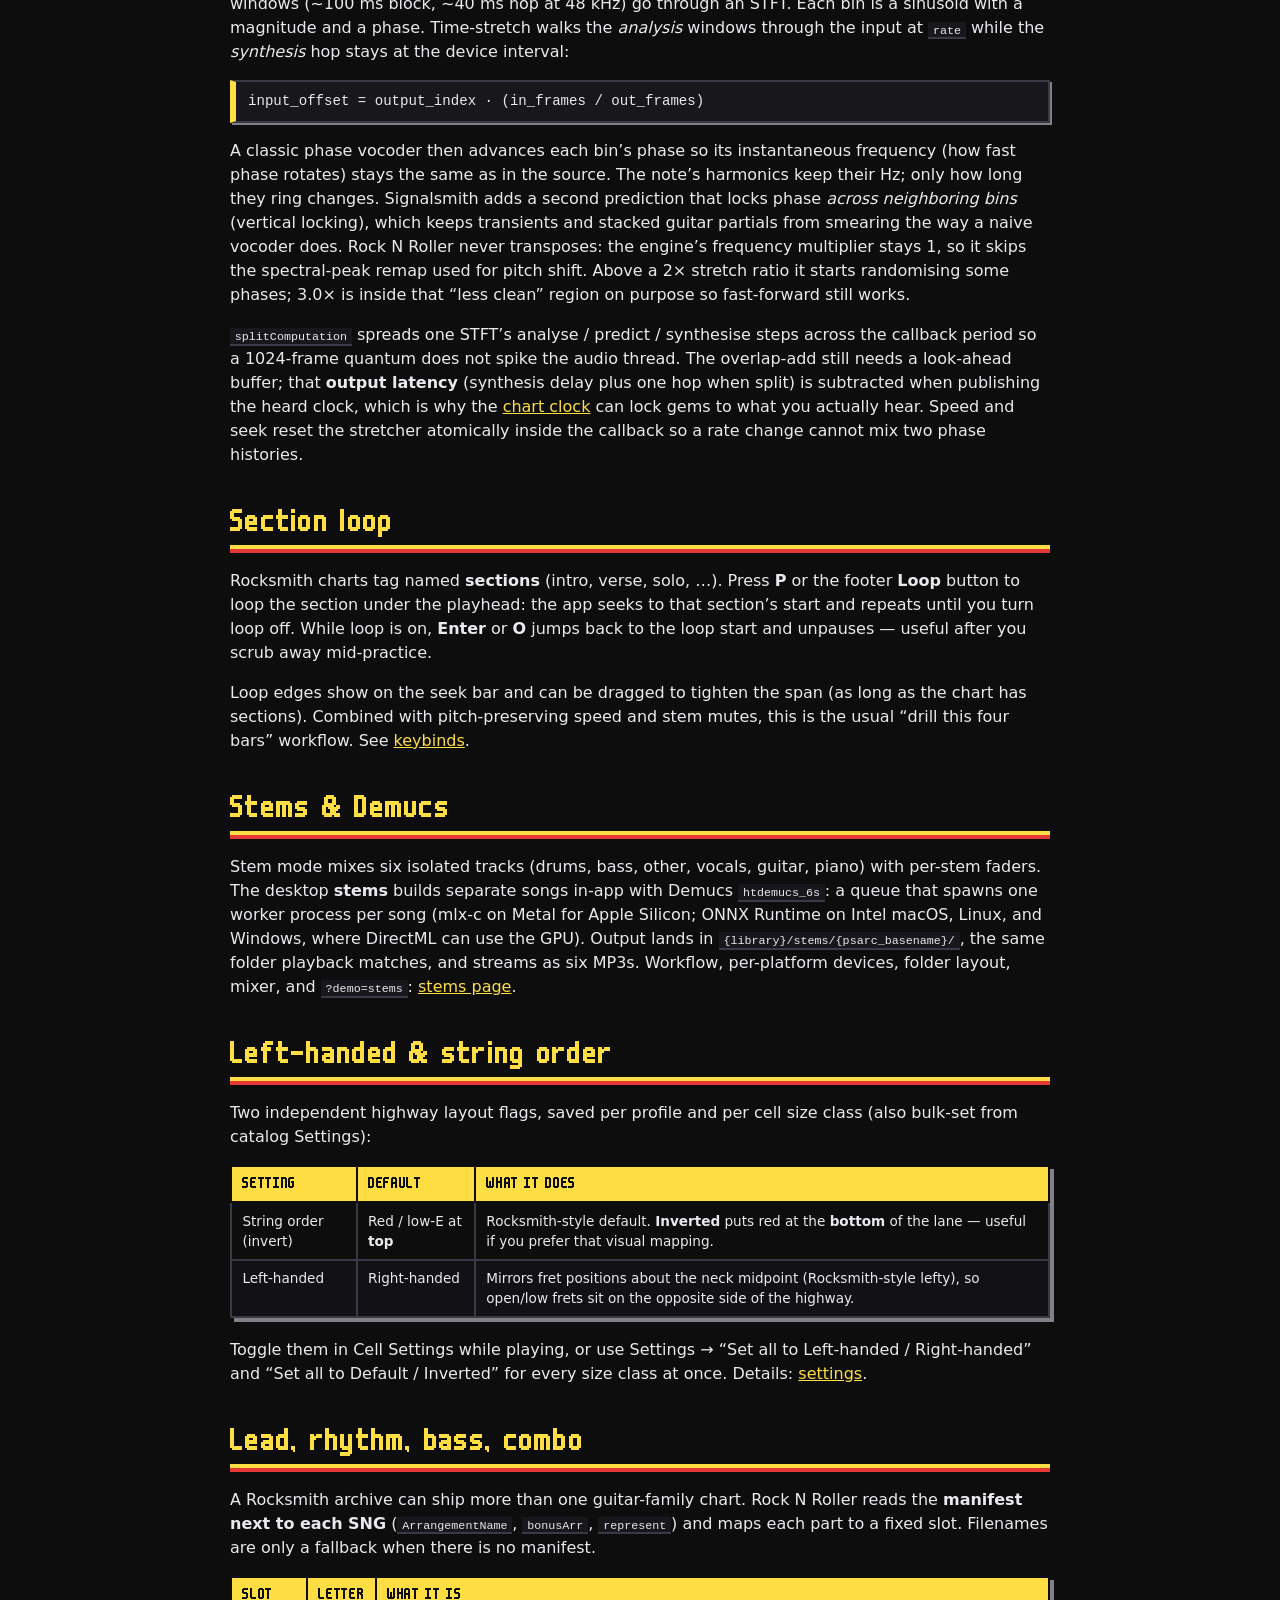
<file: manual/index.html>
<!doctype html>
<html lang="en">
  <head>
    <meta charset="utf-8" />
    <meta name="viewport" content="width=device-width, initial-scale=1" />
    <title>Manual — Rock N Roller</title>
    <link rel="icon" type="image/png" href="/rocknroller-icon.png" />
    <link rel="preconnect" href="https://fonts.googleapis.com" />
    <link rel="preconnect" href="https://fonts.gstatic.com" crossorigin />
    <link
      href="https://fonts.googleapis.com/css2?family=Press+Start+2P&display=swap"
      rel="stylesheet"
    />
    <link
      rel="preload"
      href="/assets/fonts/m6x11.ttf"
      as="font"
      type="font/ttf"
      crossorigin
    />
    <link rel="stylesheet" href="/assets/site.css" />
    <link rel="stylesheet" href="/assets/manual.css" />
  </head>
  <body>
    <main class="page page--manual">
      <h1 class="page__title">
        <img
          class="page__logo"
          src="/rocknroller-logo.png"
          alt="Rock N Roller"
          width="810"
          height="160"
        />
      </h1>
      <nav class="page__nav no-print">
        <a href="/latest/">Play</a>
        <a href="/">About</a>
        <a href="/features/">Features</a>
        <a href="/demucs-stems/">Stems</a>
        <a href="/keybinds/">Keybinds</a>
        <a href="/configurations/">Settings</a>
        <a href="/changelog/">Changelog</a>
        <a href="/versions/">Versions</a>
      </nav>

      <p class="manual-lede">
        Offline reference for Rock N Roller — About, Features, Stems, Keybinds,
        and Settings. Live site:
        <a href="https://rocknroller.nicapotato.com/">rocknroller.nicapotato.com</a>.
      </p>
      <div class="btn-row no-print">
        <a class="btn" href="/rocknroller-manual.pdf" download="rocknroller-manual.pdf">
          Download PDF
        </a>
      </div>
      <ol class="toc">
        <li><a href="#about">About</a></li>
        <li><a href="#features">Features</a></li>
        <li><a href="#stems">Stems &amp; Demucs</a></li>
        <li><a href="#keybinds">Keybinds</a></li>
        <li><a href="#settings">Settings</a></li>
      </ol>

      <section class="manual-section" id="about">
<h1>About</h1>
<p class="lede">
        A free guitar and bass practice app for your Rocksmith songs. Pick a
        song and you are playing along in under two seconds, on a 3D note
        highway or scrolling tab, with the band, lyrics, and practice tools
        around you.
      </p>
      <p>
        Rock N Roller plays Rocksmith-format <code>.psarc</code> charts from
        your own computer: official Rocksmith 2014 DLC you already own, or
        freeware custom songs (CDLC) from the
        <a href="https://customsforge.com" rel="noopener">CustomsForge</a>
        community. PC <code>*_p.psarc</code> and Mac <code>*_m.psarc</code>
        files both play on every platform. Your library stays on your disk and
        is never uploaded. Want to look around first? The demo buttons below
        load a few curated songs from our CDN.
      </p>

      <div class="btn-row">
        <a class="btn" href="https://rocknroller.nicapotato.com/latest/">
          <img
            class="btn__icon"
            src="/assets/icons/web.svg"
            alt=""
            width="24"
            height="24"
          />
          Play latest on web
        </a>
        <a class="btn" href="https://rocknroller.nicapotato.com/latest/?demo=songs">
          <img
            class="btn__icon"
            src="/assets/icons/web.svg"
            alt=""
            width="24"
            height="24"
          />
          Play with demos
        </a>
        <a class="btn" href="https://rocknroller.nicapotato.com/latest/?demo=stems">
          <img
            class="btn__icon"
            src="/assets/icons/web.svg"
            alt=""
            width="24"
            height="24"
          />
          Play with stems
        </a>
        <a class="btn" href="https://rocknroller.nicapotato.com/versions/">
          <span class="btn__icons" aria-hidden="true">
            <img
              class="btn__icon"
              src="/assets/icons/windows.svg"
              alt=""
              width="24"
              height="24"
            />
            <img
              class="btn__icon"
              src="/assets/icons/apple.svg"
              alt=""
              width="24"
              height="24"
            />
            <img
              class="btn__icon"
              src="/assets/icons/linux.svg"
              alt=""
              width="24"
              height="24"
            />
          </span>
          Get app
        </a>
        <a
          class="btn"
          href="https://nicapotato.itch.io/rocknroller"
          rel="noopener"
        >
          <img
            class="btn__icon"
            src="/assets/icons/itchdotio.svg"
            alt=""
            width="24"
            height="24"
          />
          Itch.io managed app
        </a>
        <a
          class="btn"
          href="https://discord.gg/RdxyMHs3XQ"
          rel="noopener"
        >
          <img
            class="btn__icon"
            src="/assets/icons/discord.svg"
            alt=""
            width="24"
            height="24"
          />
          Discord
        </a>
        <a class="btn" href="https://rocknroller.nicapotato.com/rocknroller-manual.pdf" download="rocknroller-manual.pdf">
          <svg
            class="btn__icon"
            viewBox="0 0 24 24"
            width="24"
            height="24"
            aria-hidden="true"
            focusable="false"
          >
            <path
              fill="currentColor"
              d="M14 2H6a2 2 0 0 0-2 2v16a2 2 0 0 0 2 2h12a2 2 0 0 0 2-2V8zm0 2.5L19.5 10H14zM8 13h8v2H8zm0 4h8v2H8z"
            />
          </svg>
          Download manual
        </a>
      </div>

      <div class="callout">
        <p class="callout__title">Bring your own guitar tone</p>
        <p>
          Rock N Roller has <strong>no guitar cable or microphone input</strong>.
          It plays the song and shows you the chart; it does not listen to
          your guitar, make it sound like an amp, or grade your playing. Your
          guitar sound comes from your own rig:
        </p>
        <ul>
          <li>a real amp, or headphones on a practice amp, or</li>
          <li>
            an audio interface into amp software such as BIAS FX, GarageBand,
            Logic Pro, Guitar Rig or Neural DSP, running alongside Rock N
            Roller.
          </li>
        </ul>
        <p>
          A Rocksmith Real Tone Cable works with that software too: it shows
          up as an ordinary USB audio input. And because the app never
          listens, there is no input latency to calibrate.
        </p>
      </div>

      <h2 id="about-core-features">Core features</h2>
      <div class="feature-grid">
        <div class="feature-card">
          <h3>Playing in under 2 seconds</h3>
          <p>
            Pick a song and the chart is moving in under two seconds. No
            intro videos, no menus to click through. Rocksmith 2014 takes a
            good minute or two to get you playing.
          </p>
        </div>
        <div class="feature-card">
          <h3>3D highway or TabSheet</h3>
          <p>
            The note highway you know from Rocksmith, with chord shapes and
            fret numbers. Or flip any part to <strong>TabSheet</strong>: a
            page of guitar tab with rhythm notation, bends, slides and
            hammer-ons. Click a bar to jump there.
          </p>
        </div>
        <div class="feature-card">
          <h3>Every part of the song</h3>
          <p>
            Lead, Rhythm, Bass, Combo (lead and rhythm on one chart) and
            bonus arrangements, plus <strong>Lyrics</strong> as karaoke or
            with the chord names written above the words.
          </p>
        </div>
        <div class="feature-card">
          <h3>Built-in stems</h3>
          <p>
            Split any song into drums, bass, guitar, vocals, piano and other
            with Demucs, right inside the app. Mute the guitar and play over
            the band, or solo a part to learn it by ear.
          </p>
          <p>
            Uses your GPU where it can (Apple Silicon, or any Windows GPU),
            and can always run on the CPU instead.
            <a class="more" href="#stems">How stems work</a>
          </p>
        </div>
        <div class="feature-card">
          <h3>Layouts you can resize</h3>
          <p>
            One part full screen, two side by side, or four at once. Drag the
            line between cells to resize them; double-click it to reset.
            <strong>Zen</strong> mode hides everything but the chart.
          </p>
        </div>
        <div class="feature-card">
          <h3>Practice tools</h3>
          <p>
            Slow a song down to 0.3× or speed it up to 3× without changing
            its pitch, loop a tricky section, and line songs up in playlists.
          </p>
        </div>
        <div class="feature-card">
          <h3>Your songs, your disk</h3>
          <p>
            Plays official Rocksmith 2014 DLC you own and community custom
            songs, PC or Mac files. Point it at your Rocksmith folder, or
            drop a single <code>.psarc</code> on the window to play it now.
          </p>
        </div>
        <div class="feature-card">
          <h3>Left-handed friendly</h3>
          <p>
            Left-handed fretting, and low E on the top or bottom of the
            highway. Saved per profile, so a household can share one install.
          </p>
        </div>
        <div class="feature-card">
          <h3>Free, everywhere</h3>
          <p>
            Play in Chrome or Edge with nothing to install, or download for
            macOS (10.15 Catalina and newer, Intel and Apple Silicon),
            Windows or Linux. No account, no sign-in.
          </p>
        </div>
      </div>

      <h2 id="about-vs-rocksmith">Coming from Rocksmith 2014?</h2>
      <p>
        Rock N Roller reads the same song files, but it is a practice player,
        not a game. Here is what to expect:
      </p>
      <div class="versions-scroll">
        <table class="specs">
          <thead>
            <tr>
              <th></th>
              <th>Rocksmith 2014</th>
              <th>Rock N Roller</th>
            </tr>
          </thead>
          <tbody>
            <tr>
              <td>Launch to first note</td>
              <td>About 1–2 minutes</td>
              <td>Under 2 seconds</td>
            </tr>
            <tr>
              <td>Guitar sound</td>
              <td>Built-in amps through the Real Tone Cable</td>
              <td>Your own amp or amp software</td>
            </tr>
            <tr>
              <td>Note detection and scores</td>
              <td>Yes</td>
              <td>No: you play along, the app keeps time</td>
            </tr>
            <tr>
              <td>Chart views</td>
              <td>3D highway</td>
              <td>3D highway or TabSheet, up to four parts at once</td>
            </tr>
            <tr>
              <td>Stems</td>
              <td>No</td>
              <td>Built-in Demucs, six stems with their own volume</td>
            </tr>
            <tr>
              <td>Slow down</td>
              <td>Riff Repeater</td>
              <td>0.3×–3× on the whole song, pitch held, section loop</td>
            </tr>
            <tr>
              <td>Custom songs</td>
              <td>Needs a patched game</td>
              <td>Plays them as they are</td>
            </tr>
            <tr>
              <td>Platforms</td>
              <td>Windows, macOS</td>
              <td>Web, macOS, Windows, Linux</td>
            </tr>
          </tbody>
        </table>
      </div>

      <h2>Trailer</h2>
      <div class="video-embed">
        <iframe
          src="https://www.youtube.com/embed/mZiZ-eMecio"
          title="RocknRoller PSARC CDLC Player Freeware - Beta 0.2.2"
          allow="accelerometer; autoplay; clipboard-write; encrypted-media; gyroscope; picture-in-picture; web-share"
          allowfullscreen
          referrerpolicy="strict-origin-when-cross-origin"
        ></iframe>
      </div>
<a class="print-link" href="https://www.youtube.com/watch?v=mZiZ-eMecio">Watch trailer — youtube.com/watch?v=mZiZ-eMecio</a>

      <h2 id="about-tour">A quick tour</h2>
      <p>
        Screenshots from the desktop app. Click any image to open it full
        size.
      </p>

      <figure class="shot">
        <a href="https://rocknroller.nicapotato.com/assets/promo/full-layout.jpg">
          <img
            src="/assets/promo/full-layout.jpg"
            alt="One 3D bass highway filling the window, with karaoke lyrics in the top-right corner and the playback bar along the bottom"
            width="1728"
            height="1040"
            loading="lazy"
          />
        </a>
        <figcaption>
          <strong>The 3D highway.</strong> Notes fly toward the strings; the
          numbers along the bottom are frets. Lyrics follow along in the
          corner. The bar at the bottom holds play / pause, skip, shuffle, the
          seek bar, speed and volume.
        </figcaption>
      </figure>

      <figure class="shot">
        <a href="https://rocknroller.nicapotato.com/assets/promo/tabsheet.jpg">
          <img
            src="/assets/promo/tabsheet.jpg"
            alt="TabSheet view: rows of guitar tab with coloured fret numbers, hammer-on and pull-off marks, and rhythm notation under each bar"
            width="1728"
            height="1042"
            loading="lazy"
          />
        </a>
        <figcaption>
          <strong>TabSheet.</strong> Press the <strong>TAB</strong> button on
          any part to read it as tab instead. The current bar is highlighted
          with a playhead, and the rhythm under each bar is worked out from
          the song's beat. Click a bar to jump to it.
        </figcaption>
      </figure>

      <figure class="shot">
        <a href="https://rocknroller.nicapotato.com/assets/promo/4-cell-layout.jpg">
          <img
            src="/assets/promo/4-cell-layout.jpg"
            alt="Four highways in a two-by-two grid: lead, rhythm and two bass views, with chord diagrams and lyrics"
            width="1728"
            height="1043"
            loading="lazy"
          />
        </a>
        <figcaption>
          <strong>Four parts at once.</strong> Lead, rhythm and bass side by
          side, each with its own tuning label and settings cog. Handy for a
          band practising together, or for seeing how the parts lock in.
        </figcaption>
      </figure>

      <div class="shot-grid">
        <figure class="shot">
          <a href="https://rocknroller.nicapotato.com/assets/promo/2-tall-layout.jpg">
            <img
              src="/assets/promo/2-tall-layout.jpg"
              alt="Two tall cells side by side: lead and rhythm highways with chord diagrams"
              width="1728"
              height="1040"
              loading="lazy"
            />
          </a>
          <figcaption>
            <strong>Two tall.</strong> Lead and rhythm next to each other.
          </figcaption>
        </figure>
        <figure class="shot">
          <a href="https://rocknroller.nicapotato.com/assets/promo/2-wide-layout.jpg">
            <img
              src="/assets/promo/2-wide-layout.jpg"
              alt="Two wide cells stacked: lead highway with lyrics on top, bass highway below"
              width="1728"
              height="1038"
              loading="lazy"
            />
          </a>
          <figcaption>
            <strong>Two wide.</strong> Lead on top, bass underneath.
          </figcaption>
        </figure>
      </div>
      <p>
        Pick a layout from the <strong>LAYOUT</strong> button, then drag the
        line between cells to give one part more room. Double-click the line
        to put it back in the middle. Each layout remembers its own sizes.
      </p>

      <figure class="shot">
        <a href="https://rocknroller.nicapotato.com/assets/promo/stems.jpg">
          <img
            src="/assets/promo/stems.jpg"
            alt="Stems queue screen: one song separating on the GPU at 33 percent, another queued, with output folder and MP3 bitrate settings below"
            width="1728"
            height="1008"
            loading="lazy"
          />
        </a>
        <figcaption>
          <strong>Stems queue.</strong> Right-click songs in the library and
          choose <strong>Add to stems queue</strong>. Rock N Roller splits
          each one into six tracks in the background while you keep playing.
          Afterwards the <strong>Stems</strong> button in the playback bar
          gives every track its own volume slider.
        </figcaption>
      </figure>

      <figure class="shot">
        <a href="https://rocknroller.nicapotato.com/assets/promo/catalog.jpg">
          <img
            src="/assets/promo/catalog.jpg"
            alt="Song library: rows with album art, title, artist, album, year, available parts, length and tuning, under a search bar"
            width="1728"
            height="1040"
            loading="lazy"
          />
        </a>
        <figcaption>
          <strong>Your library.</strong> Every song with album art, year,
          length, tuning and the parts it has (<strong>V</strong> vocals,
          <strong>L</strong> lead, <strong>R</strong> rhythm,
          <strong>B</strong> bass). Search by name or filter by tuning, part
          or stems, e.g. <code>tuning="Drop D"</code>. Albums and Artists
          views are a click away.
        </figcaption>
      </figure>

      <figure class="shot">
        <a href="https://rocknroller.nicapotato.com/assets/promo/settings.jpg">
          <img
            src="/assets/promo/settings.jpg"
            alt="Settings screen with Library, Play one file, Profile, Playback and Text panels"
            width="1728"
            height="1040"
            loading="lazy"
          />
        </a>
        <figcaption>
          <strong>Settings.</strong> Point it at your Rocksmith 2014 folder
          (plus any extra folders of songs), play a single file without
          adding it, switch to left-handed or flip string order, choose what
          happens when a song ends, and make the text bigger.
        </figcaption>
      </figure>

      <h2>Your files stay on disk</h2>
      <p>
        Charts live on your machine. In the browser, the app asks for
        <strong>read-only</strong> access to a local folder via the folder
        picker; <code>.psarc</code> bytes are read in the page and never
        uploaded. Saved state (profiles, playlists, scan cache) lives in your
        browser's local storage for this site.
      </p>

      <h2>Chromium required (web)</h2>
      <p>
        The browser build needs a Chromium-based browser (Chrome or Edge).
        Folder access uses the File System Access API
        (<code>showDirectoryPicker</code>), which Firefox and Safari do not
        support. The build also runs multithreaded WebAssembly (Emscripten
        pthreads via <code>SharedArrayBuffer</code>), which needs a
        cross-origin-isolated page — something the site sets up automatically,
        but Chromium is still the supported target for the full library flow.
      </p>
      <p>
        Chrome also refuses system and app-data folders
        (<code>Program Files</code>, <code>AppData</code>,
        <code>~/Library</code>) — exactly where Steam installs Rocksmith 2014.
        For the web player, copy <code>songs.psarc</code> and
        <code>dlc/</code> to an ordinary folder such as
        <code>Documents/RockNRoller</code> and pick that
        (<a href="#features-web-blocked-folders">details</a>). Desktop builds
        read the Steam folder directly.
      </p>

      <h2>What it is not</h2>
      <p>
        This project is <strong>not affiliated with Ubisoft or Rocksmith</strong>,
        and it does not host, distribute, or bypass official Rocksmith DLC. It
        reads chart files you already have. Support official releases and the
        artists who make the music.
      </p>

      <h2>Platforms</h2>
      <p>
        Play in the browser at <a href="https://rocknroller.nicapotato.com/latest/">/latest</a> (Chromium
        required), or grab desktop builds from the
        <a href="https://rocknroller.nicapotato.com/versions/">versions page</a> or
        <a href="https://nicapotato.itch.io/rocknroller" rel="noopener">itch.io</a>.
        Desktop builds read <code>.psarc</code> folders from disk without the
        browser folder API.
      </p>
      <table class="specs">
        <thead>
          <tr>
            <th>Platform</th>
            <th>Runs on</th>
            <th>Stem separation</th>
          </tr>
        </thead>
        <tbody>
          <tr>
            <td>macOS Apple Silicon</td>
            <td>macOS 11 Big Sur or newer</td>
            <td>GPU (Metal)</td>
          </tr>
          <tr>
            <td>macOS Intel</td>
            <td>macOS 10.15 Catalina or newer</td>
            <td>CPU</td>
          </tr>
          <tr>
            <td>Windows</td>
            <td>Windows x64</td>
            <td>GPU (NVIDIA, AMD or Intel via DirectML), or CPU</td>
          </tr>
          <tr>
            <td>Linux</td>
            <td>x86_64, X11 or Wayland, OpenGL 3.3</td>
            <td>CPU</td>
          </tr>
          <tr>
            <td>Web</td>
            <td>Chrome or Edge</td>
            <td>None (plays stems you already have)</td>
          </tr>
        </tbody>
      </table>
      <p>
        Each desktop platform has two downloads. The standard build is about
        4&nbsp;MB. The <strong>stems</strong> build adds the Demucs separator
        and is about 125–195&nbsp;MB; pick it if you want to make stems. Both
        play stems you already have.
      </p>

      <h2>Bugs, support, feedback</h2>
      <p>
        Join the
        <a href="https://discord.gg/RdxyMHs3XQ" rel="noopener">Discord</a>
        for bug reports and support, or to leave feedback and suggestions.
      </p>
</section>
<section class="manual-section" id="features">
<h1>Features</h1>
      <p>
        How Rock N Roller solves its harder problems: local CDLC, catalog
        search, practice speed and section loops, Demucs stems, left-handed /
        inverted highway layout, a 3D chart whose camera math and note clock
        stay locked to the audio callback, a wrapping TabSheet that infers
        rhythm notation from the same beat map the highway uses for bar
        lines, capo indication from the arrangement manifest, lead / rhythm /
        bass / combo (and bonus) parts, and a Chords + Lyrics sheet for
        following names with the words — from one C + raylib codebase on macOS,
        Windows, Linux x86_64, and WebAssembly.
      </p>

      <ol class="toc">
        <li><a href="#features-stack">Stack &amp; platforms</a></li>
        <li><a href="#features-library">Library that stays on your disk (0.2.0)</a></li>
        <li><a href="#features-sqlite">SQLite on disk (macOS / Windows / Linux)</a></li>
        <li><a href="#features-search">Catalog search &amp; query language</a></li>
        <li><a href="#features-web-files">Browser library access</a></li>
        <li><a href="#features-wasm">Multithreaded wasm</a></li>
        <li><a href="#features-speed">Practice speed without pitch shift</a></li>
        <li><a href="#features-loop">Section loop</a></li>
        <li><a href="#stems">Stems &amp; Demucs</a></li>
        <li><a href="#features-lefty">Left-handed &amp; string order</a></li>
        <li><a href="#features-arrangements">Lead, rhythm, bass, combo</a></li>
        <li><a href="#features-long-songs">Long songs without blowing RAM</a></li>
        <li>
          <a href="#features-highway">3D highway</a>
          <ol>
            <li><a href="#features-highway-world">World space &amp; fret math</a></li>
            <li><a href="#features-highway-trig">Camera, frustum, trigonometry</a></li>
            <li><a href="#features-highway-draw">What a frame draws</a></li>
            <li><a href="#features-highway-bars">Bar lines (measure starts)</a></li>
            <li><a href="#features-highway-psarc">Notes in PSARC / SNG</a></li>
            <li><a href="#features-highway-threads">Load, audio, and raylib threads</a></li>
            <li><a href="#features-highway-sync">How the chart locks to audio</a></li>
          </ol>
        </li>
        <li><a href="#features-tabsheet">TabSheet</a></li>
        <li><a href="#features-capo">Capo indication</a></li>
        <li><a href="#features-chords-lyrics">Chords + Lyrics</a></li>
        <li><a href="#features-threading">Keeping the UI smooth</a></li>
        <li><a href="#features-size">What ships</a></li>
      </ol>

      <h2 id="features-stack">Stack &amp; platforms</h2>
      <p>
        The app is C17 (plus one C++17 wrapper for
        <a href="https://signalsmith-audio.co.uk/code/stretch/" rel="noopener">Signalsmith Stretch</a>)
        on <a href="https://www.raylib.com" rel="noopener">raylib 6.0</a>.
        One CMake project builds macOS (Apple Silicon from 11.0, Intel from
        10.15 Catalina), Windows x64, Linux x86_64, and Emscripten wasm from
        the same commit, each desktop target with an optional Demucs stems
        variant — platform differences stay
        in small shims for paths, dialogs, and threading.
      </p>
      <p>
        Heavy lifting is a short list of libraries: SQLite for state and the
        song catalog, an in-repo PSARC reader, vgmstream for Wwise audio
        (no FFmpeg), ogg/vorbis, and Signalsmith for time stretch. The UI is
        drawn in-app; there is no separate toolkit.
      </p>

      <h2 id="features-library">Library that stays on your disk</h2>
      <p>
        From <strong>0.2.0</strong> the catalog is <strong>one library
        folder</strong> — not a list of PSARC roots plus a separate stems
        picker. Point Settings at a Steam <strong>Rocksmith 2014</strong>
        install if you own the game, or at any folder with
        <code>dlc/</code> and <code>stems/</code>. Charts never leave your
        disk. Version notes:
        <a href="https://rocknroller.nicapotato.com/changelog/#0.2.0">0.2.0 changelog</a>.
      </p>
      <table class="specs">
        <thead>
          <tr>
            <th>Platform</th>
            <th>Expected Steam Rocksmith 2014 folder</th>
          </tr>
        </thead>
        <tbody>
          <tr>
            <td>macOS</td>
            <td>
              <code>~/Library/Application Support/Steam/steamapps/common/Rocksmith2014</code>
            </td>
          </tr>
          <tr>
            <td>Windows</td>
            <td>
              <code>C:\Program Files (x86)\Steam\steamapps\common\Rocksmith2014</code>
              (or <code>%ProgramFiles%\Steam\steamapps\common\Rocksmith2014</code>
              if Steam is not in <code>(x86)</code>)
            </td>
          </tr>
          <tr>
            <td>Linux</td>
            <td>
              <code>~/.steam/steam/steamapps/common/Rocksmith2014</code>
              (or
              <code>~/.local/share/Steam/steamapps/common/Rocksmith2014</code>)
            </td>
          </tr>
        </tbody>
      </table>
      <p>
        Settings in the app prints that expected path for the OS you are
        on. On desktop, <strong>Choose library folder</strong> opens in the
        <code>Rocksmith2014</code> game folder itself when it exists (not
        its <code>dlc/</code> subfolder), else in
        <code>steamapps/common</code>; nothing is bound until you confirm.
        <strong>Open folder</strong> reveals the bound root so you can drop
        CDLC into <code>dlc/</code>.
      </p>
      <p>
        <strong>Web player:</strong> every path in this table sits inside a
        folder Chrome refuses to open (<code>Program Files</code>,
        <code>~/Library</code>). Copy the game files to an ordinary folder
        first — see <a href="#features-web-blocked-folders">Folders Chrome cannot
        open</a>.
      </p>
      <h3 id="features-library-own">If you own Rocksmith 2014</h3>
      <p>
        Choose the game’s install folder — the same directory Steam names
        <code>Rocksmith2014</code>. Official DLC already lives in that
        <code>dlc/</code> tree. Custom charts can sit beside it, or in a
        subfolder such as <code>dlc/cdlc/</code>. Stem mixes go in
        <code>stems/</code> next to the game.
      </p>
      <h3 id="features-library-custom">If you do not own the game</h3>
      <p>
        Create any folder with the same two subdirectories. The app creates
        <code>dlc/</code> and <code>stems/</code> if they are missing:
      </p>
      <pre class="codeblock"><code>MyLibrary/
  dlc/          # your *_p.psarc / *_m.psarc (subfolders are scanned)
  stems/        # optional Demucs mixes, one folder per chart</code></pre>
      <p>
        Then choose <code>MyLibrary</code> — not <code>dlc/</code> itself —
        and run Batch sync.
      </p>
      <h3 id="features-library-dlc"><code>dlc/</code> is recursive</h3>
      <p>
        Every playable <code>*_p.psarc</code> (PC) and
        <code>*_m.psarc</code> (Mac) under <code>dlc/</code> is catalogued,
        including nested folders. Either file plays on macOS, Windows, or Linux.
        Organize however you like:
      </p>
      <pre class="codeblock"><code>dlc/
  some_song_p.psarc
  cdlc/
    another_song_m.psarc
    artist/
      third_song_p.psarc</code></pre>
      <p>
        Hidden folders (names starting with <code>.</code>) are skipped.
        Root game archives that sit next to <code>dlc/</code> are not
        catalogued — only files under <code>dlc/</code> count. After you
        add or move charts, run <strong>Batch sync</strong> again.
      </p>
      <h3 id="features-library-stems"><code>stems/</code> — six MP3s per chart</h3>
      <p>
        Stem mixes live under the same library folder, not a second picker.
        Rock N Roller looks up the chart filename without
        <code>.psarc</code>, then requires <strong>all six</strong> MP3s
        at <code>{library}/stems/{psarc_basename}/</code> (drums, bass,
        other, vocals, guitar, piano). Example:
        <code>dlc/cdlc/Eagles_Hotel-California_v1_1_p.psarc</code> matches
        <code>stems/Eagles_Hotel-California_v1_1_p/</code>.
      </p>
      <p>
        Opening every <code>.psarc</code> on every launch would be slow. Instead,
        a local SQLite DB caches each song's metadata (title, artist, tunings,
        arrangements, length) keyed by file size and mtime. Startup loads the
        catalog from the DB; a background rescan only re-parses files that
        changed. Profiles, playlists, play history, and settings live in the
        same database. Charts are Rocksmith's binary SNG — parsed once when you
        pick a song, not from XML at runtime.
      </p>

      <h2 id="features-sqlite">SQLite on disk (macOS / Windows / Linux)</h2>
      <p>
        On desktop, the database is a normal file on your machine — not in the
        cloud, not inside the app bundle. The state directory is created on
        first launch; the DB file is <code>rocknroller.db</code> (plus SQLite
        WAL sidecars while the app is open).
      </p>
      <table class="specs">
        <thead>
          <tr>
            <th>Platform</th>
            <th>Path</th>
          </tr>
        </thead>
        <tbody>
          <tr>
            <td>macOS / Linux</td>
            <td>
              <code>~/.nicapotato-app-saved-state/rocknroller/rocknroller.db</code>
            </td>
          </tr>
          <tr>
            <td>Windows</td>
            <td>
              <code>%LOCALAPPDATA%\nicapotato\rocknroller\rocknroller.db</code>
            </td>
          </tr>
          <tr>
            <td>Web</td>
            <td>
              Same logical path inside an IDBFS mount, persisted to the
              browser’s IndexedDB for this site (see
              <a href="#features-web-files">browser library access</a>)
            </td>
          </tr>
        </tbody>
      </table>
      <p>
        That file holds the song scan cache, profiles, playlists, play history,
        the library folder path, autoplay mode, chart layout, and
        per-profile cell settings (including left-handed / invert). Your PSARC
        and stem audio stay wherever you put them — only metadata and prefs are
        in the DB. Reset in Settings wipes this state, not your media files.
      </p>

      <h2 id="features-search">Catalog search &amp; query language</h2>
      <p>
        A large CDLC library is useless if you can only scroll it. The catalog
        search bar accepts plain text <em>or</em> a small query language that
        filters on the metadata already in SQLite — no reopening PSARCs.
      </p>
      <p>
        Bare words are a global substring match (case-insensitive) across
        title, artist, album, year, and tuning. Column filters use
        <code>field="value"</code> and can be mixed with free text:
      </p>
      <table class="specs">
        <thead>
          <tr>
            <th>Clause</th>
            <th>Filters on</th>
          </tr>
        </thead>
        <tbody>
          <tr>
            <td><code>title="…"</code></td>
            <td>Song title</td>
          </tr>
          <tr>
            <td><code>artist="…"</code></td>
            <td>Artist</td>
          </tr>
          <tr>
            <td><code>album="…"</code></td>
            <td>Album</td>
          </tr>
          <tr>
            <td><code>year="…"</code></td>
            <td>Year</td>
          </tr>
          <tr>
            <td><code>tuning="…"</code></td>
            <td>
              Tuning (display label or raw offsets), e.g.
              <code>tuning="Drop D"</code>
            </td>
          </tr>
          <tr>
            <td><code>instruments="…"</code></td>
            <td>
              Arrangements present: <code>v</code> vocals, <code>l</code> lead,
              <code>r</code> rhythm, <code>b</code> bass, <code>c</code> combo
              (lead + rhythm on one chart). Bonus parts: <code>+l</code>,
              <code>+r</code>, <code>+b</code>, <code>+c</code> (any extra of
              that type), <code>+l2</code> (at least two bonus leads),
              <code>+</code> (any bonus). Optional per-arrangement tuning:
              <code>l-E Standard</code>, <code>c-Drop D</code>,
              <code>+r-Drop D</code>
            </td>
          </tr>
          <tr>
            <td><code>official="true|false"</code></td>
            <td>Official Rocksmith DLC vs CDLC</td>
          </tr>
          <tr>
            <td><code>stems="true|false"</code></td>
            <td>Songs with all six external stem MP3s indexed</td>
          </tr>
          <tr>
            <td><code>psarc="m|p"</code></td>
            <td>
              Mac (<code>*_m.psarc</code>) or PC (<code>*_p.psarc</code>).
              <code>psarc="m"</code> is Mac only. A file is only one platform,
              so <code>psarc="p|m"</code> and <code>psarc="p,m"</code> both
              show either.
            </td>
          </tr>
        </tbody>
      </table>
      <p>
        Inside the quotes, <strong>comma means AND</strong> and
        <strong><code>|</code> means OR</strong>. Examples:
      </p>
      <ul>
        <li>
          <code>stems="true" tuning="E Standard | Drop D"</code> — songs with
          stems whose tuning matches either string
        </li>
        <li>
          <code>artist="Rush" instruments="l, b"</code> — Rush charts that have
          both lead and bass
        </li>
        <li>
          <code>instruments="l-E Standard|b-Drop D"</code> — lead in E Standard
          <em>or</em> bass in Drop D
        </li>
        <li>
          <code>official="false" stairway</code> — CDLC only, plus free-text
          “stairway”
        </li>
        <li>
          <code>psarc="m"</code> — Mac archives only. <code>psarc="p,m"</code>
          or <code>psarc="p|m"</code> — PC and Mac
        </li>
      </ul>
      <p>
        Clicking an album or artist card fills the bar with matching
        <code>artist="…"</code> / <code>album="…"</code> clauses. The same
        query powers the play queue when autoplay advances to the next song.
      </p>

      <h2 id="features-web-files">Browser library access</h2>
      <p>
        The browser has no filesystem, but the app needs a folder of your CDLC.
        The solution:
      </p>
      <ul>
        <li>
          Chromium's File System Access API grants <strong>read-only</strong>
          access to a local folder; the handle is remembered in IndexedDB so
          you don't re-pick every visit.
        </li>
        <li>
          The folder is mirrored into wasm MEMFS as
          <strong>zero-byte skeleton files</strong> with real names, sizes, and
          mtimes. Desktop scan/cache logic runs unchanged — and because the
          cache keys on size + mtime, cataloging never needs the file bytes.
        </li>
        <li>
          Opening a song stages the real PSARC on demand: a worker parks while
          the main thread copies bytes into a bounded LRU cache (512&nbsp;MiB),
          then wakes. Large libraries stream through a fixed footprint.
        </li>
      </ul>
      <p>
        Bytes go disk → page memory only. Nothing is uploaded. This (and
        folder picking) is why the web build needs Chrome or Edge.
      </p>

      <h3 id="features-web-blocked-folders">Folders Chrome cannot open</h3>
      <p>
        The File System Access API refuses system and app-data folders, and
        Steam installs Rocksmith 2014 inside one of them. The web build cannot
        read your game folder in place:
      </p>
      <ul>
        <li>
          <strong>Windows:</strong> <code>C:\Windows</code>,
          <code>C:\Program Files</code>, <code>C:\Program Files (x86)</code>
          (default Steam location) and <code>AppData</code>
        </li>
        <li>
          <strong>macOS:</strong> <code>~/Library</code> (Steam uses
          <code>~/Library/Application Support/Steam</code>) and the system
          <code>/System</code> and <code>/Library</code> folders
        </li>
        <li>
          <strong>Linux:</strong> <code>/dev</code>, <code>/sys</code> and
          <code>/proc</code>
        </li>
      </ul>
      <p>
        Copy <code>songs.psarc</code> and the <code>dlc/</code> folder (plus
        <code>stems/</code> if you have them) from
        <code>…/steamapps/common/Rocksmith2014</code> to an ordinary folder
        such as <code>Documents/RockNRoller</code>, then choose that folder in
        the player. If you pick a blocked folder, the player says so instead of
        silently failing. Desktop builds have no such limit and open the Steam
        folder directly.
      </p>

      <h2 id="features-wasm">Multithreaded wasm</h2>
      <p>
        The web build is the same C, compiled with Emscripten as multithreaded
        wasm: pthreads → Web Workers sharing memory via
        <code>SharedArrayBuffer</code>. That requires a
        <strong>cross-origin-isolated</strong> page (COOP/COEP headers). GitHub
        Pages can't send those, so a same-origin
        <code>coi-serviceworker</code> injects them on player URLs only
        (<code>/latest/</code>, <code>/0.1.35/</code>, … — one reload on first
        Play visit). Landing and docs stay un-isolated so embedded YouTube
        can load. The ~4&nbsp;MB engine then streams from CDN; the site itself
        stays a thin shell.
      </p>

      <h2 id="features-speed">Practice speed without pitch shift</h2>
      <p>
        Pitch is frequency. An <strong>octave</strong> up means the waveform
        repeats twice as often: 220&nbsp;Hz (A3) → 440&nbsp;Hz (A4) →
        880&nbsp;Hz (A5). Twelve equal-tempered semitones make that doubling:
      </p>
      <p class="formula">
        f′ = f · 2<sup>n</sup> &nbsp; (n = octaves)<br />
        one semitone = 2<sup>1/12</sup> ≈ 1.0595×
      </p>
      <p>
        Playing a buffer slower without processing stretches each period
        <code>T</code>. Frequency is <code>1/T</code>, so half speed makes
        every note an octave down and the guitar sounds like a bass. Practice
        mode needs <strong>0.3×–3.0×</strong> with that frequency held
        still — the lick lasts longer (or shorter), but A stays A.
      </p>
      <p>
        Inside the miniaudio callback the app does not resample. It asks
        <a href="https://signalsmith-audio.co.uk/code/stretch/" rel="noopener"
          >Signalsmith Stretch</a>
        (cheaper preset, <code>splitComputation</code> on) to emit a
        device-rate period from a different number of source frames:
      </p>
      <p class="formula">
        in_frames = ceil(device_frames · rate)<br />
        stretch(in, in_frames) → out[device_frames] at the original pitch
      </p>
      <p>
        At 0.5× it pulls half as much song audio as it plays to the DAC: the
        lick is twice as long. At 2× it pulls twice as much and compresses it
        into one period. At <strong>1.0× the stretcher is bypassed</strong>
        (copy samples straight through) so there is no extra latency or FFT
        cost when you are not practicing.
      </p>
      <p>
        Stretch keeps pitch by working in the frequency domain, not by
        scaling the waveform. Overlapping windows (~100&nbsp;ms block,
        ~40&nbsp;ms hop at 48&nbsp;kHz) go through an STFT. Each bin is a
        sinusoid with a magnitude and a phase. Time-stretch walks the
        <em>analysis</em> windows through the input at
        <code>rate</code> while the <em>synthesis</em> hop stays at the
        device interval:
      </p>
      <p class="formula">
        input_offset = output_index · (in_frames / out_frames)
      </p>
      <p>
        A classic phase vocoder then advances each bin’s phase so its
        instantaneous frequency (how fast phase rotates) stays the same as
        in the source. The note’s harmonics keep their Hz; only how long
        they ring changes. Signalsmith adds a second prediction that locks
        phase <em>across neighboring bins</em> (vertical locking), which
        keeps transients and stacked guitar partials from smearing the way a
        naive vocoder does. Rock N Roller never transposes: the engine’s
        frequency multiplier stays 1, so it skips the spectral-peak remap
        used for pitch shift. Above a 2× stretch ratio it starts
        randomising some phases; 3.0× is inside that “less clean” region on
        purpose so fast-forward still works.
      </p>
      <p>
        <code>splitComputation</code> spreads one STFT’s analyse / predict /
        synthesise steps across the callback period so a 1024-frame quantum
        does not spike the audio thread. The overlap-add still needs a
        look-ahead buffer; that
        <strong>output latency</strong> (synthesis delay plus one hop when
        split) is subtracted when publishing the heard clock, which is why
        the <a href="#features-highway-sync">chart clock</a> can lock gems to what
        you actually hear. Speed and seek reset the stretcher atomically
        inside the callback so a rate change cannot mix two phase histories.
      </p>

      <h2 id="features-loop">Section loop</h2>
      <p>
        Rocksmith charts tag named <strong>sections</strong> (intro, verse,
        solo, …). Press <strong>P</strong> or the footer <strong>Loop</strong>
        button to loop the section under the playhead: the app seeks to that
        section’s start and repeats until you turn loop off. While loop is on,
        <strong>Enter</strong> or <strong>O</strong> jumps back to the loop
        start and unpauses — useful after you scrub away mid-practice.
      </p>
      <p>
        Loop edges show on the seek bar and can be dragged to tighten the
        span (as long as the chart has sections). Combined with pitch-preserving
        speed and stem mutes, this is the usual “drill this four bars” workflow.
        See <a href="#keybinds">keybinds</a>.
      </p>

      <h2 id="features-stems">Stems &amp; Demucs</h2>
      <p>
        Stem mode mixes six isolated tracks (drums, bass, other, vocals,
        guitar, piano) with per-stem faders. The desktop
        <strong>stems</strong> builds separate songs in-app with Demucs
        <code>htdemucs_6s</code>: a queue that spawns one worker process per
        song (mlx-c on Metal for Apple Silicon; ONNX Runtime on Intel macOS,
        Linux, and Windows, where DirectML can use the GPU). Output lands in
        <code>{library}/stems/{psarc_basename}/</code>, the same folder
        playback matches, and streams as six MP3s. Workflow, per-platform
        devices, folder layout, mixer, and <code>?demo=stems</code>:
        <a href="#stems">stems page</a>.
      </p>

      <h2 id="features-lefty">Left-handed &amp; string order</h2>
      <p>
        Two independent highway layout flags, saved per profile and per cell
        size class (also bulk-set from catalog Settings):
      </p>
      <table class="specs">
        <thead>
          <tr>
            <th>Setting</th>
            <th>Default</th>
            <th>What it does</th>
          </tr>
        </thead>
        <tbody>
          <tr>
            <td>String order (invert)</td>
            <td>Red / low-E at <strong>top</strong></td>
            <td>
              Rocksmith-style default. <strong>Inverted</strong> puts red at
              the <strong>bottom</strong> of the lane — useful if you prefer
              that visual mapping.
            </td>
          </tr>
          <tr>
            <td>Left-handed</td>
            <td>Right-handed</td>
            <td>
              Mirrors fret positions about the neck midpoint (Rocksmith-style
              lefty), so open/low frets sit on the opposite side of the highway.
            </td>
          </tr>
        </tbody>
      </table>
      <p>
        Toggle them in Cell Settings while playing, or use Settings →
        “Set all to Left-handed / Right-handed” and “Set all to Default /
        Inverted” for every size class at once. Details:
        <a href="#settings-cell">settings</a>.
      </p>

      <h2 id="features-arrangements">Lead, rhythm, bass, combo</h2>
      <p>
        A Rocksmith archive can ship more than one guitar-family chart.
        Rock N Roller reads the <strong>manifest next to each SNG</strong>
        (<code>ArrangementName</code>, <code>bonusArr</code>,
        <code>represent</code>) and maps each part to a fixed slot. Filenames
        are only a fallback when there is no manifest.
      </p>
      <table class="specs">
        <thead>
          <tr>
            <th>Slot</th>
            <th>Letter</th>
            <th>What it is</th>
          </tr>
        </thead>
        <tbody>
          <tr>
            <td>Vocals</td>
            <td><code>V</code></td>
            <td>Lyric syllables (karaoke / Chords + Lyrics)</td>
          </tr>
          <tr>
            <td>Lead</td>
            <td><code>L</code></td>
            <td>Primary lead arrangement</td>
          </tr>
          <tr>
            <td>Rhythm</td>
            <td><code>R</code></td>
            <td>Primary rhythm arrangement</td>
          </tr>
          <tr>
            <td>Bass</td>
            <td><code>B</code></td>
            <td>Primary bass (4 strings)</td>
          </tr>
          <tr>
            <td>Combo</td>
            <td><code>C</code></td>
            <td>
              Lead and rhythm authored on <em>one</em> chart — a single
              arrangement between the usual lead and rhythm parts, not a
              merge of the two SNGs at runtime
            </td>
          </tr>
        </tbody>
      </table>
      <p>
        <strong>Combo</strong> is its own <code>ArrangementName</code>
        (<code>Combo</code> / <code>*_combo*.sng</code>). It sits in the
        instrument dropdown after Lead / Rhythm / Bass (those three are
        always listed, and show <strong>N/A</strong> when the song lacks
        them). Combo and bonus rows appear only when the archive has them.
        Bonus / alternate parts of each type fill extra slots:
        <code>+L</code>, <code>+L2</code>, <code>+R</code>, <code>+B</code>,
        <code>+C</code>, … The catalog INSTR column prints
        <code>V L R B C</code>, then dimmed bonus tags; a narrow column
        collapses extras into one <code>+</code>.
      </p>
      <p>
        Saved layouts store integer source ids (1–4 unchanged, 5 = combo,
        10+ = bonus), so older saves load as they did. The same letters
        drive <code>instruments="…"</code> — see
        <a href="#features-search">catalog search</a>. Any guitar-family slot
        (lead, rhythm, bass, combo, or a bonus) can flip between the
        <a href="#features-highway">3D highway</a> and
        <a href="#features-tabsheet">TabSheet</a>.
      </p>

      <h2 id="features-long-songs">Long songs without blowing RAM</h2>
      <p>
        A long chart can be huge if kept fully renderer-ready. Songs over
        <strong>10 minutes</strong> keep the parsed chart in a compact cache
        and only expose a <strong>3-minute window</strong> to the highway. As
        you near the edge (with preload that scales with practice speed), the
        window slides and refills. Shorter songs drop the cache after the
        first fill.
      </p>
      <p>
        Audio streams similarly: OGG from disk, stems as MP3 with seek points,
        and long WEM-only tracks decode in the background while the chart
        starts. Memory stays flat for a three-minute song or a forty-minute
        one.
      </p>

      <h2 id="features-highway">3D highway</h2>
      <p>
        Each instrument pane is its own scissored 3D viewport (raylib
        <code>rlgl</code>). The neck is a real 3D scene — not a 2D strip with
        fake perspective. Gems live on a guitar-scaled fretboard, time maps to
        depth, and an off-axis camera looks down the runway without keystoning
        the fret wires. Zoom, runway grade, and lookahead are per-cell
        settings. Left-handed and invert flags remap X/Y before draw (see
        <a href="#features-lefty">left-handed &amp; string order</a>). Target is
        60&nbsp;FPS with four panes up.
      </p>

      <h3 id="features-highway-world">World space &amp; fret math</h3>
      <p>
        The highway uses a right-handed world with a 24-fret neck:
      </p>
      <table class="specs">
        <thead>
          <tr>
            <th>Axis</th>
            <th>What it is</th>
            <th>Increasing toward</th>
          </tr>
        </thead>
        <tbody>
          <tr>
            <td><code>X</code></td>
            <td>Along the fretboard</td>
            <td>Higher frets (open/nut at 0; lefty mirrors this)</td>
          </tr>
          <tr>
            <td><code>Y</code></td>
            <td>Across the strings</td>
            <td>
              Default: high-E at the bottom of the pane, low-E (red) at the
              top. Invert swaps that.
            </td>
          </tr>
          <tr>
            <td><code>Z</code></td>
            <td>Song time, as depth</td>
            <td>
              Hit line at <code>z = 0</code>. Upcoming notes sit at
              <em>negative</em> Z and travel toward the camera.
            </td>
          </tr>
        </tbody>
      </table>
      <p>
        Fret positions are the equal-tempered guitar formula (the same math as
        a real neck): each twelve-fret octave halves the remaining string
        length. With scale length <code>L = 2.25</code> world units:
      </p>
      <p class="formula">
        x(f) = L · (1 − 2<sup>−f/12</sup>) &nbsp; for fret f = 0…12
      </p>
      <p>
        That is <code>L - L / 2^(f/12)</code>. Consecutive fret gaps shrink
        toward the body the way a physical guitar does. Past fret 12 the
        remaining gaps would be too tight on screen, so the renderer
        <strong>stretches</strong> everything beyond the 12th fret by 1.65×
        around that anchor — high-fret phrases stay readable without breaking
        the low-fret spacing players already know.
      </p>
      <p>
        A gem’s X is the midpoint of its fret cell; open notes (fret 0) are a
        wide slab centered on the chart’s current hand-position
        <em>anchor</em> (the SNG “where is the left hand” window), not on the
        nut. String Y is evenly spaced. Time becomes depth with a constant
        seconds-to-world scale <code>TS ≈ 1.5</code> (200 × the neck’s unit
        <code>K</code>):
      </p>
      <p class="formula">
        Δt = note.time − song_timer<br />
        z = −Δt · TS
      </p>
      <p>
        A note 2 seconds away sits at <code>z ≈ −3</code>. When
        <code>Δt ≤ 0</code> the gem is pinned at the strike line
        (<code>z = 0</code>) for the sustain, then fades. The visible window
        is about <strong>0.5&nbsp;s behind</strong> the playhead to
        <strong>lookahead seconds ahead</strong> (default 3&nbsp;s, slider
        1.5–6). Only that slice is batched.
      </p>

      <h3 id="features-highway-trig">Camera, frustum, trigonometry</h3>
      <p>
        The camera never pitches. Position and look-at share the same Y, so
        the view direction is straight down <code>−Z</code> — horizontal. Fret
        wires stay parallel to the window’s top edge; there is no keystone.
        The “looking down a rising highway” feel comes from two things:
        the camera sits <em>above</em> the neck, and the projection is an
        <strong>asymmetric (shift) frustum</strong> that slides the image
        down so the neck sits low in the pane with a horizon near the top.
      </p>
      <figure class="hw-fig">
        <svg viewBox="0 0 760 320" role="img" aria-labelledby="hw-cam-title hw-cam-desc">
          <title id="features-hw-cam-title">Side view of the 3D highway camera</title>
          <desc id="features-hw-cam-desc">
            Camera sits at positive Z, elevated by cam_h above the neck,
            looking horizontally toward negative Z. The hit line is at z=0.
            Upcoming notes recede into −Z. Depression angle to the strike
            line is atan(cam_h / cam_dist).
          </desc>
          <rect width="760" height="320" fill="#17171c"/>
          <!-- horizon -->
          <line x1="20" y1="48" x2="740" y2="48" stroke="#333" stroke-dasharray="4 4"/>
          <text x="28" y="42" fill="#9aa0a6" font-size="11" font-family="ui-sans-serif,system-ui,sans-serif">horizon (look axis, pitch = 0)</text>
          <!-- neck plane receding -->
          <polygon points="80,250 430,250 390,118 140,118" fill="#1e2430" stroke="#445" stroke-width="1"/>
          <text x="200" y="268" fill="#9aa0a6" font-size="11" font-family="ui-sans-serif,system-ui,sans-serif">neck plane (strings in Y, frets in X)</text>
          <!-- hit line -->
          <line x1="140" y1="118" x2="390" y2="118" stroke="#ffde44" stroke-width="3"/>
          <text x="148" y="112" fill="#ffde44" font-size="12" font-family="ui-sans-serif,system-ui,sans-serif">hit line z = 0</text>
          <!-- upcoming gem -->
          <circle cx="175" cy="210" r="7" fill="#e53935"/>
          <text x="188" y="214" fill="#e8eaed" font-size="11" font-family="ui-sans-serif,system-ui,sans-serif">upcoming gem  z = −Δt · TS</text>
          <!-- camera -->
          <circle cx="620" cy="70" r="8" fill="#ffde44"/>
          <text x="634" y="66" fill="#ffde44" font-size="12" font-family="ui-sans-serif,system-ui,sans-serif">camera</text>
          <!-- look axis -->
          <line x1="620" y1="70" x2="80" y2="70" stroke="#ffde44" stroke-width="1.2" stroke-dasharray="6 4"/>
          <!-- drop to hit -->
          <line x1="265" y1="70" x2="265" y2="118" stroke="#7ad" stroke-width="1.4"/>
          <text x="272" y="98" fill="#7ad" font-size="11" font-family="ui-sans-serif,system-ui,sans-serif">cam_h</text>
          <!-- cam_dist -->
          <line x1="265" y1="128" x2="620" y2="128" stroke="#7ad" stroke-width="1.4"/>
          <text x="400" y="144" fill="#7ad" font-size="11" font-family="ui-sans-serif,system-ui,sans-serif">cam_dist</text>
          <!-- hypotenuse / view to hit -->
          <line x1="620" y1="70" x2="265" y2="118" stroke="#e53935" stroke-width="1.5"/>
          <!-- angle arc -->
          <path d="M 560 70 A 60 60 0 0 1 548 96" fill="none" stroke="#e53935" stroke-width="1.5"/>
          <text x="568" y="102" fill="#e53935" font-size="13" font-family="ui-sans-serif,system-ui,sans-serif">θ = atan(cam_h / cam_dist)</text>
          <!-- frustum hint -->
          <line x1="620" y1="70" x2="90" y2="28" stroke="#555" stroke-width="1"/>
          <line x1="620" y1="70" x2="70" y2="280" stroke="#555" stroke-width="1"/>
          <text x="80" y="300" fill="#9aa0a6" font-size="11" font-family="ui-sans-serif,system-ui,sans-serif">+Z (camera) → &nbsp;&nbsp;&nbsp; ← −Z (future notes)</text>
        </svg>
        <figcaption>
          Side view. The camera looks horizontally; the neck sits below the
          look axis. Depression to the strike line is
          θ = atan(cam_h / cam_dist). Raising the camera (runway grade)
          increases θ and the highway looks steeper.
        </figcaption>
      </figure>
      <p>
        <strong>Runway grade</strong> is that height multiplier. Default 1.0
        matches the original elevation; the slider (0.35–2.2) scales
        <code>cam_h</code> only. Higher grade → larger θ → the runway
        converges toward the horizon faster. The camera still does not pitch.
      </p>
      <p>
        <strong>Zoom</strong> is mostly a dolly: <code>cam_dist</code> is
        divided by the zoom factor (0.5×–2.5×). Closer camera, larger
        on-screen neck. A small FOV tweak then fits the residual.
      </p>
      <p>
        Perspective uses the usual half-angle tangent. With vertical field of
        view <code>fovy</code> and near-plane distance <code>n</code>:
      </p>
      <p class="formula">
        top = n · tan(fovy / 2)<br />
        right = top · (viewport_width / viewport_height)
      </p>
      <p>
        A symmetric frustum would be
        <code>[-right, right] × [-top, top]</code>. Instead the renderer
        shifts the vertical window by a fraction <code>s</code> of
        <code>top</code> (a shift-lens / off-axis projection):
      </p>
      <p class="formula">
        cy = top · s<br />
        frustum Y = [cy − top, cy + top]
      </p>
      <p>
        <code>s</code> is not a user slider. After FOV is fitted, it is
        solved in one closed form so the near-bottom of the neck (fret-number
        row) pins to a fixed screen Y — about the bottom of the pane —
        regardless of zoom or grade. A uniform vertical shift moves every
        projected Y by the same amount, so it cancels out of the FOV height
        ratio and can be applied last. Pitching the camera would have
        keystoned the frets; shifting the frustum does not.
      </p>
      <p>
        Half the world-space width visible at the camera’s distance (the
        quantity the wide-pane pan uses):
      </p>
      <p class="formula">
        visible_half = tan(fovy / 2) · cam_dist · aspect
      </p>
      <p>
        Two camera-follow modes sit on top of that fit. <strong>Center</strong>
        (tall / quarter cells) keeps the active lane in the middle.
        <strong>Wide</strong> (full-width cells) holds a deadband: the camera
        only pans when the required fret span approaches a frustum edge, then
        glides the minimum amount. Lane extents themselves are a
        box-filtered average of SNG hand anchors over a short time window, so
        the pan is piecewise-linear in song time — no hitch when the hand
        jumps a few frets.
      </p>
      <p>
        Far down the runway, perspective would shrink a constant-size gem
        below a pixel. World size needed for roughly constant screen size
        grows linearly with depth, so open bars and thin wires use
        <code>1 + |z| / cam_dist</code> as a keep-alive scale (capped so the
        spawn end does not balloon). Approaching gems also rotate: they start
        ~90° edge-on at lookahead and flatten to the neck as
        <code>(Δt / ahead) · π/2</code> → 0.
      </p>

      <h3 id="features-highway-draw">What a frame draws</h3>
      <p>
        <code>highway_3d_draw(instrument, song_timer, viewport, …)</code>
        runs on the raylib thread once per pane, per frame:
      </p>
      <ol>
        <li>
          Scissor to the cell; rebuild a per-frame cache (lane bounds, note
          batch) keyed on <code>song_timer</code>.
        </li>
        <li>
          Binary-search the sorted note array for
          <code>[song_timer − 0.5s, song_timer + ahead]</code>, including
          sustains that started earlier and still overlap (cap 512 visible
          notes).
        </li>
        <li>
          Fit / reuse the camera; begin a custom 3D mode with the shifted
          frustum (not stock <code>BeginMode3D</code>, which cannot scissor
          per pane or shift the lens).
        </li>
        <li>
          Draw in a fixed depth order: lane surface →
          <a href="#features-highway-bars">bar lines</a> → hit bar → fret wires →
          capo shade / capo bar → glass chord frames → sustain ribbons
          (depth-write off) → string wires → gem halos / ghost repeats →
          solid gem bodies → open slabs (depth test off so far bars do not
          flicker against the faded lane).
        </li>
        <li>
          Restore the 2D ortho matrix and overlay SDF fret numbers, chord
          names, and the chord-diagram HUD in screen space
          (world → clip → NDC → pane pixels, using the same shifted
          projection).
        </li>
      </ol>
      <p>
        Gems are halo / body / edge, Rocksmith-style. Sustains are ribbons
        that can follow a bend envelope. Repeat-chord “ghost” gems travel
        inside the next identical frame at reduced alpha so they never
        depth-block the landing chord. Four panes share four small camera
        contexts so layout A does not steal layout B’s pan state.
      </p>
      <p>
        <strong>60&nbsp;FPS is a 16.7&nbsp;ms budget</strong> for the whole
        window — every highway, the lyrics pane, headers, and the footer.
        The bottleneck is almost never “too many triangles.” It is
        <strong>GPU submissions</strong>: each time GL state changes
        (texture, shader, blend, depth-write, scissor, viewport, quad vs
        triangle), raylib’s <code>rlgl</code> must flush the vertex batch
        and start a new draw call. A naive loop that fully drew each gem
        (halo + body + edge + icon + label) would flush hundreds of times
        per pane.
      </p>
      <p>
        The note <strong>batch</strong> exists to stop that. Visible notes
        are collected once into a <code>Hw3dNoteBatch</code>, then the same
        array is walked in several cheap passes. Within a pass, gems share
        one <code>rlBegin(RL_QUADS)</code> (or triangles) so four edge bars
        and many gem faces land in a single submission instead of a
        <code>DrawCube</code> per note. Technique icons go into a spritesheet
        atlas and are drawn after 3D with one texture. Lane/camera caches
        skip work when <code>song_timer</code> and the viewport have not
        changed in a way that matters. Depth-write still has to toggle
        between opaque gems and glass/ribbons — those flushes are
        deliberate, not accidental — but they happen once per
        <em>layer</em>, not once per gem.
      </p>
      <p>
        That is why the full kitchen sink is hard. A
        <strong>four-quarter</strong> layout is four independent 3D
        viewports: four scissors, four projections, four depth clears, four
        note batches, four 3D→2D restores, four SDF fret-label passes and
        chord HUDs. Cost is roughly linear in pane count, and a dense chart
        at long lookahead can fill all 512 slots in each cell. Put
        <strong>lyrics</strong> (or <strong>Chords + Lyrics</strong>) in the
        remaining slot — the “3 highways + lyrics” template, or
        <strong>3D + Lyrics</strong> as an inline strip on a wide cell —
        and you add a different tax on the same 16.7&nbsp;ms: the SDF font
        shader, a <code>DrawTextEx</code> per syllable, karaoke bloom (the
        active word is drawn five times, center plus four offsets), and
        chord names drawn twice for weight. Every shader / 2D-vs-3D flip
        breaks the batch the highways just built. Four quarter highways
        alone already multiply the 3D path; four cells of highways
        <em>plus</em> a chords-and-lyrics pane is the worst of both worlds,
        which is why the 60&nbsp;FPS target is aimed at that layout, not
        at a single full-window neck.
      </p>

      <h3 id="features-highway-bars">Bar lines (measure starts)</h3>
      <p>
        Each <strong>measure</strong> in the chart is one horizontal strip
        across the 3D lane — a cyan line that travels toward the hit bar
        with the notes. It is not a beat tick. A 4/4 bar therefore shows
        one line every four beats, not one per beat.
      </p>
      <p>
        The source is the SNG <strong>ebeat</strong> table (16 bytes per
        row: time, measure, beat, phrase iteration, mask). Every beat
        stores a 0-based bar number in <code>measure</code>, so that field
        repeats for the whole bar and cannot mark a downbeat on its own.
        Only <code>mask &amp; 1</code>
        (<code>BEAT_FIRST_OF_MEASURE</code>) does. On copy into the GUI,
        those downbeats keep a 1-based bar number; other beats get
        <code>measure = −1</code>. Charts with no mask bits fall back to
        “the bar number changed.” The same downbeats become TabSheet
        measures — see <a href="#features-tabsheet">TabSheet</a>.
      </p>
      <p>
        At draw time the highway walks beats in
        <code>[song_timer − behind, song_timer + ahead]</code>, skips any
        beat that is not a downbeat, and also skips a downbeat sitting on
        the strike line (the hit bar already marks “now”). Each remaining
        downbeat becomes <code>z = −Δt · time_scale</code>, a pair of
        lane-width quads (soft halo + brighter core) in the same cyan as
        the highway rails. Thickness and alpha grow with distance so a
        far bar stays readable instead of fading to a hairline. Cell
        Settings can hide them
        (<strong>Bar lines (measure starts)</strong>, on by default).
      </p>

      <h3 id="features-highway-psarc">Notes in PSARC / SNG</h3>
      <p>
        A <code>*_p.psarc</code> (PC) or <code>*_m.psarc</code> (Mac) is a
        PlayStation-style archive: magic <code>PSAR</code>, zlib block
        compression, a table of contents, and a names block. Official DLC sets
        archive flag 4 and AES-encrypts the TOC with the same key on both
        platforms; CDLC usually does not. The reader decrypts when needed,
        inflates each entry on demand, and never needs the XML toolkit files
        at runtime. Either file plays on macOS, Windows, or Linux.
      </p>
      <p>
        Chart data lives in <code>songs/bin/…</code> as binary
        <strong>SNG</strong> (not XML):
      </p>
      <ul>
        <li>
          <code>*lead*.sng</code>, <code>*rhythm*.sng</code>,
          <code>*bass*.sng</code>, and when present
          <code>*combo*.sng</code> (lead + rhythm on one chart — see
          <a href="#features-arrangements">arrangements</a>)
        </li>
        <li><code>*vocals*.sng</code> for lyrics</li>
        <li>
          Bonus / alternate parts of each type
          (<code>*lead2*.sng</code>, <code>+R</code>, <code>+C</code>, …)
        </li>
      </ul>
      <p>
        An SNG file on disk is still encrypted. Header magic <code>0x4A</code>,
        a 16-byte AES-CTR IV, then ciphertext with a platform key: PC for
        <code>*_p.psarc</code> (charts under <code>songs/bin/generic</code>),
        Mac for <code>*_m.psarc</code> (charts under
        <code>songs/bin/macos</code>). Audio follows the same split
        (<code>audio/windows</code> vs <code>audio/mac</code>). If the same
        song exists as both files, the catalog lists both and tags only the
        Mac row with <strong>M</strong>. After decrypt, a u32 uncompressed
        size and a zlib stream unpack to the real chart blob: BPM, then one
        <em>arrangement</em> per dynamic-difficulty tier, each with its own
        notes and hand anchors, plus song sections (intro / verse / solo),
        chord templates, and (for vocals) timed lyric syllables.
      </p>
      <p>
        Playback uses the arrangement whose difficulty equals the SNG
        metadata max — the fully authored chart, not a lower DD tier. Each
        note row is a packed binary record. The fields the highway actually
        stores:
      </p>
      <table class="specs">
        <thead>
          <tr>
            <th>Field</th>
            <th>Role on the highway</th>
          </tr>
        </thead>
        <tbody>
          <tr>
            <td><code>time</code> (seconds)</td>
            <td>When the gem should hit; becomes Z via <code>−Δt · TS</code></td>
          </tr>
          <tr>
            <td><code>string</code> (0 = low E)</td>
            <td>Lane Y (after invert)</td>
          </tr>
          <tr>
            <td><code>fret</code></td>
            <td>Lane X (0 = open bar)</td>
          </tr>
          <tr>
            <td><code>sustain</code></td>
            <td>Ribbon length; gem parks at the hit line while held</td>
          </tr>
          <tr>
            <td><code>note_mask</code></td>
            <td>
              Techniques: hopo, bend, slide, mute, harmonic, tap, unpitched
              slide, …
            </td>
          </tr>
          <tr>
            <td><code>anchor_fret / width</code></td>
            <td>Left-hand window; camera framing and open-string bar width</td>
          </tr>
          <tr>
            <td><code>chord_id</code> + templates</td>
            <td>Named chord frames / HUD; chords expand to per-string gems</td>
          </tr>
          <tr>
            <td>bend times / steps</td>
            <td>Ribbon shape while the note is held</td>
          </tr>
          <tr>
            <td><code>slide_to</code> / unpitched</td>
            <td>Trail destination fret</td>
          </tr>
        </tbody>
      </table>
      <p>
        Those rows are copied into a flat <code>NoteEvent[]</code>, sorted by
        time then string. Chord SNG rows explode into one gem per sounding
        string (a “spoke”). Songs longer than 10 minutes keep the full parsed
        SNG in a compact cache and only expose a 3-minute window to the
        highway — see <a href="#features-long-songs">long songs</a>. Audio is a
        separate extract: first <code>*.ogg</code> if present, else the
        largest <code>audio/*.wem</code>, decoded with vgmstream to a temp
        WAV.
      </p>

      <h3 id="features-highway-threads">Load, audio, and raylib threads</h3>
      <p>
        Three threads touch a song. They never share OpenGL, and the audio
        callback never waits on the renderer. That split is why
        <a href="#features-threading">Esc back to the catalog</a> can keep the mix
        playing while you browse Library / Albums / Artists / Settings.
      </p>
      <figure class="hw-fig">
        <svg viewBox="0 0 760 268" role="img" aria-labelledby="hw-th-title hw-th-desc">
          <title id="features-hw-th-title">PSARC load, audio callback, and raylib main thread</title>
          <desc id="features-hw-th-desc">
            Load worker parses PSARC and SNG then sets an atomic done flag.
            Main thread joins, opens the audio device, and each frame reads
            published song time. The miniaudio callback pulls samples and
            stores published_time_sec with atomics.
          </desc>
          <rect width="760" height="268" fill="#17171c"/>
          <rect x="24" y="28" width="210" height="88" fill="#1e2430" stroke="#ffde44" stroke-width="1.5"/>
          <text x="36" y="52" fill="#ffde44" font-size="13" font-family="ui-sans-serif,system-ui,sans-serif">1. Load worker</text>
          <text x="36" y="74" fill="#e8eaed" font-size="11" font-family="ui-sans-serif,system-ui,sans-serif">open PSARC · decrypt SNG</text>
          <text x="36" y="92" fill="#e8eaed" font-size="11" font-family="ui-sans-serif,system-ui,sans-serif">NoteEvent[] + temp audio</text>
          <text x="36" y="110" fill="#9aa0a6" font-size="11" font-family="ui-sans-serif,system-ui,sans-serif">atomic: pick_load_done</text>

          <rect x="275" y="28" width="210" height="88" fill="#1e2430" stroke="#ffde44" stroke-width="1.5"/>
          <text x="287" y="52" fill="#ffde44" font-size="13" font-family="ui-sans-serif,system-ui,sans-serif">2. Raylib main</text>
          <text x="287" y="74" fill="#e8eaed" font-size="11" font-family="ui-sans-serif,system-ui,sans-serif">poll flag · join worker</text>
          <text x="287" y="92" fill="#e8eaed" font-size="11" font-family="ui-sans-serif,system-ui,sans-serif">open device · draw highway</text>
          <text x="287" y="110" fill="#9aa0a6" font-size="11" font-family="ui-sans-serif,system-ui,sans-serif">owns Instrument[] + song_timer</text>

          <rect x="526" y="28" width="210" height="88" fill="#1e2430" stroke="#ffde44" stroke-width="1.5"/>
          <text x="538" y="52" fill="#ffde44" font-size="13" font-family="ui-sans-serif,system-ui,sans-serif">3. Audio callback</text>
          <text x="538" y="74" fill="#e8eaed" font-size="11" font-family="ui-sans-serif,system-ui,sans-serif">miniaudio device thread</text>
          <text x="538" y="92" fill="#e8eaed" font-size="11" font-family="ui-sans-serif,system-ui,sans-serif">pull OGG/WAV · stretch</text>
          <text x="538" y="110" fill="#9aa0a6" font-size="11" font-family="ui-sans-serif,system-ui,sans-serif">atomic: published_time_sec</text>

          <text x="88" y="148" fill="#9aa0a6" font-size="11" font-family="ui-sans-serif,system-ui,sans-serif">WEM decode (optional 4th worker) → temp WAV, then same audio path</text>

          <rect x="24" y="168" width="712" height="76" fill="#14141a" stroke="#333"/>
          <text x="36" y="192" fill="#e8eaed" font-size="12" font-family="ui-sans-serif,system-ui,sans-serif">Main → audio (atomics only, no lock): seek_target, speed, volume, pause/play flags</text>
          <text x="36" y="214" fill="#e8eaed" font-size="12" font-family="ui-sans-serif,system-ui,sans-serif">Audio → main: published_time_sec = heard − stretch_latency · rate</text>
          <text x="36" y="236" fill="#e8eaed" font-size="12" font-family="ui-sans-serif,system-ui,sans-serif">Main → GPU: highway_3d_draw(notes, song_timer) — notes are immutable after join</text>
        </svg>
        <figcaption>
          The PSARC worker never talks to the audio device. Main joins the
          parse, then starts playback. From then on the callback and the
          renderer share only atomics.
        </figcaption>
      </figure>
      <p>
        Picking a song spawns <code>pick_load_thread</code>. That worker is
        the only place that opens the PSARC, decrypts SNGs, and fills
        <code>Instrument.notes</code>. The frame loop keeps rendering the
        catalog (or a loading overlay) until
        <code>pick_load_done</code> flips; then main <em>joins</em> the
        worker (so the note arrays are visible) and
        <code>music_reload</code> opens miniaudio on the <em>main</em>
        thread. Device creation is not done on the loader — audio APIs want
        the thread that owns the player.
      </p>
      <p>
        After that, a dedicated <strong>device callback</strong> (miniaudio,
        not raylib’s audio) runs at the hardware period (~1024 frames). It
        pulls source samples, optionally time-stretches them, writes the
        output buffer, and publishes a clock. Seek, speed, and volume from
        the UI are atomic stores plus a pending flag; the callback consumes
        them at the start of a period. No mutex, so a hitch in draw cannot
        underrun the DAC. Long WEM tracks decode on a fourth worker; the
        chart can start before the WAV exists, then the callback is swapped
        in when decode finishes (see <a href="#features-threading">keeping the UI
        smooth</a>).
      </p>
      <p>
        On web this is the same C: pthreads become Workers on
        <code>SharedArrayBuffer</code> (see <a href="#features-wasm">multithreaded
        wasm</a>). The “raylib thread” is still the browser’s main thread
        that owns WebGL.
      </p>

      <h3 id="features-highway-sync">How the chart locks to audio</h3>
      <p>
        The highway does not read the DAC clock every frame. Audio periods
        are coarser than 60&nbsp;Hz and stretch adds latency, so a raw
        sample-counter would make gems stutter. Instead main keeps a
        <strong>chart clock</strong> that is <em>anchored</em> to audio and
        <em>extrapolated</em> with wall time between samples.
      </p>
      <ol>
        <li>
          The callback tracks <code>heard</code> (how far the decoder has
          read into the file). When stretch is active it subtracts
          <code>(latency_samples · rate) / sample_rate</code> so the
          published time is “what you are hearing now,” not “what was just
          pulled into the stretcher.” At 1.0× stretch is bypassed and
          latency is zero.
        </li>
        <li>
          That value is stored in <code>published_time_sec</code> (relaxed
          atomic). Main’s <code>play_audio_time_played()</code> is just an
          atomic load.
        </li>
        <li>
          On play / resume / seek, main snapshots
          <code>(wall_now, audio_t)</code> as the anchor and sets
          <code>song_timer = audio_t</code>.
        </li>
        <li>
          Each playing frame:
          <code>song_timer = audio_t + speed · (GetTime() − wall_anchor)</code>.
          Gems move smoothly even if the callback has not run this frame.
        </li>
        <li>
          About every <strong>75&nbsp;ms</strong>, or sooner if extrapolated
          time drifts more than <strong>120&nbsp;ms</strong> from the
          published clock (or the anchor is older than 100&nbsp;ms), main
          re-reads the atomic and re-anchors. That corrects stretch,
          OS scheduling, and speed changes without a visible snap.
        </li>
      </ol>
      <p class="formula">
        song_timer(t) = audio_anchor + speed · (wall(t) − wall_anchor)<br />
        resample when |song_timer − published_time| &gt; 0.12 s
      </p>
      <p>
        Seek writes a pending target into the callback; main holds
        <code>song_timer</code> on the requested time for a short grace so
        the highway does not jump to stale audio then back. If the published
        clock stops advancing while the device still claims to be playing
        (tab freeze, AudioContext stall), the chart clock
        <strong>holds</strong> at the last audio time instead of running
        ahead on wall time — that was the old “highway sawtooth” where gems
        raced then snapped back every resample. Speed changes reset the
        stretcher and re-anchor in the same frame so notes stay under the
        hit line at 0.3× and at 3.0×.
      </p>
      <p>
        The draw call is then just geometry:
        <code>highway_3d_draw(inst, song_timer, pane)</code>. Same
        <code>song_timer</code> drives lyrics, the seek bar, section loop,
        TabSheet’s playhead, and every instrument cell, so four highways
        cannot drift apart.
      </p>

      <h2 id="features-tabsheet">TabSheet</h2>
      <p>
        TabSheet is a wrapping, EXPLORE-style guitar tab for one instrument
        cell. The 3D highway is live sight-reading; TabSheet is the page you
        pause on to see a whole section at once. Click the
        <strong>TAB</strong> toggle next to the cell’s instrument button
        (shown as <strong>T</strong> in compact headers). It flips that
        cell between 3D and TabSheet and stays filled while tab is on.
        Picking another instrument keeps the current view, so
        <strong>2 Tall</strong> can show the highway on top and the tab
        below — including on a <a href="#features-arrangements">combo</a> part.
      </p>
      <p>
        Saved as <code>source:viz</code> with <code>viz = 4</code>. Tab
        zoom is its own cell setting (50–250%), stored as
        <code>tab_zoom</code>. The Cell Settings <strong>Zoom</strong>
        slider edits tab scale while the cell is on TAB, and highway zoom
        while it is on the highway — they do not share a value. Details:
        <a href="#settings-cell">settings</a>.
      </p>
      <p>
        The page is a dark staff (6 strings, 4 on bass) with
        string-colored fret numbers, the same palette as the highway.
        Measures pack left to right, then wrap. One bar number sits in
        the left margin of each row. The current bar is highlighted; a
        playhead walks through it. Click a bar to seek to its start
        (header, footer, and dropdown clicks never fall through). Wheel
        or shift-drag scrolls; follow resumes after a few seconds.
      </p>
      <p>
        Techniques sit on the note: slides, hammers / pulls
        (<strong>H</strong> / <strong>P</strong> in the lane above the
        staff), bend <code>^n</code> and vibrato <code>~</code> as a
        small raised suffix after the digit, mute <code>X</code>,
        harmonics, and vertical chord names. A sustain or slide tail
        stops short of the next note on that string. Busy bars widen
        until neighbouring digits no longer collide (up to 3× the base
        width, or one full row). Time stays linear inside each bar, so
        the playhead and the rhythm stems share the same
        <code>x</code>.
      </p>

      <h3 id="features-tabsheet-rhythm">How the musical notation is determined</h3>
      <p>
        SNG charts give <em>note times</em> and a <em>beat grid</em>, not
        written note values. There is no Guitar Pro duration field to
        draw. <code>chart_rhythm_build</code> (a port of
        <a href="https://github.com/arpan2711/quickRS-player" rel="noopener">quickRS</a>
        <code>rhythm.rs</code>) infers the rhythm row under the staff:
      </p>
      <ol>
        <li>
          <strong>Snap.</strong> Each distinct onset (the notes of a
          chord share one) snaps to the nearest sixteenth of its beat,
          or to an eighth-triplet slot when that fits the beat clearly
          better.
        </li>
        <li>
          <strong>Length.</strong> A note lasts until the next onset. A
          short note before a long gap becomes the note (sustain decides
          how long it rings, at least to the end of its beat) plus
          rests.
        </li>
        <li>
          <strong>Notation.</strong> Each note or rest splits at bar
          lines (and at the beat when it starts off the beat), then is
          written greedily as whole / half / quarter / eighth /
          sixteenth / 32nd values with dots. Split notes are tied.
          Neighbouring eighths-or-shorter in the same beat are beamed;
          a rest breaks the beam. A <code>3</code> sits under triplet
          beats.
        </li>
      </ol>
      <p>
        The bar grid itself is the same SNG downbeats that draw
        <a href="#features-highway-bars">highway bar lines</a>:
        <code>BEAT_FIRST_OF_MEASURE</code> starts a measure, so a 4/4
        bar holds four beats. Fret numbers and stems are both placed at
        the <strong>snapped</strong> time, so a note played just before
        a downbeat is written on that downbeat, in the same bar as its
        rhythm symbol. When a note sounds, its digit and its rhythm
        symbol flash brighter (colour only — glyphs never grow) and fade
        across the written length.
      </p>

      <h2 id="features-capo">Capo indication</h2>
      <p>
        Capo fret comes from the arrangement manifest
        (<code>CapoFret</code>), per part — a bonus chart can differ
        from the primary. <code>0</code> means none. Sync stores the
        song-level value on the catalog row so the library can show it
        without reopening the PSARC.
      </p>
      <p>
        In the catalog a capo song gets a purple
        <strong>C<em>n</em></strong> pill (e.g. <code>C4</code>) next to
        the official / stems / Mac tags. On the 3D highway the same
        purple marks the neck: the stretch from the nut to the capo is
        shaded, a bar sits 72% of the way across that fret, and a
        <strong>CAPO n</strong> label rides the bar in screen space.
        Open-string pulses stop at the capo fret instead of the nut, so
        a ringing open string does not cross the clamp.
      </p>
      <p>
        TabSheet still prints the chart’s authored fret numbers (Rocksmith
        already writes them relative to the capo). The catalog pill and
        the highway bar are how you see that a clamp is on.
      </p>

      <h2 id="features-chords-lyrics">Chords + Lyrics</h2>
      <p>
        A lyrics pane can show the chart’s named chords sitting on the words —
        Ultimate Guitar-style changes, timed to the same vocal line cache the
        karaoke panel already uses. This is a <strong>Lyrics cell</strong>
        viz, not the 3D highway: glass chord frames on the neck stay their
        usual pale rim; only the sheet’s alphanumeric names are color-coded.
      </p>
      <p>
        Pick a layout that has a lyrics slot (e.g. 3 highways + lyrics, or
        Full with the cell source set to Lyrics). In that cell’s header, set
        viz to <strong>Chords + Lyrics</strong> (the other lyrics option is
        the plain karaoke panel). Lyric size and lyric-line count still come
        from <a href="#settings-cell">Cell Settings</a>.
      </p>
      <p>
        Names are the chart’s chord-template labels (e.g.
        <code>A7sus4</code>), emitted on each change and restated after a
        stretch of silence so a verse does not stay unlabeled after a break.
        The chord track prefers the <strong>rhythm</strong> arrangement, then
        <strong>lead</strong>. If the song has no named chords (or no rhythm /
        lead notes), the pane falls back to the regular lyrics panel.
      </p>
      <p>
        Each lyric row gets a chord band above the words. A change anchors
        above the first word that starts at or after that time; a chord in
        the second before a line’s first word is a pickup at the line start.
        Colors are kept apart from karaoke (yellow past / red sweep / white
        upcoming):
      </p>
      <table class="specs">
        <thead>
          <tr>
            <th>Chord name</th>
            <th>Color</th>
            <th>Meaning</th>
          </tr>
        </thead>
        <tbody>
          <tr>
            <td>Upcoming</td>
            <td>Sky blue</td>
            <td>Not yet sounding</td>
          </tr>
          <tr>
            <td>Active</td>
            <td>Bright green</td>
            <td>The last named chord whose time has passed</td>
          </tr>
          <tr>
            <td>Past</td>
            <td>Dim slate</td>
            <td>Already superseded</td>
          </tr>
        </tbody>
      </table>
      <p>
        Instrument cells can still use <strong>3D + Lyrics</strong> for an
        inline strip on the highway; that strip is lyrics only. Layout and
        viz details: <a href="#settings-layout">settings</a>.
      </p>

      <h2 id="features-threading">Keeping the UI smooth</h2>
      <p>
        The main thread renders; workers handle library sync, song load, WEM
        decode, stem mixer open, and album art. They finish via atomic flags
        the frame loop polls — no blocking joins on the hot path. Speed, seek,
        and volume cross into the audio callback with atomics only, so the UI
        can't stall playback. The same model runs on web as the pthread pool
        above. How those three threads hand a song to the 3D highway (PSARC
        parse → device callback → chart clock) is under
        <a href="#features-highway-threads">3D highway</a>.
      </p>
      <p>
        The callback is also why you can leave a chart and keep hearing it.
        <strong>Esc</strong> (or the catalog control) only drops the 3D
        chrome — the play session stays live, the catalog footer still seeks /
        pauses / changes speed, and you can switch
        <strong>Library</strong>, <strong>Albums</strong>,
        <strong>Artists</strong>, and <strong>Settings</strong> without pausing
        the DAC. Search, album cards, and settings are raylib-thread work;
        they never wait on audio.
      </p>
      <p>
        Picking a different song spawns <code>pick_load_thread</code> for the
        PSARC / SNG parse. Until that worker flips
        <code>pick_load_done</code> and main calls
        <code>music_reload</code>, the previous mix keeps playing. Long WEM
        tracks then decode on a fourth worker
        (<strong>DECODING AUDIO…</strong>) so a forty-minute chart does not
        hitch the catalog at 60&nbsp;FPS.
      </p>

      <h2 id="features-size">What ships</h2>
      <p>
        Desktop is roughly an <strong>8&nbsp;MB</strong> binary; the web
        package is about <strong>1.8&nbsp;MB zipped</strong> (~4&nbsp;MB wasm
        + JS + a ~420&nbsp;KB preload of fonts/shaders/logo — songs never
        ride along). That size is mostly “link only what Rocksmith content
        needs” and keep assets out of the download, not a separate size
        project.
      </p>
</section>
<section class="manual-section" id="stems">
<h1>Stems &amp; Demucs</h1>
      <p>
        Stem mode lets you mix six isolated tracks — drums, bass, other,
        vocals, guitar, piano — each with its own fader (0–200%). Mute the
        guitar and play over the rest of the band, or solo a part to learn by
        ear. Combined with pitch-preserving speed and section loops, this is
        the usual “drill this four bars” workflow.
      </p>
      <p>
        The desktop <strong>stems</strong> builds separate songs themselves.
        Right-click a song in the library, choose
        <strong>Add to stems queue</strong>, and Rock N Roller runs Demucs in
        the background while you keep playing. Every desktop platform has a
        stems build: macOS (Apple Silicon and Intel), Windows and Linux.
      </p>
      <p>
        The standard desktop builds and the web player cannot separate, but
        they play any stems you already have. To make stems without the
        stems build, use the standalone
        <a href="#stems-standalone">Demucs App</a>.
      </p>

      <figure class="shot">
        <a href="https://rocknroller.nicapotato.com/assets/promo/stems.jpg">
          <img
            src="/assets/promo/stems.jpg"
            alt="Stems queue screen: one song separating on the GPU at 33 percent, another queued, with output folder and MP3 bitrate settings below"
            width="1728"
            height="1008"
            loading="lazy"
          />
        </a>
        <figcaption>
          <strong>Stems queue.</strong> One song separating on the GPU, the
          next one waiting. Settings for the output folder, MP3 bitrate and
          batch size sit underneath.
        </figcaption>
      </figure>

      <div class="btn-row">
        <a class="btn" href="https://rocknroller.nicapotato.com/versions/">
          <span class="btn__icons" aria-hidden="true">
            <img
              class="btn__icon"
              src="/assets/icons/windows.svg"
              alt=""
              width="24"
              height="24"
            />
            <img
              class="btn__icon"
              src="/assets/icons/apple.svg"
              alt=""
              width="24"
              height="24"
            />
            <img
              class="btn__icon"
              src="/assets/icons/linux.svg"
              alt=""
              width="24"
              height="24"
            />
          </span>
          Get stems build
        </a>
        <a class="btn" href="https://rocknroller.nicapotato.com/latest/?demo=stems">
          <img
            class="btn__icon"
            src="/assets/icons/web.svg"
            alt=""
            width="24"
            height="24"
          />
          Play with stems
        </a>
      </div>

      <ol class="toc">
        <li><a href="#stems-built-in">Built-in separation</a></li>
        <li><a href="#stems-workflow">Stemming workflow</a></li>
        <li><a href="#stems-layout">How they link to PSARCs</a></li>
        <li><a href="#stems-mixer">Mixer in Rock N Roller</a></li>
        <li><a href="#stems-search">Find songs that have stems</a></li>
        <li><a href="#stems-standalone">Standalone Demucs App</a></li>
        <li><a href="#stems-web">Try it on the web</a></li>
      </ol>

      <h2 id="stems-built-in">Built-in separation</h2>
      <p>
        The stems builds bundle Meta's Demucs <code>htdemucs_6s</code> model
        (the six stems above) and a native worker for each platform. Each
        song runs in its own worker process, so a crash or a cancel never
        takes the player down with it. The audio comes straight out of the
        <code>.psarc</code>; you do not export anything first.
      </p>
      <table class="specs">
        <thead>
          <tr>
            <th>Stems build</th>
            <th>Separator</th>
            <th>Runs on</th>
            <th>Download</th>
          </tr>
        </thead>
        <tbody>
          <tr>
            <td>macOS Apple Silicon</td>
            <td>mlx-c</td>
            <td>GPU (Metal)</td>
            <td>~126&nbsp;MB</td>
          </tr>
          <tr>
            <td>macOS Intel (10.15+)</td>
            <td>ONNX Runtime</td>
            <td>CPU</td>
            <td>~172&nbsp;MB</td>
          </tr>
          <tr>
            <td>Windows x64</td>
            <td>ONNX Runtime</td>
            <td>
              GPU through DirectML (NVIDIA, AMD or Intel), or CPU
            </td>
            <td>~185&nbsp;MB</td>
          </tr>
          <tr>
            <td>Linux x86_64</td>
            <td>ONNX Runtime</td>
            <td>CPU</td>
            <td>~193&nbsp;MB</td>
          </tr>
        </tbody>
      </table>
      <p>
        Apple Silicon keeps the MLX worker because it is faster there than
        ONNX. The standard (non-stems) builds are about 4&nbsp;MB; the extra
        size is the model and its runtime. Downloads:
        <a href="https://rocknroller.nicapotato.com/versions/">versions</a> or
        <a href="https://nicapotato.itch.io/rocknroller" rel="noopener">itch.io</a>
        (the <code>-stems</code> channels).
      </p>
      <p>
        The <strong>STEMS SETTINGS</strong> panel under the queue has:
      </p>
      <ul>
        <li>
          <strong>Output folder</strong>: defaults to
          <code>{library}/stems</code>, which is where Rock N Roller looks for
          stems. <strong>Open</strong> reveals it on disk.
        </li>
        <li>
          <strong>Device</strong> (Windows and Linux): GPU or CPU. If the GPU
          fails, that song stops with an error; switch to CPU and press
          <strong>Start stem queue</strong> again. CPU is slower but always
          works.
        </li>
        <li>
          <strong>MP3 bitrate</strong>: 128, 192 (default), 256 or 320&nbsp;kbps.
        </li>
        <li>
          <strong>Batch size</strong> (default 8): lower uses less GPU
          memory; higher is faster on bigger GPUs and M-series Pro / Max chips.
        </li>
      </ul>

      <h2 id="stems-workflow">Stemming workflow</h2>
      <ol>
        <li>
          Download the <strong>stems</strong> build for your platform from
          <a href="https://rocknroller.nicapotato.com/versions/">versions</a>.
        </li>
        <li>
          Bind your library folder in Settings and scan it, if you have not
          already (<a href="#settings-library">settings</a>).
        </li>
        <li>
          In <strong>LIBRARY</strong>, right-click a song and choose
          <strong>Add to stems queue</strong> (songs that already have stems
          offer <strong>Re-stem</strong>). While a song without stems is
          playing, the <strong>Stems</strong> button in the playback bar
          offers <strong>Stem song</strong> too.
        </li>
        <li>
          Open the <strong>STEMS</strong> tab and press
          <strong>Start stem queue</strong>. Progress shows in the queue and
          in the top bar, so you can go back to playing. <strong>Stop after
          current</strong>, <strong>Cancel all</strong> and
          <strong>Clear finished</strong> manage the list.
        </li>
        <li>
          Each finished song is marked as having stems straight away; no
          re-sync needed. For
          <code>Eagles_Hotel-California_v1_1_p.psarc</code> the worker writes:
          <pre class="codeblock">
{library}/stems/Eagles_Hotel-California_v1_1_p/
  drums.mp3  bass.mp3  other.mp3
  vocals.mp3  guitar.mp3  piano.mp3</pre>
        </li>
      </ol>

      <h2 id="stems-layout">How they link to PSARCs</h2>
      <p>
        Rock N Roller takes the PSARC filename without <code>.psarc</code>,
        looks for <code>{library}/stems/{that_name}/</code>, and requires
        <strong>all six</strong> MP3s. Only then is the song marked
        <code>has_stems</code> in SQLite. Paths are indexed per song; your
        PSARC and stem audio stay on disk — the database only stores
        metadata.
      </p>
      <p>
        Folder name must match the PSARC basename exactly. If the chart is
        <code>Foo_p.psarc</code>, the six files have to live in
        <code>Foo_p/</code>, not <code>Foo/</code> or a renamed folder. A Mac
        archive <code>Foo_m.psarc</code> writes <code>Foo_m/</code> the same
        way, so a PC copy and a Mac copy of one song keep separate stem
        folders.
      </p>

      <h2 id="stems-mixer">Mixer in Rock N Roller</h2>
      <p>
        When a song has all six stem MP3s indexed, the <strong>Stems</strong>
        popup turns stem mode on and sets per-stem levels. Each fader runs
        <strong>0–2.0</strong> (shown as 0–200%; default 1.0) so you can mute
        or boost parts for practice. Playback opens six streaming MP3 decoders
        under one mixer that shares the same time-stretch path as normal audio,
        so practice speed still holds pitch. Long songs stream stems with seek
        points instead of loading them whole.
      </p>
      <p>
        Mixer controls:
        <a href="#settings-stems-mix">settings</a>. Transport and loop
        keys: <a href="#keybinds">keybinds</a>.
      </p>

      <h2 id="stems-search">Find songs that have stems</h2>
      <p>
        Catalog search filters on the SQLite flag, not by reopening files:
      </p>
      <ul>
        <li>
          <code>stems="true"</code> — songs with all six external stem MP3s
          indexed
        </li>
        <li>
          <code>stems="true" tuning="E Standard | Drop D"</code> — stemmed
          charts in either tuning
        </li>
      </ul>
      <p>
        Full query language:
        <a href="#features-search">features</a>.
      </p>

      <h2 id="stems-standalone">Standalone Demucs App</h2>
      <p>
        <a href="https://nicapotato.itch.io/demucs-app" rel="noopener"
          >Demucs App</a
        >
        is the same separator as the stems builds, in its own window. Use it
        when you play Rock N Roller on the web or from a standard download.
        It takes MP3, WAV, OGG, FLAC, M4A, or a Rocksmith
        <code>.psarc</code>, and writes the same six-file folders.
      </p>
      <div class="itch-embed">
        <iframe
          title="Demucs App on itch.io"
          loading="lazy"
          frameborder="0"
          src="https://itch.io/embed/4869317?bg_color=0d0d0d&amp;fg_color=e8eaed&amp;link_color=ffde44&amp;border_color=0d0d0d"
          width="552"
          height="167"
          ><a href="https://nicapotato.itch.io/demucs-app">Demucs App by nicapotato</a></iframe
        >
      </div>
<a class="print-link" href="https://nicapotato.itch.io/demucs-app">Demucs App on itch.io — nicapotato.itch.io/demucs-app</a>
      <p>
        Download the build for your machine. These are the same workers the
        Rock N Roller stems builds use:
      </p>
      <table class="specs">
        <thead>
          <tr>
            <th>Download</th>
            <th>Separator</th>
            <th>Runs on</th>
          </tr>
        </thead>
        <tbody>
          <tr>
            <td>
              macOS Apple Silicon<br />
              <code>demucs-mlx-c-arm-mac-silicon.zip</code>
            </td>
            <td>mlx-c</td>
            <td>GPU (Metal). macOS 13 or newer.</td>
          </tr>
          <tr>
            <td>
              macOS Intel<br />
              <code>demucs-onnx-mac-x64.zip</code>
            </td>
            <td>ONNX Runtime</td>
            <td>CPU. macOS 13 or newer.</td>
          </tr>
          <tr>
            <td>
              Windows x64<br />
              <code>demucs-onnx-windows.zip</code>
            </td>
            <td>ONNX Runtime</td>
            <td>GPU through DirectML (NVIDIA, AMD or Intel), or CPU</td>
          </tr>
          <tr>
            <td>
              Linux x64<br />
              <code>demucs-onnx-linux-x64.zip</code>
            </td>
            <td>ONNX Runtime</td>
            <td>CPU. X11 or Wayland, OpenGL 3.3.</td>
          </tr>
        </tbody>
      </table>
      <p>
        The Mac apps are unsigned. If macOS blocks one, run
        <code>xattr -cr</code> on
        <code>DemucsMlxCArmMacSilicon.app</code> or
        <code>DemucsOnnxMac.app</code>, then open it again.
      </p>
      <ol>
        <li>
          <strong>Add files</strong>, or drop them on the window. A
          <code>.psarc</code> is fine; the app pulls the song audio out itself.
        </li>
        <li>
          Set <strong>Output folder</strong> to
          <code>{library}/stems</code> (the folder Rock N Roller already
          scans). If you leave it alone, files go to
          <code>Documents/psarc/stems</code>.
        </li>
        <li>
          Leave <strong>Format</strong> on MP3. Rock N Roller only picks up
          the six MP3s.
        </li>
        <li>
          On Windows, <strong>Device</strong> chooses GPU or CPU. If the GPU
          fails, that file stops; switch to CPU and press <strong>Start</strong>
          again. Apple Silicon always uses the GPU. Intel Mac and Linux run
          on the CPU.
        </li>
        <li>
          Press <strong>Start</strong>.
          <code>Eagles_Hotel-California_v1_1_p.psarc</code> becomes
          <code>stems/Eagles_Hotel-California_v1_1_p/</code> with
          <code>drums</code>, <code>bass</code>, <code>other</code>,
          <code>vocals</code>, <code>guitar</code> and <code>piano</code>.
          Then <strong>Batch sync</strong> in Rock N Roller.
        </li>
      </ol>

      <h2 id="stems-web">Try it on the web</h2>
      <p>
        <a href="https://rocknroller.nicapotato.com/latest/?demo=stems"><code>?demo=stems</code></a> loads curated
        demo PSARCs plus 6-stem MP3 trees into
        <code>/weblib/DemoStems</code>. That root is
        <strong>additive</strong> — it does not replace any stems folders you
        already granted. It is a larger download than
        <a href="https://rocknroller.nicapotato.com/latest/?demo=songs"><code>?demo=songs</code></a> (charts
        only). Chromium required; nothing is uploaded.
      </p>

      <p class="fineprint">
        How the rest of the engine fits together:
        <a href="#features">features</a>. Desktop builds:
        <a href="https://rocknroller.nicapotato.com/versions/">versions</a>.
      </p>
</section>
<section class="manual-section" id="keybinds">
<h1>Keybinds</h1>
      <p>
        Keyboard shortcuts for the song library and — most usefully — for
        practice inside a song. Mouse handles the rest (seek bar, volume,
        layout, stems, cell settings).
      </p>

      <div class="cheat">
        <strong>In song (cheat sheet):</strong>
        <kbd>Space</kbd>/<kbd>K</kbd> pause ·
        <kbd>J</kbd>/<kbd>L</kbd> ±10s ·
        <kbd>,</kbd> restart / previous ·
        <kbd>.</kbd> next song ·
        <kbd>←</kbd>/<kbd>→</kbd> speed presets ·
        <kbd>P</kbd> section loop ·
        <kbd>Enter</kbd>/<kbd>O</kbd> jump to loop start ·
        <kbd>[</kbd>/<kbd>]</kbd> speed ·
        <kbd>Z</kbd> zen mode ·
        <kbd>Esc</kbd> back
      </div>

      <h2 id="keybinds-play">Inside a song</h2>
      <p>
        These apply while a chart is open. Most transport keys are ignored
        while you’re dragging a seek, loop, volume, or speed slider (or a
        cell-settings slider). Pause always works.
      </p>
      <table class="specs">
        <thead>
          <tr>
            <th>Key</th>
            <th>Action</th>
          </tr>
        </thead>
        <tbody>
          <tr>
            <td class="k">Space or K</td>
            <td>Pause / resume</td>
          </tr>
          <tr>
            <td class="k">J</td>
            <td>Seek backward 10 seconds</td>
          </tr>
          <tr>
            <td class="k">L</td>
            <td>Seek forward 10 seconds</td>
          </tr>
          <tr>
            <td class="k">,</td>
            <td>
              Go to the start of the song (or the section-loop start, if loop
              is on). If you are already within ~2&nbsp;s of that start, or
              you press <kbd>,</kbd> twice quickly, skip to the previous
              song in the queue.
            </td>
          </tr>
          <tr>
            <td class="k">.</td>
            <td>
              Play the next song in the queue (same as the footer
              <strong>&gt;&gt;</strong> button). No-op for a one-shot
              PLAY FILE / loose track.
            </td>
          </tr>
          <tr>
            <td class="k">← / →</td>
            <td>
              Step playback speed along presets
              0.50 → 0.80 → 1.00 → 1.25 → 1.50 → 2.00
              (clamp at ends; from a non-preset speed, snap to the next
              strictly lower/higher step)
            </td>
          </tr>
          <tr>
            <td class="k">P</td>
            <td>
              Toggle <strong>section loop</strong> around the current song
              section (only if the chart has sections). Turning it on seeks to
              the loop start.
            </td>
          </tr>
          <tr>
            <td class="k">Enter, keypad Enter, or O</td>
            <td>
              Jump to the loop start and unpause (only when section loop is
              on)
            </td>
          </tr>
          <tr>
            <td class="k">[</td>
            <td>Playback speed −0.1× (clamped 0.3–3.0)</td>
          </tr>
          <tr>
            <td class="k">]</td>
            <td>Playback speed +0.1× (clamped 0.3–3.0)</td>
          </tr>
          <tr>
            <td class="k">Z</td>
            <td>
              Toggle <strong>zen mode</strong>: hide the header and footer so
              the 3D highway fills the whole window (only the ZEN and Catalog
              buttons stay). Same as the ZEN header button.
            </td>
          </tr>
          <tr>
            <td class="k">Esc</td>
            <td>
              Close an open play popup → else cancel speed typing → else
              return to the catalog
            </td>
          </tr>
        </tbody>
      </table>

      <h3>Typing a speed value</h3>
      <p>
        Click the speed number in the footer to type a rate directly
        (0.3–3.0). While that field is focused:
      </p>
      <table class="specs">
        <thead>
          <tr>
            <th>Key</th>
            <th>Action</th>
          </tr>
        </thead>
        <tbody>
          <tr>
            <td class="k">Digits / .</td>
            <td>Edit the value (one decimal point)</td>
          </tr>
          <tr>
            <td class="k">Backspace</td>
            <td>Delete last character</td>
          </tr>
          <tr>
            <td class="k">Enter</td>
            <td>Commit if in range; otherwise discard focus</td>
          </tr>
          <tr>
            <td class="k">Esc</td>
            <td>Revert to the current speed and unfocus</td>
          </tr>
        </tbody>
      </table>
      <p>
        Footer sliders (Vol, Speed, seek bar, loop edges) and the Catalog /
        Loop / Auto-cycle buttons are mouse-only, as are cell header menus:
        Layout, arrangement source, viz mode, Stems, Cell Settings. Previous /
        next also have <kbd>,</kbd> / <kbd>.</kbd>; the footer restart
        button is still mouse-only (keyboard restart is a single
        <kbd>,</kbd>).
      </p>

      <h2 id="keybinds-catalog">Catalog (song library)</h2>
      <h3>Song table</h3>
      <p>
        Library nav, browse mode, search field not focused:
      </p>
      <table class="specs">
        <thead>
          <tr>
            <th>Key</th>
            <th>Action</th>
          </tr>
        </thead>
        <tbody>
          <tr>
            <td class="k">↑ / ↓</td>
            <td>Move selection (hold to repeat; table auto-scrolls)</td>
          </tr>
          <tr>
            <td class="k">Enter</td>
            <td>Load / play the hovered song</td>
          </tr>
          <tr>
            <td class="k">Esc</td>
            <td>
              Dismiss nested UI in order: playlist edit → playlist popout →
              profile popout → else leave Albums / Artists / Settings back to
              Library
            </td>
          </tr>
        </tbody>
      </table>

      <h3>Playlist panel open</h3>
      <table class="specs">
        <thead>
          <tr>
            <th>Key</th>
            <th>Action</th>
          </tr>
        </thead>
        <tbody>
          <tr>
            <td class="k">↑ / ↓</td>
            <td>Scroll the playlist list</td>
          </tr>
          <tr>
            <td class="k">Page Up / Page Down</td>
            <td>Scroll by one viewport</td>
          </tr>
        </tbody>
      </table>

      <h3>Search field focused</h3>
      <table class="specs">
        <thead>
          <tr>
            <th>Key</th>
            <th>Action</th>
          </tr>
        </thead>
        <tbody>
          <tr>
            <td class="k">Printable keys</td>
            <td>Insert at caret (or replace selection)</td>
          </tr>
          <tr>
            <td class="k">Backspace / Delete</td>
            <td>Delete selection or character before/after caret</td>
          </tr>
          <tr>
            <td class="k">← / →</td>
            <td>Move caret; Shift extends selection</td>
          </tr>
          <tr>
            <td class="k">Home / End</td>
            <td>Jump to start/end; Shift extends selection</td>
          </tr>
          <tr>
            <td class="k">Ctrl/Cmd+A / C / X / V</td>
            <td>Select all / copy / cut / paste (ASCII printable)</td>
          </tr>
          <tr>
            <td class="k">Esc</td>
            <td>Clear search and unfocus</td>
          </tr>
        </tbody>
      </table>

      <h3>Albums / Artists filter</h3>
      <p>
        When that card’s search is focused: type to filter,
        <kbd style="color: var(--rnr-yellow)">Backspace</kbd> to delete,
        <kbd style="color: var(--rnr-yellow)">Esc</kbd> to clear and unfocus.
      </p>

      <h3>Name / confirm modals</h3>
      <table class="specs">
        <thead>
          <tr>
            <th>Key</th>
            <th>Action</th>
          </tr>
        </thead>
        <tbody>
          <tr>
            <td class="k">Printable keys</td>
            <td>Type into the name field</td>
          </tr>
          <tr>
            <td class="k">Backspace</td>
            <td>Delete last character</td>
          </tr>
          <tr>
            <td class="k">Enter</td>
            <td>OK (empty name is rejected)</td>
          </tr>
          <tr>
            <td class="k">Esc</td>
            <td>Cancel</td>
          </tr>
        </tbody>
      </table>

      <p class="fineprint">
        Esc never quits the app — only the window close control does.
        See also <a href="#settings">settings</a> and
        <a href="#features">features</a>.
      </p>
</section>
<section class="manual-section" id="settings">
<h1>Settings</h1>
      <p>
        What the different options mean — library folders and stems in the
        catalog Settings screen, autoplay, and the per-cell highway /
        TabSheet / lyrics controls while a song is open.
      </p>

      <ol class="toc">
        <li><a href="#settings-library">Library &amp; stems</a></li>
        <li><a href="#settings-autoplay">Autoplay</a></li>
        <li><a href="#settings-profiles">Profiles &amp; volume</a></li>
        <li><a href="#settings-play">While playing</a></li>
        <li><a href="#settings-cell">Cell Settings</a></li>
        <li><a href="#settings-layout">Layout, source &amp; viz</a></li>
        <li><a href="#settings-stems-mix">Stem mixer</a></li>
      </ol>

      <h2 id="settings-library">Library &amp; stems</h2>
      <p>
        Open <strong>Settings</strong> in the catalog nav. Point the app at
        <strong>one library folder</strong>: a Rocksmith 2014 install if you
        own the game, or any folder with <code>dlc/</code> and
        <code>stems/</code>.         Steam defaults:
        macOS
        <code>~/Library/Application Support/Steam/steamapps/common/Rocksmith2014</code>,
        Windows
        <code>C:\Program Files (x86)\Steam\steamapps\common\Rocksmith2014</code>,
        Linux
        <code>~/.steam/steam/steamapps/common/Rocksmith2014</code>.
        Settings in the app shows the expected path for your OS. Folder
        layout:
        <a href="https://rocknroller.nicapotato.com/changelog/#0.2.0">0.2.0 changelog</a>.
      </p>
      <p>
        <strong>Web player:</strong> Chrome will not open
        <code>Program Files</code>, <code>AppData</code> or
        <code>~/Library</code>, so the Steam paths above cannot be chosen in
        the browser. Copy <code>songs.psarc</code> + <code>dlc/</code> (+
        <code>stems/</code>) to a folder such as
        <code>Documents/RockNRoller</code> and choose that. Details:
        <a href="#features-web-blocked-folders">Folders Chrome cannot
        open</a>.
      </p>
      <table class="specs">
        <thead>
          <tr>
            <th>Control</th>
            <th>Meaning</th>
          </tr>
        </thead>
        <tbody>
          <tr>
            <td>Library folder</td>
            <td>
              One root. Charts are scanned recursively from
              <code>dlc/</code> (<code>dlc/cdlc/…</code> is fine). Stem mixes
              live in <code>stems/{psarc_basename}/</code> with six MP3s.
              Clear drops the bound folder (files on disk stay).
            </td>
          </tr>
          <tr>
            <td>Choose / Change library folder</td>
            <td>
              Pick that root. If you own Rocksmith 2014, choose the Steam
              <code>Rocksmith2014</code> folder itself, not its
              <code>dlc/</code> subfolder (on desktop the picker opens there
              when it exists, else in <code>steamapps/common</code>).
              Otherwise choose any folder — <code>dlc/</code> and
              <code>stems/</code> are created if missing. PC
              <code>*_p.psarc</code> and Mac <code>*_m.psarc</code> both play
              on any computer. On the web this uses Chromium’s folder picker
              (read-only), which refuses system and app-data folders — use a
              copy outside them.
            </td>
          </tr>
          <tr>
            <td>Open folder</td>
            <td>
              Reveal the bound library in Finder, Explorer, or the Linux file manager so you can drop
              charts into <code>dlc/</code>. Desktop only.
            </td>
          </tr>
          <tr>
            <td>Restore library (web)</td>
            <td>
              Re-request access to a folder you granted before (browser
              permission).
            </td>
          </tr>
          <tr>
            <td>Batch sync / Resync library</td>
            <td>
              Rescan <code>dlc/</code> (recursive) and <code>stems/</code>.
              Unchanged files are skipped via the size/mtime cache; new or
              modified charts are re-parsed.
            </td>
          </tr>
          <tr>
            <td>Reset</td>
            <td>
              Wipe profiles, playlists, and the library cache after confirm.
              Destructive — your PSARC files on disk are not deleted.
            </td>
          </tr>
          <tr>
            <td>Set all to Default / Inverted</td>
            <td>
              Apply string orientation for all cell size classes: default =
              red/low-E at <strong>top</strong>; inverted = red at
              <strong>bottom</strong>. Same invert flag as Cell Settings.
            </td>
          </tr>
          <tr>
            <td>Set all to Right-handed / Left-handed</td>
            <td>
              Apply handedness for all cell size classes. Left-handed mirrors
              fret positions about the neck midpoint (Rocksmith-style lefty).
              Same <code>left_hand</code> flag as Cell Settings.
            </td>
          </tr>
        </tbody>
      </table>

      <h2 id="settings-autoplay">Autoplay</h2>
      <p>
        Cycled from the catalog Settings <strong>Auto: …</strong> button or
        the play footer <strong>Auto</strong> control. Controls what happens
        when a track ends.
      </p>
      <table class="specs">
        <thead>
          <tr>
            <th>Mode</th>
            <th>Behavior</th>
          </tr>
        </thead>
        <tbody>
          <tr>
            <td>Auto: off</td>
            <td>Stop at the end of the track</td>
          </tr>
          <tr>
            <td>Auto: loop</td>
            <td>Restart the current song</td>
          </tr>
          <tr>
            <td>Auto: next</td>
            <td>Play the next song in the filtered queue (default)</td>
          </tr>
          <tr>
            <td>Auto: shuf</td>
            <td>Pick a random next song</td>
          </tr>
          <tr>
            <td>Auto: shuf*</td>
            <td>Shuffle without immediately repeating the same song</td>
          </tr>
        </tbody>
      </table>

      <h2 id="settings-profiles">Profiles &amp; volume</h2>
      <p>
        The <strong>Profile</strong> button opens a popout to switch, create,
        or delete profiles. Each profile stores its own playlists, cell
        settings, and master volume.
      </p>
      <table class="specs">
        <thead>
          <tr>
            <th>Setting</th>
            <th>Meaning</th>
          </tr>
        </thead>
        <tbody>
          <tr>
            <td>Game volume (Vol)</td>
            <td>
              Master playback level, 0–1 (default 1). Adjusted with the play
              footer Vol slider; saved to the active profile when you release
              the slider.
            </td>
          </tr>
        </tbody>
      </table>

      <h2 id="settings-play">While playing</h2>
      <p>
        Footer and cell-header controls that aren’t on the catalog Settings
        page:
      </p>
      <table class="specs">
        <thead>
          <tr>
            <th>Control</th>
            <th>Meaning</th>
          </tr>
        </thead>
        <tbody>
          <tr>
            <td>Speed</td>
            <td>
              Practice tempo without changing pitch, <strong>0.3×–3.0×</strong>
              (default 1.0). Slider, typed field, footer <strong>1x</strong>
              reset, or <code>[</code> / <code>]</code> keys. See
              <a href="#keybinds">keybinds</a>.
            </td>
          </tr>
          <tr>
            <td>Loop</td>
            <td>
              Section loop on/off — same as <code>P</code>. Needs chart
              sections; loops the section under the playhead. Drag loop edges
              on the seek bar when enabled. <code>Enter</code>/<code>O</code>
              jumps to loop start. See <a href="#features-loop">features § loop</a>.
            </td>
          </tr>
          <tr>
            <td>Transport</td>
            <td>
              Previous / play-pause / restart / next, plus Catalog to leave
              the song.
            </td>
          </tr>
          <tr>
            <td>Zen</td>
            <td>
              Distraction-free mode — same as <code>Z</code>. Hides the
              header and footer so the 3D highway fills the whole window;
              only the floating <strong>ZEN</strong> and
              <strong>CATALOG</strong> buttons stay. Toggle the button (top
              right of the header, next to Catalog) or press <code>Z</code>
              again to bring the controls back. Great for portrait / mobile
              screens.
            </td>
          </tr>
        </tbody>
      </table>

      <h2 id="settings-cell">Cell Settings</h2>
      <p>
        Opened from a cell’s <strong>CELL SETTINGS</strong> header. Values
        apply to that cell’s <strong>size class</strong> (Quarter / Tall /
        Wide / Full) for the current profile — not just the one song.
      </p>
      <table class="specs">
        <thead>
          <tr>
            <th>Control</th>
            <th>Meaning</th>
            <th>Range</th>
            <th>Default</th>
          </tr>
        </thead>
        <tbody>
          <tr>
            <td>Zoom / Tab zoom</td>
            <td>
              While the cell is on the 3D highway: camera distance / highway
              scale. While it is on <strong>TAB</strong>: TabSheet page
              scale. The two values are stored separately
              (<code>zoom</code> vs <code>tab_zoom</code>) and do not copy
              across when you flip the toggle.
            </td>
            <td>0.5–2.5</td>
            <td>1.0</td>
          </tr>
          <tr>
            <td>Runway angle</td>
            <td>How steep the highway grade feels (camera elevation)</td>
            <td>0.35–2.2</td>
            <td>1.0</td>
          </tr>
          <tr>
            <td>Render distance</td>
            <td>How many seconds of notes are drawn ahead of the strike line</td>
            <td>1.5–6.0 s</td>
            <td>3.0 s</td>
          </tr>
          <tr>
            <td>Bar lines (measure starts)</td>
            <td>
              Horizontal cyan strips on the 3D highway at each SNG
              downbeat — one line per bar, not per beat. Same beat map
              as TabSheet measures. See
              <a href="#features-highway-bars">features § bar lines</a>.
            </td>
            <td>off / on</td>
            <td>on</td>
          </tr>
          <tr>
            <td>Lyric size</td>
            <td>Font scale for lyric strips / lyric cells</td>
            <td>0.6–2.0</td>
            <td>1.0</td>
          </tr>
          <tr>
            <td>Lyric lines</td>
            <td>How many lyric rows are visible</td>
            <td>1–8</td>
            <td>3</td>
          </tr>
          <tr>
            <td>Inverted (red at bottom)</td>
            <td>
              String order. Off: red / low-E at top (Rocksmith-style default).
              On: red at bottom.
            </td>
            <td>off / on</td>
            <td>off</td>
          </tr>
          <tr>
            <td>Left-handed</td>
            <td>
              Mirror frets about the neck midpoint for lefty players. Off =
              right-handed (default).
            </td>
            <td>off / on</td>
            <td>off</td>
          </tr>
          <tr>
            <td>Reset (per row)</td>
            <td>Restore that field’s default</td>
            <td>—</td>
            <td>—</td>
          </tr>
        </tbody>
      </table>
      <p>
        Quarter instrument cells expose zoom / angle / render / invert /
        left-handed. Lyrics-only cells expose lyric size and lines. Larger
        instrument cells expose the full set. Also see
        <a href="#features-lefty">features § lefty</a>.
      </p>

      <h2 id="settings-layout">Layout, source &amp; viz</h2>
      <table class="specs">
        <thead>
          <tr>
            <th>Control</th>
            <th>Meaning</th>
          </tr>
        </thead>
        <tbody>
          <tr>
            <td>Layout</td>
            <td>
              Chart grid template, e.g. Full; vertical/horizontal split; 4
              Quarter; 3 highways + lyrics; tall/wide + quarter mixes. Optional
              <strong>Auto-fill cells</strong> assigns arrangements into empty
              slots. Saved with chart layout meta.
            </td>
          </tr>
          <tr>
            <td>Cell source</td>
            <td>
              What that pane shows: Empty, Lead, Rhythm, Bass, Combo
              (lead + rhythm on one chart, listed only when the song has
              it), bonus parts (<code>+L</code>, <code>+R</code>, …), or
              Lyrics. See
              <a href="#features-arrangements">features § arrangements</a>.
            </td>
          </tr>
          <tr>
            <td>Cell viz</td>
            <td>
              How the pane is drawn. Instrument cells flip with the
              header <strong>TAB</strong> toggle: <strong>3D</strong>
              highway or wrapping <strong>TabSheet</strong> (rhythm
              notation inferred from note times + the SNG beat grid;
              see <a href="#features-tabsheet">features § TabSheet</a>).
              <strong>3D + Lyrics</strong> is the inline lyric strip on
              the highway (no chord names). Lyrics cells:
              <strong>Lyrics</strong> or
              <strong>Chords + Lyrics</strong> (named chords above the
              words). See
              <a href="#features-chords-lyrics">features § Chords + Lyrics</a>.
            </td>
          </tr>
        </tbody>
      </table>

      <h2 id="settings-stems-mix">Stem mixer</h2>
      <p>
        When a song has all six stem MP3s indexed, the <strong>Stems</strong>
        popup can turn stem mode on and set per-stem levels
        (drums, bass, other, vocals, guitar, piano). Each fader runs
        <strong>0–2.0</strong> (default 1.0) so you can boost or mute parts
        for practice. The desktop stems builds make the six MP3s in-app
        (Demucs, from the <strong>STEMS</strong> tab); every build mixes any
        it finds. See <a href="#stems">stems &amp; Demucs</a>.
      </p>

      <p class="fineprint">
        Keyboard shortcuts:
        <a href="#keybinds">keybinds</a>. How the pieces fit together:
        <a href="#features">features</a>.
      </p>
</section>
    </main>
    <script src="/assets/content-pages.js"></script>
  </body>
</html>
</file>
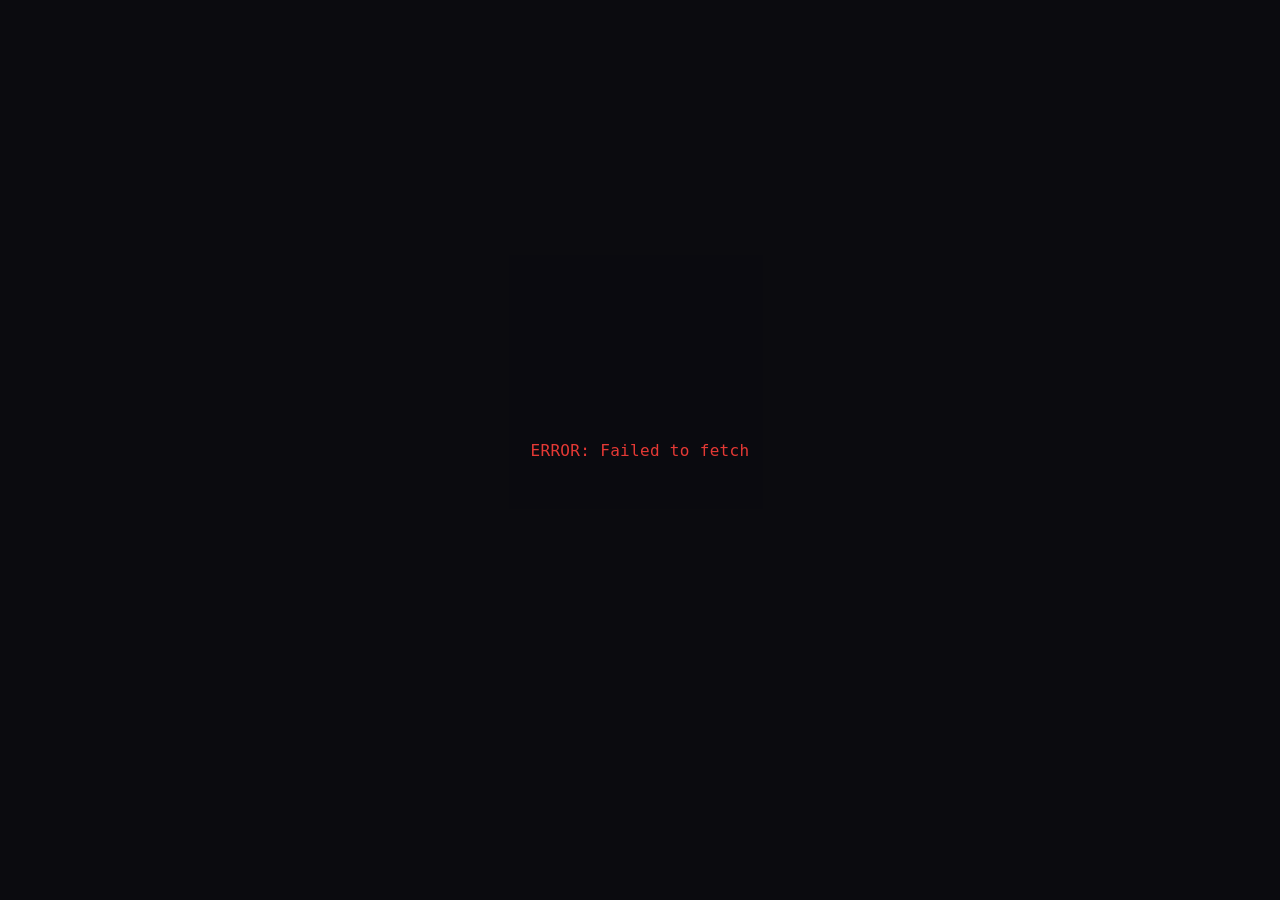
<file: play/index.html>
<!doctype html>
<html lang="en">
  <head>
    <meta charset="utf-8" />
    <title>Redirecting…</title>
    <script>
      /* Legacy /play/?v=X.Y.Z → /X.Y.Z/ (preserves ?demo= and other params). */
      (function () {
        var params = new URLSearchParams(window.location.search);
        var v = params.get("v");
        params.delete("v");
        var dest =
          v && /^[0-9A-Za-z.-]+$/.test(v) ? "/" + v + "/" : "/latest/";
        var q = params.toString();
        if (q) dest += "?" + q;
        window.location.replace(dest);
      })();
    </script>
  </head>
  <body>
    <p style="color: #e8eaed; background: #0d0d0d; font-family: monospace; padding: 2rem">
      Redirecting…
    </p>
  </body>
</html>
</file>
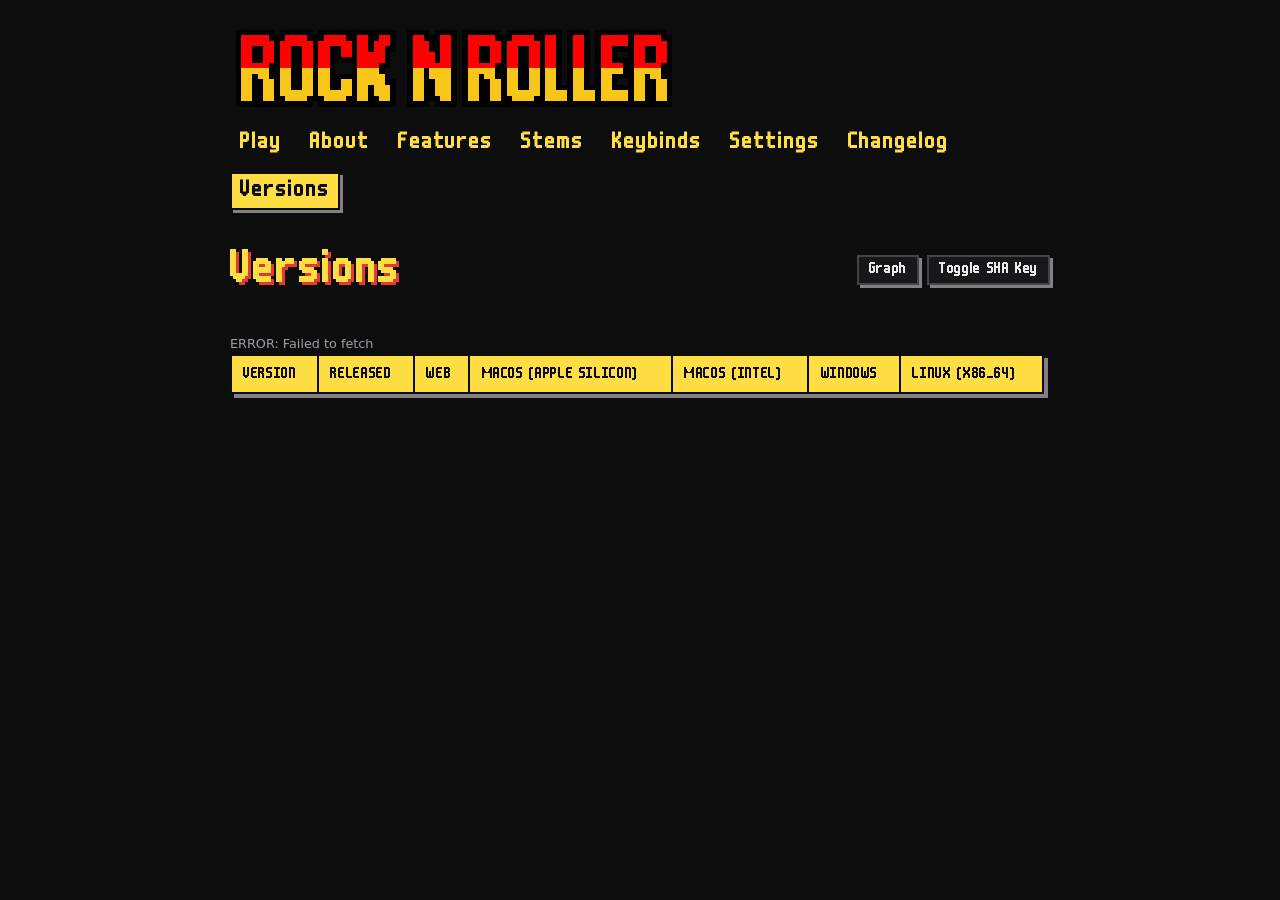
<file: version/index.html>
<!doctype html>
<html lang="en">
  <head>
    <meta charset="utf-8" />
    <meta http-equiv="refresh" content="0; url=/versions/" />
    <title>Redirecting…</title>
    <script>
      window.location.replace("/versions/");
    </script>
  </head>
  <body>
    <p style="color: #e8eaed; background: #0d0d0d; font-family: monospace; padding: 2rem">
      Redirecting to <a href="/versions/" style="color: #ffde44">/versions/</a>…
    </p>
  </body>
</html>
</file>
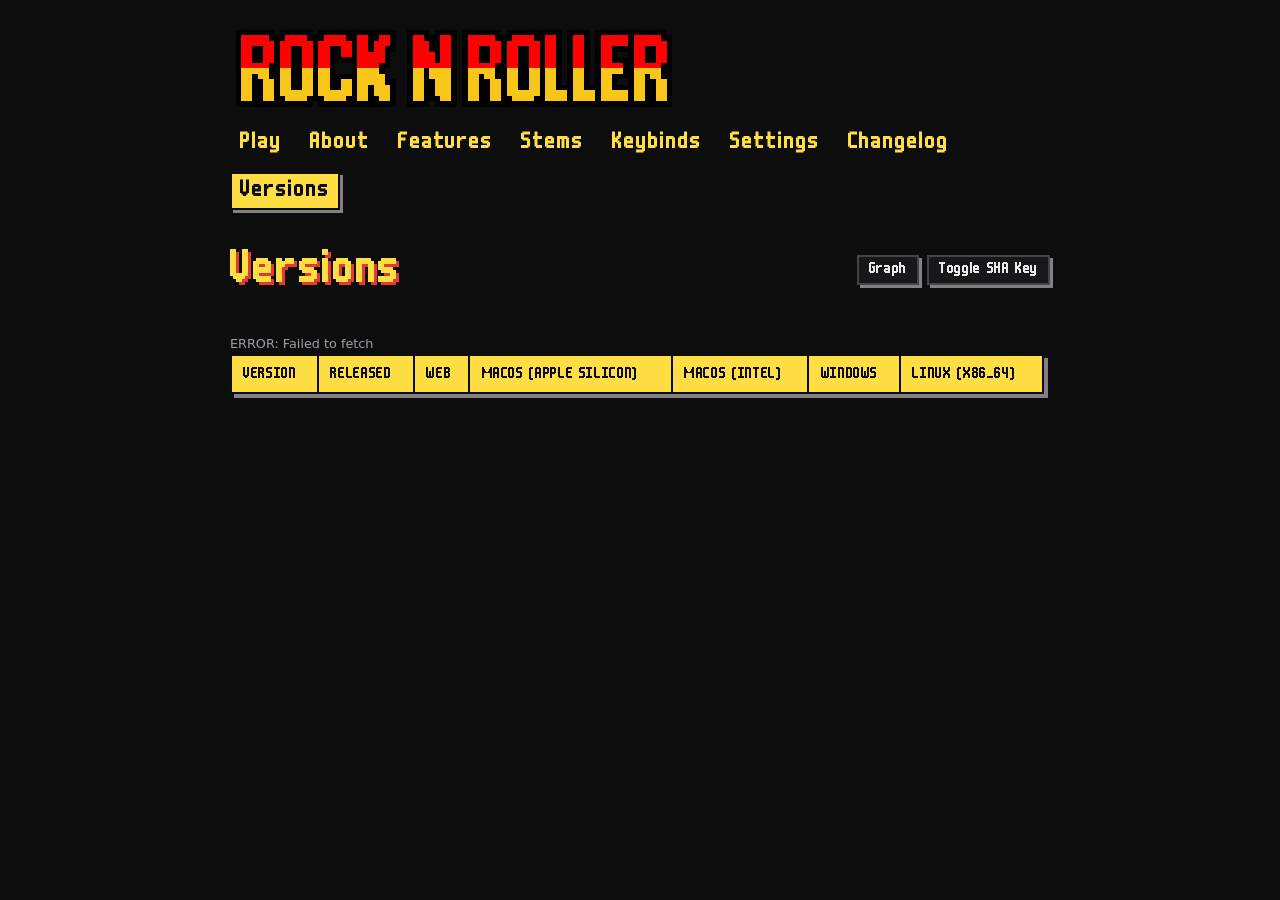
<file: versions/index.html>
<!doctype html>
<html lang="en">
  <head>
    <meta charset="utf-8" />
    <meta name="viewport" content="width=device-width, initial-scale=1" />
    <title>Versions — Rock N Roller</title>
    <link rel="icon" type="image/png" href="/rocknroller-icon.png" />
    <link rel="preconnect" href="https://fonts.googleapis.com" />
    <link rel="preconnect" href="https://fonts.gstatic.com" crossorigin />
    <link
      href="https://fonts.googleapis.com/css2?family=Press+Start+2P&display=swap"
      rel="stylesheet"
    />
    <link rel="stylesheet" href="/assets/site.css" />
  </head>
  <body>
    <main class="page">
      <h1 class="page__title">
        <img
          class="page__logo"
          src="/rocknroller-logo.png"
          alt="Rock N Roller"
          width="810"
          height="160"
        />
      </h1>
      <nav class="page__nav">
        <a href="/latest/">Play</a>
        <a href="/">About</a>
        <a href="/features/">Features</a>
        <a href="/demucs-stems/">Stems</a>
        <a href="/keybinds/">Keybinds</a>
        <a href="/configurations/">Settings</a>
        <a href="/changelog/">Changelog</a>
        <a href="/versions/" aria-current="page">Versions</a>
      </nav>

      <div class="versions-head">
        <h1>Versions</h1>
        <div class="versions-head__actions">
          <button
            type="button"
            id="versionsGraphToggle"
            class="versions-sha-toggle"
            aria-pressed="false"
            aria-expanded="false"
            aria-controls="versionsGraph"
            title="Versions over time"
          >
            Graph
          </button>
          <button
            type="button"
            id="versionsShaToggle"
            class="versions-sha-toggle"
            aria-pressed="false"
          >
            Toggle SHA Key
          </button>
        </div>
      </div>

      <div id="versionsGraph" class="versions-graph" hidden>
        <div class="versions-graph__bar">
          <p class="versions-graph__legend">
            <span class="versions-graph__swatch versions-graph__swatch--release"></span>Release
            <span class="versions-graph__swatch versions-graph__swatch--dev"></span>Dev
          </p>
          <div class="versions-graph__modes" role="group" aria-label="Graph view">
            <button
              type="button"
              id="versionsGraphDetail"
              class="versions-sha-toggle"
              aria-pressed="true"
            >
              Detail
            </button>
            <button
              type="button"
              id="versionsGraphMonth"
              class="versions-sha-toggle"
              aria-pressed="false"
            >
              By month
            </button>
          </div>
        </div>
        <div class="versions-graph__canvas-wrap">
          <canvas
            id="versionsGraphCanvas"
            width="800"
            height="300"
            aria-label="Rock N Roller versions over time"
          ></canvas>
          <div id="versionsGraphTooltip" class="versions-graph__tooltip" hidden></div>
        </div>
      </div>

      <div id="versionsError" class="fineprint" hidden></div>
      <div id="versionsWrap" class="versions-wrap">
        <div class="versions-scroll">
          <table class="versions" id="versionsTable" aria-busy="true">
            <thead>
              <tr>
                <th>Version</th>
                <th>Released</th>
                <th>Web</th>
                <th>macOS (Apple&nbsp;Silicon)</th>
                <th>macOS (Intel)</th>
                <th>Windows</th>
                <th>Linux (x86_64)</th>
              </tr>
            </thead>
            <tbody id="versionsBody">
              <tr class="versions-skel-row" aria-hidden="true"><td><span class="versions-skel versions-skel--v pixel-skeleton"></span></td><td><span class="versions-skel versions-skel--d pixel-skeleton"></span></td><td><span class="versions-skel versions-skel--a pixel-skeleton"></span><span class="versions-skel versions-skel--sha pixel-skeleton"></span></td><td><span class="versions-skel versions-skel--a pixel-skeleton"></span><span class="versions-skel versions-skel--sha pixel-skeleton"></span></td><td><span class="versions-skel versions-skel--a pixel-skeleton"></span><span class="versions-skel versions-skel--sha pixel-skeleton"></span></td><td><span class="versions-skel versions-skel--a pixel-skeleton"></span><span class="versions-skel versions-skel--sha pixel-skeleton"></span></td><td><span class="versions-skel versions-skel--a pixel-skeleton"></span><span class="versions-skel versions-skel--sha pixel-skeleton"></span></td></tr>
              <tr class="versions-skel-row" aria-hidden="true"><td><span class="versions-skel versions-skel--v pixel-skeleton"></span></td><td><span class="versions-skel versions-skel--d pixel-skeleton"></span></td><td><span class="versions-skel versions-skel--a pixel-skeleton"></span><span class="versions-skel versions-skel--sha pixel-skeleton"></span></td><td><span class="versions-skel versions-skel--a pixel-skeleton"></span><span class="versions-skel versions-skel--sha pixel-skeleton"></span></td><td><span class="versions-skel versions-skel--a pixel-skeleton"></span><span class="versions-skel versions-skel--sha pixel-skeleton"></span></td><td><span class="versions-skel versions-skel--a pixel-skeleton"></span><span class="versions-skel versions-skel--sha pixel-skeleton"></span></td><td><span class="versions-skel versions-skel--a pixel-skeleton"></span><span class="versions-skel versions-skel--sha pixel-skeleton"></span></td></tr>
              <tr class="versions-skel-row" aria-hidden="true"><td><span class="versions-skel versions-skel--v pixel-skeleton"></span></td><td><span class="versions-skel versions-skel--d pixel-skeleton"></span></td><td><span class="versions-skel versions-skel--a pixel-skeleton"></span><span class="versions-skel versions-skel--sha pixel-skeleton"></span></td><td><span class="versions-skel versions-skel--a pixel-skeleton"></span><span class="versions-skel versions-skel--sha pixel-skeleton"></span></td><td><span class="versions-skel versions-skel--a pixel-skeleton"></span><span class="versions-skel versions-skel--sha pixel-skeleton"></span></td><td><span class="versions-skel versions-skel--a pixel-skeleton"></span><span class="versions-skel versions-skel--sha pixel-skeleton"></span></td><td><span class="versions-skel versions-skel--a pixel-skeleton"></span><span class="versions-skel versions-skel--sha pixel-skeleton"></span></td></tr>
              <tr class="versions-skel-row" aria-hidden="true"><td><span class="versions-skel versions-skel--v pixel-skeleton"></span></td><td><span class="versions-skel versions-skel--d pixel-skeleton"></span></td><td><span class="versions-skel versions-skel--a pixel-skeleton"></span><span class="versions-skel versions-skel--sha pixel-skeleton"></span></td><td><span class="versions-skel versions-skel--a pixel-skeleton"></span><span class="versions-skel versions-skel--sha pixel-skeleton"></span></td><td><span class="versions-skel versions-skel--a pixel-skeleton"></span><span class="versions-skel versions-skel--sha pixel-skeleton"></span></td><td><span class="versions-skel versions-skel--a pixel-skeleton"></span><span class="versions-skel versions-skel--sha pixel-skeleton"></span></td><td><span class="versions-skel versions-skel--a pixel-skeleton"></span><span class="versions-skel versions-skel--sha pixel-skeleton"></span></td></tr>
              <tr class="versions-skel-row" aria-hidden="true"><td><span class="versions-skel versions-skel--v pixel-skeleton"></span></td><td><span class="versions-skel versions-skel--d pixel-skeleton"></span></td><td><span class="versions-skel versions-skel--a pixel-skeleton"></span><span class="versions-skel versions-skel--sha pixel-skeleton"></span></td><td><span class="versions-skel versions-skel--a pixel-skeleton"></span><span class="versions-skel versions-skel--sha pixel-skeleton"></span></td><td><span class="versions-skel versions-skel--a pixel-skeleton"></span><span class="versions-skel versions-skel--sha pixel-skeleton"></span></td><td><span class="versions-skel versions-skel--a pixel-skeleton"></span><span class="versions-skel versions-skel--sha pixel-skeleton"></span></td><td><span class="versions-skel versions-skel--a pixel-skeleton"></span><span class="versions-skel versions-skel--sha pixel-skeleton"></span></td></tr>
              <tr class="versions-skel-row" aria-hidden="true"><td><span class="versions-skel versions-skel--v pixel-skeleton"></span></td><td><span class="versions-skel versions-skel--d pixel-skeleton"></span></td><td><span class="versions-skel versions-skel--a pixel-skeleton"></span><span class="versions-skel versions-skel--sha pixel-skeleton"></span></td><td><span class="versions-skel versions-skel--a pixel-skeleton"></span><span class="versions-skel versions-skel--sha pixel-skeleton"></span></td><td><span class="versions-skel versions-skel--a pixel-skeleton"></span><span class="versions-skel versions-skel--sha pixel-skeleton"></span></td><td><span class="versions-skel versions-skel--a pixel-skeleton"></span><span class="versions-skel versions-skel--sha pixel-skeleton"></span></td><td><span class="versions-skel versions-skel--a pixel-skeleton"></span><span class="versions-skel versions-skel--sha pixel-skeleton"></span></td></tr>
              <tr class="versions-skel-row" aria-hidden="true"><td><span class="versions-skel versions-skel--v pixel-skeleton"></span></td><td><span class="versions-skel versions-skel--d pixel-skeleton"></span></td><td><span class="versions-skel versions-skel--a pixel-skeleton"></span><span class="versions-skel versions-skel--sha pixel-skeleton"></span></td><td><span class="versions-skel versions-skel--a pixel-skeleton"></span><span class="versions-skel versions-skel--sha pixel-skeleton"></span></td><td><span class="versions-skel versions-skel--a pixel-skeleton"></span><span class="versions-skel versions-skel--sha pixel-skeleton"></span></td><td><span class="versions-skel versions-skel--a pixel-skeleton"></span><span class="versions-skel versions-skel--sha pixel-skeleton"></span></td><td><span class="versions-skel versions-skel--a pixel-skeleton"></span><span class="versions-skel versions-skel--sha pixel-skeleton"></span></td></tr>
              <tr class="versions-skel-row" aria-hidden="true"><td><span class="versions-skel versions-skel--v pixel-skeleton"></span></td><td><span class="versions-skel versions-skel--d pixel-skeleton"></span></td><td><span class="versions-skel versions-skel--a pixel-skeleton"></span><span class="versions-skel versions-skel--sha pixel-skeleton"></span></td><td><span class="versions-skel versions-skel--a pixel-skeleton"></span><span class="versions-skel versions-skel--sha pixel-skeleton"></span></td><td><span class="versions-skel versions-skel--a pixel-skeleton"></span><span class="versions-skel versions-skel--sha pixel-skeleton"></span></td><td><span class="versions-skel versions-skel--a pixel-skeleton"></span><span class="versions-skel versions-skel--sha pixel-skeleton"></span></td><td><span class="versions-skel versions-skel--a pixel-skeleton"></span><span class="versions-skel versions-skel--sha pixel-skeleton"></span></td></tr>
            </tbody>
          </table>
        </div>
      </div>
    </main>
    <script src="/assets/versions.js"></script>
    <script src="/assets/content-pages.js"></script>
    <!-- Cloudflare Web Analytics --><script type='module' src='https://static.cloudflareinsights.com/beacon.min.js' data-cf-beacon='{"token": "a7234cc8c2b3478aa4cf798bf9eefd95"}'></script><!-- End Cloudflare Web Analytics -->
  </body>
</html>
</file>
<file: assets/site.css>
/* Shared styles for the rocknroller.nicapotato.com content pages
 * (landing / versions / docs). Player pages carry their own minimal
 * fullscreen CSS inline, same as the build's shell.html. */
@font-face {
  font-family: "m6x11";
  src: url("/assets/fonts/m6x11.ttf") format("truetype");
  font-weight: 400;
  font-style: normal;
  font-display: block;
}

:root {
  --rnr-yellow: #ffde44;
  --rnr-red: #e53935;
  --rnr-ink: #0d0d0d;
  --rnr-border: 4px solid var(--rnr-ink);

  /* Pixel system (ported from Mindtricks globals.css). m6x11 is drawn on a
   * 16px grid — keep its font-size at multiples of 8px or it blurs. */
  --font-pixel: "m6x11", ui-monospace, monospace;
  --pixel-shadow: #847e87;
  --pixel-line: #3a3a44;
  --pixel-border: 2px solid var(--pixel-line);
  --shadow-sm: 2px 2px 0 0 var(--pixel-shadow);
  --shadow: 3px 3px 0 0 var(--pixel-shadow);
  --shadow-lg: 4px 4px 0 0 var(--pixel-shadow);
  --shadow-xl: 6px 6px 0 0 var(--pixel-shadow);
  --surface: #17171c;
}

* {
  box-sizing: border-box;
  border-radius: 0;
}

img,
canvas {
  image-rendering: pixelated;
}

/* Pixel system */
h1:not(.page__title),
h2,
h3,
.pixel-heading,
.page__nav a,
table.specs th,
table.versions th,
figure.hw-fig figcaption,
.print-link {
  font-family: var(--font-pixel);
  font-weight: 400;
  font-synthesis: none;
  -webkit-font-smoothing: none;
  -moz-osx-font-smoothing: unset;
  font-smooth: never;
  text-rendering: optimizeSpeed;
  font-kerning: none;
  font-variant-ligatures: none;
  letter-spacing: 0.04em;
}

h1:not(.page__title) {
  font-size: 48px;
  line-height: 1;
  margin: 0 0 1rem;
  color: var(--rnr-yellow);
  text-shadow: 3px 3px 0 var(--rnr-red);
}

h2 {
  font-size: 32px;
  line-height: 1;
  margin: 2.5rem 0 1rem;
  padding-bottom: 14px;
  color: var(--rnr-yellow);
  --h2-bar-top: var(--rnr-yellow);
  --h2-bar-bottom: var(--rnr-red);
  background:
    linear-gradient(var(--h2-bar-top), var(--h2-bar-top)) left calc(100% - 4px) / 100% 4px no-repeat,
    linear-gradient(var(--h2-bar-bottom), var(--h2-bar-bottom)) left bottom / 100% 4px no-repeat;
  scroll-margin-top: 1.25rem;
}

h3 {
  font-size: 24px;
  line-height: 1;
  margin: 1.75rem 0 0.75rem;
  color: #f0e6a8;
  scroll-margin-top: 1.25rem;
}

h3::before {
  content: "";
  display: inline-block;
  width: 8px;
  height: 8px;
  margin-right: 8px;
  vertical-align: 0.15em;
  background: var(--rnr-red);
  box-shadow: 2px 2px 0 0 var(--rnr-yellow);
}

h2:target,
h3:target {
  outline: 2px dashed var(--rnr-yellow);
  outline-offset: 0.35rem;
}

.pixel-skeleton {
  animation: pixel-skeleton 1s steps(2, end) infinite;
}

@keyframes pixel-skeleton {
  0%,
  49% {
    opacity: 1;
  }
  50%,
  100% {
    opacity: 0.35;
  }
}

body {
  margin: 0;
  min-height: 100%;
  min-width: 320px;
  background: #0d0d0d;
  color: #e8eaed;
  font-family:
    ui-sans-serif,
    system-ui,
    -apple-system,
    "Segoe UI",
    Roboto,
    Arial,
    sans-serif;
  line-height: 1.5;
}

.page {
  max-width: 860px;
  margin: 0 auto;
  padding: 1.5rem 1.25rem 3rem;
}

.versions-scroll {
  width: 100%;
  overflow-x: auto;
  padding: 0 6px 6px 0;
}

.page__title {
  font-family: "Press Start 2P", monospace;
  text-transform: uppercase;
  font-size: clamp(0.82rem, 3.8vw, 1.2rem);
  line-height: 2;
  letter-spacing: 0.08em;
  font-weight: 400;
  margin: 0 0 0.25rem;
  color: var(--rnr-yellow);
}

.page__logo {
  display: block;
  width: min(100%, 28rem);
  height: auto;
  image-rendering: pixelated;
}

.page__nav {
  display: flex;
  flex-wrap: wrap;
  gap: 10px 8px;
  margin: 0.75rem 0 2.25rem;
}

.page__nav a {
  display: inline-block;
  font-size: 24px;
  line-height: 1;
  padding: 4px 8px 6px;
  color: var(--rnr-yellow);
  text-decoration: none;
  border: 2px solid transparent;
}

.page__nav a:hover {
  border-color: var(--rnr-yellow);
}

.page__nav a[aria-current="page"] {
  background: var(--rnr-yellow);
  color: var(--rnr-ink);
  border-color: var(--rnr-ink);
  box-shadow: var(--shadow);
}

a {
  color: var(--rnr-yellow);
}

.btn-row {
  display: flex;
  flex-wrap: wrap;
  gap: 0.75rem;
  margin: 1rem 0;
}

.btn {
  display: inline-flex;
  align-items: center;
  gap: 0.65rem;
  background: var(--rnr-yellow);
  color: var(--rnr-ink);
  border: var(--rnr-border);
  padding: 0.8rem 1.6rem;
  font-family: "Press Start 2P", monospace;
  font-size: 0.7rem;
  line-height: 1.4;
  text-transform: uppercase;
  text-decoration: none;
  box-shadow: var(--shadow-lg);
  transition: none;
}

.btn:active {
  transform: translate(4px, 4px);
  box-shadow: none;
}

.btn__icons {
  display: inline-flex;
  align-items: center;
  gap: 0.35rem;
  flex-shrink: 0;
}

.btn__icon {
  width: 1.35rem;
  height: 1.35rem;
  flex-shrink: 0;
}

img.btn__icon[src$=".png"] {
  image-rendering: pixelated;
}

.btn:hover {
  background: #fff;
}

.video-embed {
  position: relative;
  width: 100%;
  aspect-ratio: 16 / 9;
  margin: 1rem 0 2rem;
  border: var(--rnr-border);
  background: #000;
  box-shadow: var(--shadow-xl);
}

.video-embed iframe {
  position: absolute;
  inset: 0;
  width: 100%;
  height: 100%;
  border: 0;
}

.fineprint {
  margin-top: 2.5rem;
  font-size: 0.8rem;
  color: #9aa0a6;
}

figure.hw-fig {
  margin: 1rem 6px 1.5rem 0;
  padding: 0.65rem 0.5rem 0.35rem;
  background: var(--surface);
  border: var(--pixel-border);
  box-shadow: var(--shadow-lg);
}

figure.hw-fig svg {
  display: block;
  width: 100%;
  height: auto;
}

figure.hw-fig figcaption {
  font-size: 16px;
  line-height: 1.25;
  color: #9aa0a6;
  margin: 0.5rem 0.35rem 0.25rem;
}

p.formula,
li.formula {
  font-family: ui-monospace, "Cascadia Code", "SF Mono", Menlo, Consolas, monospace;
  font-size: 0.88rem;
  background: var(--surface);
  padding: 0.55rem 0.75rem;
  border: var(--pixel-border);
  border-left: 6px solid var(--rnr-yellow);
  box-shadow: var(--shadow-sm);
  overflow-x: auto;
}

.itch-embed {
  margin: 1rem 0 1.5rem;
  max-width: 552px;
  border: var(--rnr-border);
  line-height: 0;
  background: #0d0d0d;
  box-shadow: var(--shadow-lg);
}

.itch-embed iframe {
  display: block;
  width: 100%;
  max-width: 552px;
  height: 167px;
  border: 0;
}

pre.codeblock {
  margin: 0.5rem 0 1rem;
  padding: 0.75rem;
  background: var(--surface);
  border: var(--pixel-border);
  box-shadow: var(--shadow);
  overflow-x: auto;
  font-size: 0.8rem;
  line-height: 1.45;
}

code {
  background: var(--surface);
  padding: 0.1rem 0.3rem;
  font-size: 0.9em;
  box-shadow: inset 0 -2px 0 0 var(--pixel-line);
}

pre.codeblock code {
  padding: 0;
  background: none;
  box-shadow: none;
}

kbd {
  display: inline-block;
  min-width: 1.6em;
  padding: 0 0.35em;
  font-family: ui-monospace, "Cascadia Code", "SF Mono", Menlo, monospace;
  font-size: 0.85em;
  line-height: 1.5;
  text-align: center;
  color: var(--rnr-yellow);
  background: var(--surface);
  border: 2px solid var(--rnr-yellow);
  box-shadow: 2px 2px 0 0 var(--rnr-red);
}

.lede {
  font-size: 1.1rem;
  line-height: 1.6;
}

.callout {
  margin: 1rem 6px 1.5rem 0;
  padding: 0.9rem 1rem;
  background: var(--surface);
  border: 2px solid var(--rnr-red);
  border-left: 8px solid var(--rnr-red);
  box-shadow: var(--shadow-lg);
}

.callout > :first-child {
  margin-top: 0;
}

.callout > :last-child {
  margin-bottom: 0;
}

.callout__title {
  font-family: var(--font-pixel);
  -webkit-font-smoothing: none;
  font-size: 24px;
  line-height: 1;
  letter-spacing: 0.04em;
  color: var(--rnr-yellow);
}

.feature-grid {
  display: grid;
  grid-template-columns: repeat(auto-fill, minmax(240px, 1fr));
  gap: 1rem;
  margin: 1rem 6px 1.5rem 0;
}

.feature-card {
  padding: 0.85rem 1rem 0.9rem;
  background: var(--surface);
  border: var(--pixel-border);
  box-shadow: var(--shadow-lg);
}

.feature-card h3 {
  margin: 0 0 0.6rem;
  font-size: 24px;
  line-height: 1.1;
  color: var(--rnr-yellow);
}

.feature-card h3::before {
  display: none;
}

.feature-card p {
  margin: 0;
  font-size: 0.92rem;
}

.feature-card p + p {
  margin-top: 0.5rem;
}

.feature-card .more {
  font-size: 0.85rem;
}

figure.shot {
  margin: 1rem 6px 1.5rem 0;
  background: var(--surface);
  border: var(--pixel-border);
  box-shadow: var(--shadow-lg);
}

figure.shot a {
  display: block;
  line-height: 0;
}

/* Downscaled screenshots: the global pixelated rendering would alias them. */
figure.shot img {
  display: block;
  width: 100%;
  height: auto;
  image-rendering: auto;
}

figure.shot figcaption {
  padding: 0.7rem 0.9rem 0.8rem;
  font-size: 0.92rem;
  border-top: var(--pixel-border);
}

figure.shot figcaption strong:first-child {
  color: var(--rnr-yellow);
}

.shot-grid {
  display: grid;
  grid-template-columns: repeat(auto-fit, minmax(260px, 1fr));
  gap: 1rem;
  margin: 1rem 6px 1rem 0;
}

.shot-grid figure.shot {
  margin: 0;
}

.toc {
  columns: 2;
  column-gap: 2rem;
  margin: 0.75rem 6px 1.75rem 0;
  padding: 0.75rem 1rem 0.75rem 2.2rem;
  font-size: 0.9rem;
  background: var(--surface);
  border: var(--pixel-border);
  box-shadow: var(--shadow-lg);
}

.toc li {
  margin: 0.2rem 0;
  break-inside: avoid;
}

.toc li::marker {
  font-family: var(--font-pixel);
  font-size: 16px;
  color: var(--rnr-red);
}

.toc ol {
  columns: 1;
  margin: 0.15rem 0 0.35rem;
  padding-left: 1.1rem;
  font-size: 0.92em;
}

@media (max-width: 560px) {
  .toc {
    columns: 1;
  }
}

.cheat {
  margin: 1rem 6px 1.5rem 0;
  padding: 0.9rem 1rem;
  border: 2px solid var(--rnr-yellow);
  background: var(--surface);
  box-shadow: var(--shadow-lg);
  font-size: 0.9rem;
  line-height: 1.9;
}

table.specs,
table.versions {
  border-collapse: collapse;
  width: 100%;
  border: 2px solid var(--pixel-line);
  box-shadow: var(--shadow-lg);
}

table.specs {
  font-size: 0.85rem;
  margin: 0.75rem 0 1.25rem;
}

table.versions {
  font-size: 0.9rem;
}

table.specs th,
table.specs td,
table.versions th,
table.versions td {
  border: 2px solid var(--pixel-line);
  padding: 0.45rem 0.65rem;
  text-align: left;
  vertical-align: top;
}

table.versions th,
table.versions td {
  padding: 0.5rem 0.7rem;
}

table.specs th,
table.versions th {
  font-size: 16px;
  line-height: 1.25;
  background: var(--rnr-yellow);
  color: var(--rnr-ink);
  border-color: var(--rnr-ink);
  text-transform: uppercase;
}

table.specs tbody tr:nth-child(even) td,
table.versions tbody tr:nth-child(even) td {
  background: #121216;
}

table.specs td.k {
  font-family: ui-monospace, "Cascadia Code", "SF Mono", Menlo, monospace;
  white-space: nowrap;
  color: var(--rnr-yellow);
  width: 11rem;
}

table.versions td.na {
  color: #555;
}

table.versions .versions-skel-row td {
  height: 2.6rem;
  vertical-align: middle;
}

table.versions .versions-skel {
  display: block;
  height: 12px;
  background: #6a6a76;
  box-shadow: 2px 2px 0 0 #3a3a44;
}

table.versions .versions-skel--v {
  width: 5.5rem;
}

table.versions .versions-skel--d {
  width: 6.2rem;
}

table.versions .versions-skel--a {
  width: 3.4rem;
}

table.versions .versions-skel--sha {
  width: 7.5rem;
  height: 8px;
  margin-top: 0.4rem;
}

table.versions .versions-skel-row:nth-child(even) .pixel-skeleton {
  animation-delay: 0.5s;
}

.versions-head {
  display: flex;
  align-items: center;
  justify-content: space-between;
  gap: 0.75rem 1rem;
  flex-wrap: wrap;
  margin: 0 0 1rem;
}

.versions-head h1 {
  margin: 0;
}

.versions-head__actions {
  display: flex;
  flex-wrap: wrap;
  justify-content: flex-end;
  align-items: center;
  gap: 0.5rem;
  margin-left: auto;
}

.versions-wrap {
  margin-top: 0;
}

.versions-graph {
  margin: 0 0 1.25rem;
  padding: 0.75rem;
  background: var(--surface);
  border: 2px solid var(--pixel-line);
  box-shadow: var(--shadow-lg);
}

.versions-graph__bar {
  display: flex;
  flex-wrap: wrap;
  align-items: center;
  justify-content: space-between;
  gap: 0.5rem 1rem;
  margin-bottom: 0.65rem;
}

.versions-graph__legend {
  margin: 0;
  font-family: var(--font-pixel);
  font-size: 16px;
  line-height: 1;
  letter-spacing: 0.04em;
  -webkit-font-smoothing: none;
  color: #e8eaed;
}

.versions-graph__swatch {
  display: inline-block;
  width: 10px;
  height: 10px;
  margin-right: 6px;
  vertical-align: -1px;
  background: var(--rnr-yellow);
  box-shadow: 2px 2px 0 0 var(--rnr-ink);
}

.versions-graph__swatch--dev {
  margin-left: 0.9rem;
  background: var(--rnr-red);
}

.versions-graph__modes {
  display: flex;
  flex-wrap: wrap;
  gap: 0.4rem;
}

.versions-graph__modes .versions-sha-toggle[aria-pressed="true"] {
  background: var(--rnr-yellow);
  color: var(--rnr-ink);
  border-color: var(--rnr-ink);
}

.versions-graph__canvas-wrap {
  position: relative;
  background: var(--rnr-ink);
  border: 2px solid var(--pixel-line);
}

.versions-graph__canvas-wrap canvas {
  display: block;
  width: 100%;
  height: 300px;
}

.versions-graph__tooltip {
  position: absolute;
  z-index: 2;
  pointer-events: none;
  padding: 6px 8px;
  background: var(--rnr-ink);
  color: var(--rnr-yellow);
  border: 2px solid var(--rnr-yellow);
  box-shadow: 3px 3px 0 0 var(--rnr-red);
  font-family: var(--font-pixel);
  font-size: 16px;
  line-height: 1.35;
  letter-spacing: 0.04em;
  -webkit-font-smoothing: none;
  white-space: nowrap;
}

.versions-sha-toggle {
  margin: 0;
  padding: 4px 10px 6px;
  border: 2px solid #444;
  background: var(--surface);
  color: #e8eaed;
  font-family: var(--font-pixel);
  -webkit-font-smoothing: none;
  font-size: 16px;
  line-height: 1;
  letter-spacing: 0.04em;
  cursor: pointer;
  box-shadow: var(--shadow);
  transition: none;
}

.versions-sha-toggle:active {
  transform: translate(3px, 3px);
  box-shadow: none;
}

.versions-sha-toggle:hover,
.versions-sha-toggle[aria-pressed="true"] {
  border-color: var(--rnr-yellow);
  color: var(--rnr-yellow);
}

table.versions .zip-link {
  display: inline-flex;
  align-items: baseline;
  flex-wrap: wrap;
  gap: 0;
  max-width: 100%;
}

table.versions .zip-size {
  font-size: 0.75rem;
  font-weight: 400;
  color: #9aa0a6;
  white-space: nowrap;
}

table.versions .zip-link:hover .zip-size {
  color: inherit;
}

table.versions .zip-stems {
  margin-top: 0.6rem;
  padding-top: 0.5rem;
  border-top: 1px dashed var(--pixel-line);
}

/* SHA-256 under each artifact. */
table.versions .sha {
  font-family: ui-monospace, "Cascadia Code", "SF Mono", Menlo, monospace;
  font-size: 0.75rem;
  margin-top: 0.35rem;
  color: #9aa0a6;
}

table.versions .sha-full {
  font-family: inherit;
  font-size: inherit;
  font-weight: normal;
  color: inherit;
  background: transparent;
  padding: 0;
}

/* Truncated by default; Toggle SHA Key expands every hash in the table. */
.versions-wrap:not(.sha-expanded) table.versions .js-sha-full {
  display: block;
  max-width: 9ch;
  overflow: hidden;
  text-overflow: ellipsis;
  white-space: nowrap;
  word-break: normal;
}

.versions-wrap.sha-expanded table.versions .js-sha-full {
  display: block;
  width: 100%;
  max-width: 100%;
  white-space: normal;
  word-break: break-all;
  overflow: visible;
}
</file>
<file: assets/wasm-loading-wave.css>
/* WASM_LOADING_WAVE */
@font-face {
  font-family: "Press Start 2P";
  font-style: normal;
  font-weight: 400;
  font-display: swap;
  src: url([data-uri]) format("woff2");
}
#loading {
  --wave-top: #e53935;
  --wave-bottom: #ffd54f;
  position: absolute;
  top: 50%;
  left: 50%;
  transform: translate(-50%, -50%);
  z-index: 10;
  pointer-events: none;
  text-align: center;
  width: min(96%, 42rem);
}
#loading[hidden] { display: none !important; }
.loading-wave {
  display: flex;
  justify-content: center;
  flex-wrap: wrap;
  gap: 0.05em;
  margin: 0 0 1rem;
  line-height: 1;
  padding: 0.85em 0 0.4em;
  background: #0b0b0f;
  isolation: isolate;
}
/* Split red/gold via a clipped overlay — not background-clip:text.
 * WebKit leaves white flashes when a clipped-text fill is translated. */
.loading-wave span {
  display: inline-block;
  position: relative;
  font-family: "Press Start 2P", monospace;
  font-size: clamp(1.4rem, 5.6vw, 2.3rem);
  letter-spacing: 0.04em;
  color: var(--wave-bottom);
  -webkit-text-fill-color: var(--wave-bottom);
  -webkit-font-smoothing: antialiased;
  animation: waveBounce 1.15s ease-in-out infinite;
  backface-visibility: hidden;
  -webkit-backface-visibility: hidden;
}
.loading-wave span::before {
  content: attr(data-ch);
  position: absolute;
  left: 0;
  top: 0;
  right: 0;
  height: 50%;
  overflow: hidden;
  color: var(--wave-top);
  -webkit-text-fill-color: var(--wave-top);
  pointer-events: none;
}
.loading-wave span:nth-child(1) { animation-delay: 0s; }
.loading-wave span:nth-child(2) { animation-delay: 0.07s; }
.loading-wave span:nth-child(3) { animation-delay: 0.14s; }
.loading-wave span:nth-child(4) { animation-delay: 0.21s; }
.loading-wave span:nth-child(5) { animation-delay: 0.28s; }
.loading-wave span:nth-child(6) { animation-delay: 0.35s; }
.loading-wave span:nth-child(7) { animation-delay: 0.42s; }
.loading-wave span:nth-child(8) { animation-delay: 0.49s; }
.loading-wave span:nth-child(9) { animation-delay: 0.56s; }
.loading-wave span:nth-child(10) { animation-delay: 0.63s; }
.loading-wave span:nth-child(11) { animation-delay: 0.7s; }
@keyframes waveBounce {
  0%, 100% { transform: translate3d(0, 0, 0); }
  35% { transform: translate3d(0, -0.55em, 0); }
  55% { transform: translate3d(0, 0, 0); }
}
#loading-progress {
  font-family: "Press Start 2P", monospace;
  font-size: clamp(1.1rem, 3.6vw, 1.5rem);
  color: #9aa3ad;
  letter-spacing: 0.02em;
  min-height: 1.2em;
}
#loading-progress:empty { display: none; }
#loading-help {
  display: none;
  margin-top: 0.85rem;
  font-family: "Press Start 2P", monospace;
  font-size: clamp(0.42rem, 1.4vw, 0.58rem);
  line-height: 1.65;
  color: #ffd54f;
  letter-spacing: 0.01em;
  white-space: normal;
  text-wrap: pretty;
}
#loading-help[data-show="1"] { display: block; }
/* WASM_LOADING_WAVE_END */
</file>
<file: assets/manual.css>
/* Combined /manual/ page + print stylesheet for the offline PDF. */

.manual-lede {
  margin: 0 0 0.75rem;
}

.manual-section {
  margin-top: 2.5rem;
}

.print-link {
  display: none;
}

@page {
  size: A4;
  margin: 12mm;
}

@media print {
  :root {
    --rnr-yellow: #8a6d00;
    --rnr-ink: #0d0d0d;
    --rnr-border: 3px solid #0d0d0d;
    --pixel-shadow: #0d0d0d;
    --pixel-line: #0d0d0d;
    --pixel-border: 2px solid #0d0d0d;
    --surface: #f4f4f0;
  }

  html,
  body {
    background: #fff !important;
    color: #121212;
  }

  * {
    -webkit-print-color-adjust: exact;
    print-color-adjust: exact;
  }

  .no-print,
  .page__nav,
  iframe,
  .video-embed,
  .itch-embed,
  .btn-row {
    display: none !important;
  }

  a[href]:after {
    content: none !important;
  }

  .page {
    max-width: none;
    margin: 0;
    padding: 0 3px 0 0;
  }

  .page__logo {
    width: min(100%, 18rem);
    margin-bottom: 0.6rem;
  }

  h1:not(.page__title) {
    color: #0d0d0d;
    text-shadow: 3px 3px 0 #ffde44;
  }

  h2 {
    color: #0d0d0d;
    --h2-bar-top: #ffde44;
    --h2-bar-bottom: #0d0d0d;
  }

  h3 {
    color: #0d0d0d;
  }

  h3::before {
    background: #e53935;
    box-shadow: 2px 2px 0 0 #0d0d0d;
  }

  a {
    color: #0b57d0;
  }

  table.specs,
  table.versions,
  .toc,
  .cheat,
  pre.codeblock,
  figure.hw-fig {
    box-shadow: 2px 2px 0 0 #0d0d0d;
  }

  p.formula,
  li.formula {
    color: #121212;
    border-left-color: #ffde44;
    box-shadow: 2px 2px 0 0 #0d0d0d;
  }

  .cheat {
    border-color: #0d0d0d;
  }

  table.specs td,
  table.versions td,
  .cheat,
  code,
  pre.codeblock,
  figure.hw-fig {
    color: #121212;
  }

  table.specs tbody tr:nth-child(even) td,
  table.versions tbody tr:nth-child(even) td {
    background: #fafaf6;
  }

  code {
    box-shadow: inset 0 -2px 0 0 #ccc;
  }

  figure.hw-fig figcaption {
    color: #444;
  }

  table.specs th,
  table.versions th {
    background: #ffde44;
    color: #0d0d0d;
  }

  table.specs td.k,
  kbd {
    color: #6b5400;
  }

  kbd {
    background: #fff8cc;
    border-color: #0d0d0d;
    box-shadow: 2px 2px 0 0 #0d0d0d;
  }

  .toc li::marker {
    color: #e53935;
  }

  .print-link {
    display: block;
    margin: 0.75rem 3px 1.25rem 0;
    padding: 0.7rem 0.85rem;
    font-size: 16px;
    border: 2px solid #0d0d0d;
    background: #fff8cc;
    color: #0d0d0d;
    text-decoration: none;
    box-shadow: 3px 3px 0 0 #0d0d0d;
    break-inside: avoid;
    page-break-inside: avoid;
  }

  figure.hw-fig,
  figure.shot,
  .feature-card,
  .callout {
    break-inside: avoid;
    page-break-inside: avoid;
  }

  figure.shot,
  .feature-card,
  .callout {
    color: #121212;
    box-shadow: 2px 2px 0 0 #0d0d0d;
  }

  .callout {
    border-color: #e53935;
  }

  .feature-card h3,
  .callout__title,
  figure.shot figcaption strong:first-child {
    color: #0d0d0d;
  }

  .manual-section + .manual-section {
    break-before: page;
    page-break-before: always;
  }

  h1,
  h2,
  h3 {
    break-after: avoid;
    page-break-after: avoid;
  }

  tr,
  .cheat {
    break-inside: avoid;
    page-break-inside: avoid;
  }
}
</file>
